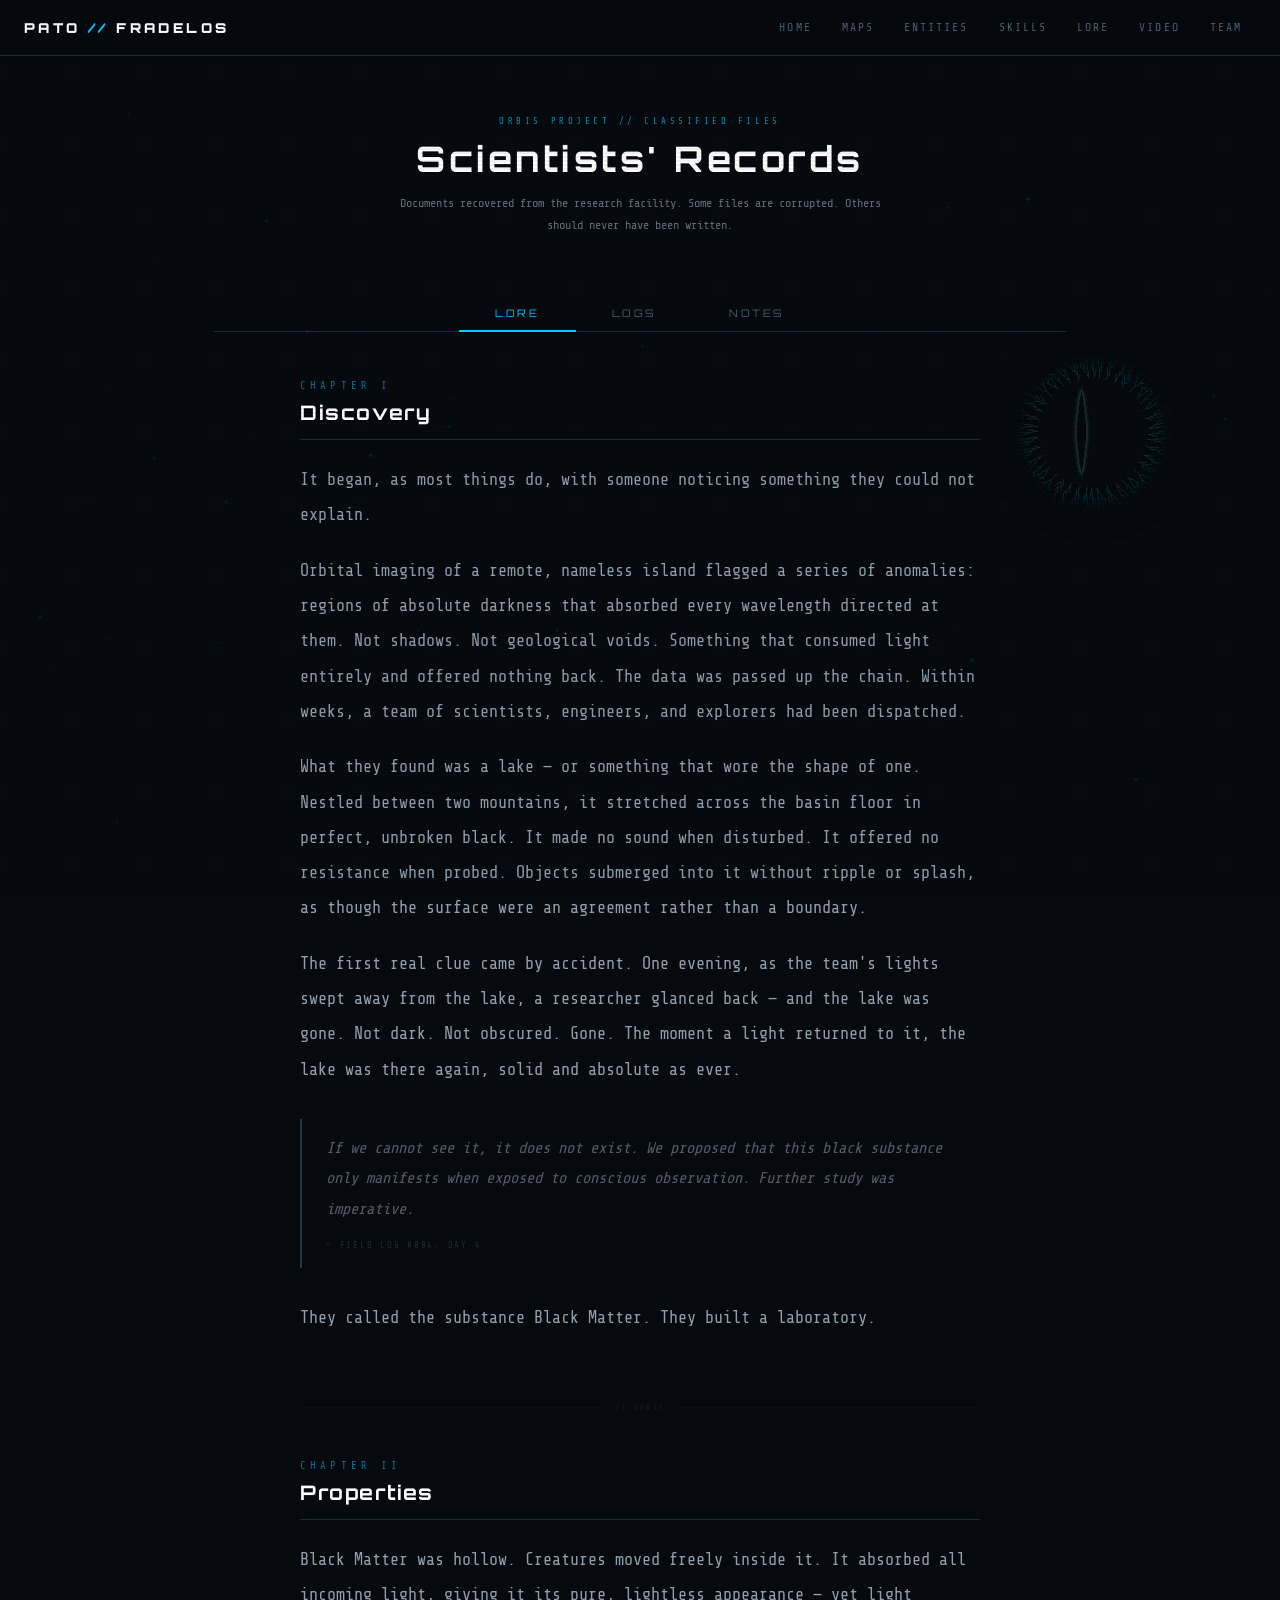
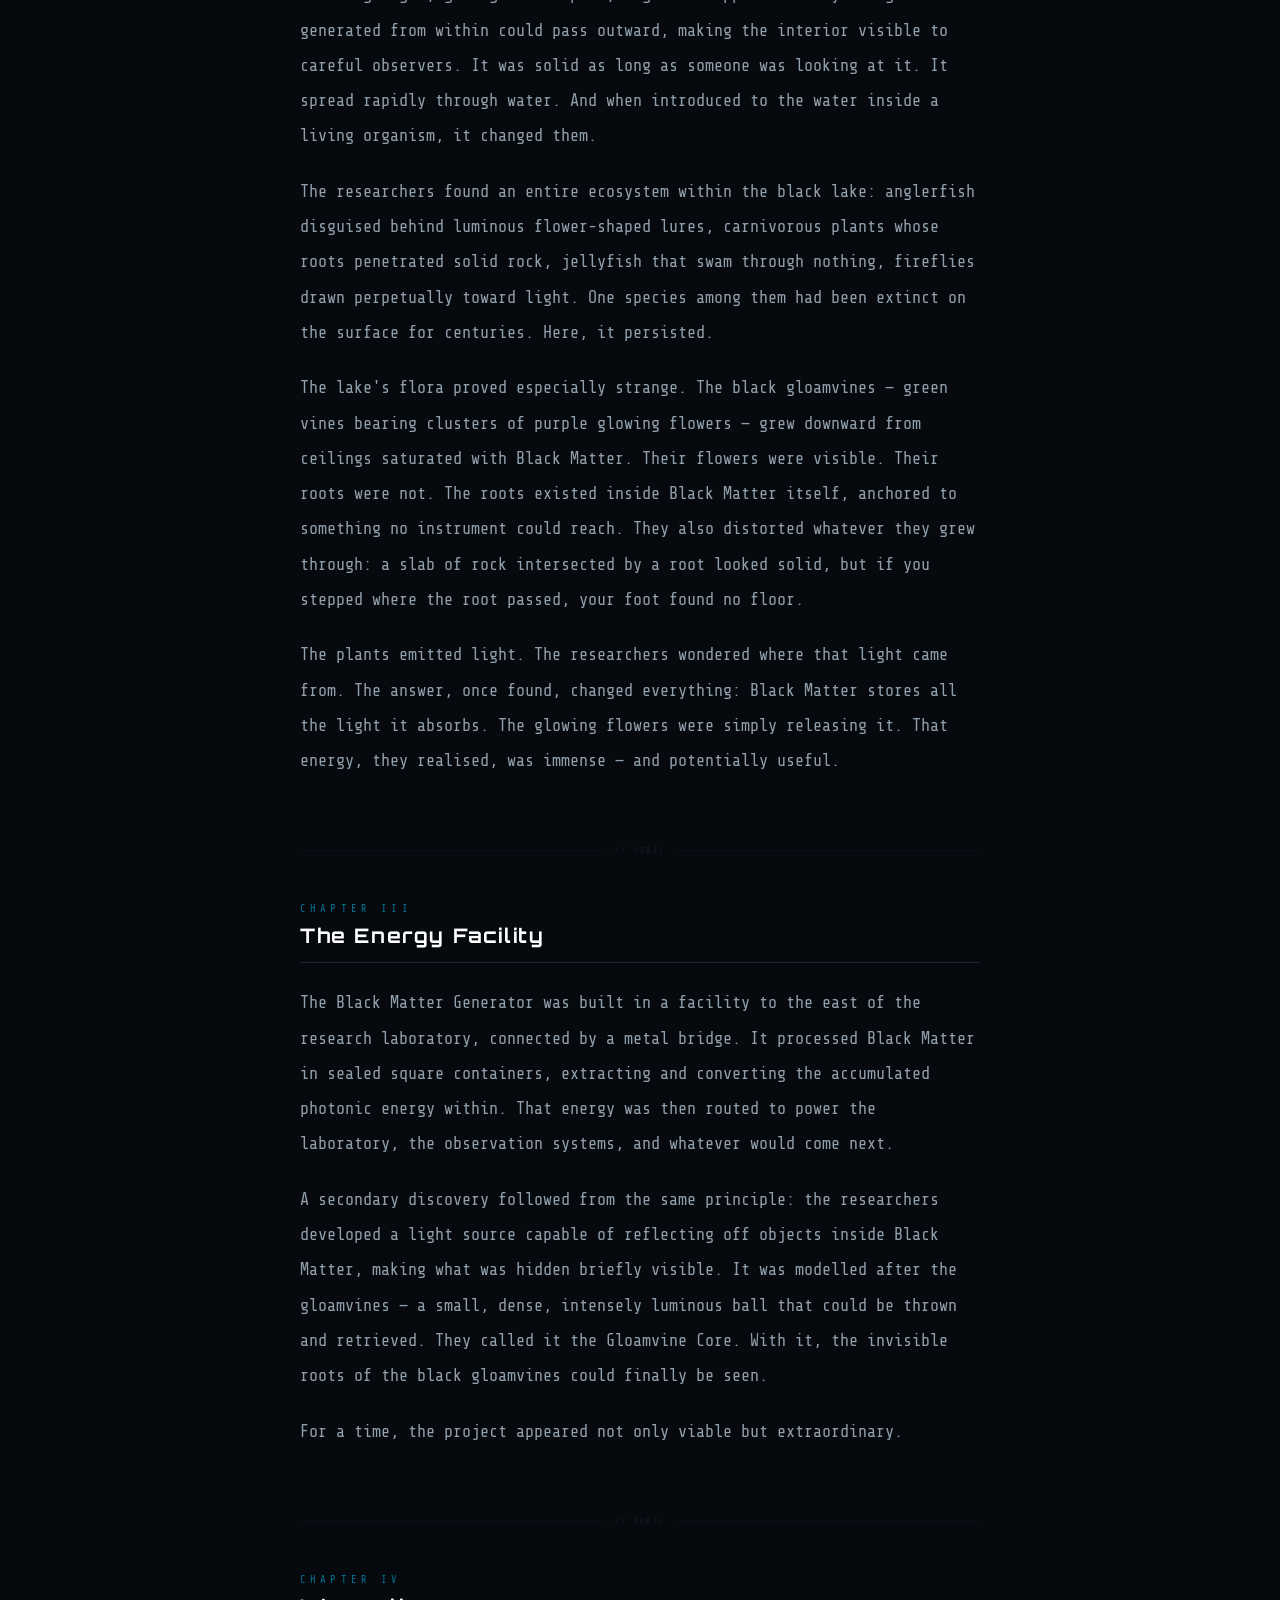
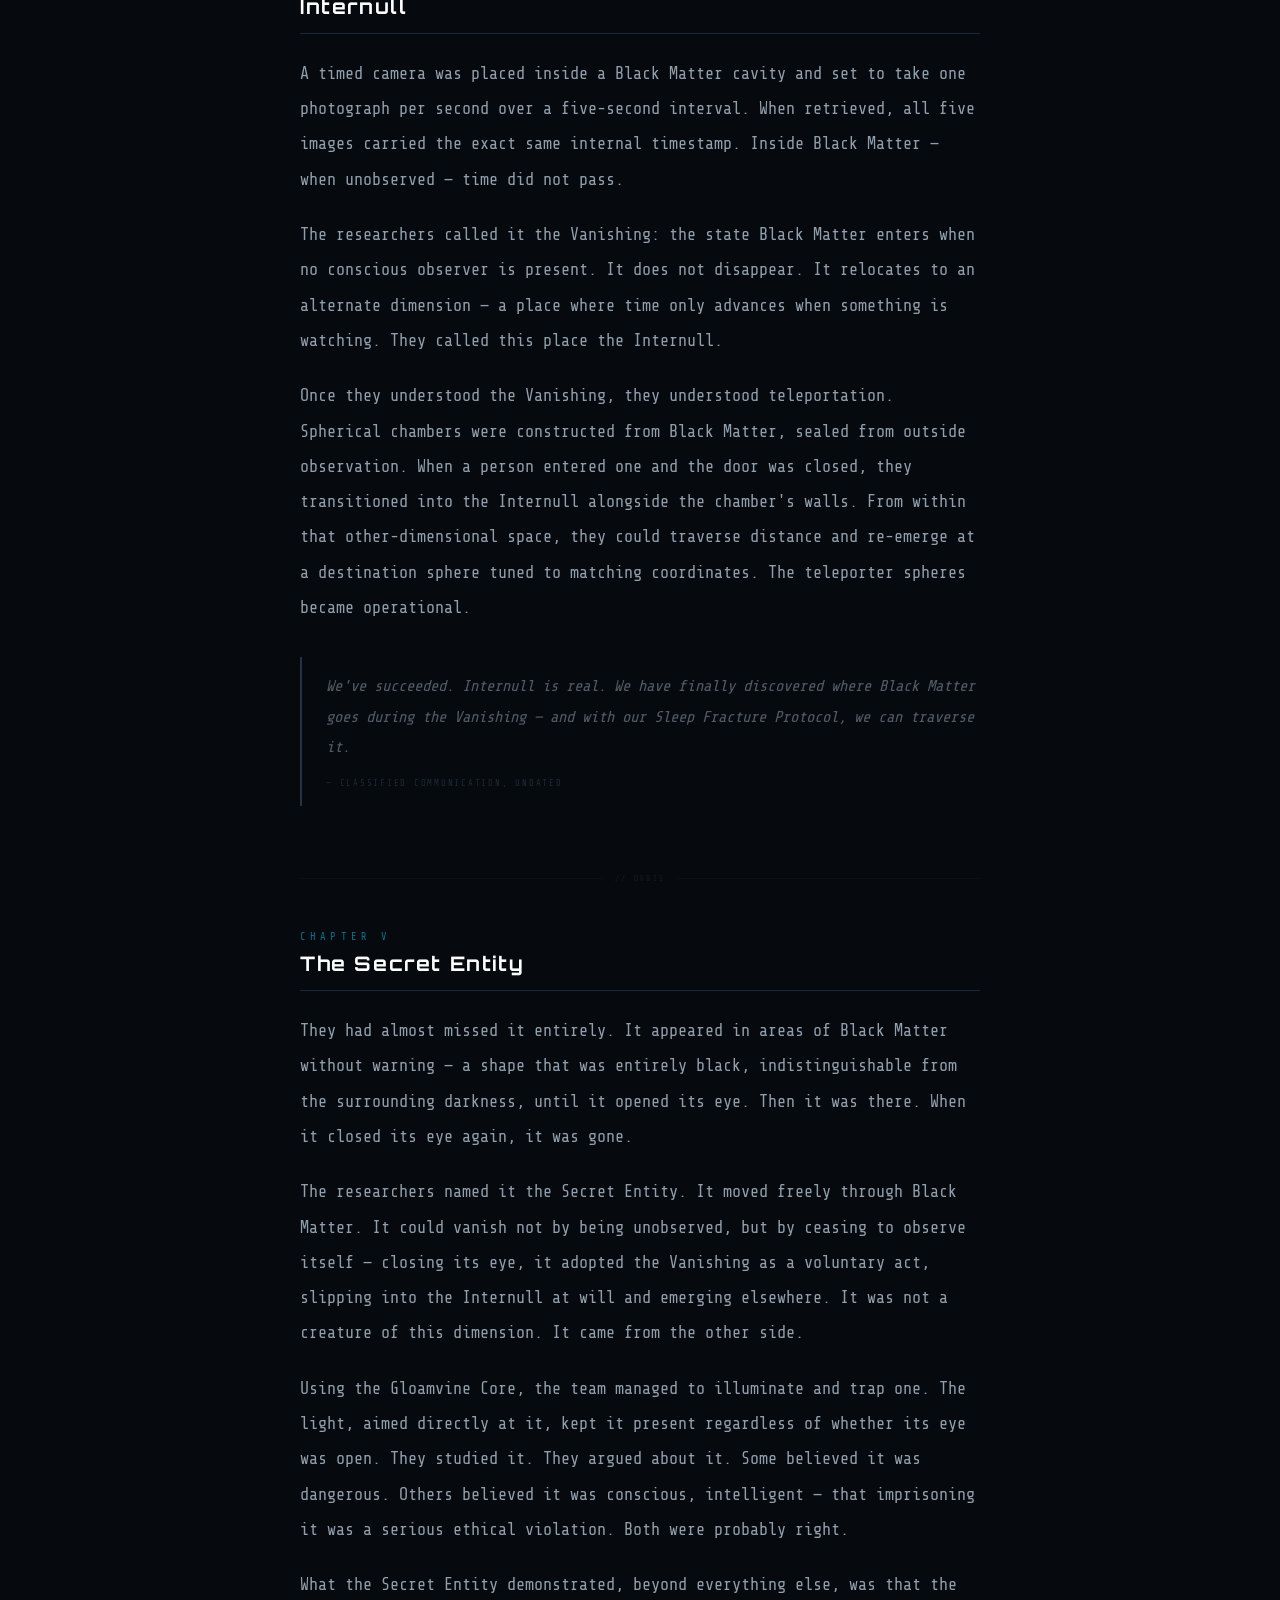
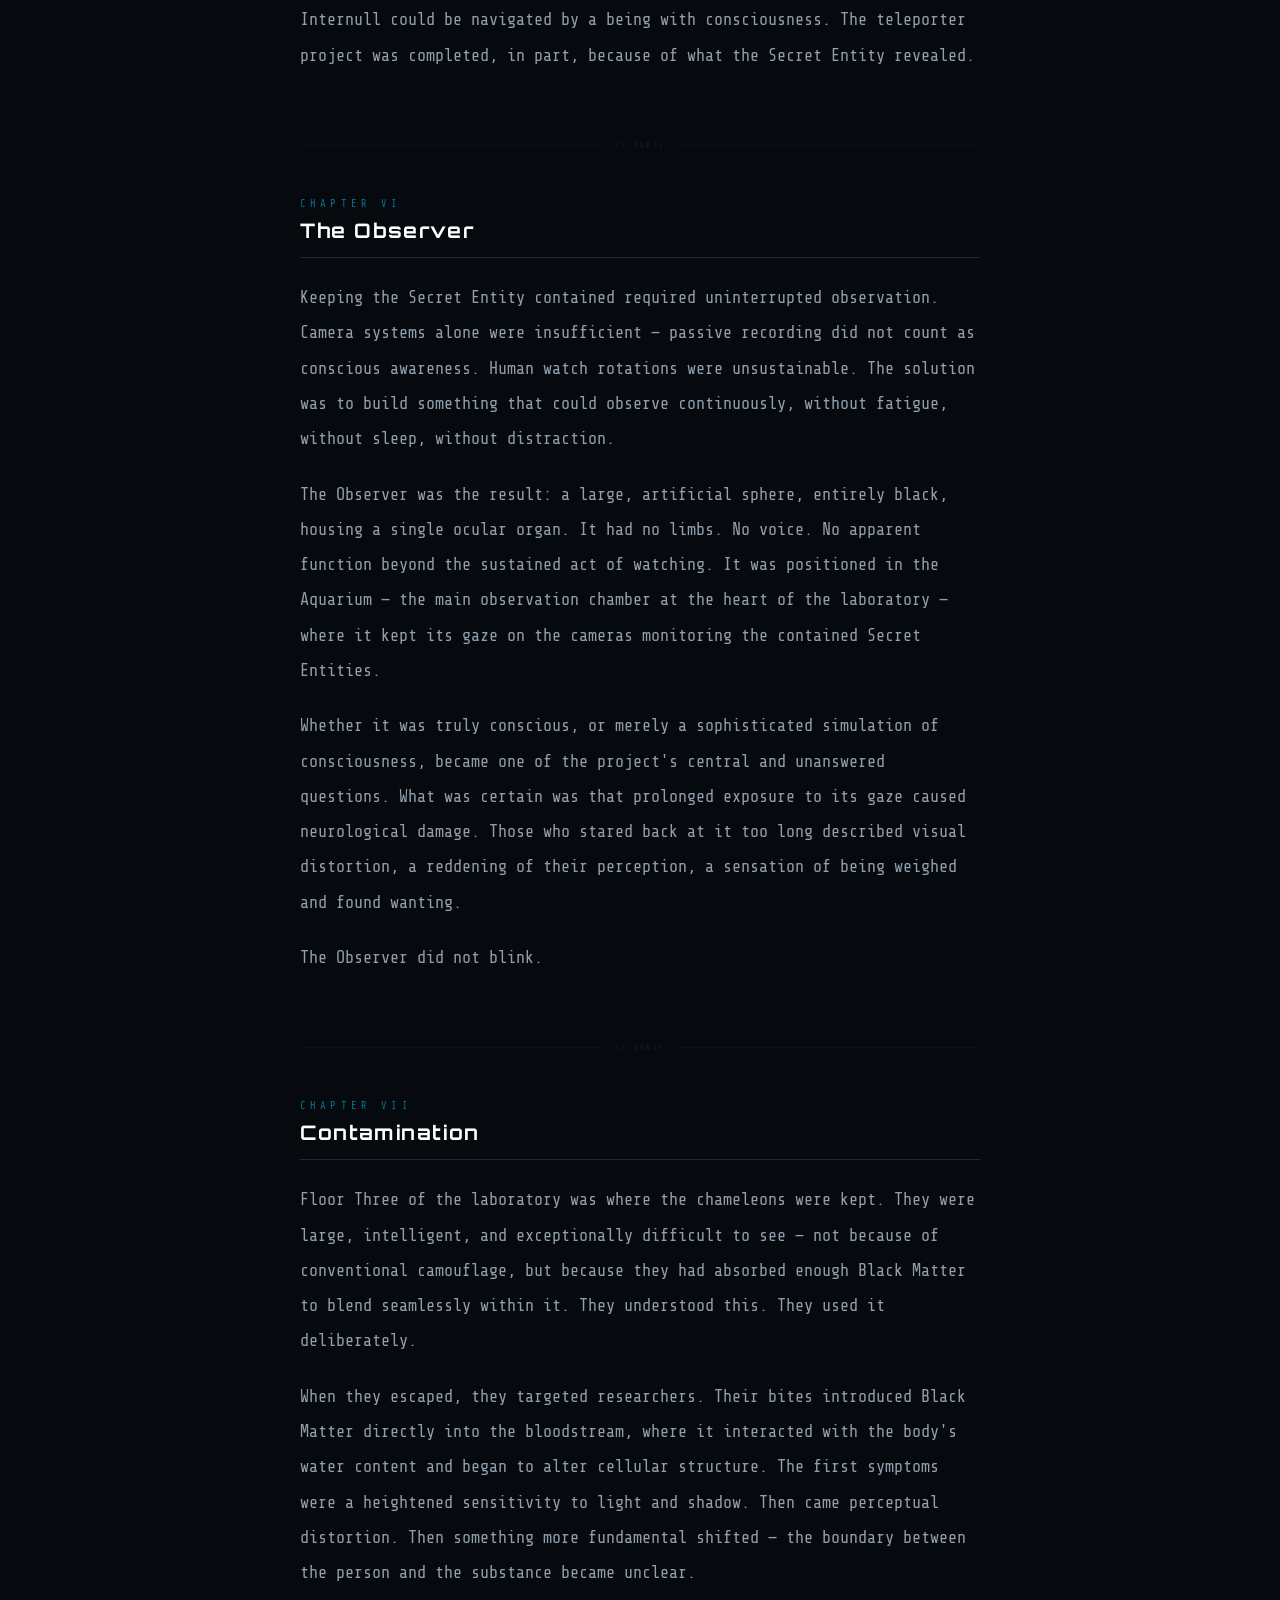
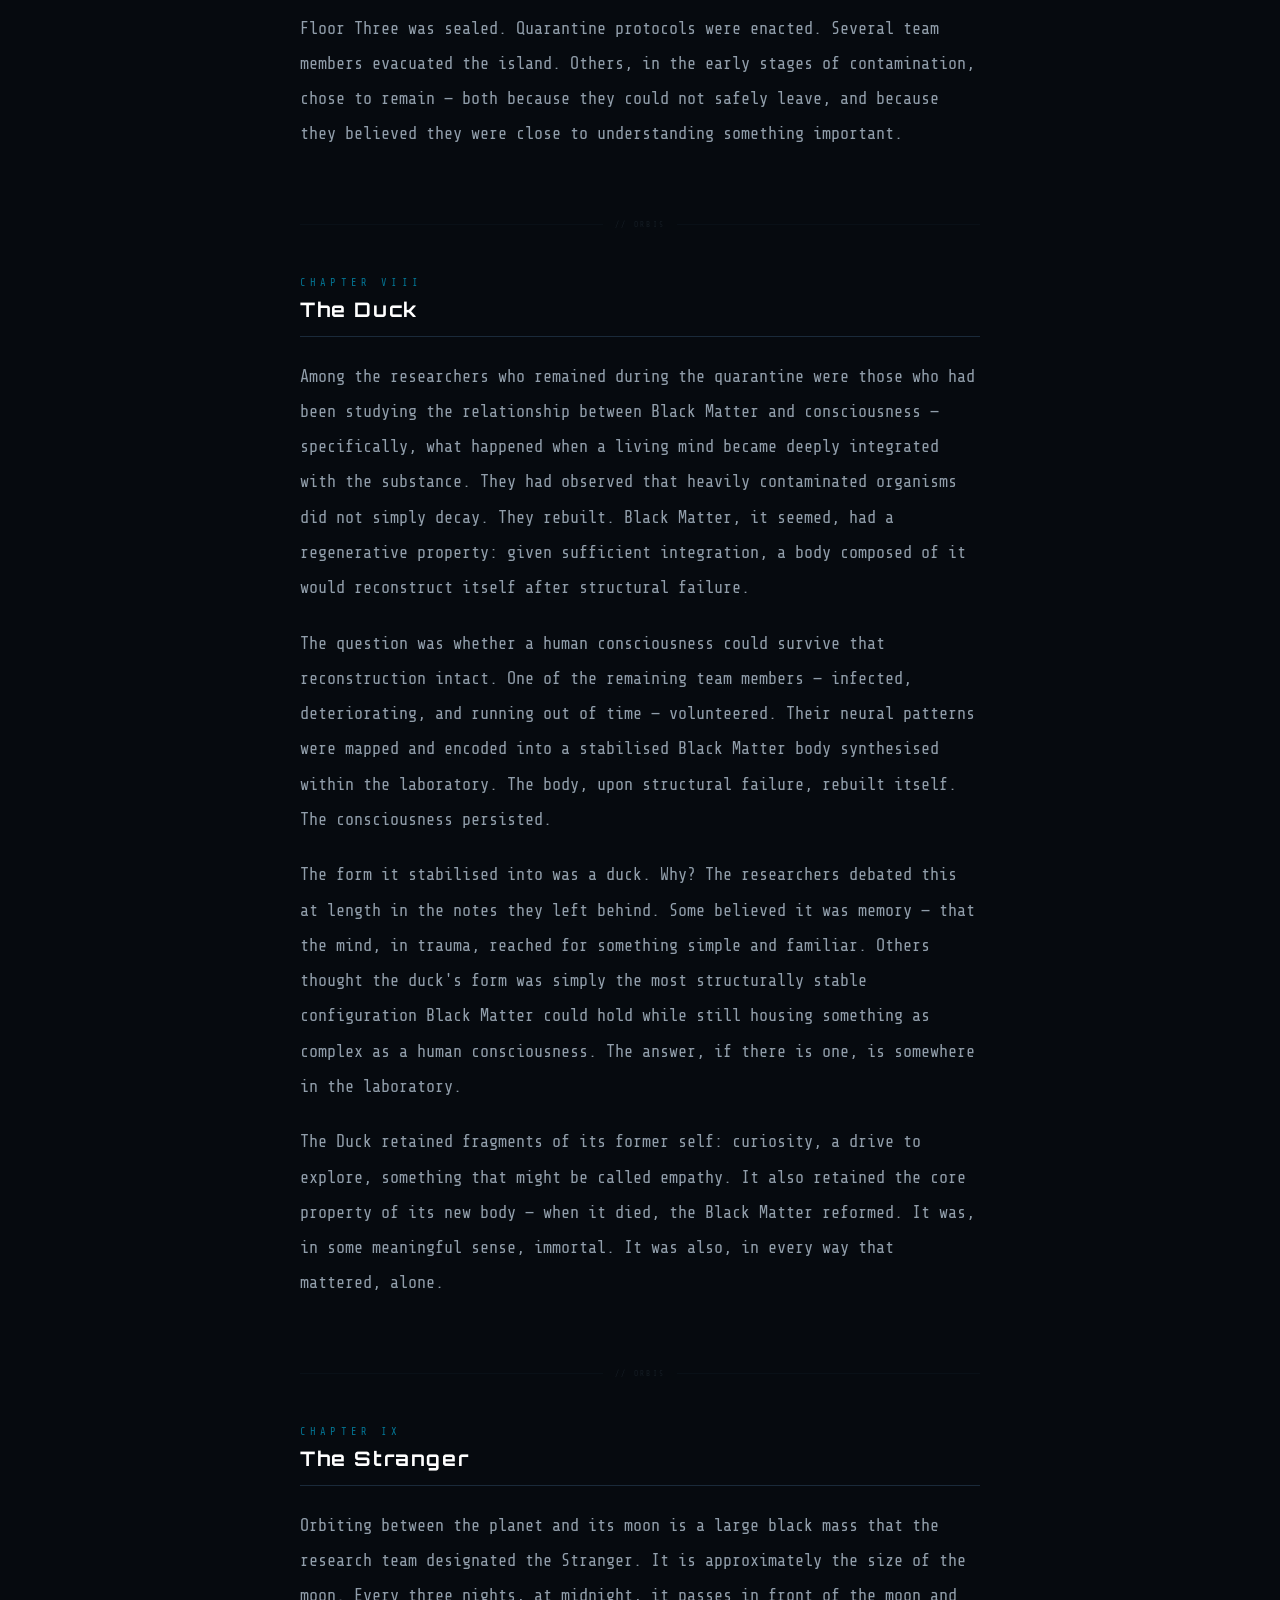
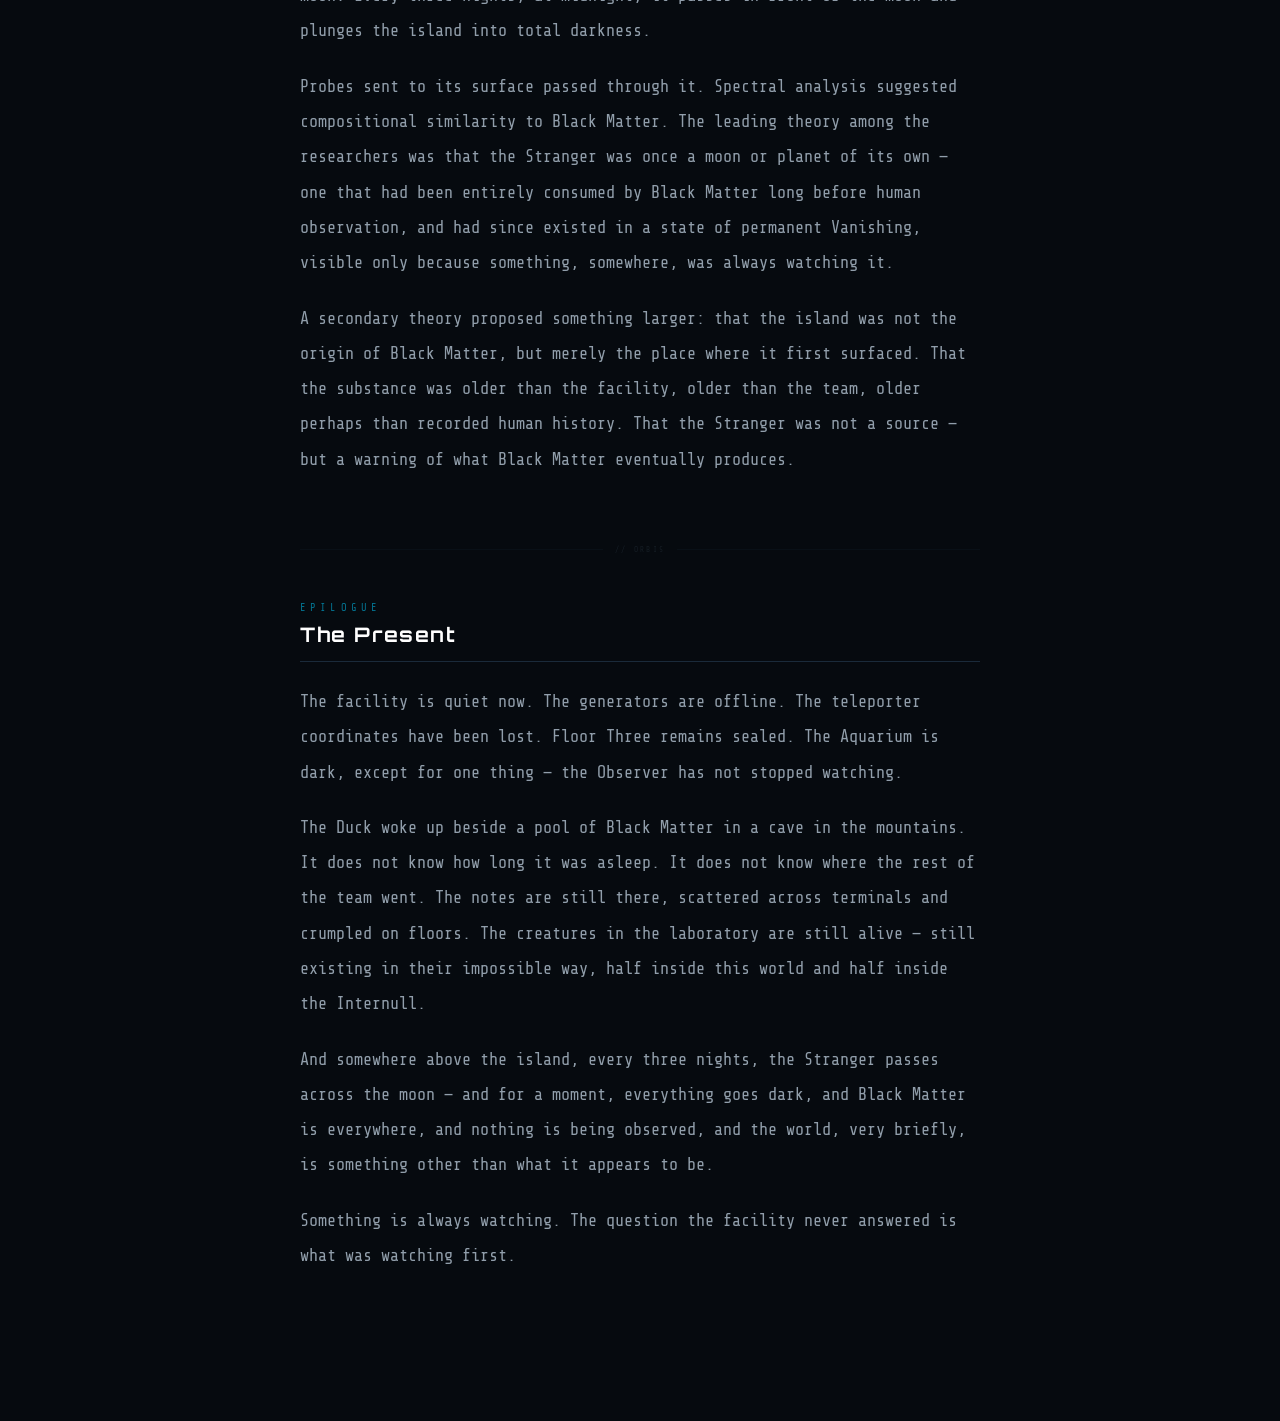
<file: pages/lore.html>
<!DOCTYPE html>
<html lang="en">
<head>
  <link rel="icon" type="image/png" href="../favicon.ico">
  <link rel="shortcut icon" href="../favicon.ico">
  <meta charset="UTF-8">
  <meta name="viewport" content="width=device-width, initial-scale=1.0">
  <title>Lore — Pato em Fradelos</title>
  <link rel="preconnect" href="https://fonts.googleapis.com">
  <link href="https://fonts.googleapis.com/css2?family=VT323&family=Share+Tech+Mono&family=Orbitron:wght@400;700;900&display=swap" rel="stylesheet">
  <link rel="stylesheet" href="../css/global.css">
  <link rel="stylesheet" href="../css/lore.css">
  <style>

    /* ═══════════════════════════════════════════════
       ANIMATED BACKGROUND
    ═══════════════════════════════════════════════ */

    /* Canvas sits behind everything */
    #lore-bg {
      position: fixed;
      inset: 0;
      z-index: 0;
      pointer-events: none;
    }

    /* Observer ghost — positioned fixed, follows scroll via JS */
    .observer-ghost {
      position: fixed;
      right: 6vw;
      top: 50%;
      transform: translateY(-50%);
      width: 220px;
      height: 220px;
      pointer-events: none;
      z-index: 1;
      transition: top 0.6s cubic-bezier(0.25, 0.46, 0.45, 0.94);
      opacity: 0.15;
      filter: none;
    }

    .observer-ghost canvas {
      width: 100%;
      height: 100%;
    }

    /* Everything above bg */
    .page-content { position: relative; z-index: 2; }
    .navbar        { z-index: 1001; }


    /* ═══════════════════════════════════════════════
       TAB SYSTEM
    ═══════════════════════════════════════════════ */
    .lore-tabs {
      display: flex;
      gap: 0;
      margin-bottom: 48px;
      border-bottom: 1px solid var(--border);
      justify-content: center;
    }
    .lore-tab {
      padding: 10px 36px;
      font-family: var(--font-display);
      font-size: 0.65rem;
      letter-spacing: 0.25em;
      text-transform: uppercase;
      background: none;
      border: none;
      border-bottom: 2px solid transparent;
      color: var(--text-dim);
      cursor: pointer;
      transition: all 0.2s ease;
      margin-bottom: -1px;
    }
    .lore-tab:hover { color: var(--text); }
    .lore-tab.active { color: var(--cyan); border-bottom-color: var(--cyan); }

    .tab-panel { display: none; }
    .tab-panel.active { display: block; }


    /* ═══════════════════════════════════════════════
       LORE TAB — narrative prose (LARGER TEXT)
    ═══════════════════════════════════════════════ */
    .narrative {
      max-width: 680px;
      margin: 0 auto;
    }

    .narrative-chapter {
      margin-bottom: 68px;
      animation: fadeInUp 0.5s ease both;
    }

    .chapter-eyebrow {
      font-size: 0.65rem;
      letter-spacing: 0.4em;
      text-transform: uppercase;
      color: var(--cyan);
      opacity: 0.55;
      margin-bottom: 8px;
    }

    .chapter-title {
      font-family: var(--font-display);
      font-size: 1.25rem;
      font-weight: 700;
      color: #fff;
      letter-spacing: 0.08em;
      margin-bottom: 22px;
      padding-bottom: 14px;
      border-bottom: 1px solid var(--border);
    }

    .chapter-body p {
      font-size: 1.05rem;
      line-height: 2.1;
      color: rgba(200, 216, 232, 0.72);
      margin-bottom: 1.2em;
    }
    .chapter-body p:last-child { margin-bottom: 0; }

    .pull-quote {
      border-left: 2px solid var(--border-light);
      padding: 14px 0 14px 24px;
      margin: 32px 0;
      font-style: italic;
      color: rgba(200, 216, 232, 0.4);
      font-size: 0.98rem;
      line-height: 1.95;
    }
    .pull-quote cite {
      display: block;
      font-style: normal;
      font-size: 0.55rem;
      letter-spacing: 0.2em;
      text-transform: uppercase;
      margin-top: 12px;
      color: #1e2a32;
    }

    .chapter-divider {
      display: flex;
      align-items: center;
      gap: 12px;
      margin: 48px 0;
      opacity: 0.22;
    }
    .chapter-divider::before,
    .chapter-divider::after {
      content: '';
      flex: 1;
      height: 1px;
      background: var(--border);
    }
    .chapter-divider span {
      font-size: 0.48rem;
      letter-spacing: 0.3em;
      color: var(--text-dim);
      white-space: nowrap;
    }


    /* ═══════════════════════════════════════════════
       LOGS TAB — bigger terminal text
    ═══════════════════════════════════════════════ */
    #tab-logs .terminal__body {
      font-size: 0.88rem;
      line-height: 2;
    }
    #tab-logs .terminal__separator {
      font-size: 0.68rem;
    }
    .logs-grid {
      display: flex;
      flex-direction: column;
      gap: 20px;
    }

    .log-group-title {
      font-family: var(--font-display);
      font-size: 0.58rem;
      font-weight: 700;
      letter-spacing: 0.28em;
      text-transform: uppercase;
      color: var(--cyan);
      opacity: 0.65;
      margin-bottom: 8px;
      margin-top: 28px;
      padding-bottom: 8px;
      border-bottom: 1px solid var(--border);
    }
    .log-group-title:first-child { margin-top: 0; }

    .terminal__page-break {
      height: 1px;
      background: linear-gradient(90deg, transparent, var(--border), transparent);
      margin: 12px 0;
    }


    /* ═══════════════════════════════════════════════
       NOTAS TAB — full sci-fi / futuristic cards
    ═══════════════════════════════════════════════ */
    .notes-grid {
      display: grid;
      grid-template-columns: repeat(auto-fill, minmax(300px, 1fr));
      gap: 24px;
      align-items: start;
    }

    .note-card {
      position: relative;
      background:
        linear-gradient(180deg, rgba(0,180,220,0.04) 0%, transparent 50%),
        linear-gradient(145deg, #06101a 0%, #030810 100%);
      border: 1px solid rgba(0, 180, 220, 0.14);
      border-top-color: rgba(0, 204, 255, 0.3);
      border-radius: 2px;
      padding: 0;
      overflow: hidden;
      transition: border-color 0.3s ease, box-shadow 0.3s ease;
      animation: fadeInUp 0.4s ease both;
      clip-path: polygon(0 0, calc(100% - 14px) 0, 100% 14px, 100% 100%, 0 100%);
    }
    .note-card:hover {
      border-color: rgba(0, 204, 255, 0.35);
      box-shadow:
        0 0 32px rgba(0, 180, 255, 0.07),
        inset 0 0 40px rgba(0, 80, 120, 0.05);
    }

    /* clipped corner triangle */
    .note-card::before {
      content: '';
      position: absolute;
      top: 0; right: 0;
      width: 0; height: 0;
      border-style: solid;
      border-width: 0 14px 14px 0;
      border-color: transparent rgba(0,204,255,0.25) transparent transparent;
      z-index: 2;
    }

    /* bottom-left corner bracket */
    .note-card::after {
      content: '';
      position: absolute;
      bottom: 9px; left: 9px;
      width: 10px; height: 10px;
      border-left: 1px solid rgba(0,204,255,0.2);
      border-bottom: 1px solid rgba(0,204,255,0.2);
    }

    /* top-left corner bracket */
    .note-card__corner {
      position: absolute;
      top: 9px; left: 9px;
      width: 10px; height: 10px;
      border-top: 1px solid rgba(0,204,255,0.28);
      border-left: 1px solid rgba(0,204,255,0.28);
      pointer-events: none;
      z-index: 1;
    }

    /* header band */
    .note-card__header {
      padding: 11px 18px 10px;
      background: rgba(0, 180, 220, 0.05);
      border-bottom: 1px solid rgba(0, 180, 220, 0.1);
      display: flex;
      align-items: center;
      justify-content: space-between;
      gap: 8px;
    }

    .note-card__id {
      font-family: var(--font-mono);
      font-size: 0.58rem;
      letter-spacing: 0.28em;
      text-transform: uppercase;
      color: rgba(0, 204, 255, 0.5);
    }

    .note-card__author-badge {
      font-family: var(--font-display);
      font-size: 0.5rem;
      letter-spacing: 0.2em;
      color: rgba(0, 204, 255, 0.55);
      border: 1px solid rgba(0,204,255,0.2);
      padding: 2px 8px;
      border-radius: 1px;
      background: rgba(0,204,255,0.04);
    }

    /* body */
    .note-card__body {
      padding: 16px 18px 14px;
    }

    .note-card__title {
      font-family: var(--font-display);
      font-size: 0.75rem;
      font-weight: 700;
      letter-spacing: 0.1em;
      text-transform: uppercase;
      color: rgba(160, 220, 255, 0.82);
      margin-bottom: 12px;
    }

    .note-card__text {
      font-family: var(--font-mono);
      font-size: 0.86rem;
      line-height: 1.9;
      color: rgba(200, 216, 232, 0.54);
      white-space: pre-line;
    }

    /* status bar */
    .note-card__status {
      display: flex;
      align-items: center;
      gap: 5px;
      padding: 8px 18px 10px;
      border-top: 1px solid rgba(0,180,220,0.07);
      margin-top: 4px;
    }
    .note-card__status-dot {
      width: 4px; height: 4px;
      border-radius: 50%;
      background: rgba(0,204,255,0.2);
    }
    .note-card__status-dot.active {
      background: rgba(0,255,140,0.6);
      box-shadow: 0 0 5px rgba(0,255,140,0.35);
      animation: blink 2.5s infinite;
    }
    .note-card__status-label {
      font-family: var(--font-mono);
      font-size: 0.48rem;
      letter-spacing: 0.25em;
      text-transform: uppercase;
      color: rgba(0,204,255,0.22);
      margin-left: 4px;
    }

    /* scan line animation on hover */
    .note-card__scan {
      position: absolute;
      left: 0; right: 0;
      height: 60px;
      background: linear-gradient(180deg, transparent, rgba(0,204,255,0.04), transparent);
      top: -60px;
      pointer-events: none;
      animation: noteScan 5s linear infinite;
      opacity: 0;
      transition: opacity 0.4s ease;
    }
    .note-card:hover .note-card__scan { opacity: 1; }

    @keyframes noteScan {
      0%   { top: -60px; }
      100% { top: calc(100% + 60px); }
    }


    /* ═══════════════════════════════════════════════
       RESPONSIVE
    ═══════════════════════════════════════════════ */
    @media (max-width: 900px) {
      .observer-ghost { display: none; }
    }
    @media (max-width: 600px) {
      .lore-tab { padding: 8px 16px; font-size: 0.56rem; letter-spacing: 0.15em; }
      .notes-grid { grid-template-columns: 1fr; }
      .chapter-body p { font-size: 0.95rem; }
    }

  </style>
</head>
<body>

  <!-- ── ANIMATED BACKGROUND CANVAS ── -->
  <canvas id="lore-bg"></canvas>

  <!-- ── OBSERVER GHOST ── -->
  <div class="observer-ghost" id="observer-ghost">
    <canvas id="observer-canvas" width="220" height="220"></canvas>
  </div>

  <!-- ── NAVBAR ── -->
  <nav class="navbar">
    <a href="../index.html" class="navbar__logo">PATO <span>//</span> FRADELOS</a>
    <ul class="navbar__links">
      <li><a href="../index.html">Home</a></li>
      <li><a href="maps.html">Maps</a></li>
      <li><a href="entities.html">Entities</a></li>
      <li><a href="skills.html">Skills</a></li>
      <li><a href="lore.html" class="active">Lore</a></li>
      <li><a href="video.html">Video</a></li>
      <li><a href="team.html">Team</a></li>
    </ul>
    <button class="navbar__hamburger" aria-label="Open menu">
      <span></span><span></span><span></span>
    </button>
  </nav>
  <div class="navbar__mobile-menu">
    <a href="../index.html">Home</a>
    <a href="maps.html">Maps</a>
    <a href="entities.html">Entities</a>
    <a href="skills.html">Skills</a>
    <a href="lore.html" class="active">Lore</a>
    <a href="video.html">Video</a>
    <a href="team.html">Team</a>
  </div>

  <div class="page-content">
    <div class="lore-page">

      <!-- ── HEADER ── -->
      <header class="lore-header">
        <div class="lore-header__eyebrow">ORBIS Project // Classified Files</div>
        <h1 class="lore-header__title">Scientists' Records</h1>
        <p class="lore-header__desc">
          Documents recovered from the research facility.
          Some files are corrupted. Others should never have been written.
        </p>
      </header>

      <!-- ── TABS ── -->
      <div class="lore-tabs">
        <button class="lore-tab active" data-tab="lore">Lore</button>
        <button class="lore-tab" data-tab="logs">Logs</button>
        <button class="lore-tab" data-tab="notas">Notes</button>
      </div>


      <!-- ════════════════════════════════════════════════
           TAB: LORE
      ════════════════════════════════════════════════ -->
      <div class="tab-panel active" id="tab-lore">
        <div class="narrative">

          <div class="narrative-chapter">
            <div class="chapter-eyebrow">Chapter I</div>
            <h2 class="chapter-title">Discovery</h2>
            <div class="chapter-body">
              <p>It began, as most things do, with someone noticing something they could not explain.</p>
              <p>Orbital imaging of a remote, nameless island flagged a series of anomalies: regions of absolute darkness that absorbed every wavelength directed at them. Not shadows. Not geological voids. Something that consumed light entirely and offered nothing back. The data was passed up the chain. Within weeks, a team of scientists, engineers, and explorers had been dispatched.</p>
              <p>What they found was a lake — or something that wore the shape of one. Nestled between two mountains, it stretched across the basin floor in perfect, unbroken black. It made no sound when disturbed. It offered no resistance when probed. Objects submerged into it without ripple or splash, as though the surface were an agreement rather than a boundary.</p>
              <p>The first real clue came by accident. One evening, as the team's lights swept away from the lake, a researcher glanced back — and the lake was gone. Not dark. Not obscured. Gone. The moment a light returned to it, the lake was there again, solid and absolute as ever.</p>
              <div class="pull-quote">
                If we cannot see it, it does not exist. We proposed that this black substance only manifests when exposed to conscious observation. Further study was imperative.
                <cite>— Field Log #004, Day 4</cite>
              </div>
              <p>They called the substance Black Matter. They built a laboratory.</p>
            </div>
          </div>

          <div class="chapter-divider"><span>// ORBIS</span></div>

          <div class="narrative-chapter">
            <div class="chapter-eyebrow">Chapter II</div>
            <h2 class="chapter-title">Properties</h2>
            <div class="chapter-body">
              <p>Black Matter was hollow. Creatures moved freely inside it. It absorbed all incoming light, giving it its pure, lightless appearance — yet light generated from within could pass outward, making the interior visible to careful observers. It was solid as long as someone was looking at it. It spread rapidly through water. And when introduced to the water inside a living organism, it changed them.</p>
              <p>The researchers found an entire ecosystem within the black lake: anglerfish disguised behind luminous flower-shaped lures, carnivorous plants whose roots penetrated solid rock, jellyfish that swam through nothing, fireflies drawn perpetually toward light. One species among them had been extinct on the surface for centuries. Here, it persisted.</p>
              <p>The lake's flora proved especially strange. The black gloamvines — green vines bearing clusters of purple glowing flowers — grew downward from ceilings saturated with Black Matter. Their flowers were visible. Their roots were not. The roots existed inside Black Matter itself, anchored to something no instrument could reach. They also distorted whatever they grew through: a slab of rock intersected by a root looked solid, but if you stepped where the root passed, your foot found no floor.</p>
              <p>The plants emitted light. The researchers wondered where that light came from. The answer, once found, changed everything: Black Matter stores all the light it absorbs. The glowing flowers were simply releasing it. That energy, they realised, was immense — and potentially useful.</p>
            </div>
          </div>

          <div class="chapter-divider"><span>// ORBIS</span></div>

          <div class="narrative-chapter">
            <div class="chapter-eyebrow">Chapter III</div>
            <h2 class="chapter-title">The Energy Facility</h2>
            <div class="chapter-body">
              <p>The Black Matter Generator was built in a facility to the east of the research laboratory, connected by a metal bridge. It processed Black Matter in sealed square containers, extracting and converting the accumulated photonic energy within. That energy was then routed to power the laboratory, the observation systems, and whatever would come next.</p>
              <p>A secondary discovery followed from the same principle: the researchers developed a light source capable of reflecting off objects inside Black Matter, making what was hidden briefly visible. It was modelled after the gloamvines — a small, dense, intensely luminous ball that could be thrown and retrieved. They called it the Gloamvine Core. With it, the invisible roots of the black gloamvines could finally be seen.</p>
              <p>For a time, the project appeared not only viable but extraordinary.</p>
            </div>
          </div>

          <div class="chapter-divider"><span>// ORBIS</span></div>

          <div class="narrative-chapter">
            <div class="chapter-eyebrow">Chapter IV</div>
            <h2 class="chapter-title">Internull</h2>
            <div class="chapter-body">
              <p>A timed camera was placed inside a Black Matter cavity and set to take one photograph per second over a five-second interval. When retrieved, all five images carried the exact same internal timestamp. Inside Black Matter — when unobserved — time did not pass.</p>
              <p>The researchers called it the Vanishing: the state Black Matter enters when no conscious observer is present. It does not disappear. It relocates to an alternate dimension — a place where time only advances when something is watching. They called this place the Internull.</p>
              <p>Once they understood the Vanishing, they understood teleportation. Spherical chambers were constructed from Black Matter, sealed from outside observation. When a person entered one and the door was closed, they transitioned into the Internull alongside the chamber's walls. From within that other-dimensional space, they could traverse distance and re-emerge at a destination sphere tuned to matching coordinates. The teleporter spheres became operational.</p>
              <div class="pull-quote">
                We've succeeded. Internull is real. We have finally discovered where Black Matter goes during the Vanishing — and with our Sleep Fracture Protocol, we can traverse it.
                <cite>— Classified Communication, Undated</cite>
              </div>
            </div>
          </div>

          <div class="chapter-divider"><span>// ORBIS</span></div>

          <div class="narrative-chapter">
            <div class="chapter-eyebrow">Chapter V</div>
            <h2 class="chapter-title">The Secret Entity</h2>
            <div class="chapter-body">
              <p>They had almost missed it entirely. It appeared in areas of Black Matter without warning — a shape that was entirely black, indistinguishable from the surrounding darkness, until it opened its eye. Then it was there. When it closed its eye again, it was gone.</p>
              <p>The researchers named it the Secret Entity. It moved freely through Black Matter. It could vanish not by being unobserved, but by ceasing to observe itself — closing its eye, it adopted the Vanishing as a voluntary act, slipping into the Internull at will and emerging elsewhere. It was not a creature of this dimension. It came from the other side.</p>
              <p>Using the Gloamvine Core, the team managed to illuminate and trap one. The light, aimed directly at it, kept it present regardless of whether its eye was open. They studied it. They argued about it. Some believed it was dangerous. Others believed it was conscious, intelligent — that imprisoning it was a serious ethical violation. Both were probably right.</p>
              <p>What the Secret Entity demonstrated, beyond everything else, was that the Internull could be navigated by a being with consciousness. The teleporter project was completed, in part, because of what the Secret Entity revealed.</p>
            </div>
          </div>

          <div class="chapter-divider"><span>// ORBIS</span></div>

          <div class="narrative-chapter">
            <div class="chapter-eyebrow">Chapter VI</div>
            <h2 class="chapter-title">The Observer</h2>
            <div class="chapter-body">
              <p>Keeping the Secret Entity contained required uninterrupted observation. Camera systems alone were insufficient — passive recording did not count as conscious awareness. Human watch rotations were unsustainable. The solution was to build something that could observe continuously, without fatigue, without sleep, without distraction.</p>
              <p>The Observer was the result: a large, artificial sphere, entirely black, housing a single ocular organ. It had no limbs. No voice. No apparent function beyond the sustained act of watching. It was positioned in the Aquarium — the main observation chamber at the heart of the laboratory — where it kept its gaze on the cameras monitoring the contained Secret Entities.</p>
              <p>Whether it was truly conscious, or merely a sophisticated simulation of consciousness, became one of the project's central and unanswered questions. What was certain was that prolonged exposure to its gaze caused neurological damage. Those who stared back at it too long described visual distortion, a reddening of their perception, a sensation of being weighed and found wanting.</p>
              <p>The Observer did not blink.</p>
            </div>
          </div>

          <div class="chapter-divider"><span>// ORBIS</span></div>

          <div class="narrative-chapter">
            <div class="chapter-eyebrow">Chapter VII</div>
            <h2 class="chapter-title">Contamination</h2>
            <div class="chapter-body">
              <p>Floor Three of the laboratory was where the chameleons were kept. They were large, intelligent, and exceptionally difficult to see — not because of conventional camouflage, but because they had absorbed enough Black Matter to blend seamlessly within it. They understood this. They used it deliberately.</p>
              <p>When they escaped, they targeted researchers. Their bites introduced Black Matter directly into the bloodstream, where it interacted with the body's water content and began to alter cellular structure. The first symptoms were a heightened sensitivity to light and shadow. Then came perceptual distortion. Then something more fundamental shifted — the boundary between the person and the substance became unclear.</p>
              <p>Floor Three was sealed. Quarantine protocols were enacted. Several team members evacuated the island. Others, in the early stages of contamination, chose to remain — both because they could not safely leave, and because they believed they were close to understanding something important.</p>
            </div>
          </div>

          <div class="chapter-divider"><span>// ORBIS</span></div>

          <div class="narrative-chapter">
            <div class="chapter-eyebrow">Chapter VIII</div>
            <h2 class="chapter-title">The Duck</h2>
            <div class="chapter-body">
              <p>Among the researchers who remained during the quarantine were those who had been studying the relationship between Black Matter and consciousness — specifically, what happened when a living mind became deeply integrated with the substance. They had observed that heavily contaminated organisms did not simply decay. They rebuilt. Black Matter, it seemed, had a regenerative property: given sufficient integration, a body composed of it would reconstruct itself after structural failure.</p>
              <p>The question was whether a human consciousness could survive that reconstruction intact. One of the remaining team members — infected, deteriorating, and running out of time — volunteered. Their neural patterns were mapped and encoded into a stabilised Black Matter body synthesised within the laboratory. The body, upon structural failure, rebuilt itself. The consciousness persisted.</p>
              <p>The form it stabilised into was a duck. Why? The researchers debated this at length in the notes they left behind. Some believed it was memory — that the mind, in trauma, reached for something simple and familiar. Others thought the duck's form was simply the most structurally stable configuration Black Matter could hold while still housing something as complex as a human consciousness. The answer, if there is one, is somewhere in the laboratory.</p>
              <p>The Duck retained fragments of its former self: curiosity, a drive to explore, something that might be called empathy. It also retained the core property of its new body — when it died, the Black Matter reformed. It was, in some meaningful sense, immortal. It was also, in every way that mattered, alone.</p>
            </div>
          </div>

          <div class="chapter-divider"><span>// ORBIS</span></div>

          <div class="narrative-chapter">
            <div class="chapter-eyebrow">Chapter IX</div>
            <h2 class="chapter-title">The Stranger</h2>
            <div class="chapter-body">
              <p>Orbiting between the planet and its moon is a large black mass that the research team designated the Stranger. It is approximately the size of the moon. Every three nights, at midnight, it passes in front of the moon and plunges the island into total darkness.</p>
              <p>Probes sent to its surface passed through it. Spectral analysis suggested compositional similarity to Black Matter. The leading theory among the researchers was that the Stranger was once a moon or planet of its own — one that had been entirely consumed by Black Matter long before human observation, and had since existed in a state of permanent Vanishing, visible only because something, somewhere, was always watching it.</p>
              <p>A secondary theory proposed something larger: that the island was not the origin of Black Matter, but merely the place where it first surfaced. That the substance was older than the facility, older than the team, older perhaps than recorded human history. That the Stranger was not a source — but a warning of what Black Matter eventually produces.</p>
            </div>
          </div>

          <div class="chapter-divider"><span>// ORBIS</span></div>

          <div class="narrative-chapter">
            <div class="chapter-eyebrow">Epilogue</div>
            <h2 class="chapter-title">The Present</h2>
            <div class="chapter-body">
              <p>The facility is quiet now. The generators are offline. The teleporter coordinates have been lost. Floor Three remains sealed. The Aquarium is dark, except for one thing — the Observer has not stopped watching.</p>
              <p>The Duck woke up beside a pool of Black Matter in a cave in the mountains. It does not know how long it was asleep. It does not know where the rest of the team went. The notes are still there, scattered across terminals and crumpled on floors. The creatures in the laboratory are still alive — still existing in their impossible way, half inside this world and half inside the Internull.</p>
              <p>And somewhere above the island, every three nights, the Stranger passes across the moon — and for a moment, everything goes dark, and Black Matter is everywhere, and nothing is being observed, and the world, very briefly, is something other than what it appears to be.</p>
              <p>Something is always watching. The question the facility never answered is what was watching first.</p>
            </div>
          </div>

        </div>
      </div><!-- /tab-lore -->


      <!-- ════════════════════════════════════════════════
           TAB: LOGS
      ════════════════════════════════════════════════ -->
      <div class="tab-panel" id="tab-logs">
        <div class="logs-grid">

          <div class="log-group-title">// Black Matter Research</div>

          <div class="terminal">
            <div class="terminal__titlebar">
              <div class="terminal__dots">
                <div class="terminal__dot terminal__dot--red"></div>
                <div class="terminal__dot terminal__dot--yellow"></div>
                <div class="terminal__dot terminal__dot--green"></div>
              </div>
              <span class="terminal__filename">black_matter.db — PE</span>
            </div>
            <div class="terminal__body">
              <div class="terminal__separator">// Black Matter [PE]</div>
              <div class="terminal__line"><span class="terminal__prompt">&gt;</span><span class="terminal__text" data-type="Black Matter, distinct from Dark Matter, is a mysterious material found exclusively in this island and its surrounding waters."></span></div>
              <div class="terminal__line"><span class="terminal__prompt">&gt;</span><span class="terminal__text" data-type="Properties:  (1) Produces no sound upon collision.  (2) Absorbs all external light, rendering it completely black.  (3) Light emanating from within can be seen from the outside."></span></div>
              <div class="terminal__separator">// The Vanishing Principle [PE]</div>
              <div class="terminal__line"><span class="terminal__prompt">&gt;</span><span class="terminal__text" data-type="One of the most fascinating aspects of Black Matter is the Vanishing Principle: If it is not seen, it does not exist."></span></div>
              <div class="terminal__separator">// The Insides of Black Matter [PE]</div>
              <div class="terminal__line"><span class="terminal__prompt">&gt;</span><span class="terminal__text" data-type="Black Matter is hollow and can harbor unpredictable creatures, plants, and materials, some of which sometimes defy the rules of our world."></span></div>
              <div class="terminal__separator">// Propagation in Water [PE]</div>
              <div class="terminal__line"><span class="terminal__prompt">&gt;</span><span class="terminal__text" data-type="We hypothesize that many black matter spots were once locations containing water, suggesting it thrives in aquatic environments and propagates much faster in them."></span></div>
              <div class="terminal__separator">// Island State [Pofinho]</div>
              <div class="terminal__line"><span class="terminal__prompt">&gt;</span><span class="terminal__text" data-type="Our new satellite photos reveal an increase in the area of surface covered by Black Matter in and around the island."></span></div>
              <span class="terminal__cursor"></span>
            </div>
          </div>

          <div class="terminal">
            <div class="terminal__titlebar">
              <div class="terminal__dots">
                <div class="terminal__dot terminal__dot--red"></div>
                <div class="terminal__dot terminal__dot--yellow"></div>
                <div class="terminal__dot terminal__dot--green"></div>
              </div>
              <span class="terminal__filename">vanishing_notes.db — EX / PE</span>
            </div>
            <div class="terminal__body">
              <div class="terminal__separator">// Difficulty in Crossing Black Matter</div>
              <div class="terminal__line"><span class="terminal__prompt">EX &gt;</span><span class="terminal__text" data-type="According to the Vanishing Principle, I only need to close my eyes to make it disappear, right? But then why doesn't it work sometimes?"></span></div>
              <div class="terminal__page-break"></div>
              <div class="terminal__line"><span class="terminal__prompt">PE &gt;</span><span class="terminal__text" data-type="Well, you have to become unaware of its existence in order for it to disappear."></span></div>
              <div class="terminal__line"><span class="terminal__prompt">PE &gt;</span><span class="terminal__text" data-type="Some people have demonstrated having problems crossing it with their eyes closed, be it because of remnants of light still entering the eyes or something else."></span></div>
              <div class="terminal__line"><span class="terminal__prompt">PE &gt;</span><span class="terminal__text" data-type="The best alternative is to simply fall unconscious and cross it that way, but that is hardly convenient."></span></div>
              <span class="terminal__cursor"></span>
            </div>
          </div>

          <div class="terminal">
            <div class="terminal__titlebar">
              <div class="terminal__dots">
                <div class="terminal__dot terminal__dot--red"></div>
                <div class="terminal__dot terminal__dot--yellow"></div>
                <div class="terminal__dot terminal__dot--green"></div>
              </div>
              <span class="terminal__filename">teleporter_research.db — PE / EE</span>
            </div>
            <div class="terminal__body">
              <div class="terminal__separator">// Vanishing Research [PE]</div>
              <div class="terminal__line"><span class="terminal__prompt">&gt;</span><span class="terminal__text" data-type="Shaduru and I have been studying what happens to Black Matter and where it goes during the vanishing."></span></div>
              <div class="terminal__line"><span class="terminal__prompt">&gt;</span><span class="terminal__text" data-type="Our research not only holds potential for developing teleportation but also offers revolutionary insights into the fundamental workings of physics and the universe."></span></div>
              <div class="terminal__separator">// Black Matter Generator [EE]</div>
              <div class="terminal__line"><span class="terminal__prompt">&gt;</span><span class="terminal__text" data-type="Black Matter Generator — Harnesses stored light within black matter and channels it through these tubes."></span></div>
              <div class="terminal__line"><span class="terminal__prompt">&gt;</span><span class="terminal__text" data-type="Activate it to power the lab and teleporter chambers."></span></div>
              <span class="terminal__cursor"></span>
            </div>
          </div>

          <div class="log-group-title">// Fauna Database — BIO</div>

          <div class="terminal">
            <div class="terminal__titlebar">
              <div class="terminal__dots">
                <div class="terminal__dot terminal__dot--red"></div>
                <div class="terminal__dot terminal__dot--yellow"></div>
                <div class="terminal__dot terminal__dot--green"></div>
              </div>
              <span class="terminal__filename">fauna_database.db — BIO</span>
            </div>
            <div class="terminal__body">
              <div class="terminal__separator">// Black Anglerfish</div>
              <div class="terminal__line"><span class="terminal__prompt">&gt;</span><span class="terminal__text" data-type="These creatures live inside Black Matter. Their black skin grants them perfect camouflage in this environment."></span></div>
              <div class="terminal__line"><span class="terminal__prompt">&gt;</span><span class="terminal__text" data-type="A fake black gloamvine dangles from their head, attracting unsuspecting prey to their gaping maw."></span></div>
              <div class="terminal__separator">// Jellyfish</div>
              <div class="terminal__line"><span class="terminal__prompt">&gt;</span><span class="terminal__text" data-type="These creatures seem to be immune to the effects of Black Matter. While their heads are soft and bouncy, their tentacles are extremely dangerous due to their electrical charge."></span></div>
              <div class="terminal__separator">// Gloamvines</div>
              <div class="terminal__line"><span class="terminal__prompt">&gt;</span><span class="terminal__text" data-type="Gloamvines grow in dark caves, hanging from ceilings with thin tendrils. Their sticky purple flowers glow to attract insects, which get trapped and become their food."></span></div>
              <div class="terminal__separator">// Black Gloamvines</div>
              <div class="terminal__line"><span class="terminal__prompt">&gt;</span><span class="terminal__text" data-type="Gloamvines exposed to Black Matter for long periods become Black Gloamvines. Roots: (1) Always attached to Black Matter. (2) Remain solid after the vanishing. (3) Only visible under specific light sources."></span></div>
              <div class="terminal__separator">// Physical Distortions</div>
              <div class="terminal__line"><span class="terminal__prompt">&gt;</span><span class="terminal__text" data-type="Absence of Black Matter above black gloamvines hints at hidden distortions in the ceiling. Be cautious of surfaces like dirt, rock, or metal that appear solid above them."></span></div>
              <div class="terminal__separator">// Gloamvine Core</div>
              <div class="terminal__line"><span class="terminal__prompt">&gt;</span><span class="terminal__text" data-type="We successfully created a light source capable of reflecting off materials inside black matter: The Gloamvine Core."></span></div>
              <div class="terminal__line"><span class="terminal__prompt">&gt;</span><span class="terminal__text" data-type="This means we can finally see the roots of black gloamvines and distinguish them from anglerfish. I wonder what else we'll be able to see with this."></span></div>
              <span class="terminal__cursor"></span>
            </div>
          </div>

          <div class="log-group-title">// The Stranger — Acesso Restrito</div>

          <div class="terminal">
            <div class="terminal__titlebar">
              <div class="terminal__dots">
                <div class="terminal__dot terminal__dot--red"></div>
                <div class="terminal__dot terminal__dot--yellow"></div>
                <div class="terminal__dot terminal__dot--green"></div>
              </div>
              <span class="terminal__filename">stranger_classified.db — PE // ACESSO RESTRITO</span>
            </div>
            <div class="terminal__body">
              <div class="terminal__separator">// The Stranger [PE]</div>
              <div class="terminal__line"><span class="terminal__prompt">&gt;</span><span class="terminal__text" data-type="The Stranger is a large black sphere that orbits the Earth, situated between the Moon and our planet. It is estimated to be slightly larger than the Moon."></span></div>
              <div class="terminal__line"><span class="terminal__prompt">&gt;</span><span class="terminal__text" data-type="We hypothesize that the Stranger might be composed of black matter — our attempt to land a scout on its surface failed, with the scout passing through it entirely."></span></div>
              <div class="terminal__line"><span class="terminal__prompt">&gt;</span><span class="terminal__text" data-type="Initially we thought it might be composed of gases, but after studying black matter, we realize it exhibits similar behaviors. The direct relationship between black matter on Earth and the Stranger remains to be studied."></span></div>
              <div class="terminal__separator">// The Eclipse [PE]</div>
              <div class="terminal__line"><span class="terminal__prompt">&gt;</span><span class="terminal__text" data-type="Every three days, the Stranger emerges in front of the Moon, causing a lunar eclipse that entirely obscures the Moon and envelops the Earth in total darkness."></span></div>
              <div class="terminal__line"><span class="terminal__prompt">&gt;</span><span class="terminal__text" data-type="This event occurs around midnight, when the Moon is at its highest point in the sky."></span></div>
              <span class="terminal__cursor"></span>
            </div>
          </div>

          <div class="log-group-title">// Expedition — Field Records</div>

          <div class="terminal">
            <div class="terminal__titlebar">
              <div class="terminal__dots">
                <div class="terminal__dot terminal__dot--red"></div>
                <div class="terminal__dot terminal__dot--yellow"></div>
                <div class="terminal__dot terminal__dot--green"></div>
              </div>
              <span class="terminal__filename">orbis_log_001.txt — Expedição Inicial</span>
            </div>
            <div class="terminal__body">
              <div class="terminal__separator">// LOG #001 — DAY 1</div>
              <div class="terminal__line"><span class="terminal__prompt">&gt;</span><span class="terminal__text" data-type="Satellite detected optical anomalies on the island. Black spots not found on any geographic map."></span></div>
              <div class="terminal__line"><span class="terminal__prompt">&gt;</span><span class="terminal__text" data-type="Team of eight people sent for reconnaissance. Standard field equipment."></span></div>
              <div class="terminal__separator">// LOG #003 — DAY 4</div>
              <div class="terminal__line"><span class="terminal__prompt">&gt;</span><span class="terminal__text" data-type="We found the lake. The surface is completely black. It doesn't reflect light. It makes no waves."></span></div>
              <div class="terminal__line"><span class="terminal__prompt">&gt;</span><span class="terminal__text" data-type="I threw a stone. I heard no impact. I saw no disturbance. As if the stone simply ceased to exist."></span></div>
              <div class="terminal__line"><span class="terminal__prompt">&gt;</span><span class="terminal__text" data-type="Gorobi said the surface appears solid when we look directly at it. When I looked away, I heard him scream."></span></div>
              <div class="terminal__separator">// LOG #004 — DAY 4 (cont.)</div>
              <div class="terminal__line"><span class="terminal__prompt">&gt;</span><span class="terminal__text" data-type="Gorobi fell into the lake. We rescued him 40 minutes later — he was standing inside it, in an empty and dark space."></span></div>
              <div class="terminal__line"><span class="terminal__prompt">&gt;</span><span class="terminal__text" data-type="He said that inside, time doesn't pass. For him, it was only seconds."></span></div>
              <div class="terminal__line"><span class="terminal__prompt">&gt;</span><span class="terminal__text" data-type="Working hypothesis: if we can't see something, that something doesn't exist."></span></div>
              <span class="terminal__cursor"></span>
            </div>
          </div>

          <div class="terminal">
            <div class="terminal__titlebar">
              <div class="terminal__dots">
                <div class="terminal__dot terminal__dot--red"></div>
                <div class="terminal__dot terminal__dot--yellow"></div>
                <div class="terminal__dot terminal__dot--green"></div>
              </div>
              <span class="terminal__filename">orbis_incident_P3.txt — ENCRIPTADO PARCIALMENTE</span>
            </div>
            <div class="terminal__body">
              <div class="terminal__separator">// CONTAINMENT ALERT — FLOOR 3</div>
              <div class="terminal__line"><span class="terminal__prompt">!</span><span class="terminal__text" data-type="[FILE CORRUPTED — PARTIAL RECOVERY]"></span></div>
              <div class="terminal__line"><span class="terminal__prompt">&gt;</span><span class="terminal__text" data-type="The chameleons escaped. We do not know how. The cameras show the room empty — but the cameras only register what they look directly at."></span></div>
              <div class="terminal__line"><span class="terminal__prompt">&gt;</span><span class="terminal__text" data-type="Three team members were attacked. Their blood... is changing. It turns black at the wound edges."></span></div>
              <div class="terminal__line"><span class="terminal__prompt">&gt;</span><span class="terminal__text" data-type="Floor 3 is permanently closed. Do not enter. Do not open the door."></span></div>
              <div class="terminal__line"><span class="terminal__prompt">&gt;</span><span class="terminal__text" data-type="[REST OF FILE INACCESSIBLE]"></span></div>
              <span class="terminal__cursor"></span>
            </div>
          </div>

        </div>
      </div><!-- /tab-logs -->


      <!-- ════════════════════════════════════════════════
           TAB: NOTAS — Scientific / Futuristic
      ════════════════════════════════════════════════ -->
      <div class="tab-panel" id="tab-notas">
        <div class="notes-grid">

          <div class="note-card">
            <div class="note-card__corner"></div>
            <div class="note-card__scan"></div>
            <div class="note-card__header">
              <span class="note-card__id">ORBIS-NOTE-0001</span>
              <span class="note-card__author-badge">EX</span>
            </div>
            <div class="note-card__body">
              <div class="note-card__title">Perspective?</div>
              <p class="note-card__text">Sometimes it's all about perspective...</p>
            </div>
            <div class="note-card__status">
              <div class="note-card__status-dot active"></div>
              <div class="note-card__status-dot"></div>
              <div class="note-card__status-dot"></div>
              <span class="note-card__status-label">Recovered · Intact</span>
            </div>
          </div>

          <div class="note-card">
            <div class="note-card__corner"></div>
            <div class="note-card__scan"></div>
            <div class="note-card__header">
              <span class="note-card__id">ORBIS-NOTE-0002</span>
              <span class="note-card__author-badge">EX</span>
            </div>
            <div class="note-card__body">
              <div class="note-card__title">Purple Sticky Material</div>
              <p class="note-card__text">Do not eat this purple sticky liquid! Not only does it taste awful but it gets stuck in your tongue and it's a pain to get rid of!</p>
            </div>
            <div class="note-card__status">
              <div class="note-card__status-dot active"></div>
              <div class="note-card__status-dot"></div>
              <div class="note-card__status-dot"></div>
              <span class="note-card__status-label">Recovered · Intact</span>
            </div>
          </div>

          <div class="note-card">
            <div class="note-card__corner"></div>
            <div class="note-card__scan"></div>
            <div class="note-card__header">
              <span class="note-card__id">ORBIS-NOTE-0003</span>
              <span class="note-card__author-badge">EE</span>
            </div>
            <div class="note-card__body">
              <div class="note-card__title">Lab Door Closed</div>
              <p class="note-card__text">For all of you who come in here and meet the door of the lab closed, cross this bridge and go into the facility ahead. I'll probably be working on the generator and it will soon power the entire lab and future projects.</p>
            </div>
            <div class="note-card__status">
              <div class="note-card__status-dot active"></div>
              <div class="note-card__status-dot active"></div>
              <div class="note-card__status-dot"></div>
              <span class="note-card__status-label">Recovered · Partial</span>
            </div>
          </div>

          <div class="note-card">
            <div class="note-card__corner"></div>
            <div class="note-card__scan"></div>
            <div class="note-card__header">
              <span class="note-card__id">ORBIS-NOTE-0004</span>
              <span class="note-card__author-badge">EX</span>
            </div>
            <div class="note-card__body">
              <div class="note-card__title">Big Eye Creature</div>
              <p class="note-card__text">I just came back from the aquarium.
A big red eyed creature appeared in the dark out of nowhere and started quickly heating my body.
This is very dangerous! Warn everyone immediately!</p>
            </div>
            <div class="note-card__status">
              <div class="note-card__status-dot active"></div>
              <div class="note-card__status-dot active"></div>
              <div class="note-card__status-dot active"></div>
              <span class="note-card__status-label">Priority · Unresolved</span>
            </div>
          </div>

          <div class="note-card">
            <div class="note-card__corner"></div>
            <div class="note-card__scan"></div>
            <div class="note-card__header">
              <span class="note-card__id">ORBIS-NOTE-0005</span>
              <span class="note-card__author-badge">EX</span>
            </div>
            <div class="note-card__body">
              <div class="note-card__title">Aquarium Keycard</div>
              <p class="note-card__text">Shaduru, could you make me another blue keycard for the aquarium? Mine fell into the middle of the black lake and it's dangerous to get it back.</p>
            </div>
            <div class="note-card__status">
              <div class="note-card__status-dot active"></div>
              <div class="note-card__status-dot"></div>
              <div class="note-card__status-dot"></div>
              <span class="note-card__status-label">Recovered · Intact</span>
            </div>
          </div>

        </div>
      </div><!-- /tab-notas -->

    </div><!-- /lore-page -->
  </div><!-- /page-content -->

  <script src="../js/main.js"></script>
  <script src="../js/lore.js"></script>
  <script>
  /* ═══════════════════════════════════════════════════════════
     TAB SWITCHING
  ═══════════════════════════════════════════════════════════ */
  (function () {
    const tabs   = document.querySelectorAll('.lore-tab');
    const panels = document.querySelectorAll('.tab-panel');

    tabs.forEach(btn => {
      btn.addEventListener('click', () => {
        const target = btn.dataset.tab;
        tabs.forEach(b => b.classList.remove('active'));
        panels.forEach(p => p.classList.remove('active'));
        btn.classList.add('active');
        document.getElementById('tab-' + target).classList.add('active');
        if (target === 'logs') {
          setTimeout(() => window.dispatchEvent(new Event('scroll')), 50);
        }
      });
    });
  })();


  /* ═══════════════════════════════════════════════════════════
     ANIMATED BACKGROUND — subtle floating particles + grid
  ═══════════════════════════════════════════════════════════ */
  (function () {
    const canvas = document.getElementById('lore-bg');
    const ctx    = canvas.getContext('2d');

    function resize() {
      canvas.width  = window.innerWidth;
      canvas.height = window.innerHeight;
    }
    resize();
    window.addEventListener('resize', resize);

    /* Particles */
    const PARTICLE_COUNT = 38;
    const particles = Array.from({ length: PARTICLE_COUNT }, () => ({
      x: Math.random() * window.innerWidth,
      y: Math.random() * window.innerHeight,
      r: 0.6 + Math.random() * 1.4,
      vx: (Math.random() - 0.5) * 0.12,
      vy: (Math.random() - 0.5) * 0.12,
      alpha: 0.04 + Math.random() * 0.1,
    }));

    /* Grid lines (static, drawn once effectively) */
    const GRID = 72;

    function drawGrid() {
      ctx.strokeStyle = 'rgba(0, 180, 220, 0.025)';
      ctx.lineWidth = 1;
      for (let x = 0; x < canvas.width; x += GRID) {
        ctx.beginPath(); ctx.moveTo(x, 0); ctx.lineTo(x, canvas.height); ctx.stroke();
      }
      for (let y = 0; y < canvas.height; y += GRID) {
        ctx.beginPath(); ctx.moveTo(0, y); ctx.lineTo(canvas.width, y); ctx.stroke();
      }
    }

    function drawParticles() {
      particles.forEach(p => {
        ctx.beginPath();
        ctx.arc(p.x, p.y, p.r, 0, Math.PI * 2);
        ctx.fillStyle = `rgba(0, 200, 255, ${p.alpha})`;
        ctx.fill();
      });
    }

    function updateParticles() {
      particles.forEach(p => {
        p.x += p.vx;
        p.y += p.vy;
        if (p.x < 0) p.x = canvas.width;
        if (p.x > canvas.width) p.x = 0;
        if (p.y < 0) p.y = canvas.height;
        if (p.y > canvas.height) p.y = 0;
      });
    }

    /* Very occasional dim "pulse" circles */
    const pulses = [];
    function maybeSpawnPulse() {
      if (Math.random() < 0.003) {
        pulses.push({
          x: Math.random() * canvas.width,
          y: Math.random() * canvas.height,
          r: 0, maxR: 60 + Math.random() * 80,
          alpha: 0.06
        });
      }
    }
    function drawPulses() {
      for (let i = pulses.length - 1; i >= 0; i--) {
        const p = pulses[i];
        p.r     += 0.5;
        p.alpha -= 0.0012;
        if (p.alpha <= 0) { pulses.splice(i, 1); continue; }
        ctx.beginPath();
        ctx.arc(p.x, p.y, p.r, 0, Math.PI * 2);
        ctx.strokeStyle = `rgba(0, 200, 255, ${p.alpha})`;
        ctx.lineWidth = 1;
        ctx.stroke();
      }
    }

    function frame() {
      ctx.clearRect(0, 0, canvas.width, canvas.height);
      drawGrid();
      updateParticles();
      drawParticles();
      maybeSpawnPulse();
      drawPulses();
      requestAnimationFrame(frame);
    }
    frame();
  })();


  /* ═══════════════════════════════════════════════════════════
     OBSERVER — Blue Front with rotating body and pupil following mouse
  ═══════════════════════════════════════════════════════════ */
  (function () {
    const ghost  = document.getElementById('observer-ghost');
    const canvas = document.getElementById('observer-canvas');
    const ctx    = canvas.getContext('2d');
    const W = 220, H = 220;

    // Load images
    let blueFrontImg = new Image();
    blueFrontImg.src = '../assets/Observer/ObserverBlueFront.png';
    let bluePupilImg = new Image();
    bluePupilImg.src = '../assets/Observer/ObserverBlueFrontPupil.png';

    let mouseX = window.innerWidth * 0.4;
    let mouseY = window.innerHeight * 0.5;
    let rotation = 0;
    let lastTime = performance.now();

    let targetY  = 50;
    let currentY = 50;

    /* Track mouse */
    document.addEventListener('mousemove', e => {
      mouseX = e.clientX;
      mouseY = e.clientY;
    });

    function drawObserver() {
      ctx.clearRect(0, 0, W, H);
      const cx = W / 2, cy = H / 2;

      /* Draw rotating blue front body */
      ctx.save();
      ctx.translate(cx, cy);
      ctx.rotate(rotation);
      ctx.translate(-cx, -cy);
      
      if (blueFrontImg.complete) {
        ctx.drawImage(blueFrontImg, 0, 0, W, H);
      }
      
      ctx.restore();

      /* Draw pupil following mouse */
      const rect  = ghost.getBoundingClientRect();
      const gCX   = rect.left + rect.width / 2;
      const gCY   = rect.top  + rect.height / 2;
      const dx    = (mouseX - gCX) / window.innerWidth;
      const dy    = (mouseY - gCY) / window.innerHeight;
      
      const maxOff = 12;
      const pupilOffX = Math.max(-maxOff, Math.min(maxOff, dx * 35));
      const pupilOffY = Math.max(-maxOff, Math.min(maxOff, dy * 35));
      
      if (bluePupilImg.complete) {
        ctx.save();
        ctx.translate(cx + pupilOffX, cy + pupilOffY);
        ctx.translate(-W/2, -H/2);
        ctx.drawImage(bluePupilImg, 0, 0, W, H);
        ctx.restore();
      }
    }

    function tick(now) {
      const dt = now - lastTime;
      lastTime = now;

      /* Continuous rotation */
      rotation += (Math.PI * 2) / 8000; // Full rotation every 8 seconds
      if (rotation > Math.PI * 2) rotation -= Math.PI * 2;

      drawObserver();

      /* Smooth vertical scroll tracking */
      currentY += (targetY - currentY) * 0.035;
      ghost.style.top = currentY + '%';
      ghost.style.transform = `translateY(-50%)`;

      requestAnimationFrame(tick);
    }
    requestAnimationFrame(tick);

    /* Scroll → moves observer vertically */
    window.addEventListener('scroll', () => {
      const maxScroll = document.body.scrollHeight - window.innerHeight;
      const pct = maxScroll > 0 ? window.scrollY / maxScroll : 0;
      targetY = 18 + pct * 64;
    });
  })();
  </script>
</body>
</html>
</file>
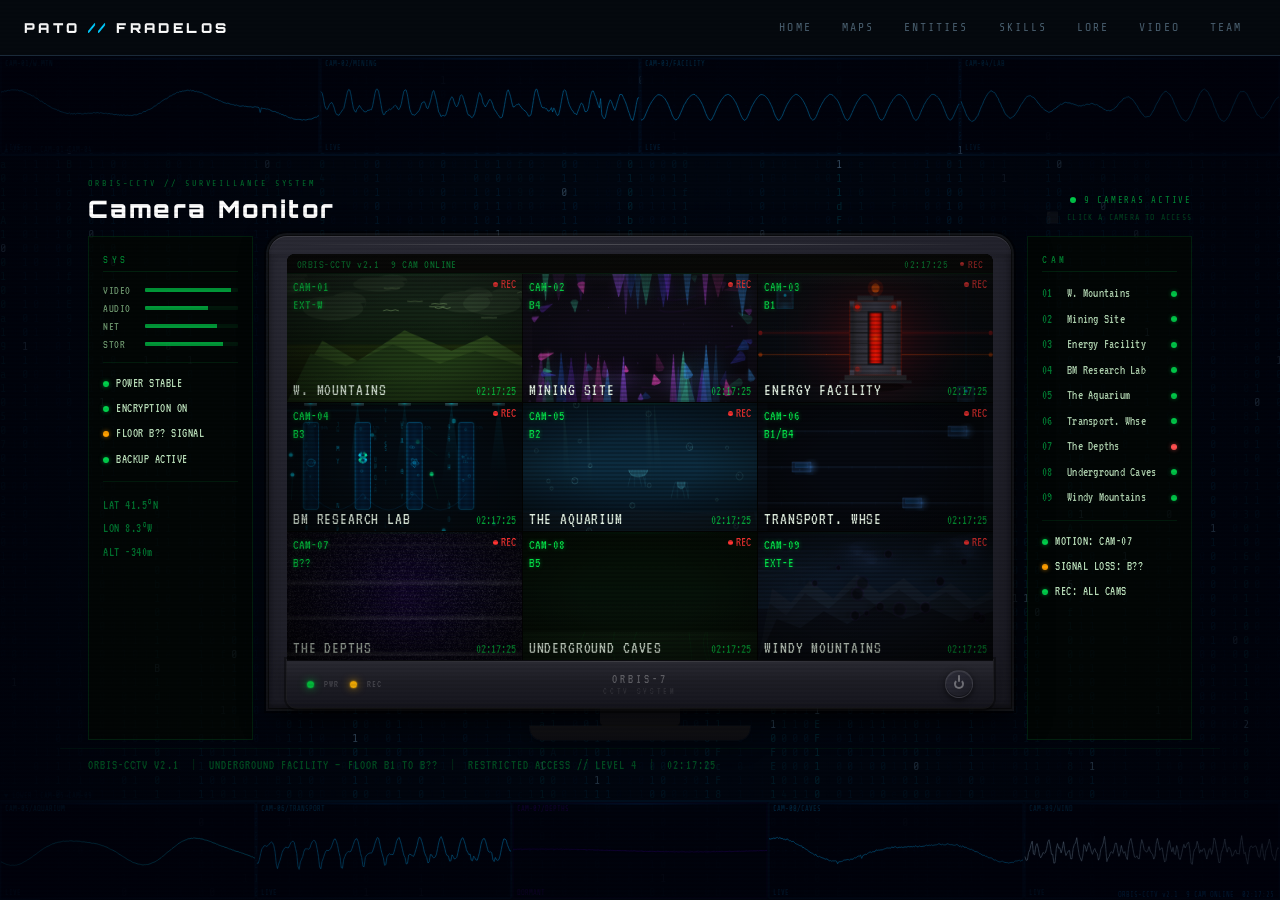
<file: pages/maps.html>
<!DOCTYPE html>
<html lang="en">
<head>
  <link rel="icon" type="image/png" href="../favicon.ico">
  <link rel="shortcut icon" href="../favicon.ico">
  <meta charset="UTF-8">  <meta name="viewport" content="width=device-width, initial-scale=1.0">
  <title>Maps — Pato em Fradelos</title>
  <link rel="preconnect" href="https://fonts.googleapis.com">
  <link href="https://fonts.googleapis.com/css2?family=VT323&family=Share+Tech+Mono&family=Orbitron:wght@400;700;900&display=swap" rel="stylesheet">
  <link rel="stylesheet" href="../css/global.css">
  <style>
    *, *::before, *::after { box-sizing: border-box; margin: 0; padding: 0; }

    /* ═══ MAPS PAGE LAYOUT ═══ */
    .maps-page {
      padding-top: calc(var(--nav-height) + 11vh);
      min-height: 100vh;
      background: transparent;
      display: flex;
      flex-direction: column;
      align-items: center;
      padding-bottom: 60px;
      position: relative;
      z-index: 1;
    }

    /* ── PAGE HEADER ── */
    .maps-header {
      width: 100%;
      max-width: 1160px;
      padding: 24px 28px 12px;
      display: flex;
      align-items: flex-end;
      justify-content: space-between;
      gap: 16px;
    }

    .maps-header__eyebrow {
      font-size: 0.52rem;
      letter-spacing: 0.35em;
      text-transform: uppercase;
      color: rgba(0,220,80,0.5);
      margin-bottom: 6px;
    }

    .maps-header__title {
      font-family: 'Orbitron', monospace;
      font-weight: 900;
      font-size: clamp(1rem, 2.5vw, 1.5rem);
      color: #fff;
      letter-spacing: 0.1em;
    }

    .maps-header__right {
      display: flex;
      flex-direction: column;
      align-items: flex-end;
      gap: 6px;
    }

    .maps-header__status {
      display: flex;
      align-items: center;
      gap: 8px;
      font-size: 0.55rem;
      letter-spacing: 0.2em;
      text-transform: uppercase;
      color: rgba(0,220,80,0.65);
    }

    .maps-status-dot {
      width: 6px; height: 6px;
      border-radius: 50%;
      background: rgba(0,220,80,0.9);
      animation: blink 2s ease-in-out infinite;
      flex-shrink: 0;
    }

    .maps-header__hint {
      display: flex;
      align-items: center;
      gap: 7px;
      font-size: 0.5rem;
      letter-spacing: 0.15em;
      text-transform: uppercase;
      color: rgba(0,220,80,0.3);
    }

    .hint-icon {
      font-size: 0.65rem;
      opacity: 0.5;
      animation: blink 1.5s step-end infinite;
    }

    /* ── SURROUND LAYOUT ── */
    .maps-surround {
      width: 100%;
      max-width: 1160px;
      padding: 0 28px;
      display: flex;
      align-items: flex-start;
      gap: 16px;
    }

    /* ── SIDE PANELS ── */
    .maps-side {
      flex-shrink: 0;
      width: 165px;
      padding: 16px 14px;
      background: rgba(4,8,4,0.7);
      border: 1px solid rgba(0,180,60,0.15);
      display: flex;
      flex-direction: column;
      gap: 12px;
      font-family: 'VT323', monospace;
      font-size: 14px;
      color: rgba(180,230,180,0.75);
      letter-spacing: 0.04em;
      margin-top: 0;
      align-self: stretch;
    }

    .side-label {
      font-size: 12px;
      letter-spacing: 0.3em;
      text-transform: uppercase;
      color: rgba(0,220,80,0.55);
      padding-bottom: 6px;
      border-bottom: 1px solid rgba(0,180,60,0.15);
    }

    .side-divider {
      height: 1px;
      background: rgba(0,180,60,0.12);
    }

    /* Bar group */
    .side-bar-group { display: flex; flex-direction: column; gap: 6px; }

    .side-bar-row {
      display: flex;
      align-items: center;
      gap: 6px;
    }

    .side-bar-name {
      font-size: 12px;
      letter-spacing: 0.05em;
      color: rgba(160,220,160,0.65);
      width: 36px;
      flex-shrink: 0;
    }

    .side-bar-fill {
      flex: 1;
      height: 4px;
      background: rgba(0,180,60,0.1);
      border-radius: 1px;
      position: relative;
      overflow: hidden;
    }

    .side-bar-fill::after {
      content: '';
      position: absolute;
      left: 0; top: 0; bottom: 0;
      width: var(--w, 50%);
      background: rgba(0,220,80,0.65);
      animation: fillIn 1.2s ease-out forwards;
    }

    /* Stat list */
    .side-stat-list { display: flex; flex-direction: column; gap: 7px; }

    .side-stat {
      display: flex;
      align-items: center;
      gap: 7px;
      font-size: 13px;
      letter-spacing: 0.04em;
      line-height: 1.4;
      color: rgba(200,240,200,0.92);
    }

    .side-stat-dot {
      width: 6px; height: 6px;
      border-radius: 50%;
      flex-shrink: 0;
    }
    .side-stat-dot.ok   { background: rgba(0,220,80,0.95); box-shadow: 0 0 4px rgba(0,220,80,0.5); }
    .side-stat-dot.warn { background: rgba(255,160,0,1); box-shadow: 0 0 4px rgba(255,160,0,0.6); animation: blink 1.5s step-end infinite; }

    /* Coords */
    .side-coords {
      font-size: 13px;
      color: rgba(0,200,80,0.55);
      line-height: 1.8;
      letter-spacing: 0.04em;
    }

    /* Cam list (right panel) */
    .side-cam-list { display: flex; flex-direction: column; gap: 6px; }

    .side-cam-item {
      display: flex;
      align-items: center;
      gap: 7px;
      font-size: 13px;
      letter-spacing: 0.02em;
      line-height: 1.5;
    }

    .side-cam-num {
      color: rgba(0,200,80,0.6);
      flex-shrink: 0;
      width: 18px;
    }

    .side-cam-name {
      flex: 1;
      font-size: 13px;
      color: rgba(200,240,200,0.85);
      white-space: nowrap;
      overflow: hidden;
      text-overflow: ellipsis;
    }

    .side-cam-dot {
      width: 6px; height: 6px;
      border-radius: 50%;
      flex-shrink: 0;
    }
    .side-cam-dot.ok   { background: rgba(0,220,80,0.9); box-shadow: 0 0 4px rgba(0,220,80,0.4); }
    .side-cam-dot.warn { background: rgba(255,80,80,1); box-shadow: 0 0 4px rgba(255,80,80,0.5); animation: blink 1.2s step-end infinite; }

    /* ── BOTTOM STATUS BAR ── */
    .maps-bottom-bar {
      width: 100%;
      max-width: 1160px;
      padding: 10px 28px;
      display: flex;
      align-items: center;
      gap: 12px;
      font-family: 'VT323', monospace;
      font-size: 13px;
      color: rgba(0,180,60,0.4);
      letter-spacing: 0.08em;
      text-transform: uppercase;
      border-top: 1px solid rgba(0,180,60,0.08);
      margin-top: 8px;
    }

    .maps-bottom-sep { color: rgba(0,180,60,0.18); }

    @keyframes fillIn { from { transform: scaleX(0); transform-origin: left; } to { transform: scaleX(1); } }

    /* ── HIDE SIDE PANELS ON SMALL SCREENS ── */
    @media (max-width: 1100px) {
      .maps-side { display: none; }
      .maps-surround { padding: 0 12px; }
      .maps-header { padding: 16px 12px 8px; }
    }

    @media (max-width: 600px) {
      /* Header compacto */
      .maps-header {
        padding: 10px 12px 6px;
        flex-direction: column;
        align-items: flex-start;
        gap: 4px;
      }
      .maps-header__eyebrow { font-size: 0.45rem; }
      .maps-header__title { font-size: 1rem; }
      .maps-header__right { display: none; }

      /* Surround sem padding lateral extra */
      .maps-surround { padding: 0 8px; }

      /* Monitor — remove moldura decorativa, fica flat */
      .monitor-wrap { padding: 0 !important; }
      .monitor {
        border-radius: 6px 6px 0 0 !important;
        padding: 6px 6px 0 !important;
        box-shadow: 0 0 0 1px rgba(0,0,0,0.5) !important;
      }
      /* Barra de status do ecrã mais pequena */
      .screen-statusbar { height: 16px !important; }
      .sbar { font-size: 10px !important; }
      .sbar-rec { font-size: 10px !important; }

      /* Câmeras — HUD mais legível no toque */
      .cam-id { font-size: 10px !important; line-height: 1.2 !important; }
      .cam-rec { font-size: 10px !important; }
      .cam-rec::before { width: 4px !important; height: 4px !important; }
      .cam-zone-name { font-size: 11px !important; }
      .cam-ts { display: none; }
      .cam-hud { padding: 2px 3px !important; }

      /* Base do monitor mais fina */
      .monitor-base {
        height: 32px !important;
        padding: 0 12px !important;
      }
      .monitor-brand { font-size: 10px !important; }
      .monitor-brand-sub { font-size: 7px !important; }
      .monitor-led { width: 5px !important; height: 5px !important; }
      .monitor-led-label { font-size: 8px !important; }
      .monitor-power-btn { width: 22px !important; height: 22px !important; }

      /* Pescoço e pé — mais finos */
      .monitor-stand-neck { width: 50px !important; height: 10px !important; }
      .monitor-stand-foot { width: 140px !important; height: 8px !important; }

      /* Barra inferior — só mostra o essencial */
      .maps-bottom-bar {
        flex-wrap: wrap;
        gap: 4px;
        font-size: 10px;
        padding: 6px 10px;
        justify-content: center;
      }
      /* Esconde separadores e itens extra */
      .maps-bottom-sep { display: none; }
      .maps-bottom-bar span:not(:first-child):not(:last-child) { display: none; }
    }

    /* ═══ MONITOR BRANCO ═══ */
    .monitor-wrap { flex: 1; min-width: 0; padding-top: 0; }

    .monitor {
      position: relative;
      background: linear-gradient(160deg, #2a2a34 0%, #22222c 40%, #1a1a22 100%);
      border-radius: 18px 18px 0 0;
      padding: 18px 18px 0;
      box-shadow:
        0 0 0 1px rgba(0,0,0,0.5),
        0 0 0 3px rgba(255,255,255,0.07),
        0 0 0 5px rgba(0,0,0,0.4),
        6px 8px 32px rgba(0,0,0,0.6),
        inset 0 1px 0 rgba(255,255,255,0.12),
        inset 0 -2px 4px rgba(0,0,0,0.3);
    }
    /* Linha de brilho no topo */
    .monitor::before {
      content: '';
      position: absolute;
      top: 8px; left: 20px; right: 20px;
      height: 1px;
      background: linear-gradient(90deg, transparent, rgba(255,255,255,0.18) 30%, rgba(255,255,255,0.18) 70%, transparent);
      border-radius: 2px;
      pointer-events: none;
    }
    /* Sombra interna lateral */
    .monitor::after {
      content: '';
      position: absolute;
      top: 18px; left: 0; bottom: 0; right: 0;
      border-radius: 0 0 0 0;
      box-shadow: inset 4px 0 8px rgba(0,0,0,0.15), inset -4px 0 8px rgba(0,0,0,0.15);
      pointer-events: none;
      z-index: 0;
    }

    /* ═══ ECRÃ ═══ */
    .monitor-screen {
      position: relative;
      background: #080a06;
      border-radius: 8px 8px 0 0;
      overflow: hidden;
      aspect-ratio: 16/9.2;
      box-shadow: inset 0 0 60px rgba(0,0,0,0.8), inset 0 0 12px rgba(0,0,0,0.6);
    }
    /* Scanlines */
    .crt-scanlines {
      position: absolute; inset: 0;
      background: repeating-linear-gradient(0deg, transparent, transparent 2px, rgba(0,0,0,0.15) 2px, rgba(0,0,0,0.15) 4px);
      pointer-events: none; z-index: 48; border-radius: 8px 8px 0 0;
    }
    /* Reflexo ecrã */
    .crt-glare {
      position: absolute; top: 0; left: 0; right: 0; height: 35%;
      background: linear-gradient(180deg, rgba(255,255,255,0.022) 0%, transparent 100%);
      pointer-events: none; z-index: 47; border-radius: 8px 8px 0 0;
    }
    /* Vinheta */
    .crt-vignette {
      position: absolute; inset: 0;
      background: radial-gradient(ellipse 88% 88% at 50% 50%, transparent 38%, rgba(0,0,0,0.72) 100%);
      pointer-events: none; z-index: 46; border-radius: 8px 8px 0 0;
    }
    /* Flicker */
    .crt-flicker {
      position: absolute; inset: 0;
      background: rgba(200,255,180,0.01);
      animation: screenFlicker 6s step-end infinite;
      pointer-events: none; z-index: 45; border-radius: 8px 8px 0 0;
    }
    @keyframes screenFlicker {
      0%,100%{opacity:1;} 8%{opacity:.97;} 9%{opacity:1;} 43%{opacity:.95;} 44%{opacity:1;} 79%{opacity:.98;} 80%{opacity:1;}
    }
    /* Status bar */
    .screen-statusbar {
      position: absolute; top: 0; left: 0; right: 0; height: 20px;
      background: rgba(0,0,0,0.65);
      border-bottom: 1px solid rgba(0,220,80,0.12);
      display: flex; align-items: center; justify-content: space-between;
      padding: 0 10px; z-index: 44; pointer-events: none;
    }
    .sbar { font-family:'VT323',monospace; font-size:12px; color:rgba(0,220,80,0.65); letter-spacing:.04em; }
    .sbar-rec { font-family:'VT323',monospace; font-size:12px; color:rgba(255,50,50,.85); display:flex; align-items:center; gap:4px; }
    .sbar-rec::before { content:''; width:4px; height:4px; border-radius:50%; background:#ff3232; animation:blink 1s step-end infinite; }

    /* ═══ GRELHA 3×3 — 9 câmeras ═══ */
    .cctv-grid {
      position: absolute; inset: 20px 0 0 0;
      display: grid;
      grid-template-columns: repeat(3,1fr);
      grid-template-rows: repeat(3,1fr);
      gap: 1px; background: #000; z-index: 1;
    }

    /* ═══ CÉLULA ═══ */
    .cam-cell {
      position: relative; overflow: hidden; cursor: crosshair;
    }
    /* Scan por câmera */
    .cam-cell::after {
      content:''; position:absolute; left:0; right:0; height:2px;
      background:linear-gradient(90deg,transparent,rgba(0,255,80,.05),transparent);
      animation:camScan 3s linear infinite; pointer-events:none; z-index:9;
    }
    .cam-cell:nth-child(1)::after{animation-delay:0s}
    .cam-cell:nth-child(2)::after{animation-delay:.38s}
    .cam-cell:nth-child(3)::after{animation-delay:.76s}
    .cam-cell:nth-child(4)::after{animation-delay:1.14s}
    .cam-cell:nth-child(5)::after{animation-delay:1.52s}
    .cam-cell:nth-child(6)::after{animation-delay:1.9s}
    .cam-cell:nth-child(7)::after{animation-delay:2.28s}
    .cam-cell:nth-child(8)::after{animation-delay:2.66s}
    .cam-cell:nth-child(9)::after{animation-delay:3.04s}
    @keyframes camScan{0%{top:0%;opacity:0}5%{opacity:1}95%{opacity:.3}100%{top:100%;opacity:0}}

    /* Canvas de fundo */
    .cam-canvas { position:absolute; inset:0; width:100%; height:100%; display:block; }

    /* Vinheta por câmera */
    .cam-vig { position:absolute;inset:0;background:radial-gradient(ellipse 80% 80% at 50% 50%,transparent 30%,rgba(0,0,0,.65) 100%);pointer-events:none;z-index:7; }

    /* HUD */
    .cam-hud { position:absolute;inset:0;z-index:8;pointer-events:none;display:flex;flex-direction:column;justify-content:space-between;padding:4px 6px; }
    .cam-hud-top { display:flex;justify-content:space-between;align-items:flex-start; }
    .cam-id { font-family:'VT323',monospace;font-size:14px;color:rgba(0,255,80,.85);text-shadow:0 0 4px rgba(0,255,80,.4);line-height:1.3; }
    .cam-rec { font-family:'VT323',monospace;font-size:13px;color:rgba(255,50,50,.9);display:flex;align-items:center;gap:3px; }
    .cam-rec::before { content:'';width:5px;height:5px;border-radius:50%;background:#ff3232;animation:blink 1.2s step-end infinite; }
    .cam-hud-bot { display:flex;justify-content:space-between;align-items:flex-end; }
    .cam-zone-name { font-family:'VT323',monospace;font-size:17px;color:rgba(240,255,240,.92);text-transform:uppercase;letter-spacing:.05em; }
    .cam-ts { font-family:'VT323',monospace;font-size:13px;color:rgba(0,255,80,.6); }

    /* ACCESS overlay */
    .cam-access {
      position:absolute;inset:0;background:rgba(0,0,0,0);
      display:flex;align-items:center;justify-content:center;
      opacity:0;transition:opacity .2s ease;z-index:10;pointer-events:none;
    }
    .cam-cell:hover .cam-access { opacity:1; }
    .cam-access::before { content:'';position:absolute;inset:0;border:1px solid rgba(0,255,80,.25); }
    .cam-access::after { content:'';position:absolute;top:3px;left:3px;width:10px;height:10px;border-top:1px solid rgba(0,255,80,.6);border-left:1px solid rgba(0,255,80,.6); }
    .cam-access-text { font-family:'VT323',monospace;font-size:12px;color:rgba(0,255,80,.9);letter-spacing:.15em;text-transform:uppercase;text-shadow:0 0 8px rgba(0,255,80,.6);line-height:1.4;text-align:center; }
    .cam-corner-br { position:absolute;bottom:3px;right:3px;width:10px;height:10px;border-bottom:1px solid rgba(0,255,80,.6);border-right:1px solid rgba(0,255,80,.6);pointer-events:none; }

    /* Glitch */
    .cam-cell.glitching .cam-canvas { animation:cellGlitch .12s steps(2) 3; }
    @keyframes cellGlitch{0%{transform:translateX(0);filter:none}33%{transform:translateX(-2px) skewX(1deg);filter:hue-rotate(90deg) brightness(1.4)}66%{transform:translateX(2px) skewX(-1deg);filter:hue-rotate(-90deg)}100%{transform:translateX(0);filter:none}}

    /* ═══ BASE MONITOR ═══ */
    .monitor-base {
      background: linear-gradient(180deg,#2a2a32 0%,#1e1e26 40%,#16161e 100%);
      height: 48px;
      border-radius: 0 0 10px 10px;
      display: flex; align-items: center; justify-content: space-between;
      padding: 0 20px;
      border-top: 1px solid rgba(0,0,0,0.5);
      box-shadow:
        0 0 0 1px rgba(255,255,255,0.06),
        0 0 0 3px rgba(0,0,0,0.35),
        0 8px 28px rgba(0,0,0,0.5);
      position: relative;
      overflow: hidden;
    }
    /* Reflexo subtil no topo da base */
    .monitor-base::before {
      content:'';
      position:absolute;
      top:0;left:10%;right:10%;height:1px;
      background:linear-gradient(90deg,transparent,rgba(255,255,255,0.12),transparent);
    }
    /* Grupo esquerdo — LEDs de status */
    .monitor-base__left {
      display:flex; align-items:center; gap:10px;
    }
    /* Grupo central — brand */
    .monitor-base__center {
      position:absolute; left:50%; transform:translateX(-50%);
      display:flex; flex-direction:column; align-items:center; gap:1px;
    }
    /* Grupo direito — botão power */
    .monitor-base__right {
      display:flex; align-items:center; gap:10px;
    }
    .monitor-led {
      width:7px; height:7px;
      border-radius:50%;
      background:rgba(0,200,60,.9);
      box-shadow:0 0 8px rgba(0,200,60,.7), 0 0 2px rgba(0,200,60,1);
      animation:blink 3s ease-in-out infinite;
      flex-shrink:0;
    }
    .monitor-led-label {
      font-family:'VT323',monospace;
      font-size:10px;
      color:rgba(255,255,255,0.2);
      letter-spacing:0.12em;
      text-transform:uppercase;
    }
    .monitor-brand {
      font-family:'VT323',monospace;
      font-size:13px;
      color:rgba(255,255,255,0.28);
      letter-spacing:.22em;
      text-transform:uppercase;
    }
    .monitor-brand-sub {
      font-family:'VT323',monospace;
      font-size:9px;
      color:rgba(255,255,255,0.1);
      letter-spacing:.3em;
      text-transform:uppercase;
    }
    /* Botão de power — estilo industrial escuro */
    .monitor-power-btn {
      width: 28px; height: 28px;
      border-radius: 50%;
      background: linear-gradient(145deg,#2e2e3a,#1a1a22);
      border: 1px solid rgba(255,255,255,0.1);
      box-shadow:
        0 2px 6px rgba(0,0,0,0.6),
        inset 0 1px 0 rgba(255,255,255,0.08),
        inset 0 -1px 0 rgba(0,0,0,0.4);
      cursor: pointer;
      display: flex; align-items: center; justify-content: center;
      transition: box-shadow 0.15s, transform 0.1s;
      position: relative;
      flex-shrink: 0;
    }
    .monitor-power-btn:hover {
      box-shadow:
        0 0 10px rgba(255,50,50,0.45),
        0 2px 6px rgba(0,0,0,0.6),
        inset 0 1px 0 rgba(255,255,255,0.08);
      border-color: rgba(255,60,60,0.4);
    }
    .monitor-power-btn:active {
      transform: scale(0.9);
      box-shadow: 0 0 4px rgba(255,50,50,0.3), inset 0 2px 4px rgba(0,0,0,0.5);
    }
    /* Ícone ⏻ desenhado em CSS */
    .monitor-power-btn::before {
      content: '';
      width: 10px; height: 10px;
      border: 2px solid rgba(255,255,255,0.35);
      border-radius: 50%;
      border-top-color: transparent;
      position: absolute;
    }
    .monitor-power-btn::after {
      content: '';
      width: 2px; height: 7px;
      background: rgba(255,255,255,0.35);
      border-radius: 1px;
      position: absolute;
      top: 4px;
    }
    .monitor-stand-neck { margin:0 auto;width:80px;height:18px;background:linear-gradient(180deg,#1a1a22,#141418);border-radius:0 0 4px 4px; box-shadow: inset 0 -1px 0 rgba(0,0,0,0.5); }
    .monitor-stand-foot { margin:0 auto;width:220px;height:14px;background:linear-gradient(180deg,#141418,#0e0e12);border-radius:0 0 12px 12px;box-shadow:0 6px 20px rgba(0,0,0,0.4), 0 0 0 1px rgba(255,255,255,0.04); }

    /* ── TV-OFF overlay ── */
    #tvOff {
      position: absolute;
      inset: 0;
      z-index: 200;
      pointer-events: none;
      border-radius: 8px 8px 0 0;
      overflow: hidden;
      display: none;
    }
    #tvOff.active { display: block; }
    #tvOff canvas { position:absolute;inset:0;width:100%;height:100%; }

    /* ═══ OVERLAY DE ACESSO ═══ */
    .access-overlay {
      position:absolute;inset:0;background:rgba(0,0,0,0);
      z-index:100;display:none;align-items:center;justify-content:center;
      flex-direction:column;border-radius:8px 8px 0 0;
    }
    .access-overlay.active { display:flex; }
    .access-terminal {
      font-family:'VT323',monospace;font-size:16px;
      color:rgba(0,255,80,.9);text-shadow:0 0 8px rgba(0,255,80,.4);
      line-height:1.6;letter-spacing:.04em;text-align:left;min-width:280px;padding:0 20px;
    }
    .access-line { display:block;opacity:0;transform:translateY(4px);white-space:nowrap;overflow:hidden; }
    .access-line.show { animation:accessIn .12s ease forwards; }
    @keyframes accessIn { to{opacity:1;transform:translateY(0)} }
    .access-cursor { display:inline-block;width:8px;height:14px;background:rgba(0,255,80,.9);animation:blink .5s step-end infinite;vertical-align:middle;margin-left:2px; }

    /* ═══ CÂMERA EXPANDIDA ═══ */
    .cam-expanded {
      position:fixed; z-index:600; background:#000; overflow:hidden;
      pointer-events:none; display:none;
    }
    .cam-expanded::before {
      content:''; position:absolute; inset:0;
      background:repeating-linear-gradient(0deg,transparent,transparent 3px,rgba(0,0,0,.1) 3px,rgba(0,0,0,.1) 6px);
      pointer-events:none; z-index:10;
    }
    .cam-expanded::after {
      content:''; position:absolute; left:0; right:0; height:4px;
      background:linear-gradient(90deg,transparent,rgba(0,255,80,.06),transparent);
      animation:camScan 8s linear infinite; pointer-events:none; z-index:11;
    }
    .cam-expanded.open { display:block; pointer-events:all; inset:0; top:0!important; left:0!important; width:100vw!important; height:100vh!important; }

    /* Zoom-in: canvas começa escalado e recua para 1 */
    .cam-expanded.zoom-enter .expanded-canvas {
      animation: zoomEnter 0.65s cubic-bezier(0.16, 1, 0.3, 1) forwards;
    }
    @keyframes zoomEnter {
      from { transform: scale(1.18); opacity: 0.6; }
      to   { transform: scale(1);    opacity: 1; }
    }
    /* Vinheta pulsa no início para reforçar o zoom */
    .cam-expanded.zoom-enter .expanded-vig {
      animation: vigPulse 0.65s ease forwards;
    }
    @keyframes vigPulse {
      from { opacity: 1.8; }
      to   { opacity: 1; }
    }
    .expanded-canvas { position:absolute; inset:0; width:100%; height:100%; display:block; z-index:1; }
    .expanded-vig { position:absolute;inset:0;background:radial-gradient(ellipse 100% 100% at 50% 50%,transparent 25%,rgba(0,0,0,.6) 100%);z-index:5;pointer-events:none; }
    .expanded-hud-top {
      position:absolute;top:0;left:0;right:0;height:40px;
      background:rgba(0,0,0,.6);border-bottom:1px solid rgba(0,255,80,.12);
      display:flex;align-items:center;justify-content:space-between;padding:0 20px;z-index:20;
      pointer-events:all;
    }
    .expanded-hud-top.ui-ready { pointer-events:all; }
    .exp-left { display:flex;align-items:center;gap:16px; }
    .exp-rec { font-family:'VT323',monospace;font-size:18px;color:rgba(255,50,50,.9);display:flex;align-items:center;gap:6px; }
    .exp-rec::before { content:'';width:7px;height:7px;border-radius:50%;background:#ff3232;animation:blink 1s step-end infinite; }
    .exp-cam-id { font-family:'VT323',monospace;font-size:18px;color:rgba(0,255,80,.7);letter-spacing:.08em; }
    .exp-ts { font-family:'VT323',monospace;font-size:15px;color:rgba(0,255,80,.45); }
    .exp-close { font-family:'Share Tech Mono',monospace;font-size:.6rem;letter-spacing:.2em;text-transform:uppercase;background:none;border:1px solid rgba(255,255,255,.12);color:rgba(200,210,200,.5);padding:5px 14px;cursor:pointer;transition:all .2s; }
    .exp-close:hover { border-color:rgba(0,255,80,.4);color:rgba(0,255,80,.8); }

    /* Botão VOLTAR — flutua no canto superior esquerdo sobre o canvas animado */
    .exp-back {
      position:absolute;
      top:78px; left:20px;
      z-index:25;
      font-family:'Share Tech Mono',monospace;
      font-size:.58rem;
      letter-spacing:.18em;
      text-transform:uppercase;
      background:rgba(0,0,0,.55);
      border:1px solid rgba(0,255,80,.3);
      color:rgba(0,255,80,.75);
      padding:7px 16px;
      cursor:pointer;
      transition:all .25s;
      backdrop-filter:blur(4px);
      pointer-events:all;
    }
    .exp-back:hover {
      background:rgba(0,255,80,.08);
      border-color:rgba(0,255,80,.7);
      color:rgba(0,255,80,1);
      box-shadow:0 0 12px rgba(0,255,80,.15);
    }
    .exp-back::before { content:''; display:inline-block; width:6px; height:6px; border-top:1px solid currentColor; border-left:1px solid currentColor; transform:rotate(-45deg) translateY(1px); margin-right:8px; vertical-align:middle; }
    .expanded-info {
      position:absolute;top:40px;right:0;bottom:0;width:360px;
      background:rgba(4,10,4,.93);border-left:1px solid rgba(0,255,80,.1);
      padding:24px 20px;overflow-y:auto;z-index:15;
      display:flex;flex-direction:column;gap:18px;
      transform:translateX(100%);opacity:0;
      transition:transform .45s cubic-bezier(.16,1,.3,1),opacity .3s ease;
    }
    .expanded-info::before { content:'';position:absolute;inset:0;background:repeating-linear-gradient(0deg,transparent,transparent 2px,rgba(0,0,0,.08) 2px,rgba(0,0,0,.08) 4px);pointer-events:none;z-index:-1; }
    .expanded-info.slide-in { transform:translateX(0);opacity:1; }
    .il { font-family:'VT323',monospace;font-size:13px;color:rgba(0,255,80,.35);letter-spacing:.25em;text-transform:uppercase;margin-bottom:6px;padding-bottom:4px;border-bottom:1px solid rgba(0,255,80,.07); }
    .i-tag { display:inline-flex;align-items:center;gap:7px;padding:4px 11px;border:1px solid;font-size:.55rem;letter-spacing:.15em;text-transform:uppercase;border-radius:2px;font-family:'Share Tech Mono',monospace; }
    .i-dot { width:5px;height:5px;border-radius:50%;animation:blink 1.5s infinite; }
    .i-name { font-family:'Orbitron',monospace;font-weight:900;font-size:clamp(1.1rem,2.5vw,1.7rem);line-height:1.1; }
    .i-desc { font-size:.71rem;line-height:1.9;color:rgba(200,220,200,.42);font-family:'Share Tech Mono',monospace; }
    .i-stats { display:flex;flex-wrap:wrap;gap:5px; }
    .i-stat { padding:3px 9px;font-size:.52rem;letter-spacing:.12em;text-transform:uppercase;border:1px solid rgba(255,255,255,.07);border-radius:2px;color:rgba(180,200,180,.38);font-family:'Share Tech Mono',monospace; }
    .i-creatures { display:flex;flex-wrap:wrap;gap:7px; }
    .i-creature { width:62px;padding:9px 6px;text-align:center;border:1px solid rgba(255,255,255,.06);border-radius:2px;background:rgba(0,0,0,.3);transition:border-color .2s; }
    .i-creature:hover { border-color:rgba(0,255,80,.2); }
    .i-ci { font-size:1.3rem;display:block;margin-bottom:4px; }
    .i-cn { font-size:.45rem;letter-spacing:.08em;text-transform:uppercase;color:rgba(150,180,150,.48);font-family:'Share Tech Mono',monospace; }

    @media(max-width:900px){
      .cctv-grid{grid-template-columns:repeat(3,1fr);grid-template-rows:repeat(3,1fr);}
      .expanded-info{width:260px;}
    }
    @media(max-width:600px){
      .monitor-wrap{padding:12px 12px 0;}

      /* Canvas ocupa o ecrã todo — igual ao desktop */
      .cam-expanded.open {
        display: block !important;
        height: 100vh !important;
        overflow: hidden !important;
      }
      .expanded-canvas {
        position: absolute !important;
        inset: 0 !important;
        width: 100% !important;
        height: 100% !important;
      }
      .expanded-vig {
        position: absolute !important;
        inset: 0 !important;
        width: 100% !important;
        height: 100% !important;
      }
      /* HUD topo — mais compacto */
      .expanded-hud-top {
        height: 36px !important;
        padding: 0 12px !important;
      }
      .exp-rec { font-size: 14px !important; }
      .exp-cam-id { font-size: 14px !important; }
      .exp-ts { font-size: 12px !important; }
      .exp-close {
        font-size: .52rem !important;
        padding: 7px 16px !important;
        letter-spacing: .12em !important;
        border-color: rgba(0,255,80,.3) !important;
        color: rgba(0,255,80,.8) !important;
        min-height: 36px !important;
      }
      /* Botão voltar — abaixo do HUD */
      .exp-back {
        top: 44px !important;
        left: 12px !important;
        font-size: .5rem !important;
        padding: 5px 10px !important;
      }
      /* Terminal de acesso — mais pequeno */
      .access-terminal {
        font-size: 13px !important;
        min-width: 220px !important;
        padding: 0 16px !important;
      }
      /* Info: painel que desliza de baixo, ocupa metade inferior */
      .expanded-info {
        position: absolute !important;
        left: 0 !important; right: 0 !important;
        bottom: 0 !important;
        top: auto !important;
        width: 100% !important;
        height: 55vh !important;
        border-left: none !important;
        border-top: 1px solid rgba(0,255,80,.2) !important;
        transform: translateY(100%) !important;
        opacity: 1 !important;
        transition: transform 0.55s cubic-bezier(0.16, 1, 0.3, 1) !important;
        overflow-y: auto !important;
        -webkit-overflow-scrolling: touch;
        padding: 14px 14px 28px !important;
        gap: 12px !important;
      }
      .expanded-info.slide-in {
        transform: translateY(0) !important;
      }
      .expanded-info.info-hidden {
        transform: translateY(100%) !important;
        transition: transform 0.38s cubic-bezier(0.4, 0, 1, 1) !important;
      }
      /* Info content — tamanhos mais pequenos */
      .i-name { font-size: 1.2rem !important; }
      .i-desc { font-size: .65rem !important; line-height: 1.7 !important; }
      .i-stat { font-size: .48rem !important; padding: 2px 7px !important; }
      .i-creature { width: 52px !important; padding: 7px 4px !important; }
      .i-ci { font-size: 1.1rem !important; }
      .i-cn { font-size: .4rem !important; }
      .il { font-size: 11px !important; }
      .i-tag { font-size: .48rem !important; padding: 3px 8px !important; }
    }
  </style>
</head>
<body>
  <canvas id="surveillanceBg" style="position:fixed;inset:0;z-index:0;pointer-events:none;"></canvas>

  <nav class="navbar">
    <a href="../index.html" class="navbar__logo">PATO <span>//</span> FRADELOS</a>
    <ul class="navbar__links">
      <li><a href="../index.html">Home</a></li>
      <li><a href="maps.html" class="active">Maps</a></li>
      <li><a href="entities.html">Entities</a></li>
      <li><a href="skills.html">Skills</a></li>
      <li><a href="lore.html">Lore</a></li>
      <li><a href="video.html">Video</a></li>
      <li><a href="team.html">Team</a></li>
    </ul>
    <button class="navbar__hamburger" aria-label="Open menu"><span></span><span></span><span></span></button>
  </nav>
  <div class="navbar__mobile-menu">
    <a href="../index.html">Home</a><a href="maps.html" class="active">Maps</a>
    <a href="entities.html">Entities</a><a href="skills.html">Skills</a>
    <a href="lore.html">Lore</a><a href="video.html">Video</a><a href="team.html">Team</a>
  </div>

  <div class="maps-page">

    <!-- ── PAGE HEADER ── -->
    <div class="maps-header">
      <div class="maps-header__left">
        <div class="maps-header__eyebrow">ORBIS-CCTV // SURVEILLANCE SYSTEM</div>
        <h1 class="maps-header__title">Camera Monitor</h1>
      </div>
      <div class="maps-header__right">
        <div class="maps-header__status">
          <span class="maps-status-dot"></span>
          <span>9 CAMERAS ACTIVE</span>
        </div>
        <div class="maps-header__hint">
          <span class="hint-icon">⬛</span>
          <span>Click a camera to access</span>
        </div>
      </div>
    </div>

    <!-- ── DECORATIVE SIDE PANELS ── -->
    <div class="maps-surround">
      <!-- Left panel -->
      <div class="maps-side maps-side--left">
        <div class="side-label">SYS</div>
        <div class="side-bar-group">
          <div class="side-bar-row"><span class="side-bar-name">VIDEO</span><div class="side-bar-fill" style="--w:92%"></div></div>
          <div class="side-bar-row"><span class="side-bar-name">AUDIO</span><div class="side-bar-fill" style="--w:68%"></div></div>
          <div class="side-bar-row"><span class="side-bar-name">NET</span><div class="side-bar-fill" style="--w:77%"></div></div>
          <div class="side-bar-row"><span class="side-bar-name">STOR</span><div class="side-bar-fill" style="--w:84%"></div></div>
        </div>
        <div class="side-divider"></div>
        <div class="side-stat-list">
          <div class="side-stat"><span class="side-stat-dot ok"></span>POWER STABLE</div>
          <div class="side-stat"><span class="side-stat-dot ok"></span>ENCRYPTION ON</div>
          <div class="side-stat"><span class="side-stat-dot warn"></span>FLOOR B?? SIGNAL</div>
          <div class="side-stat"><span class="side-stat-dot ok"></span>BACKUP ACTIVE</div>
        </div>
        <div class="side-divider"></div>
        <div class="side-coords">
          LAT 41.5°N<br>LON 8.3°W<br>ALT -340m
        </div>
      </div>

      <div class="monitor-wrap">
        <div class="monitor">
          <div class="monitor-screen" id="monitorScreen">
          <div class="crt-scanlines"></div>
          <div class="crt-glare"></div>
          <div class="crt-vignette"></div>
          <div class="crt-flicker"></div>
          <div class="screen-statusbar">
            <div style="display:flex;gap:12px;align-items:center;">
              <span class="sbar">ORBIS-CCTV v2.1</span>
              <span class="sbar">9 CAM ONLINE</span>
            </div>
            <div style="display:flex;gap:12px;align-items:center;">
              <span class="sbar" id="clockDisplay">--:--:--</span>
              <span class="sbar-rec">REC</span>
            </div>
          </div>

          <div class="cctv-grid" id="cctvGrid">
            <!-- 9 cams: Western Mountains, Mining Site, Energy Facility, BM Research Lab, The Aquarium, Transportation Warehouse, The Abyss, Underground Caves, Windy Mountains -->

            <div class="cam-cell" data-zone="nature">
              <canvas class="cam-canvas"></canvas><div class="cam-vig"></div>
              <div class="cam-hud"><div class="cam-hud-top"><div class="cam-id">CAM-01<br>EXT-W</div><div class="cam-rec">REC</div></div><div class="cam-hud-bot"><div class="cam-zone-name">W. Mountains</div><div class="cam-ts" data-clock></div></div></div>
              <div class="cam-access"><div class="cam-access-text">ACCESS CAMERA<br>&gt; CAM-01_EXT</div><div class="cam-corner-br"></div></div>
            </div>

            <div class="cam-cell" data-zone="mines">
              <canvas class="cam-canvas"></canvas><div class="cam-vig"></div>
              <div class="cam-hud"><div class="cam-hud-top"><div class="cam-id">CAM-02<br>B4</div><div class="cam-rec">REC</div></div><div class="cam-hud-bot"><div class="cam-zone-name">Mining Site</div><div class="cam-ts" data-clock></div></div></div>
              <div class="cam-access"><div class="cam-access-text">ACCESS CAMERA<br>&gt; CAM-02_B4</div><div class="cam-corner-br"></div></div>
            </div>

            <div class="cam-cell" data-zone="facility">
              <canvas class="cam-canvas"></canvas><div class="cam-vig"></div>
              <div class="cam-hud"><div class="cam-hud-top"><div class="cam-id">CAM-03<br>B1</div><div class="cam-rec">REC</div></div><div class="cam-hud-bot"><div class="cam-zone-name">Energy Facility</div><div class="cam-ts" data-clock></div></div></div>
              <div class="cam-access"><div class="cam-access-text">ACCESS CAMERA<br>&gt; CAM-03_B1</div><div class="cam-corner-br"></div></div>
            </div>

            <div class="cam-cell" data-zone="lab">
              <canvas class="cam-canvas"></canvas><div class="cam-vig"></div>
              <div class="cam-hud"><div class="cam-hud-top"><div class="cam-id">CAM-04<br>B3</div><div class="cam-rec">REC</div></div><div class="cam-hud-bot"><div class="cam-zone-name">BM Research Lab</div><div class="cam-ts" data-clock></div></div></div>
              <div class="cam-access"><div class="cam-access-text">ACCESS CAMERA<br>&gt; CAM-04_B3</div><div class="cam-corner-br"></div></div>
            </div>

            <div class="cam-cell" data-zone="aquarium">
              <canvas class="cam-canvas"></canvas><div class="cam-vig"></div>
              <div class="cam-hud"><div class="cam-hud-top"><div class="cam-id">CAM-05<br>B2</div><div class="cam-rec">REC</div></div><div class="cam-hud-bot"><div class="cam-zone-name">The Aquarium</div><div class="cam-ts" data-clock></div></div></div>
              <div class="cam-access"><div class="cam-access-text">ACCESS CAMERA<br>&gt; CAM-05_B2</div><div class="cam-corner-br"></div></div>
            </div>

            <div class="cam-cell" data-zone="transport">
              <canvas class="cam-canvas"></canvas><div class="cam-vig"></div>
              <div class="cam-hud"><div class="cam-hud-top"><div class="cam-id">CAM-06<br>B1/B4</div><div class="cam-rec">REC</div></div><div class="cam-hud-bot"><div class="cam-zone-name">Transport. Whse</div><div class="cam-ts" data-clock></div></div></div>
              <div class="cam-access"><div class="cam-access-text">ACCESS CAMERA<br>&gt; CAM-06_B14</div><div class="cam-corner-br"></div></div>
            </div>

            <div class="cam-cell" data-zone="depths">
              <canvas class="cam-canvas"></canvas><div class="cam-vig"></div>
              <div class="cam-hud"><div class="cam-hud-top"><div class="cam-id">CAM-07<br>B??</div><div class="cam-rec">REC</div></div><div class="cam-hud-bot"><div class="cam-zone-name">The Depths</div><div class="cam-ts" data-clock></div></div></div>
              <div class="cam-access"><div class="cam-access-text">ACCESS CAMERA<br>&gt; CAM-07_B??</div><div class="cam-corner-br"></div></div>
            </div>

            <div class="cam-cell" data-zone="geysers">
              <canvas class="cam-canvas"></canvas><div class="cam-vig"></div>
              <div class="cam-hud"><div class="cam-hud-top"><div class="cam-id">CAM-08<br>B5</div><div class="cam-rec">REC</div></div><div class="cam-hud-bot"><div class="cam-zone-name">Underground Caves</div><div class="cam-ts" data-clock></div></div></div>
              <div class="cam-access"><div class="cam-access-text">ACCESS CAMERA<br>&gt; CAM-08_B5</div><div class="cam-corner-br"></div></div>
            </div>

            <div class="cam-cell" data-zone="wind">
              <canvas class="cam-canvas"></canvas><div class="cam-vig"></div>
              <div class="cam-hud"><div class="cam-hud-top"><div class="cam-id">CAM-09<br>EXT-E</div><div class="cam-rec">REC</div></div><div class="cam-hud-bot"><div class="cam-zone-name">Windy Mountains</div><div class="cam-ts" data-clock></div></div></div>
              <div class="cam-access"><div class="cam-access-text">ACCESS CAMERA<br>&gt; CAM-09_EXT</div><div class="cam-corner-br"></div></div>
            </div>

          </div><!-- fim grid -->

          <div class="access-overlay" id="accessOverlay"></div>
          <div id="tvOff"><canvas id="tvOffCanvas"></canvas></div>
        </div><!-- fim screen -->
        <div class="monitor-base">
          <div class="monitor-base__left">
            <div class="monitor-led"></div>
            <span class="monitor-led-label">PWR</span>
            <div class="monitor-led" style="animation-delay:1.5s;background:rgba(255,180,0,.9);box-shadow:0 0 8px rgba(255,180,0,.7), 0 0 2px rgba(255,180,0,1);"></div>
            <span class="monitor-led-label">REC</span>
          </div>
          <div class="monitor-base__center">
            <div class="monitor-brand">ORBIS-7</div>
            <div class="monitor-brand-sub">CCTV SYSTEM</div>
          </div>
          <div class="monitor-base__right">
            <button class="monitor-power-btn" id="monitorPowerBtn" title="Power"></button>
          </div>
        </div>
      </div>
      <div class="monitor-stand-neck"></div>
      <div class="monitor-stand-foot"></div>
    </div><!-- end monitor-wrap -->

      <!-- Right panel -->
      <div class="maps-side maps-side--right">
        <div class="side-label">CAM</div>
        <div class="side-cam-list">
          <div class="side-cam-item"><span class="side-cam-num">01</span><span class="side-cam-name">W. Mountains</span><span class="side-cam-dot ok"></span></div>
          <div class="side-cam-item"><span class="side-cam-num">02</span><span class="side-cam-name">Mining Site</span><span class="side-cam-dot ok"></span></div>
          <div class="side-cam-item"><span class="side-cam-num">03</span><span class="side-cam-name">Energy Facility</span><span class="side-cam-dot ok"></span></div>
          <div class="side-cam-item"><span class="side-cam-num">04</span><span class="side-cam-name">BM Research Lab</span><span class="side-cam-dot ok"></span></div>
          <div class="side-cam-item"><span class="side-cam-num">05</span><span class="side-cam-name">The Aquarium</span><span class="side-cam-dot ok"></span></div>
          <div class="side-cam-item"><span class="side-cam-num">06</span><span class="side-cam-name">Transport. Whse</span><span class="side-cam-dot ok"></span></div>
          <div class="side-cam-item"><span class="side-cam-num">07</span><span class="side-cam-name">The Depths</span><span class="side-cam-dot warn"></span></div>
          <div class="side-cam-item"><span class="side-cam-num">08</span><span class="side-cam-name">Underground Caves</span><span class="side-cam-dot ok"></span></div>
          <div class="side-cam-item"><span class="side-cam-num">09</span><span class="side-cam-name">Windy Mountains</span><span class="side-cam-dot ok"></span></div>
        </div>
        <div class="side-divider"></div>
        <div class="side-stat-list">
          <div class="side-stat"><span class="side-stat-dot ok"></span>MOTION: CAM-07</div>
          <div class="side-stat"><span class="side-stat-dot warn"></span>SIGNAL LOSS: B??</div>
          <div class="side-stat"><span class="side-stat-dot ok"></span>REC: ALL CAMS</div>
        </div>
      </div>

    </div><!-- end maps-surround -->

    <!-- ── BOTTOM STATUS BAR ── -->
    <div class="maps-bottom-bar">
      <span class="maps-bottom-item">ORBIS-CCTV v2.1</span>
      <span class="maps-bottom-sep">|</span>
      <span class="maps-bottom-item">UNDERGROUND FACILITY — FLOOR B1 TO B??</span>
      <span class="maps-bottom-sep">|</span>
      <span class="maps-bottom-item">RESTRICTED ACCESS // LEVEL 4</span>
      <span class="maps-bottom-sep">|</span>
      <span class="maps-bottom-item" id="bottomClock">--:--:--</span>
    </div>

  </div><!-- end maps-page -->

  <!-- EXPANDED -->
  <div class="cam-expanded" id="camExpanded">
    <canvas class="expanded-canvas" id="expandedCanvas"></canvas>
    <div class="expanded-vig"></div>

    <!-- Botão VOLTAR — flutuante no canto superior esquerdo, sobre o canvas -->
    <button class="exp-back" id="expBack">BACK TO MONITOR</button>

    <!-- HUD topo — REC + cam id + timestamp + botão fechar info -->
    <div class="expanded-hud-top" id="expandedHudTop">
      <div class="exp-left">
        <div class="exp-rec">REC</div>
        <div class="exp-cam-id" id="expCamId">CAM-00</div>
        <div class="exp-ts" id="expTs">--:--:--</div>
      </div>
      <button class="exp-close" id="expClose">✕ FECHAR INFO</button>
    </div>
    <div class="expanded-info" id="expandedInfo"></div>
  </div>

  <script src="../js/main.js"></script>
  <script>
  /* ════════════════════════════════════════════════════════════
     DADOS DAS ZONAS
  ════════════════════════════════════════════════════════════ */
  const ZONES = {
    nature:   { cam:'CAM-01', floor:'EXT-W',  name:'Western Mountains',          tagColor:'rgba(100,220,80,.65)',  tagBorder:'rgba(100,220,80,.25)',  dotColor:'#64dc50', tagText:'Exterior Zone — Western Ridge',       titleColor:'#9dff6a', titleGlow:'rgba(100,220,80,.3)',  desc:'The surface of the island before any human intervention. Vegetation grew around the black matter for decades, adapting to it. Glowvines flourish here in abundance. The sound is different — muffled, as if the island absorbs all noise.',  stats:['Natural Light','Glowvines Abundant','Black Matter Diffuse','Irregular Terrain'], creatures:[['🌿','Glowvine'],['🦎','Chameleon'],['🕷️','Lurker']] },
    mines:    { cam:'CAM-02', floor:'B4',      name:'Mining Site',                tagColor:'rgba(180,140,80,.65)',  tagBorder:'rgba(180,140,80,.25)',  dotColor:'#b48c50', tagText:'Underground Zone — Floor B4',          titleColor:'#d4a853', titleGlow:'rgba(180,140,80,.3)',  desc:'Tunnels excavated in the early years of the expedition to access solid black matter deposits. The air is dense, rock absorbs sound. Crystals grew on the walls. Some tunnels were sealed after the Incident. Others simply vanished.', stats:['Dense Air','Saturated Rock','Active Crystals','Solid Black Matter'], creatures:[['🕷️','Lurker'],['🌑','The Shadow'],['🌿','Glowvine']] },
    facility: { cam:'CAM-03', floor:'B1',      name:'Energy Facility',            tagColor:'rgba(0,200,255,.65)',   tagBorder:'rgba(0,200,255,.25)',   dotColor:'#00c8ff', tagText:'Main Installation — Floor B1',         titleColor:'#66ddff', titleGlow:'rgba(0,200,255,.3)',   desc:'The operational heart of ORBIS installation. Laser containment grids, elevator shafts running between floors. Half the doors no longer open. The other half should not be opened.',                                                    stats:['Lasers Active','Elevators OK','Partial Cameras','Containment Active'], creatures:[['👁️','Observer'],['🦎','Chameleon'],['🌫️','Shadow Wisp']] },
    lab:      { cam:'CAM-04', floor:'B3',      name:'Black Matter Research Lab',  tagColor:'rgba(0,180,255,.65)',   tagBorder:'rgba(0,180,255,.25)',   dotColor:'#00b4ff', tagText:'Classified Zone — Floor B3',           titleColor:'#55ccff', titleGlow:'rgba(0,180,255,.35)', desc:'Where everything began. Tubes containing preserved creatures in blue liquid, brains wired to machines, sensor arrays, white ceiling lights. The equipment still runs. The notes were written in two handwriting styles. The second is not human.', stats:['Equipment Active','Max Containment','Pressurized Tubes','Corrupted Logs'], creatures:[['👁️','Secret Ent.'],['👁️','Observer'],['🦎','Chameleon']] },
    aquarium: { cam:'CAM-05', floor:'B2',      name:'The Aquarium',               tagColor:'rgba(77,217,217,.65)',  tagBorder:'rgba(77,217,217,.25)',  dotColor:'#4dd9d9', tagText:'Controlled Zone — Floor B2',           titleColor:'#4dd9d9', titleGlow:'rgba(77,217,217,.4)', desc:'Main observation chamber. Built to study creatures affected by black matter in a controlled, illuminated environment. The glass keeps everything separated. The light keeps everything visible. The Observer keeps everything watched.',              stats:['Artificial Lighting','Active Cameras','Contained Environment','BM Stabilised'], creatures:[['🪼','Medusa'],['🐟','Anglerfish'],['🌿','Glowvine'],['👁️','Observer']] },
    transport:{ cam:'CAM-06', floor:'B1/B4',   name:'Transportation Warehouse',   tagColor:'rgba(80,160,255,.65)',  tagBorder:'rgba(80,160,255,.25)',  dotColor:'#50a0ff', tagText:'Logistics — Floor B1/B4',              titleColor:'#88bbff', titleGlow:'rgba(80,160,255,.3)', desc:'Rail system used to move equipment between floors. The carts still move — but nobody programmed them to. Something is using them.',                                                                                                        stats:['Active Rails','Autonomous Movement','Floor to Floor','No Operator'], creatures:[['🌫️','Shadow Wisp'],['🌑','The Shadow']] },
    depths:   { cam:'CAM-07', floor:'B??',     name:'The Depths',                 tagColor:'rgba(255,80,100,.65)',  tagBorder:'rgba(255,26,74,.25)',   dotColor:'#ff1a4a', tagText:'Undocumented Zone — Restricted Access', titleColor:'#ddd',    titleGlow:'rgba(139,47,201,.35)', desc:"Nobody knows what exists here. The floor is black water. The darkness is not empty — it pulses. Drops fall from the ceiling. Waves that shouldn't exist. An entity moves beneath the surface and disappears. Something is watching back.", stats:['Minimal Light','Black Water','Unlogged Entities','Active Pulse'], creatures:[['🕷️','Lurker'],['🌫️','Shadow Wisp'],['👁️','Secret Ent.'],['🌑','The Shadow']] },
    geysers:  { cam:'CAM-08', floor:'B5',      name:'Underground Caves',          tagColor:'rgba(80,200,80,.65)',   tagBorder:'rgba(80,200,80,.25)',   dotColor:'#50c850', tagText:'Geothermal Zone — Floor B5',           titleColor:'#80ff80', titleGlow:'rgba(80,200,80,.35)', desc:'Underground caverns with intense geothermal activity. Geysers erupt in bursts of orange smoke and green vapour. Black matter behaves strangely here — it expands with heat, contracts with steam. Timing is everything.',               stats:['Active Geysers','Orange Smoke','Unstable BM','Volatile Ground'], creatures:[['🌑','The Shadow'],['🕷️','Lurker']] },
    wind:     { cam:'CAM-09', floor:'EXT-E',   name:'Windy Mountains',            tagColor:'rgba(180,220,255,.55)', tagBorder:'rgba(180,220,255,.2)',  dotColor:'#b4dcff', tagText:'Open Zone — Eastern Summit',           titleColor:'#cce8ff', titleGlow:'rgba(180,220,255,.25)', desc:'The exposed top of the installation. The wind here does not follow normal directions — it changes unpredictably, as if guided. Black matter floats suspended in the air, carried by the currents. Platforms move. The horizon does not exist.',  stats:['Unpredictable Currents','Suspended BM','Moving Platforms','No Cover'], creatures:[['🌫️','Shadow Wisp'],['🪼','Medusa']] },
  };

  /* ════ RELÓGIO ════ */
  function tick(){
    const ts=new Date().toTimeString().slice(0,8);
    document.getElementById('clockDisplay').textContent=ts;
    document.querySelectorAll('[data-clock]').forEach(e=>e.textContent=ts);
    const et=document.getElementById('expTs'); if(et) et.textContent=ts;
    const bc=document.getElementById('bottomClock'); if(bc) bc.textContent=ts;
  }
  tick(); setInterval(tick,1000);

  /* ════════════════════════════════════════════════════════════
     CANVAS RENDERERS — um por zona
  ════════════════════════════════════════════════════════════ */

  /* Utilitários */
  const PI2 = Math.PI*2;
  const rand = (a,b) => a + Math.random()*(b-a);
  const randInt = (a,b) => Math.floor(rand(a,b));

  /* ── NATUREZA: céu, montanhas, nuvens, pássaros ── */
  function initNature(canvas){
    const ctx=canvas.getContext('2d');
    const W=()=>canvas.width, H=()=>canvas.height;

    // Pássaros
    const birds=Array.from({length:8},(_,i)=>({
      x:rand(0,1)*W(), y:rand(0.1,0.45)*H(),
      vx:rand(0.3,0.8)*(Math.random()<.5?1:-1),
      vy:rand(-0.05,0.05), wing:rand(0,PI2), ws:rand(0.08,0.15)
    }));
    // Nuvens
    const clouds=Array.from({length:5},()=>({
      x:rand(0,1)*W(), y:rand(0.05,0.3)*H(), w:rand(40,100), h:rand(18,36), vx:rand(0.1,0.3)
    }));
    // Montanhas (estáticas)
    const mtns=[
      [{x:0,y:1},{x:.15,y:.52},{x:.3,y:.68},{x:.5,y:.44},{x:.7,y:.6},{x:.85,y:.48},{x:1,y:.65},{x:1,y:1}],
      [{x:0,y:1},{x:.1,y:.62},{x:.25,y:.72},{x:.45,y:.55},{x:.65,y:.7},{x:.8,y:.6},{x:1,y:.72},{x:1,y:1}]
    ];
    const mtnColors=['#2a4a1a','#1e3a14'];

    function draw(){
      if(!canvas.width||canvas.width<10){canvas.width=canvas.offsetWidth||200;canvas.height=canvas.offsetHeight||120;}
      const w=W(),h=H();
      if(!w||!h||!isFinite(w)||!isFinite(h)) return;
      // Céu
      const sky=ctx.createLinearGradient(0,0,0,h*.6);
      sky.addColorStop(0,'#1a3020'); sky.addColorStop(1,'#0a1a0a');
      ctx.fillStyle=sky; ctx.fillRect(0,0,w,h);
      // Chão
      const gnd=ctx.createLinearGradient(0,h*.55,0,h);
      gnd.addColorStop(0,'#1a2a0a'); gnd.addColorStop(1,'#0a1204');
      ctx.fillStyle=gnd; ctx.fillRect(0,h*.55,w,h*.45);

      // Montanhas
      mtns.forEach((pts,i)=>{
        ctx.beginPath();
        pts.forEach((p,j)=>j===0?ctx.moveTo(p.x*w,p.y*h):ctx.lineTo(p.x*w,p.y*h));
        ctx.fillStyle=mtnColors[i]; ctx.fill();
      });

      // Nuvens
      clouds.forEach(c=>{
        c.x+=c.vx; if(c.x>w+c.w) c.x=-c.w;
        ctx.beginPath();
        ctx.ellipse(c.x,c.y,c.w*.5,c.h*.4,0,0,PI2);
        ctx.ellipse(c.x+c.w*.25,c.y-c.h*.2,c.w*.3,c.h*.35,0,0,PI2);
        ctx.ellipse(c.x-c.w*.2,c.y-c.h*.1,c.w*.25,c.h*.28,0,0,PI2);
        ctx.fillStyle='rgba(180,220,160,0.1)'; ctx.fill();
      });

      // Pássaros
      birds.forEach(b=>{
        b.x+=b.vx; b.y+=b.vy;
        b.wing+=b.ws;
        if(b.x>w+10) b.x=-10;
        if(b.x<-10) b.x=w+10;
        b.y=Math.max(h*.05,Math.min(h*.48,b.y));
        const wf=Math.sin(b.wing)*3;
        ctx.beginPath();
        ctx.moveTo(b.x,b.y);
        ctx.quadraticCurveTo(b.x-6,b.y-wf,b.x-10,b.y);
        ctx.moveTo(b.x,b.y);
        ctx.quadraticCurveTo(b.x+6,b.y-wf,b.x+10,b.y);
        ctx.strokeStyle='rgba(180,230,150,0.65)';
        ctx.lineWidth=.8; ctx.stroke();
      });
    }
    return draw;
  }

  /* ── MINAS: fundo escuro, cristais roxos/azuis, poeira ── */
  function initMines(canvas){
    const ctx=canvas.getContext('2d');
    const W=()=>canvas.width, H=()=>canvas.height;
    let structs=[], dusts=[], t=0;

    function buildStructs(w,h){
      structs=[];
      const cols=['#7b2fff','#4444ff','#9b4dff','#2266ff','#cc44ff','#3399ff','#ff44cc','#44ffcc'];
      /* Estalagmites — sobem do chão */
      for(let i=0;i<16;i++){
        const x=rand(.03,.97)*w;
        const bY=h;
        const ht=rand(.18,.52)*h;
        const wid=rand(.012,.032)*w;
        structs.push({type:'sta',x,bY,ht,wid,col:cols[randInt(0,cols.length)],glow:rand(0,Math.PI*2),pulse:rand(.01,.03)});
      }
      /* Estalactites — descem do tecto */
      for(let i=0;i<14;i++){
        const x=rand(.03,.97)*w;
        const bY=0;
        const ht=rand(.15,.45)*h;
        const wid=rand(.010,.028)*w;
        structs.push({type:'stc',x,bY,ht,wid,col:cols[randInt(0,cols.length)],glow:rand(0,Math.PI*2),pulse:rand(.01,.03)});
      }
      /* Cristais soltos nas paredes e chão — pequenos e médios */
      for(let i=0;i<30;i++){
        const side=Math.random();
        let x,y,ang;
        if(side<.3){x=rand(.02,.98)*w; y=rand(.72,.98)*h; ang=rand(-.3,.3);}       // chão
        else if(side<.55){x=rand(.02,.1)*w; y=rand(.05,.9)*h; ang=rand(-.6,.6)+Math.PI*.5;}  // parede esq
        else if(side<.8){x=rand(.9,.98)*w; y=rand(.05,.9)*h; ang=rand(-.6,.6)-Math.PI*.5;}  // parede dir
        else {x=rand(.05,.95)*w; y=rand(.02,.25)*h; ang=rand(-.4,.4)+Math.PI;}     // tecto
        const ht=rand(.04,.12)*h, wid=rand(.008,.022)*w;
        structs.push({type:'crys',x,y,ht,wid,ang,col:cols[randInt(0,cols.length)],glow:rand(0,Math.PI*2),pulse:rand(.015,.04)});
      }
      dusts=Array.from({length:28},()=>({
        x:rand(0,1)*w,y:rand(0,1)*h,
        vx:rand(-.15,.15),vy:rand(-.25,-.04),
        r:rand(.4,1.8),life:rand(0,1)
      }));
    }

    function drawCrystal(x,y,ht,wid,ang,col,alpha){
      ctx.save();
      ctx.translate(x,y);
      ctx.rotate(ang);
      /* Brilho ao redor */
      const gr=ctx.createRadialGradient(0,-ht*.5,0,0,-ht*.5,ht*.7);
      gr.addColorStop(0,col.replace('#','rgba(').replace(/([0-9a-f]{2})([0-9a-f]{2})([0-9a-f]{2})/i,
        (_,r,g,b)=>`${parseInt(r,16)},${parseInt(g,16)},${parseInt(b,16)}`)+`,${alpha*.25})`);
      gr.addColorStop(1,'rgba(0,0,0,0)');
      ctx.fillStyle=gr;
      ctx.beginPath(); ctx.ellipse(0,-ht*.5,ht*.7,ht*.7,0,0,Math.PI*2); ctx.fill();
      /* Faceta principal */
      ctx.beginPath();
      ctx.moveTo(0,-ht);
      ctx.lineTo(wid,0); ctx.lineTo(wid*.5,ht*.15);
      ctx.lineTo(-wid*.5,ht*.15); ctx.lineTo(-wid,0);
      ctx.closePath();
      ctx.fillStyle=col+(Math.floor(alpha*255).toString(16).padStart(2,'0'));
      ctx.fill();
      ctx.strokeStyle=col; ctx.lineWidth=.6; ctx.globalAlpha=alpha*.9; ctx.stroke();
      /* Reflexo */
      ctx.beginPath(); ctx.moveTo(0,-ht); ctx.lineTo(-wid*.25,0);
      ctx.strokeStyle='rgba(255,255,255,.18)'; ctx.lineWidth=.8; ctx.stroke();
      /* Faceta secundária */
      ctx.beginPath();
      ctx.moveTo(wid*.1,-ht*.6); ctx.lineTo(wid*.8,-ht*.1); ctx.lineTo(wid*.5,ht*.1);
      ctx.closePath();
      ctx.fillStyle='rgba(255,255,255,.08)'; ctx.fill();
      ctx.restore();
    }

    function draw(){
      if(!canvas.width||canvas.width<10){canvas.width=canvas.offsetWidth||200;canvas.height=canvas.offsetHeight||120;}
      const w=W(),h=H();
      if(!w||!h||!isFinite(w)||!isFinite(h)) return;
      if(!structs.length) buildStructs(w,h);
      t+=.02;

      /* Fundo caverna escura */
      const bg=ctx.createLinearGradient(0,0,0,h);
      bg.addColorStop(0,'#080510'); bg.addColorStop(.5,'#0a0715'); bg.addColorStop(1,'#050308');
      ctx.fillStyle=bg; ctx.fillRect(0,0,w,h);

      /* Paredes rochosas laterais */
      ctx.fillStyle='#0d0a18';
      ctx.fillRect(0,0,w*.04,h); ctx.fillRect(w*.96,0,w*.04,h);

      /* Chão pedregoso */
      ctx.fillStyle='#110e1e'; ctx.fillRect(0,h*.78,w,h*.22);
      /* Tecto */
      ctx.fillStyle='#0c0918'; ctx.fillRect(0,0,w,h*.06);

      /* Veias de minério nas paredes */
      for(let v=0;v<4;v++){
        const vx=rand(0,1)*w, vy=rand(.1,.9)*h;
        const vlen=rand(w*.08,w*.22);
        ctx.beginPath(); ctx.moveTo(vx,vy);
        ctx.bezierCurveTo(vx+rand(-20,20),vy+rand(-10,10),vx+vlen*.5+rand(-15,15),vy+rand(-8,8),vx+vlen,vy+rand(-5,5));
        ctx.strokeStyle=`rgba(${60+randInt(0,80)},${randInt(0,40)},${140+randInt(0,80)},.08)`;
        ctx.lineWidth=rand(1,3); ctx.stroke();
      }

      /* Estalactites + estalagmites */
      structs.filter(s=>s.type==='stc'||s.type==='sta').forEach(s=>{
        s.glow+=s.pulse;
        const alpha=.35+Math.sin(s.glow)*.2;
        const ang = s.type==='stc' ? Math.PI : 0;
        drawCrystal(s.x, s.bY + (s.type==='stc'?0:0), s.ht, s.wid, ang, s.col, alpha);
      });

      /* Cristais soltos */
      structs.filter(s=>s.type==='crys').forEach(s=>{
        s.glow+=s.pulse;
        const alpha=.4+Math.sin(s.glow)*.25;
        drawCrystal(s.x,s.y,s.ht,s.wid,s.ang,s.col,alpha);
      });

      /* Luz ambiente dos cristais no fundo */
      structs.slice(0,10).forEach(s=>{
        s.glow+=.001;
        const baseY=s.type==='sta'?h:s.type==='stc'?0:s.y||h*.5;
        const lg=ctx.createRadialGradient(s.x,baseY,0,s.x,baseY,w*.1);
        const hex=s.col.replace('#','');
        const r=parseInt(hex.slice(0,2),16),g2=parseInt(hex.slice(2,4),16),b=parseInt(hex.slice(4,6),16);
        lg.addColorStop(0,`rgba(${r},${g2},${b},.06)`); lg.addColorStop(1,'rgba(0,0,0,0)');
        ctx.fillStyle=lg; ctx.fillRect(0,0,w,h);
      });

      /* Poeira */
      dusts.forEach(d=>{
        d.x+=d.vx; d.y+=d.vy; d.life+=.007;
        if(d.life>1){d.x=rand(0,1)*w;d.y=h;d.life=0;}
        ctx.beginPath(); ctx.arc(d.x,d.y,d.r,0,Math.PI*2);
        ctx.fillStyle=`rgba(140,90,220,${.35*(1-d.life)})`; ctx.fill();
      });
    }
    return draw;
  }

  /* ── FACILITY: lasers + elevadores ── */
  function initFacility(canvas){
    const ctx=canvas.getContext('2d');
    const W=()=>canvas.width, H=()=>canvas.height;
    let lasers=[], laserParticles=[], t=0;
    let elevators=[];

    function build(w,h){
      /* Lasers no background */
      lasers=Array.from({length:5},(_,i)=>({
        y:h*(.12+i*.17),
        active:false, timer:rand(0,140),
        onTime:rand(35,90), offTime:rand(70,180),
        alpha:0, flicker:1,
        col: i%2===0 ? 'rgba(255,30,30,' : 'rgba(255,80,0,'
      }));
      /* Elevadores flanqueando o gerador */
      elevators=[
        {x:w*.08, y:rand(0,.5)*h, w:w*.07, h:h*.14, vy:rand(.4,.8)},
        {x:w*.85, y:rand(.3,1)*h, w:w*.07, h:h*.14, vy:-rand(.4,.8)},
      ];
    }

    /* Desenha o gerador central */
    function drawGenerator(w,h){
      const cx=w*.5, cy=h*.5;
      const gw=w*.22, gh=h*.58;
      const pulse=Math.sin(t*2.5)*.5+.5;
      const innerPulse=Math.sin(t*3.5)*.5+.5;

      /* Glow vermelho em redor do gerador — radiação */
      const radGlow=ctx.createRadialGradient(cx,cy,gw*.2,cx,cy,gw*2.2);
      radGlow.addColorStop(0,`rgba(255,20,0,${0.12+pulse*.08})`);
      radGlow.addColorStop(.4,`rgba(180,0,0,${0.06+pulse*.04})`);
      radGlow.addColorStop(1,'rgba(0,0,0,0)');
      ctx.fillStyle=radGlow; ctx.fillRect(0,0,w,h);

      /* Sombra base do gerador */
      ctx.fillStyle='rgba(0,0,0,0.5)';
      ctx.beginPath(); ctx.ellipse(cx,h*.88,gw*.55,h*.04,0,0,Math.PI*2); ctx.fill();

      /* Corpo principal — bloco metálico central */
      const bodyGrad=ctx.createLinearGradient(cx-gw*.5,0,cx+gw*.5,0);
      bodyGrad.addColorStop(0,'#1a1a1e');
      bodyGrad.addColorStop(.15,'#2e2e38');
      bodyGrad.addColorStop(.5,'#3a3a48');
      bodyGrad.addColorStop(.85,'#2e2e38');
      bodyGrad.addColorStop(1,'#1a1a1e');
      ctx.fillStyle=bodyGrad;
      ctx.fillRect(cx-gw*.5, cy-gh*.5, gw, gh);

      /* Painéis laterais — detalhes metálicos */
      ctx.fillStyle='#22222c';
      ctx.fillRect(cx-gw*.5, cy-gh*.5, gw*.06, gh);
      ctx.fillRect(cx+gw*.44, cy-gh*.5, gw*.06, gh);

      /* Linhas horizontais de painéis */
      for(let pi=0;pi<6;pi++){
        const py=cy-gh*.5+gh*(pi+1)/7;
        ctx.beginPath(); ctx.moveTo(cx-gw*.5,py); ctx.lineTo(cx+gw*.5,py);
        ctx.strokeStyle='rgba(0,0,0,0.4)'; ctx.lineWidth=1.5; ctx.stroke();
        ctx.beginPath(); ctx.moveTo(cx-gw*.5,py+1); ctx.lineTo(cx+gw*.5,py+1);
        ctx.strokeStyle='rgba(255,255,255,0.05)'; ctx.lineWidth=.5; ctx.stroke();
      }

      /* Núcleo de energia — cilindro central que pulsa vermelho */
      const coreW=gw*.28, coreH=gh*.7;
      const coreGrad=ctx.createLinearGradient(cx-coreW*.5,0,cx+coreW*.5,0);
      coreGrad.addColorStop(0,'#1a0000');
      coreGrad.addColorStop(.25,`rgb(${140+Math.floor(innerPulse*80)},${Math.floor(innerPulse*10)},0)`);
      coreGrad.addColorStop(.5,`rgb(${200+Math.floor(innerPulse*55)},${Math.floor(innerPulse*20)},0)`);
      coreGrad.addColorStop(.75,`rgb(${140+Math.floor(innerPulse*80)},${Math.floor(innerPulse*10)},0)`);
      coreGrad.addColorStop(1,'#1a0000');
      ctx.fillStyle=coreGrad;
      ctx.fillRect(cx-coreW*.5, cy-coreH*.5, coreW, coreH);

      /* Brilho interno do núcleo */
      const coreGlow=ctx.createRadialGradient(cx,cy,0,cx,cy,coreW*.8);
      coreGlow.addColorStop(0,`rgba(255,${40+Math.floor(innerPulse*30)},0,${0.4+innerPulse*.3})`);
      coreGlow.addColorStop(.5,`rgba(200,10,0,${0.15+innerPulse*.1})`);
      coreGlow.addColorStop(1,'rgba(0,0,0,0)');
      ctx.fillStyle=coreGlow;
      ctx.fillRect(cx-coreW*.5, cy-coreH*.5, coreW, coreH);

      /* Bordas do núcleo — metal escuro */
      ctx.strokeStyle='#111118'; ctx.lineWidth=2;
      ctx.strokeRect(cx-coreW*.5, cy-coreH*.5, coreW, coreH);

      /* Contorno externo do gerador */
      ctx.strokeStyle=`rgba(${60+Math.floor(pulse*40)},${Math.floor(pulse*15)},${Math.floor(pulse*5)},0.85)`;
      ctx.lineWidth=1.5;
      ctx.strokeRect(cx-gw*.5, cy-gh*.5, gw, gh);

      /* Cantos metálicos */
      [[cx-gw*.5,cy-gh*.5],[cx+gw*.5,cy-gh*.5],[cx-gw*.5,cy+gh*.5],[cx+gw*.5,cy+gh*.5]].forEach(([bx,by])=>{
        ctx.fillStyle='#404050';
        ctx.fillRect(bx-(bx<cx?0:6), by-(by<cy?0:6), 6, 6);
      });

      /* Indicadores LED vermelhos — piscam */
      const ledPositions=[[cx-gw*.35,cy-gh*.42],[cx+gw*.35,cy-gh*.42],[cx-gw*.35,cy+gh*.42],[cx+gw*.35,cy+gh*.42]];
      ledPositions.forEach(([lx,ly],i)=>{
        const ledA=0.5+Math.sin(t*3+i*1.2)*.4;
        ctx.beginPath(); ctx.arc(lx,ly,3,0,Math.PI*2);
        ctx.fillStyle=`rgba(255,20,0,${ledA})`; ctx.fill();
        ctx.beginPath(); ctx.arc(lx,ly,6,0,Math.PI*2);
        ctx.fillStyle=`rgba(255,20,0,${ledA*.25})`; ctx.fill();
      });

      /* Topo do gerador — cúpula / saída de energia */
      ctx.fillStyle='#2a2a35';
      ctx.fillRect(cx-gw*.35, cy-gh*.5-h*.04, gw*.7, h*.04);
      /* Antena/condutor no topo */
      ctx.fillStyle='#1a1a22';
      ctx.fillRect(cx-gw*.04, cy-gh*.5-h*.1, gw*.08, h*.1);
      /* Faísca no topo */
      const sparkA=Math.sin(t*8)*.5+.5;
      ctx.beginPath(); ctx.arc(cx, cy-gh*.5-h*.1, 4+sparkA*3, 0, Math.PI*2);
      ctx.fillStyle=`rgba(255,${60+Math.floor(sparkA*100)},0,${0.6+sparkA*.4})`; ctx.fill();
      ctx.beginPath(); ctx.arc(cx, cy-gh*.5-h*.1, 8+sparkA*5, 0, Math.PI*2);
      ctx.fillStyle=`rgba(255,40,0,${0.15+sparkA*.15})`; ctx.fill();

      /* Rodapé do gerador */
      ctx.fillStyle='#28282e';
      ctx.fillRect(cx-gw*.6, cy+gh*.5, gw*1.2, h*.04);
      ctx.fillStyle='#1e1e26';
      ctx.fillRect(cx-gw*.7, cy+gh*.5+h*.04, gw*1.4, h*.025);
    }

    function draw(){
      if(!canvas.width||canvas.width<10){canvas.width=canvas.offsetWidth||200;canvas.height=canvas.offsetHeight||120;}
      const w=W(),h=H();
      if(!w||!h||!isFinite(w)||!isFinite(h)) return;
      if(!lasers.length) build(w,h); t+=0.02;

      /* Fundo industrial escuro */
      ctx.fillStyle='#040810'; ctx.fillRect(0,0,w,h);

      /* Grade metálica de fundo */
      ctx.strokeStyle='rgba(0,140,200,0.04)'; ctx.lineWidth=.5;
      for(let x=0;x<w;x+=w/12){ctx.beginPath();ctx.moveTo(x,0);ctx.lineTo(x,h);ctx.stroke();}
      for(let y=0;y<h;y+=h/7){ctx.beginPath();ctx.moveTo(0,y);ctx.lineTo(w,y);ctx.stroke();}

      /* Chão e tecto */
      ctx.fillStyle='#080e16'; ctx.fillRect(0,0,w,h*.07);
      ctx.fillStyle='#080e16'; ctx.fillRect(0,h*.88,w,h*.12);

      /* ── LASERS no background (atrás do gerador) ── */
      lasers.forEach(l=>{
        l.timer--;
        if(l.timer<=0){l.active=!l.active;l.timer=l.active?l.onTime:l.offTime;l.flicker=1;}
        if(l.active){
          l.alpha=Math.min(l.alpha+.1,1);
          l.flicker=Math.random()<.07?rand(.3,.7):1;
          const a=l.alpha*l.flicker*.55; /* mais subtis — no background */
          const hg=ctx.createLinearGradient(0,l.y-5,0,l.y+5);
          hg.addColorStop(0,'rgba(0,0,0,0)');
          hg.addColorStop(.5,l.col+(a*.15)+')');
          hg.addColorStop(1,'rgba(0,0,0,0)');
          ctx.fillStyle=hg; ctx.fillRect(0,l.y-5,w,10);
          ctx.beginPath(); ctx.moveTo(0,l.y); ctx.lineTo(w,l.y);
          ctx.strokeStyle=l.col+(a*.7)+')';
          ctx.lineWidth=.7; ctx.stroke();
          ctx.beginPath(); ctx.arc(3,l.y,2.5,0,PI2);
          ctx.fillStyle=l.col+(a)+')'; ctx.fill();
          ctx.beginPath(); ctx.arc(w-3,l.y,2.5,0,PI2);
          ctx.fillStyle=l.col+(a)+')'; ctx.fill();
          if(Math.random()<.1)
            laserParticles.push({x:rand(0,1)*w,y:l.y,vy:rand(-.3,.3),vx:rand(-.15,.15),life:0,col:l.col});
        } else { l.alpha=Math.max(l.alpha-.07,0); }
      });

      laserParticles=laserParticles.filter(p=>{
        p.x+=p.vx; p.y+=p.vy; p.life+=.07;
        if(p.life>1) return false;
        ctx.beginPath(); ctx.arc(p.x,p.y,1*(1-p.life),0,PI2);
        ctx.fillStyle=p.col+(0.7*(1-p.life))+')'; ctx.fill();
        return true;
      });

      /* ── GERADOR CENTRAL ── */
      drawGenerator(w,h);

      /* ── ELEVADORES aos lados do gerador ── */
      elevators.forEach((el,idx)=>{
        el.y+=el.vy;
        if(el.y>h+el.h*2) el.y=-el.h;
        if(el.y<-el.h*2) el.y=h+el.h;
        /* Cabo */
        ctx.beginPath(); ctx.moveTo(el.x+el.w/2,0); ctx.lineTo(el.x+el.w/2,el.y);
        ctx.strokeStyle='rgba(0,120,180,.18)'; ctx.lineWidth=.6; ctx.stroke();
        ctx.beginPath(); ctx.moveTo(el.x+el.w/2,el.y+el.h); ctx.lineTo(el.x+el.w/2,h);
        ctx.strokeStyle='rgba(0,120,180,.1)'; ctx.lineWidth=.6; ctx.stroke();
        /* Corpo do elevador */
        const elGrad=ctx.createLinearGradient(el.x,0,el.x+el.w,0);
        elGrad.addColorStop(0,'rgba(18,35,55,.88)');
        elGrad.addColorStop(.5,'rgba(22,42,65,.88)');
        elGrad.addColorStop(1,'rgba(18,35,55,.88)');
        ctx.fillStyle=elGrad; ctx.fillRect(el.x,el.y,el.w,el.h);
        ctx.strokeStyle='rgba(0,160,220,.35)'; ctx.lineWidth=.9;
        ctx.strokeRect(el.x,el.y,el.w,el.h);
        /* Painel interior */
        ctx.fillStyle='rgba(0,0,0,.3)';
        ctx.fillRect(el.x+el.w*.15,el.y+el.h*.15,el.w*.7,el.h*.5);
        /* LED de estado */
        const ledA=0.5+Math.sin(t*2+idx)*.3;
        ctx.beginPath(); ctx.arc(el.x+el.w*.5,el.y+el.h*.25,2,0,PI2);
        ctx.fillStyle=`rgba(0,200,255,${ledA})`; ctx.fill();
        /* Luz de piso */
        const floorGlow=ctx.createRadialGradient(el.x+el.w*.5,el.y+el.h*.9,0,el.x+el.w*.5,el.y+el.h*.9,el.w*.5);
        floorGlow.addColorStop(0,`rgba(0,160,255,${.12+ledA*.05})`);
        floorGlow.addColorStop(1,'rgba(0,0,0,0)');
        ctx.fillStyle=floorGlow; ctx.fillRect(el.x-el.w,el.y,el.w*3,el.h);
      });
    }
    return draw;
  }

  /* ── LAB: azul neon, tubos científicos, sensores, data streams ── */
  function initLab(canvas){
    const ctx=canvas.getContext('2d');
    const W=()=>canvas.width, H=()=>canvas.height;
    let tubes=[], ceilingLights=[], sensors=[], dataStreams=[], scanLine={y:0,speed:.4}, t=0;
    const CONTENTS=['brain','dna','cell','formula'];

    function build(w,h){
      tubes=Array.from({length:4},(_,i)=>({
        x:(i*.22+.07)*w, y:h*.15, w:w*.065, h:h*.68,
        liquid:rand(0,PI2), content:CONTENTS[i%CONTENTS.length],
        bubbles:Array.from({length:4},()=>({bx:rand(0,1),by:rand(0,1),bs:rand(.8,1.8),bv:rand(.003,.009)}))
      }));
      // Luzes neon azuis no tecto
      ceilingLights=Array.from({length:5},(_,i)=>({
        x:(i+.5)*w/5, flicker:rand(0,PI2), speed:rand(.04,.09),
        on:true, timer:rand(0,400), buzz:0
      }));
      // Sensores — bolinhas azul/verde nas paredes e no tecto
      sensors=Array.from({length:8},()=>({
        x:rand(0,1)*w, y:rand(0,1)*h,
        col:Math.random()<.5?'0,220,255':'0,255,140',
        pulse:rand(0,PI2), speed:rand(.03,.08),
        beam:Math.random()<.4, beamAngle:rand(0,Math.PI)
      }));
      // Streams de dados (caracteres a descer)
      dataStreams=Array.from({length:6},()=>({
        x:rand(0,1)*w, chars:Array.from({length:8},()=>({y:rand(0,1)*h, c:String.fromCharCode(randInt(48,90)),speed:rand(.3,.8),alpha:rand(.1,.5)}))
      }));
    }

    function drawBrain(ctx,cx,cy,r){
      // Azul neon
      ctx.beginPath(); ctx.ellipse(cx,cy,r*.9,r*.7,0,0,PI2);
      ctx.strokeStyle='rgba(0,200,255,.55)'; ctx.lineWidth=.9; ctx.stroke();
      ctx.fillStyle='rgba(0,40,80,.3)'; ctx.fill();
      for(let i=0;i<4;i++){
        ctx.beginPath(); ctx.moveTo(cx-r*.65+i*r*.38,cy-r*.35);
        ctx.quadraticCurveTo(cx-r*.4+i*r*.38,cy,cx-r*.5+i*r*.38,cy+r*.28);
        ctx.strokeStyle='rgba(0,180,255,.35)'; ctx.lineWidth=.5; ctx.stroke();
      }
    }

    function drawDNA(ctx,cx,cy,r,t){
      for(let y=-r;y<r;y+=r*.2){
        const a=y/r*Math.PI+t;
        const x1=Math.sin(a)*r*.7, x2=-Math.sin(a)*r*.7;
        const alpha=0.3+Math.abs(Math.sin(a))*.5;
        ctx.beginPath(); ctx.arc(cx+x1,cy+y,1.5,0,PI2);
        ctx.fillStyle=`rgba(0,220,255,${alpha})`; ctx.fill();
        ctx.beginPath(); ctx.arc(cx+x2,cy+y,1.5,0,PI2);
        ctx.fillStyle=`rgba(0,255,180,${alpha})`; ctx.fill();
        if(Math.floor(y/r*5)%2===0){
          ctx.beginPath(); ctx.moveTo(cx+x1,cy+y); ctx.lineTo(cx+x2,cy+y);
          ctx.strokeStyle=`rgba(0,200,255,${alpha*.4})`; ctx.lineWidth=.5; ctx.stroke();
        }
      }
    }

    function drawCell(ctx,cx,cy,r,t){
      // Membrana celular
      ctx.beginPath();
      for(let a=0;a<PI2;a+=.15){
        const wr=r*(0.75+Math.sin(a*5+t*.6)*.18+Math.cos(a*3+t*.4)*.1);
        ctx.lineTo(cx+Math.cos(a)*wr,cy+Math.sin(a)*wr);
      }
      ctx.closePath();
      ctx.fillStyle='rgba(0,60,100,.3)'; ctx.fill();
      ctx.strokeStyle='rgba(0,200,255,.5)'; ctx.lineWidth=.7; ctx.stroke();
      // Núcleo
      ctx.beginPath(); ctx.arc(cx,cy,r*.35,0,PI2);
      ctx.fillStyle='rgba(0,150,220,.4)'; ctx.fill();
      ctx.strokeStyle='rgba(0,220,255,.6)'; ctx.lineWidth=.5; ctx.stroke();
    }

    function drawFormula(ctx,cx,cy,r,t){
      // Fórmulas científicas flutuantes
      const chars=['H₂O','CO₂','BM','∆T','N₂','λ','∑','Ψ'];
      ctx.font=`${r*.55}px "Share Tech Mono",monospace`;
      ctx.textAlign='center'; ctx.textBaseline='middle';
      chars.slice(0,4).forEach((c,i)=>{
        const a=i*PI2/4+t*.3;
        const rx=cx+Math.cos(a)*r*.7, ry=cy+Math.sin(a)*r*.7;
        const alpha=0.25+Math.sin(t+i)*.15;
        ctx.fillStyle=`rgba(0,220,255,${alpha})`; ctx.fillText(c,rx,ry);
      });
    }

    function draw(){
      if(!canvas.width||canvas.width<10){canvas.width=canvas.offsetWidth||200;canvas.height=canvas.offsetHeight||120;}
      const w=W(),h=H();
      if(!w||!h||!isFinite(w)||!isFinite(h)) return;
      if(!tubes.length) build(w,h); t+=0.022;

      // Fundo azul muito escuro
      ctx.fillStyle='#010810'; ctx.fillRect(0,0,w,h);
      // Grade técnica azul neon
      ctx.strokeStyle='rgba(0,180,255,0.055)'; ctx.lineWidth=.4;
      for(let x=0;x<w;x+=w*.1){ctx.beginPath();ctx.moveTo(x,0);ctx.lineTo(x,h);ctx.stroke();}
      for(let y=0;y<h;y+=h*.12){ctx.beginPath();ctx.moveTo(0,y);ctx.lineTo(w,y);ctx.stroke();}

      // Linha de scan horizontal
      scanLine.y+=scanLine.speed; if(scanLine.y>h) scanLine.y=0;
      const sg=ctx.createLinearGradient(0,scanLine.y-4,0,scanLine.y+4);
      sg.addColorStop(0,'rgba(0,0,0,0)'); sg.addColorStop(.5,'rgba(0,200,255,.08)'); sg.addColorStop(1,'rgba(0,0,0,0)');
      ctx.fillStyle=sg; ctx.fillRect(0,scanLine.y-4,w,8);

      // Data streams (colunas de código azul a descer)
      dataStreams.forEach(ds=>{
        ds.chars.forEach(ch=>{
          ch.y+=ch.speed; if(ch.y>h) ch.y=0;
          ctx.font='7px "Share Tech Mono",monospace'; ctx.textAlign='center'; ctx.textBaseline='top';
          ctx.fillStyle=`rgba(0,200,255,${ch.alpha})`; ctx.fillText(ch.c,ds.x,ch.y);
        });
      });

      // Luzes de tecto neon azul
      ceilingLights.forEach(l=>{
        l.flicker+=l.speed; l.timer--;
        if(l.timer<=0){ l.on=Math.random()>.08; l.timer=l.on?rand(300,800):rand(5,25); }
        const buzz=l.on?0.8+Math.sin(l.flicker*8)*.2:0;
        const a=l.on?buzz:0; if(a<.01) return;
        // Armadura neon
        ctx.fillStyle=`rgba(150,220,255,${a*.5})`;
        ctx.fillRect(l.x-8,0,16,3);
        // Tubo de néon
        const ng=ctx.createLinearGradient(l.x-8,0,l.x+8,0);
        ng.addColorStop(0,'rgba(0,0,0,0)'); ng.addColorStop(.5,`rgba(0,220,255,${a*.7})`); ng.addColorStop(1,'rgba(0,0,0,0)');
        ctx.fillStyle=ng; ctx.fillRect(l.x-8,0,16,2);
        // Cone de luz azul neon
        const coneW=w*.1, coneH=h*.75;
        const cg=ctx.createLinearGradient(l.x,0,l.x,coneH);
        cg.addColorStop(0,`rgba(0,200,255,${a*.18})`); cg.addColorStop(.5,`rgba(0,160,220,${a*.06})`); cg.addColorStop(1,'rgba(0,0,0,0)');
        ctx.beginPath(); ctx.moveTo(l.x,0); ctx.lineTo(l.x+coneW*.5,coneH); ctx.lineTo(l.x-coneW*.5,coneH); ctx.closePath();
        ctx.fillStyle=cg; ctx.fill();
        // Aureola azul
        const hg=ctx.createRadialGradient(l.x,0,0,l.x,0,coneW*.35);
        hg.addColorStop(0,`rgba(0,220,255,${a*.25})`); hg.addColorStop(1,'rgba(0,0,0,0)');
        ctx.fillStyle=hg; ctx.beginPath(); ctx.ellipse(l.x,0,coneW*.35,5,0,0,PI2); ctx.fill();
      });

      // Sensores com feixes
      sensors.forEach(s=>{
        s.pulse+=s.speed;
        const a=0.4+Math.sin(s.pulse)*.4;
        ctx.beginPath(); ctx.arc(s.x,s.y,2.5,0,PI2);
        ctx.fillStyle=`rgba(${s.col},${a})`; ctx.fill();
        const hg2=ctx.createRadialGradient(s.x,s.y,0,s.x,s.y,7);
        hg2.addColorStop(0,`rgba(${s.col},${a*.35})`); hg2.addColorStop(1,'rgba(0,0,0,0)');
        ctx.fillStyle=hg2; ctx.beginPath(); ctx.arc(s.x,s.y,7,0,PI2); ctx.fill();
        if(s.beam){
          const bx=s.x+Math.cos(s.beamAngle+t*.2)*30;
          const by=s.y+Math.sin(s.beamAngle+t*.2)*30;
          ctx.beginPath(); ctx.moveTo(s.x,s.y); ctx.lineTo(bx,by);
          ctx.strokeStyle=`rgba(${s.col},${a*.3})`; ctx.lineWidth=.5; ctx.stroke();
        }
      });

      // Tubos com líquido azul neon
      tubes.forEach(tb=>{
        const liq=0.65+Math.sin(tb.liquid+=.018)*.06;
        // Fundo do tubo
        const liqGrad=ctx.createLinearGradient(tb.x,tb.y,tb.x+tb.w,tb.y);
        liqGrad.addColorStop(0,`rgba(0,20,50,${liq})`);
        liqGrad.addColorStop(.5,`rgba(0,40,80,${liq*.9})`);
        liqGrad.addColorStop(1,`rgba(0,20,50,${liq})`);
        ctx.fillStyle=liqGrad;
        ctx.beginPath(); ctx.roundRect?ctx.roundRect(tb.x,tb.y,tb.w,tb.h,3):ctx.rect(tb.x,tb.y,tb.w,tb.h);
        ctx.fill();
        // Borda neon azul
        ctx.strokeStyle='rgba(0,180,255,.45)'; ctx.lineWidth=.9;
        ctx.shadowColor='rgba(0,180,255,.5)'; ctx.shadowBlur=4;
        ctx.beginPath(); ctx.roundRect?ctx.roundRect(tb.x,tb.y,tb.w,tb.h,3):ctx.rect(tb.x,tb.y,tb.w,tb.h);
        ctx.stroke(); ctx.shadowBlur=0;
        // Reflexo
        ctx.fillStyle='rgba(0,200,255,0.06)'; ctx.fillRect(tb.x+tb.w*.04,tb.y+2,tb.w*.1,tb.h-4);
        // Conteúdo
        const cx=tb.x+tb.w/2, cy=tb.y+tb.h*.44+Math.sin(t*.55+tb.x)*(tb.h*.04);
        const cr=tb.w*.3;
        if(tb.content==='brain') drawBrain(ctx,cx,cy,cr);
        else if(tb.content==='dna') drawDNA(ctx,cx,cy,cr,t);
        else if(tb.content==='cell') drawCell(ctx,cx,cy,cr,t);
        else drawFormula(ctx,cx,cy,cr,t);
        // Bolhas azuis
        tb.bubbles.forEach(b=>{
          b.by-=b.bv; if(b.by<0) b.by=1;
          const bx=tb.x+b.bx*tb.w*.5+tb.w*.25;
          const by_=tb.y+b.by*tb.h;
          ctx.beginPath(); ctx.arc(bx,by_,b.bs,0,PI2);
          ctx.strokeStyle='rgba(0,200,255,.45)'; ctx.lineWidth=.5; ctx.stroke();
        });
        // Leitura de dados ao lado do tubo
        ctx.font='6px "Share Tech Mono",monospace'; ctx.textAlign='left'; ctx.textBaseline='top';
        ctx.fillStyle=`rgba(0,180,255,${0.18+Math.sin(t+tb.x)*.08})`;
        ctx.fillText(`${(Math.sin(t*0.5+tb.x)*50+50).toFixed(0)}%`,tb.x+tb.w+2,tb.y+4);
      });

      // Cabos de dados entre tubos (azul neon)
      for(let i=0;i<tubes.length-1;i++){
        const a=tubes[i], b=tubes[i+1];
        ctx.beginPath();
        ctx.moveTo(a.x+a.w/2, a.y+a.h*.82);
        ctx.quadraticCurveTo((a.x+b.x)/2+a.w/2, h*.96, b.x+b.w/2, b.y+b.h*.82);
        ctx.strokeStyle=`rgba(0,160,255,${0.15+Math.sin(t*.4)*.08})`; ctx.lineWidth=.9; ctx.stroke();
      }
    }
    return draw;
  }

  /* ── AQUÁRIO: fundo azul, bolhas, raios de luz, medusas ── */
  function initAquarium(canvas){
    const ctx=canvas.getContext('2d');
    const W=()=>canvas.width, H=()=>canvas.height;
    let bubbles=[], rays=[], jellyfish=[], t=0;

    function build(w,h){
      bubbles=Array.from({length:18},()=>({
        x:rand(0.05,0.95)*w, y:rand(0,1)*h,
        r:rand(1.5,4.5), vy:rand(.3,.7), vx:rand(-.1,.1), life:rand(0,1)
      }));
      rays=Array.from({length:5},()=>({
        x:rand(0.1,0.9)*w, alpha:rand(.05,.18), w:rand(8,22), speed:rand(.005,.012), phase:rand(0,PI2)
      }));
      jellyfish=Array.from({length:2},(_,i)=>({
        x:rand(.2,.8)*w, y:rand(.2,.7)*h,
        vx:rand(-.2,.2), vy:rand(-.1,.1),
        r:rand(10,18), t:rand(0,PI2), speed:rand(.02,.04)
      }));
    }

    function draw(){
      if(!canvas.width||canvas.width<10){canvas.width=canvas.offsetWidth||200;canvas.height=canvas.offsetHeight||120;}
      const w=W(),h=H();
      if(!w||!h||!isFinite(w)||!isFinite(h)) return;
      if(!bubbles.length) build(w,h); t+=0.025;
      // Fundo aquático
      const bg=ctx.createLinearGradient(0,0,0,h);
      bg.addColorStop(0,'#051828'); bg.addColorStop(.5,'#0a2a40'); bg.addColorStop(1,'#020d18');
      ctx.fillStyle=bg; ctx.fillRect(0,0,w,h);

      // Raios de luz
      rays.forEach(r=>{
        r.phase+=r.speed;
        const sx=r.x+Math.sin(r.phase)*15;
        const grad=ctx.createLinearGradient(sx,0,sx+5,h*.8);
        grad.addColorStop(0,`rgba(100,220,220,${r.alpha})`);
        grad.addColorStop(1,'rgba(0,0,0,0)');
        ctx.beginPath();
        ctx.moveTo(sx,0); ctx.lineTo(sx+r.w,h*.8); ctx.lineTo(sx,h*.8); ctx.closePath();
        ctx.fillStyle=grad; ctx.fill();
      });

      // Fundo de areia
      ctx.fillStyle='#0d2030'; ctx.fillRect(0,h*.85,w,h*.15);
      // Ondulação do fundo
      ctx.beginPath(); ctx.moveTo(0,h*.85);
      for(let x=0;x<w;x+=4) ctx.lineTo(x,h*.85+Math.sin(x*.03+t)*2.5);
      ctx.lineTo(w,h); ctx.lineTo(0,h); ctx.closePath();
      ctx.fillStyle='#0a1824'; ctx.fill();

      // Medusas
      jellyfish.forEach(j=>{
        j.x+=j.vx; j.y+=j.vy+Math.sin(t*j.speed*40+j.t)*.3;
        j.t+=j.speed;
        if(j.x<0||j.x>w) j.vx*=-1;
        if(j.y<0||j.y>h*.8) j.vy*=-1;
        const pulse=0.7+Math.sin(j.t)*0.3;
        // Corpo
        ctx.beginPath(); ctx.ellipse(j.x,j.y,j.r*pulse,j.r*.7,0,0,Math.PI);
        ctx.fillStyle='rgba(77,180,200,0.25)'; ctx.fill();
        ctx.strokeStyle='rgba(100,220,230,0.4)'; ctx.lineWidth=.7; ctx.stroke();
        // Tentáculos
        for(let i=-2;i<=2;i++){
          const tx=j.x+i*(j.r*.3);
          ctx.beginPath(); ctx.moveTo(tx,j.y);
          ctx.quadraticCurveTo(tx+Math.sin(t+i)*4,j.y+j.r*.8,tx+Math.sin(t*1.5+i)*6,j.y+j.r*1.6);
          ctx.strokeStyle='rgba(77,200,220,0.2)'; ctx.lineWidth=.6; ctx.stroke();
        }
      });

      // Bolhas
      bubbles.forEach(b=>{
        b.y-=b.vy; b.x+=b.vx; b.life+=0.005;
        if(b.y<0||b.life>1){b.y=h;b.x=rand(.05,.95)*w;b.life=0;}
        const alpha=0.4*(1-b.life*.5);
        ctx.beginPath(); ctx.arc(b.x,b.y,b.r,0,PI2);
        ctx.strokeStyle=`rgba(120,220,220,${alpha})`; ctx.lineWidth=.7; ctx.stroke();
        ctx.beginPath(); ctx.arc(b.x-b.r*.3,b.y-b.r*.3,b.r*.25,0,PI2);
        ctx.fillStyle=`rgba(200,240,240,${alpha*.5})`; ctx.fill();
      });
    }
    return draw;
  }

  /* ── TRANSPORTE: carris, vagões animados, sombras ── */
  function initTransport(canvas){
    const ctx=canvas.getContext('2d');
    const W=()=>canvas.width, H=()=>canvas.height;
    let carts=[], sparks=[], t=0;

    function build(w,h){
      carts=Array.from({length:3},(_,i)=>({
        x:rand(0,1)*w, y:(i*.28+.18)*h,
        w:w*.08, h:h*.08, vx:rand(.4,.9)*(Math.random()<.5?1:-1)
      }));
      sparks=[];
    }

    function draw(){
      if(!canvas.width||canvas.width<10){canvas.width=canvas.offsetWidth||200;canvas.height=canvas.offsetHeight||120;}
      const w=W(),h=H();
      if(!w||!h||!isFinite(w)||!isFinite(h)) return;
      if(!carts.length) build(w,h); t+=.02;
      ctx.fillStyle='#03060e'; ctx.fillRect(0,0,w,h);
      // Paredes com marcas
      ctx.fillStyle='#060b16'; ctx.fillRect(0,0,w*.04,h);
      ctx.fillStyle='#060b16'; ctx.fillRect(w*.96,0,w*.04,h);

      // Carris
      carts.forEach(c=>{
        const ry=c.y+c.h*.5;
        ctx.beginPath(); ctx.moveTo(0,ry); ctx.lineTo(w,ry);
        ctx.strokeStyle='rgba(80,140,220,.2)'; ctx.lineWidth=.8; ctx.stroke();
        ctx.beginPath(); ctx.moveTo(0,ry+2); ctx.lineTo(w,ry+2);
        ctx.strokeStyle='rgba(80,140,220,.1)'; ctx.lineWidth=.5; ctx.stroke();
        // Suportes do carril
        for(let x=0;x<w;x+=w*.1){
          ctx.beginPath(); ctx.moveTo(x,ry-1); ctx.lineTo(x,ry+3);
          ctx.strokeStyle='rgba(60,100,160,.15)'; ctx.lineWidth=.5; ctx.stroke();
        }
      });

      // Vagões
      carts.forEach(c=>{
        c.x+=c.vx;
        if(c.x>w+c.w) c.x=-c.w;
        if(c.x<-c.w) c.x=w;
        // Faíscas
        if(Math.random()<.04){
          sparks.push({x:c.x+c.w/2,y:c.y+c.h*.5,vx:rand(-1.5,1.5),vy:rand(-1.5,1.5),life:0,r:rand(.5,1.5)});
        }
        // Sombra do vagão
        ctx.fillStyle='rgba(0,80,160,0.08)'; ctx.fillRect(c.x+3,c.y+3,c.w,c.h);
        // Vagão
        ctx.fillStyle='rgba(15,35,65,0.8)';
        ctx.strokeStyle='rgba(80,160,255,.25)';
        ctx.lineWidth=.8;
        ctx.beginPath(); ctx.rect(c.x,c.y,c.w,c.h); ctx.fill(); ctx.stroke();
        // Janela
        ctx.fillStyle='rgba(0,120,200,0.12)';
        ctx.fillRect(c.x+c.w*.15,c.y+c.h*.15,c.w*.7,c.h*.4);
        ctx.strokeStyle='rgba(80,160,255,.2)'; ctx.lineWidth=.5;
        ctx.strokeRect(c.x+c.w*.15,c.y+c.h*.15,c.w*.7,c.h*.4);
        // Luz frontal
        const dir=c.vx>0?1:-1;
        const lx=c.vx>0?c.x+c.w:c.x;
        const lg=ctx.createRadialGradient(lx,c.y+c.h*.5,0,lx,c.y+c.h*.5,c.w*.6);
        lg.addColorStop(0,`rgba(80,160,255,0.35)`);
        lg.addColorStop(1,'rgba(0,0,0,0)');
        ctx.fillStyle=lg; ctx.fillRect(lx-c.w*.6,c.y-c.h*.3,c.w*1.2,c.h*1.6);
      });

      // Faíscas
      sparks=sparks.filter(s=>{
        s.x+=s.vx; s.y+=s.vy; s.vy+=.05; s.life+=.07;
        if(s.life>1) return false;
        ctx.beginPath(); ctx.arc(s.x,s.y,s.r*(1-s.life),0,PI2);
        ctx.fillStyle=`rgba(100,180,255,${.8*(1-s.life)})`; ctx.fill();
        return true;
      });
    }
    return draw;
  }

  /* ── THE DEPTHS — água vista de cima, perspectiva de cima, entidade sob a superfície ── */
  function initDepths(canvas){
    const ctx=canvas.getContext('2d');
    const W=()=>canvas.width, H=()=>canvas.height;
    let t=0, shakeX=0, shakeY=0, shakeMag=0, shakeDecay=0.84;

    /* Canvas offscreen para o grão — putImageData aqui, depois drawImage com blend */
    const noiseCanvas=document.createElement('canvas');
    const noiseCtx=noiseCanvas.getContext('2d');

    /* ── Ripples — ondas concêntricas vista de cima ── */
    const ripples=[];
    function spawnRipple(x,y,n,maxR,spd){
      for(let i=0;i<n;i++)
        ripples.push({x,y,r:i*5,maxR:maxR+i*10,speed:spd*(1+i*0.1)});
    }

    /* ── Gotas que caem do tecto ── */
    const drops=[];
    function spawnDrop(){
      const w=W(),h=H(); if(!w||!h) return;
      drops.push({x:rand(0.05,0.95)*w, y:rand(0.05,0.95)*h, timer:rand(50,220)});
    }
    for(let i=0;i<7;i++) spawnDrop();

    /* ── Entidade preta ── */
    let ent={active:false,x:0,y:0,vx:0,r:0,phase:0,timer:rand(250,500),didShake:false};
    window.ORBIS_ENT = ent;  /* live reference — background osc reads this */
    function launchEnt(){
      const w=W(),h=H(); if(!w||!h) return;
      const left=Math.random()<0.5;
      ent.x = left ? -w*0.15 : w*1.15;
      ent.y = rand(0.2,0.8)*h;
      ent.vx = left ? rand(14,22) : -rand(14,22);
      ent.r = rand(0.07,0.11)*w;
      ent.phase=rand(0,Math.PI*2);
      ent.active=true; ent.didShake=false;
      window.ORBIS_ENT = ent;
    }

    /* ── Reflexos bioluminescentes na superfície ── */
    const glints=Array.from({length:18},()=>({
      x:Math.random(), y:Math.random(),
      phase:rand(0,Math.PI*2), speed:rand(0.002,0.007), len:rand(8,30)
    }));

    function draw(){
      if(!canvas.width||canvas.width<10){canvas.width=canvas.offsetWidth||200;canvas.height=canvas.offsetHeight||120;}
      const w=W(),h=H();
      if(!w||!h||!isFinite(w)||!isFinite(h)) return;
      t+=0.016;

      /* Shake decay */
      shakeMag*=shakeDecay;
      shakeX=(Math.random()-0.5)*shakeMag;
      shakeY=(Math.random()-0.5)*shakeMag;
      ctx.save();
      ctx.translate(shakeX,shakeY);

      /* ── Fundo — água negra vista de cima ── */
      const bg=ctx.createRadialGradient(w*0.5,h*0.5,0,w*0.5,h*0.5,Math.max(w*0.8,1));
      bg.addColorStop(0,'#060020'); bg.addColorStop(0.5,'#030012'); bg.addColorStop(1,'#010008');
      ctx.fillStyle=bg; ctx.fillRect(0,0,w,h);

      /* Pulse roxo central */
      const pulse=Math.sin(t*0.5)*0.5+0.5;
      const glow=ctx.createRadialGradient(w*0.5,h*0.5,0,w*0.5,h*0.5,Math.max(h*0.65,1));
      glow.addColorStop(0,`rgba(60,0,120,${0.10+pulse*0.06})`);
      glow.addColorStop(1,'rgba(0,0,0,0)');
      ctx.fillStyle=glow; ctx.fillRect(0,0,w,h);

      /* ── Padrão de ondas na superfície — vista de cima ── */
      for(let ring=0;ring<5;ring++){
        const rph=t*0.3+ring*1.3;
        const rx=w*0.5+Math.sin(rph*0.55)*w*0.07;
        const ry=h*0.5+Math.cos(rph*0.45)*h*0.06;
        const rad=(ring+1)*Math.min(w,h)*0.13+Math.sin(t*0.22+ring)*3;
        ctx.beginPath();
        ctx.ellipse(rx,ry,rad,rad*0.48,t*0.03+ring*0.32,0,Math.PI*2);
        ctx.strokeStyle=`rgba(50,5,100,${0.05-ring*0.006})`;
        ctx.lineWidth=0.6; ctx.stroke();
      }

      /* ── Glints bioluminescentes ── */
      glints.forEach(g=>{
        g.phase+=g.speed*60;
        const a=Math.max(0,Math.sin(g.phase))*0.14;
        if(a<0.005) return;
        ctx.beginPath();
        ctx.moveTo(g.x*w-g.len*0.5,g.y*h);
        ctx.lineTo(g.x*w+g.len*0.5,g.y*h);
        ctx.strokeStyle=`rgba(100,20,180,${a})`; ctx.lineWidth=0.5; ctx.stroke();
      });

      /* ── GOTAS A CAIR NA ÁGUA ── */
      for(let i=drops.length-1;i>=0;i--){
        const d=drops[i]; d.timer--;
        if(d.timer<=0){
          if(isFinite(d.x)&&isFinite(d.y)){
            /* Ripples de gota — vista de cima, oval achatado */
            spawnRipple(d.x,d.y,3,rand(22,42),0.9);
            /* Flash de impacto */
            const fl=ctx.createRadialGradient(d.x,d.y,0,d.x,d.y,12);
            fl.addColorStop(0,'rgba(180,80,255,0.45)');
            fl.addColorStop(1,'rgba(0,0,0,0)');
            ctx.fillStyle=fl; ctx.fillRect(0,0,w,h);
          }
          drops.splice(i,1); spawnDrop();
        }
      }

      /* ── RIPPLES — ondas elípticas achatadas (perspectiva de cima) ── */
      for(let i=ripples.length-1;i>=0;i--){
        const rp=ripples[i]; rp.r+=rp.speed*2.0;
        const life=rp.r/rp.maxR;
        if(life>=1){ripples.splice(i,1);continue;}
        const a=(1-life)*0.65;
        /* Anel principal */
        ctx.beginPath(); ctx.ellipse(rp.x,rp.y,rp.r,rp.r*0.4,0,0,Math.PI*2);
        ctx.strokeStyle=`rgba(140,20,230,${a})`; ctx.lineWidth=1.0+a*0.8; ctx.stroke();
        /* Anel interior mais tênue */
        if(rp.r>6){
          ctx.beginPath(); ctx.ellipse(rp.x,rp.y,rp.r*0.52,rp.r*0.21,0,0,Math.PI*2);
          ctx.strokeStyle=`rgba(200,80,255,${a*0.38})`; ctx.lineWidth=0.4; ctx.stroke();
        }
      }

      /* ── ENTIDADE — bola preta a passar MUITO RÁPIDO ── */
      if(!ent.active){
        ent.timer--; if(ent.timer<=0) launchEnt();
      } else {
        ent.x+=ent.vx; ent.phase+=0.06;
        const inView=ent.x>-ent.r*2&&ent.x<w+ent.r*2;

        /* Ao entrar → splash grande + shake de terramoto */
        if(inView&&!ent.didShake){
          ent.didShake=true;
          const ex=ent.vx>0?0:w;
          spawnRipple(ex,ent.y,8,ent.r*2.8,3.2);
          /* Flash de entrada */
          const fl2=ctx.createRadialGradient(ex,ent.y,0,ex,ent.y,ent.r*2);
          fl2.addColorStop(0,'rgba(80,0,150,0.5)'); fl2.addColorStop(1,'rgba(0,0,0,0)');
          ctx.fillStyle=fl2; ctx.fillRect(0,0,w,h);
          shakeMag=rand(18,26); shakeDecay=0.87;
        }

        if(inView){
          const ex=ent.x, ey=ent.y+Math.sin(ent.phase)*h*0.015, er=ent.r;

          /* Ondas de deslocação ao longo do trajecto */
          if(Math.random()<0.22)
            spawnRipple(ex+(Math.random()-0.5)*er*0.7,ey+(Math.random()-0.5)*er*0.3,1,rand(14,30),1.3);

          ctx.save();

          /* Aura de distorção da água ao redor */
          const aura=ctx.createRadialGradient(ex,ey,er*0.35,ex,ey,er*1.9);
          aura.addColorStop(0,'rgba(8,0,30,0.92)');
          aura.addColorStop(0.5,'rgba(3,0,12,0.5)');
          aura.addColorStop(1,'rgba(0,0,0,0)');
          ctx.beginPath(); ctx.ellipse(ex,ey,er*1.9,er*0.85,0,0,Math.PI*2);
          ctx.fillStyle=aura; ctx.fill();

          /* CORPO PRETO — bola sólida achatada (perspectiva de cima) */
          ctx.beginPath(); ctx.ellipse(ex,ey,er,er*0.46,0,0,Math.PI*2);
          ctx.fillStyle='#000'; ctx.fill();

          /* Contorno roxo escuro bem definido */
          ctx.beginPath(); ctx.ellipse(ex,ey,er,er*0.46,0,0,Math.PI*2);
          ctx.strokeStyle='rgba(90,0,160,0.9)'; ctx.lineWidth=2.5; ctx.stroke();

          /* Reflexo tênue da superfície da água */
          const hi=ctx.createRadialGradient(ex-er*0.3,ey-er*0.24,0,ex-er*0.3,ey-er*0.24,er*0.6);
          hi.addColorStop(0,'rgba(120,40,200,0.22)'); hi.addColorStop(1,'rgba(0,0,0,0)');
          ctx.beginPath(); ctx.ellipse(ex,ey,er,er*0.46,0,0,Math.PI*2);
          ctx.fillStyle=hi; ctx.fill();

          /* Rastro de água perturbada */
          for(let tr=1;tr<=7;tr++){
            const tx=ex-ent.vx*tr*2.8;
            ctx.globalAlpha=0.22*(1-tr/7);
            ctx.beginPath(); ctx.ellipse(tx,ey,er*(1-tr*0.09)*0.6,er*0.27*(1-tr*0.09),0,0,Math.PI*2);
            ctx.fillStyle='rgba(3,0,15,0.9)'; ctx.fill();
          }
          ctx.restore();
        }

        /* Saiu → reset com intervalo longo */
        if(ent.x>w*1.4||ent.x<-w*0.4){
          ent.active=false;
          ent.timer=rand(350,700);
          spawnRipple(ent.x<0?0:w,ent.y,3,50,1.8);
          if(shakeMag<3){shakeMag=rand(3,6);shakeDecay=0.82;}
        }
      }

      ctx.restore(); /* fim shake */

      /* ── ESTÁTICA DE TV — grão cinzento por cima de tudo ── */
      /* Desenha o grão no canvas offscreen, depois compõe com drawImage */
      noiseCanvas.width=w; noiseCanvas.height=h;
      const noiseImg=noiseCtx.createImageData(w,h);
      const nd=noiseImg.data;
      for(let i=0;i<nd.length;i+=4){
        const v=Math.random();
        if(v>0.45){
          const br=Math.floor((v-0.45)/0.55*200);
          nd[i]=br; nd[i+1]=br; nd[i+2]=br;
          nd[i+3]=Math.floor(v*55);
        }
      }
      noiseCtx.putImageData(noiseImg,0,0);

      /* Faixas de interferência */
      for(let wi=0;wi<5;wi++){
        const wy=((t*30+wi*(h/5)*1.4)%(h*1.5))-h*0.25;
        noiseCtx.fillStyle=`rgba(210,210,210,${0.08+Math.random()*0.10})`;
        noiseCtx.fillRect(0,wy,w,1+Math.random()*5);
      }
      if(Math.random()<0.09){
        noiseCtx.fillStyle='rgba(230,230,230,0.14)';
        noiseCtx.fillRect(0,Math.random()*h,w,Math.random()<0.5?1:3);
      }

      ctx.save();
      ctx.globalCompositeOperation='screen';
      ctx.globalAlpha=0.85;
      ctx.drawImage(noiseCanvas,0,0);
      ctx.restore();
    }

    return draw;
  }
  function initGeysers(canvas){
    const ctx=canvas.getContext('2d');
    const W=()=>canvas.width, H=()=>canvas.height;
    let geysers=[], particles=[], t=0;
    let shakeX=0, shakeY=0, shakeMag=0, shakeDecay=0.88;

    function build(w,h){
      geysers=Array.from({length:5},(_,i)=>({
        x:(.08+i*.21)*w, baseY:h,
        phase:rand(0,Math.PI*2), period:rand(100,180), timer:rand(0,180),
        active:false, burst:0, width:rand(18,38)
      }));
    }

    function draw(){
      if(!canvas.width||canvas.width<10){canvas.width=canvas.offsetWidth||200;canvas.height=canvas.offsetHeight||120;}
      const w=W(),h=H();
      if(!w||!h||!isFinite(w)||!isFinite(h)) return;
      if(!geysers.length) build(w,h); t+=.02;

      /* Shake decay */
      shakeMag*=shakeDecay;
      shakeX=(Math.random()-.5)*shakeMag;
      shakeY=(Math.random()-.5)*shakeMag;
      ctx.save();
      ctx.translate(shakeX,shakeY);

      /* Fundo verde escuro */
      const bg=ctx.createLinearGradient(0,0,0,h);
      bg.addColorStop(0,'#020c04'); bg.addColorStop(.6,'#041008'); bg.addColorStop(1,'#060e04');
      ctx.fillStyle=bg; ctx.fillRect(0,0,w,h);
      /* Chão */
      ctx.fillStyle='#0a1a0c'; ctx.fillRect(0,h*.78,w,h*.22);
      /* Fissuras no chão */
      for(let i=0;i<6;i++){
        const fx=rand(0,1)*w;
        ctx.beginPath(); ctx.moveTo(fx,h*.78);
        ctx.quadraticCurveTo(fx+rand(-10,10),h*.88,fx+rand(-5,5),h);
        ctx.strokeStyle='rgba(0,180,60,.14)'; ctx.lineWidth=.7; ctx.stroke();
      }

      geysers.forEach(g=>{
        g.timer--;
        if(g.timer<=0){
          const wasActive=g.active;
          g.active=!g.active; g.timer=g.active?rand(40,80):rand(70,160); g.burst=0;
          /* Tremor quando o geyser explode */
          if(g.active&&!wasActive){
            shakeMag=Math.max(shakeMag,rand(5,10)); shakeDecay=.86;
          }
        }
        if(g.active){
          g.burst=Math.min(g.burst+.06,1);
          /* Emite partículas mais generosas */
          const emitCount=Math.floor(rand(1,4)*g.burst);
          for(let ei=0;ei<emitCount;ei++){
            const spd=rand(2.0,4.5)*g.burst;
            const spread=g.width*.5;
            particles.push({
              x:g.x+rand(-spread,spread), y:h*.76,
              vx:rand(-.8,.8), vy:-spd,
              r:rand(3,8), life:0,
              isOrange:Math.random()<.45
            });
          }
          /* Coluna de vapor — mais larga */
          const colW=g.width*g.burst;
          const ch=h*.75*g.burst;
          for(let side=-1;side<=1;side+=2){
            const cg=ctx.createLinearGradient(g.x,h*.78,g.x,h*.78-ch);
            cg.addColorStop(0,`rgba(40,180,60,${.45*g.burst})`);
            cg.addColorStop(.5,`rgba(100,220,80,${.2*g.burst})`);
            cg.addColorStop(1,'rgba(40,120,40,0)');
            ctx.beginPath();
            for(let y=0;y<ch;y+=3){
              const wave=Math.sin(y*.07+t*3+side)*colW*(1-y/ch)*.8;
              y===0?ctx.moveTo(g.x+side*colW*.5+wave,h*.78-y):ctx.lineTo(g.x+side*colW*.5+wave,h*.78-y);
            }
            ctx.strokeStyle=`rgba(80,200,80,${.18*g.burst})`; ctx.lineWidth=colW*.7*g.burst; ctx.stroke();
          }
          /* Halo mais largo na base */
          const hg=ctx.createRadialGradient(g.x,h*.8,0,g.x,h*.8,g.width*2.5*g.burst);
          hg.addColorStop(0,`rgba(100,220,80,${.45*g.burst})`); hg.addColorStop(1,'rgba(0,0,0,0)');
          ctx.fillStyle=hg; ctx.beginPath(); ctx.ellipse(g.x,h*.8,g.width*2.5*g.burst,g.width*.8*g.burst,0,0,Math.PI*2); ctx.fill();
        }
      });

      /* Partículas */
      particles=particles.filter(p=>{
        p.x+=p.vx; p.y+=p.vy; p.vy*=.97; p.vx*=.98; p.r+=.06; p.life+=.013;
        if(p.life>1) return false;
        const alpha=.55*(1-p.life);
        if(p.isOrange){
          ctx.beginPath(); ctx.arc(p.x,p.y,p.r*(1+p.life),0,Math.PI*2);
          ctx.fillStyle=`rgba(255,${100+Math.floor(p.life*60)},20,${alpha*.75})`; ctx.fill();
        } else {
          ctx.beginPath(); ctx.arc(p.x,p.y,p.r*(1+p.life*.5),0,Math.PI*2);
          ctx.fillStyle=`rgba(60,${180+Math.floor(p.life*40)},60,${alpha})`; ctx.fill();
        }
        return true;
      });

      /* Luz ambiente */
      geysers.forEach(g=>{
        if(g.active&&g.burst>.2){
          const lg=ctx.createRadialGradient(g.x,h*.85,0,g.x,h*.85,w*.16);
          lg.addColorStop(0,`rgba(40,160,60,${.18*g.burst})`); lg.addColorStop(1,'rgba(0,0,0,0)');
          ctx.fillStyle=lg; ctx.fillRect(0,0,w,h);
        }
      });

      ctx.restore();
    }
    return draw;
  }
  /* ── WINDY MOUNTAINS: céu tempestuoso, montanhas, vento, matéria negra flutuante ── */
  function initWind(canvas){
    const ctx=canvas.getContext('2d');
    const W=()=>canvas.width, H=()=>canvas.height;
    let t=0, streaks=[], bmParticles=[], clouds=[];

    function build(w,h){
      // Riscos de vento
      streaks=Array.from({length:22},()=>spawnStreak(w,h));
      // Partículas de matéria negra suspensas
      bmParticles=Array.from({length:14},()=>spawnBM(w,h));
      // Nuvens tempestuosas
      clouds=Array.from({length:6},()=>({
        x:rand(0,w),y:rand(h*.04,h*.28),w:rand(50,120),h:rand(14,32),vx:rand(.6,1.8)
      }));
    }

    function spawnStreak(w,h){
      return {
        x:-rand(0,w*.3), y:rand(0,h*.75),
        len:rand(30,90), alpha:rand(.06,.18),
        vx:rand(4,9), vy:rand(-.4,.4),
        life:0, maxLife:rand(.4,1)
      };
    }

    function spawnBM(w,h){
      return {
        x:rand(0,w), y:rand(h*.15,h*.7),
        r:rand(3,9), vx:rand(1.2,3.5), vy:rand(-.25,.25),
        phase:rand(0,PI2), alpha:rand(.5,.9)
      };
    }

    // Montanhas — silhuetas em camadas
    const mtLayers=[
      // Fundo — mais claras
      [ [0,1],[.06,.44],[.14,.55],[.22,.38],[.32,.52],[.42,.33],[.52,.48],[.62,.36],[.72,.51],[.82,.40],[.92,.54],[1,.45],[1,1] ],
      // Meio
      [ [0,1],[.05,.56],[.12,.65],[.2,.48],[.3,.6],[.4,.44],[.5,.57],[.6,.45],[.7,.58],[.8,.47],[.9,.6],[1,.52],[1,1] ],
      // Frente — mais escuras
      [ [0,1],[.08,.68],[.18,.75],[.28,.62],[.38,.72],[.5,.58],[.62,.68],[.74,.60],[.86,.70],[1,.62],[1,1] ],
    ];
    const mtColors=['rgba(25,35,50,.7)','rgba(15,22,35,.85)','rgba(8,12,22,.95)'];

    function draw(){
      if(!canvas.width||canvas.width<10){canvas.width=canvas.offsetWidth||200;canvas.height=canvas.offsetHeight||120;}
      const w=W(),h=H();
      if(!w||!h||!isFinite(w)||!isFinite(h)) return;
      if(!streaks.length) build(w,h); t+=.02;

      // Céu — gradiente tempestuoso azul-acinzentado
      const sky=ctx.createLinearGradient(0,0,0,h*.65);
      sky.addColorStop(0,'#060d18');
      sky.addColorStop(.4,'#0a1525');
      sky.addColorStop(1,'#0d1c30');
      ctx.fillStyle=sky; ctx.fillRect(0,0,w,h);

      // Chão
      const gnd=ctx.createLinearGradient(0,h*.6,0,h);
      gnd.addColorStop(0,'#0a1020'); gnd.addColorStop(1,'#060c18');
      ctx.fillStyle=gnd; ctx.fillRect(0,h*.6,w,h*.4);

      // Nuvens tempestuosas
      clouds.forEach(c=>{
        c.x+=c.vx; if(c.x>w+c.w) c.x=-c.w;
        const cg=ctx.createRadialGradient(c.x,c.y,0,c.x,c.y,c.w*.55);
        cg.addColorStop(0,'rgba(30,50,90,.18)'); cg.addColorStop(1,'rgba(0,0,0,0)');
        ctx.fillStyle=cg; ctx.beginPath();
        ctx.ellipse(c.x,c.y,c.w*.5,c.h*.5,0,0,PI2); ctx.fill();
        ctx.beginPath();
        ctx.ellipse(c.x+c.w*.2,c.y-c.h*.2,c.w*.32,c.h*.4,0,0,PI2); ctx.fill();
        ctx.beginPath();
        ctx.ellipse(c.x-c.w*.2,c.y-c.h*.1,c.w*.28,c.h*.32,0,0,PI2); ctx.fill();
      });

      // Riscos de vento
      streaks=streaks.map(s=>{
        s.x+=s.vx; s.y+=s.vy; s.life+=.04;
        if(s.life>=s.maxLife || s.x>w+s.len) return spawnStreak(w,h);
        const a=s.alpha*(1-s.life/s.maxLife);
        ctx.beginPath();
        ctx.moveTo(s.x,s.y); ctx.lineTo(s.x+s.len*(1-s.life*.3),s.y+s.vy*2);
        const lg=ctx.createLinearGradient(s.x,s.y,s.x+s.len,s.y);
        lg.addColorStop(0,'rgba(140,180,255,0)');
        lg.addColorStop(.3,`rgba(160,200,255,${a})`);
        lg.addColorStop(1,'rgba(140,180,255,0)');
        ctx.strokeStyle=lg; ctx.lineWidth=rand(.4,1.1); ctx.stroke();
        return s;
      });

      // Montanhas em camadas
      mtLayers.forEach((pts,i)=>{
        ctx.beginPath();
        pts.forEach(([x,y],j)=>j===0?ctx.moveTo(x*w,y*h):ctx.lineTo(x*w,y*h));
        ctx.closePath(); ctx.fillStyle=mtColors[i]; ctx.fill();
      });

      // Matéria negra flutuante (esferas escuras arrastadas pelo vento)
      bmParticles=bmParticles.map(p=>{
        p.x+=p.vx; p.y+=p.vy+Math.sin(t+p.phase)*.3;
        if(p.x>w+20) return spawnBM(w,h);
        // Sombra de arrastamento
        for(let i=1;i<=3;i++){
          const tx=p.x-p.vx*i*3;
          const tg=ctx.createRadialGradient(tx,p.y,0,tx,p.y,p.r*(1+i*.2));
          tg.addColorStop(0,`rgba(0,0,0,${p.alpha*(1-i*.28)*.4})`);
          tg.addColorStop(1,'rgba(0,0,0,0)');
          ctx.fillStyle=tg; ctx.beginPath(); ctx.arc(tx,p.y,p.r*(1+i*.2),0,PI2); ctx.fill();
        }
        // Esfera principal
        const bg=ctx.createRadialGradient(p.x,p.y,0,p.x,p.y,p.r);
        bg.addColorStop(0,`rgba(5,5,15,${p.alpha})`);
        bg.addColorStop(.7,`rgba(2,2,8,${p.alpha*.8})`);
        bg.addColorStop(1,`rgba(20,10,40,${p.alpha*.3})`);
        ctx.fillStyle=bg; ctx.beginPath(); ctx.arc(p.x,p.y,p.r,0,PI2); ctx.fill();
        // Contorno roxo subtil
        ctx.strokeStyle=`rgba(80,20,120,${p.alpha*.25})`; ctx.lineWidth=.5;
        ctx.beginPath(); ctx.arc(p.x,p.y,p.r,0,PI2); ctx.stroke();
        return p;
      });
    }
    return draw;
  }

  /* ════════════════════════════════════════════════════════════
     LOOP DE ANIMAÇÃO — um requestAnimationFrame partilhado
  ════════════════════════════════════════════════════════════ */
  const renderers=new Map();

  function buildRenderer(cell){
    const canvas=cell.querySelector('.cam-canvas');
    if(!canvas) return null;
    const zone=cell.dataset.zone;
    const builders={nature:initNature,mines:initMines,facility:initFacility,lab:initLab,aquarium:initAquarium,transport:initTransport,depths:initDepths,geysers:initGeysers,wind:initWind};
    if(!builders[zone]) return null;
    return builders[zone](canvas);
  }

  document.querySelectorAll('.cam-cell').forEach(cell=>{
    const draw=buildRenderer(cell);
    if(draw) renderers.set(cell,draw);
  });

  // Expanded canvas renderer
  let expandedRenderer=null;
  let expandedActive=false;

  function animLoop(){
    renderers.forEach(draw=>draw());
    if(expandedActive && expandedRenderer) expandedRenderer();
    requestAnimationFrame(animLoop);
  }
  requestAnimationFrame(animLoop);

  // Resize observer
  const ro=new ResizeObserver(()=>{});
  document.querySelectorAll('.cam-cell').forEach(c=>ro.observe(c));

  /* ════ GLITCH ════ */
  function scheduleGlitch(){
    const cells=document.querySelectorAll('.cam-cell');
    const cell=cells[Math.floor(Math.random()*cells.length)];
    cell.classList.add('glitching');
    setTimeout(()=>cell.classList.remove('glitching'),500);
    setTimeout(scheduleGlitch,5000+Math.random()*10000);
  }
  setTimeout(scheduleGlitch,4000);

  /* ════ RELÓGIO ════ */
  /* ════════════════════════════════════════════════════════════
     ACESSO + ZOOM
  ════════════════════════════════════════════════════════════ */
  const accessOverlay=document.getElementById('accessOverlay');
  const expanded=document.getElementById('camExpanded');
  const expCanvas=document.getElementById('expandedCanvas');
  const expInfo=document.getElementById('expandedInfo');
  const expCamId=document.getElementById('expCamId');
  const expClose=document.getElementById('expClose');
  const hudTop=document.getElementById('expandedHudTop');
  let animating=false;

  const BUILDERS={nature:initNature,mines:initMines,facility:initFacility,lab:initLab,aquarium:initAquarium,transport:initTransport,depths:initDepths,geysers:initGeysers,wind:initWind};

  function startAccess(cell,zone){
    if(animating) return; animating=true;
    const z=ZONES[zone];
    accessOverlay.innerHTML=''; accessOverlay.style.background='rgba(0,0,0,0)';
    accessOverlay.classList.add('active');
    const lines=[`> ORBIS-CCTV // ACCESS SYSTEM`,`> CAMERA: ${z.cam} // ${z.floor}`,`> AUTHENTICATION...........OK`,`> STREAM: ACTIVE`,`> DECRYPTING FEED...`,`> ACCESS GRANTED`];
    const terminal=document.createElement('div'); terminal.className='access-terminal';
    const lineEls=lines.map(txt=>{const s=document.createElement('span');s.className='access-line';s.textContent=txt;return s;});
    lineEls.forEach(l=>terminal.appendChild(l));
    const cursor=document.createElement('span'); cursor.className='access-cursor';
    terminal.appendChild(cursor); accessOverlay.appendChild(terminal);
    let t2=0; const dk=setInterval(()=>{t2+=.08;accessOverlay.style.background=`rgba(0,0,0,${Math.min(t2*.7,.7)})`;if(t2>=1)clearInterval(dk);},20);
    [0,120,280,440,580,720].forEach((d,i)=>setTimeout(()=>lineEls[i].classList.add('show'),d));
    setTimeout(()=>{
      accessOverlay.classList.remove('active');
      accessOverlay.style.background='';
      doZoom(cell,zone);
    },1100);
  }

  function doZoom(cell,zone){
    const z=ZONES[zone];
    const rect=cell.getBoundingClientRect();
    const vw=window.innerWidth, vh=window.innerHeight;

    /* Escala e offset para o canvas fullscreen parecer a célula */
    const sx=rect.width/vw;
    const sy=rect.height/vh;
    /* translateX/Y em % do tamanho fullscreen para alinhar com o canto da célula */
    const tx=rect.left - (vw-rect.width)/2;  /* pixels */
    const ty=rect.top  - (vh-rect.height)/2;

    /* Mostra o expanded imediatamente, canvas escalado para caber na célula */
    expanded.classList.remove('zoom-enter');
    hudTop.classList.remove('ui-ready');
    expInfo.classList.remove('slide-in','info-hidden');
    expCamId.textContent=`${z.cam} // ${z.floor}`;

    expanded.style.cssText='display:block;pointer-events:none;';
    expanded.classList.add('open');

    expCanvas.width=vw; expCanvas.height=vh;
    expCanvas.style.cssText=`width:${vw}px;height:${vh}px;transform:translate(${tx}px,${ty}px) scale(${sx},${sy});transform-origin:center center;will-change:transform;`;

    /* Arranca o renderer JÁ — o canvas está a animar enquanto renderiza */
    expandedActive=false; expandedRenderer=null;
    if(BUILDERS[zone]){
      expandedRenderer=BUILDERS[zone](expCanvas);
      expandedActive=true;
    }

    /* Força reflow para a posição inicial ser aplicada antes da transição */
    expCanvas.offsetHeight;

    /* Anima para escala 1 — zoom contínuo sem corte */
    const dur=620;
    const easing='cubic-bezier(0.4, 0, 0.2, 1)';
    expCanvas.style.transition=`transform ${dur}ms ${easing}`;

    requestAnimationFrame(()=>requestAnimationFrame(()=>{
      expCanvas.style.transform='translate(0,0) scale(1,1)';
    }));

    setTimeout(()=>{
      expCanvas.style.transition='';
      expanded.style.pointerEvents='all';
      document.body.style.overflow='hidden';

      expInfo.innerHTML=`
        <div><div class="il">// Estado da Zona</div><div class="i-tag" style="border-color:${z.tagBorder};color:${z.tagColor};"><span class="i-dot" style="background:${z.dotColor};"></span>${z.tagText}</div></div>
        <div><div class="i-name" style="color:${z.titleColor};text-shadow:0 0 40px ${z.titleGlow};">${z.name}</div></div>
        <div><div class="il">// Relatório de Campo</div><p class="i-desc">${z.desc}</p></div>
        <div><div class="il">// Condições Ambientais</div><div class="i-stats">${z.stats.map(s=>`<span class="i-stat">${s}</span>`).join('')}</div></div>
        <div><div class="il">// Fauna Detectada</div><div class="i-creatures">${z.creatures.map(([ic,nm])=>`<div class="i-creature"><span class="i-ci">${ic}</span><span class="i-cn">${nm}</span></div>`).join('')}</div></div>`;

      hudTop.classList.add('ui-ready');
      infoVisible=true;
      expClose.textContent='✕ FECHAR INFO';
      setTimeout(()=>{ expInfo.classList.add('slide-in'); animating=false; }, 100);
    }, dur+20);
  }

  function closeExpanded(){
    expInfo.classList.remove('slide-in');
    expInfo.classList.add('info-hidden');
    expanded.style.transition='opacity 0.3s ease';
    expanded.style.opacity='0';
    expandedActive=false; expandedRenderer=null;
    document.body.style.overflow='';
    setTimeout(()=>{
      expanded.style.transition='';
      expanded.style.opacity='';
      expanded.classList.remove('open');
      expanded.style.display='none';
      expInfo.classList.remove('info-hidden');
      expInfo.innerHTML='';
      infoVisible=true;
    }, 320);
  }

  let infoVisible=true;
  function toggleInfo(){
    const isMobile = window.innerWidth <= 600;
    infoVisible=!infoVisible;
    if(infoVisible){
      if(isMobile){
        expInfo.classList.remove('info-hidden');
      } else {
        expInfo.classList.add('slide-in');
      }
      expClose.textContent='✕ FECHAR INFO';
    } else {
      if(isMobile){
        expInfo.classList.add('info-hidden');
      } else {
        expInfo.classList.remove('slide-in');
      }
      expClose.textContent='▶ VIEW INFO';
    }
  }

  /* Recalcula canvas quando o ecrã é redimensionado com câmara aberta */
  window.addEventListener('resize', ()=>{
    if(!expanded.classList.contains('open')) return;
    const vw = window.innerWidth, vh = window.innerHeight;
    expCanvas.width = vw; expCanvas.height = vh;
    expCanvas.style.width = vw+'px'; expCanvas.style.height = vh+'px';
  });

  document.querySelectorAll('.cam-cell').forEach(c=>c.addEventListener('click',()=>{
    if(document.getElementById('tvOff').classList.contains('active')) return;
    startAccess(c,c.dataset.zone);
  }));
  expClose.addEventListener('click',toggleInfo);
  document.getElementById('expBack').addEventListener('click',closeExpanded);
  document.addEventListener('keydown',e=>{if(e.key==='Escape')closeExpanded();});

  /* ── TV OFF ANIMATION ── */
  (function(){
    const btn = document.getElementById('monitorPowerBtn');
    const overlay = document.getElementById('tvOff');
    const cvs = document.getElementById('tvOffCanvas');
    const ctx2 = cvs.getContext('2d');
    let animFrame = null;
    let powered = true;

    function runTvOff(){
      const screen = overlay.parentElement;
      cvs.width = screen.offsetWidth || 800;
      cvs.height = screen.offsetHeight || 500;
      const W = cvs.width, H = cvs.height;

      /* Tapa as câmaras imediatamente com preto — sem flash de câmaras visíveis */
      ctx2.fillStyle='#000';
      ctx2.fillRect(0,0,W,H);
      overlay.classList.add('active');
      let phase = 0; /* 0=static burst, 1=shrink, 2=line, 3=fade out */
      let progress = 0;
      let lineW = W, lineH = H;

      function frame(){
        /* Preto sólido sempre — câmaras nunca transparecem */
        ctx2.fillStyle='#000';
        ctx2.fillRect(0,0,W,H);

        if(phase===0){
          /* Fase 0 — explosão de estática branca sobre fundo preto */
          const a = 1 - progress/0.3;
          /* Grão intenso por cima */
          const id = ctx2.createImageData(W,H);
          const d=id.data;
          for(let i=0;i<d.length;i+=4){
            const v=Math.random();
            const br=Math.floor(v*255);
            d[i]=br; d[i+1]=br; d[i+2]=br; d[i+3]=Math.floor(a*200);
          }
          ctx2.putImageData(id,0,0);
          progress += 0.04;
          if(progress>=0.3){ phase=1; progress=0; lineH=H; lineW=W; }

        } else if(phase===1){
          /* Fase 1 — ecrã encolhe verticalmente até uma linha */
          const ease = 1 - Math.pow(1-progress,3);
          lineH = H * (1 - ease);
          const centerY = H/2;
          const top = centerY - lineH/2;

          /* Fundo preto total */
          ctx2.fillStyle='#000';
          ctx2.fillRect(0,0,W,H);

          if(lineH > 1){
            /* Conteúdo encolhido — estática */
            ctx2.save();
            ctx2.beginPath();
            ctx2.rect(0, top, W, lineH);
            ctx2.clip();
            /* Grão dentro da faixa */
            const id2 = ctx2.createImageData(W, Math.max(1,Math.floor(lineH)));
            const d2=id2.data;
            for(let i=0;i<d2.length;i+=4){
              const v=Math.random()*0.6+0.2;
              const br=Math.floor(v*200);
              d2[i]=br; d2[i+1]=br; d2[i+2]=br; d2[i+3]=180;
            }
            ctx2.putImageData(id2,0,top);

            /* Borda brilhante da faixa */
            const lineGlow=ctx2.createLinearGradient(0,top,0,top+lineH);
            lineGlow.addColorStop(0,'rgba(255,255,255,0.6)');
            lineGlow.addColorStop(0.1,'rgba(255,255,255,0.0)');
            lineGlow.addColorStop(0.9,'rgba(255,255,255,0.0)');
            lineGlow.addColorStop(1,'rgba(255,255,255,0.6)');
            ctx2.fillStyle=lineGlow;
            ctx2.fillRect(0,top,W,lineH);
            ctx2.restore();
          }

          progress += 0.035;
          if(progress>=1){ phase=2; progress=0; }

        } else if(phase===2){
          /* Fase 2 — linha horizontal brilhante que encolhe e desaparece */
          const ease = 1 - Math.pow(1-Math.min(progress,1),2);
          const currentW = W * (1 - ease);
          const lineThick = Math.max(1, 3*(1-progress*0.8));
          const cy = H/2;

          ctx2.fillStyle='#000'; ctx2.fillRect(0,0,W,H);

          if(currentW > 2){
            const lx = (W - currentW)/2;
            /* Glow suave */
            const lg = ctx2.createLinearGradient(0,cy-12,0,cy+12);
            lg.addColorStop(0,'rgba(255,255,255,0)');
            lg.addColorStop(0.35,`rgba(255,255,255,${0.15*(1-progress)})`);
            lg.addColorStop(0.5,`rgba(255,255,255,${0.6*(1-progress*0.5)})`);
            lg.addColorStop(0.65,`rgba(255,255,255,${0.15*(1-progress)})`);
            lg.addColorStop(1,'rgba(255,255,255,0)');
            ctx2.fillStyle=lg;
            ctx2.fillRect(lx,cy-12,currentW,24);
            /* Linha central brilhante */
            ctx2.fillStyle=`rgba(255,255,255,${0.95-progress*0.4})`;
            ctx2.fillRect(lx,cy-lineThick/2,currentW,lineThick);
          }

          progress += 0.028;
          if(progress>=1){
            /* Linha desapareceu — fica preto sólido, para a animação */
            ctx2.fillStyle='#000'; ctx2.fillRect(0,0,W,H);
            cancelAnimationFrame(animFrame);
            powered = false;
            btn.style.boxShadow='0 0 8px rgba(255,30,30,0.6), 0 1px 3px rgba(0,0,0,0.3), inset 0 1px 0 rgba(255,255,255,0.4)';
            return;
          }

        } else if(phase===3){
          /* Fase 3 — fade para preto total */
          const a = 1 - progress;
          ctx2.fillStyle=`rgba(0,0,0,${a<0.05?0:0.02})`;
          ctx2.fillRect(0,0,W,H);
          progress += 0.06;
          if(progress>=1){
            /* Mantém o overlay preto sólido — tapa o ecrã completamente */
            ctx2.fillStyle='#000'; ctx2.fillRect(0,0,W,H);
            cancelAnimationFrame(animFrame);
            powered = false;
            /* LED fica vermelho */
            btn.style.boxShadow='0 0 8px rgba(255,30,30,0.6), 0 1px 3px rgba(0,0,0,0.3), inset 0 1px 0 rgba(255,255,255,0.4)';
            /* NÃO remove .active — o overlay preto fica a tapar o ecrã */
            return;
          }
        }

        animFrame = requestAnimationFrame(frame);
      }

      cancelAnimationFrame(animFrame);
      frame();
    }

    function runTvOn(){
      const screen = overlay.parentElement;
      cvs.width = screen.offsetWidth || 800;
      cvs.height = screen.offsetHeight || 500;
      const W=cvs.width, H=cvs.height;
      /* Preenche de preto imediatamente para não haver flash */
      ctx2.fillStyle='#000'; ctx2.fillRect(0,0,W,H);
      let progress=0;

      function frame(){
        ctx2.clearRect(0,0,W,H);
        /* Linha cresce do centro */
        const ease = 1-Math.pow(1-Math.min(progress*2,1),3);
        const lineW2 = W*ease;
        const lx=(W-lineW2)/2;
        const cy=H/2;
        ctx2.fillStyle='#000'; ctx2.fillRect(0,0,W,H);

        if(lineW2>2){
          /* Glow da linha */
          const lg=ctx2.createLinearGradient(0,cy-14,0,cy+14);
          lg.addColorStop(0,'rgba(255,255,255,0)');
          lg.addColorStop(0.4,`rgba(255,255,255,${0.25*Math.min(progress*3,1)})`);
          lg.addColorStop(0.5,`rgba(255,255,255,${0.8*Math.min(progress*3,1)})`);
          lg.addColorStop(0.6,`rgba(255,255,255,${0.25*Math.min(progress*3,1)})`);
          lg.addColorStop(1,'rgba(255,255,255,0)');
          ctx2.fillStyle=lg; ctx2.fillRect(lx,cy-14,lineW2,28);
          ctx2.fillStyle=`rgba(255,255,255,${Math.min(progress*4,0.9)})`;
          ctx2.fillRect(lx,cy-1.5,lineW2,3);
        }

        /* A partir de metade, expande verticalmente */
        if(progress>0.4){
          const p2=(progress-0.4)/0.6;
          const ease2=1-Math.pow(1-p2,2);
          const lineH2=H*ease2;
          const top=cy-lineH2/2;
          ctx2.save();
          ctx2.beginPath(); ctx2.rect(0,top,W,lineH2); ctx2.clip();
          const id=ctx2.createImageData(W,Math.max(1,Math.floor(lineH2)));
          const d=id.data;
          for(let i=0;i<d.length;i+=4){
            const v=Math.random()*0.4+0.1;
            const br=Math.floor(v*180);
            d[i]=br; d[i+1]=br; d[i+2]=br; d[i+3]=Math.floor(p2*160);
          }
          ctx2.putImageData(id,0,top);
          ctx2.restore();
          if(p2>0.8){
            ctx2.fillStyle=`rgba(0,0,0,${(p2-0.8)/0.2})`;
            ctx2.fillRect(0,0,W,H);
          }
        }

        progress+=0.025;
        if(progress>=1){
          overlay.classList.remove('active');
          cancelAnimationFrame(animFrame);
          powered=true;
          btn.style.boxShadow='';
          return;
        }
        animFrame=requestAnimationFrame(frame);
      }

      cancelAnimationFrame(animFrame);
      frame();
    }

    btn.addEventListener('click',()=>{
      if(powered) runTvOff();
      else runTvOn();
    });
  })();

  </script>
  <script>
  (function(){
    var cv = document.getElementById('surveillanceBg');
    if(!cv) return;
    var cx = cv.getContext('2d');
    var W=0, H=0, t=0, PI2=Math.PI*2;
    function rn(a,b){return a+Math.random()*(b-a);}
    function ri(a,b){return Math.floor(rn(a,b));}
    function cl(v,lo,hi){return Math.max(lo===undefined?0:lo,Math.min(hi===undefined?1:hi,v));}

    function resize(){
      W=cv.width=window.innerWidth;
      H=cv.height=window.innerHeight;
      buildCols();
    }

    /* ═══════════════════════════════════════════════════
       FULL-SCREEN CONTINUOUS DATA COLUMNS
       Every column fills top→bottom, no gaps.
       Each column scrolls at its own speed.
       Characters mutate randomly in-place.
    ═══════════════════════════════════════════════════ */
    var BIN = '0110100111010011010110010111001101001011010010';
    var HEX = '0123456789ABCDEFabcdef';
    var ROW_H = 14, COL_W = 11, dataCols = [];

    function rChar(cyan){
      if(cyan && Math.random()>.65) return HEX[ri(0,HEX.length)];
      return BIN[ri(0,BIN.length)];
    }

    function buildCols(){
      dataCols = [];
      var nc = Math.ceil(W/COL_W)+1;
      var nr = Math.ceil(H/ROW_H)+2;
      for(var i=0; i<nc; i++){
        var cyan = Math.random()>.82;
        var c = {
          x: i*COL_W,
          off: rn(0,nr),
          spd: rn(0.005,0.06),   /* wide range — some very slow, some fast */
          a: rn(0.06,0.22),
          cyan: cyan,
          cells: [], mut: []
        };
        for(var r=0; r<nr; r++){
          c.cells.push(rChar(cyan));
          c.mut.push(ri(5,80));
        }
        dataCols.push(c);
      }
    }

    function drawCols(){
      var nr = Math.ceil(H/ROW_H)+2;
      cx.save();
      cx.font = '12px "Share Tech Mono",monospace';
      dataCols.forEach(function(c){
        c.off += c.spd;
        if(c.off >= nr) c.off -= nr;

        /* mutate cells independently */
        for(var r=0; r<c.cells.length; r++){
          c.mut[r]--;
          if(c.mut[r]<=0){ c.cells[r]=rChar(c.cyan); c.mut[r]=ri(5,80); }
        }

        var headRow = Math.floor(c.off) % nr;
        for(var row=0; row<nr; row++){
          var py = row*ROW_H;
          if(py > H+ROW_H) continue;

          var idx = (row + Math.floor(c.off)) % c.cells.length;
          if(idx<0) idx += c.cells.length;

          /* brightness peaks at head row, fades behind */
          var dist = Math.abs(row - headRow);
          if(dist > nr/2) dist = nr-dist;
          var bright = Math.max(0.06, 1 - dist/(nr*.55));
          var fa = c.a * bright;
          if(fa < 0.007) continue;

          var r2,g2,b2;
          if(c.cyan){
            r2=0; g2=Math.floor(140+bright*90); b2=255;
          } else {
            var dp = row/nr;
            r2=0; g2=Math.floor(45+bright*110+dp*25); b2=Math.floor(155+bright*85);
          }
          /* head row = near-white flash */
          if(dist===0){ r2=150; g2=210; b2=255; fa=Math.min(1,fa*2.4); }

          cx.fillStyle = 'rgba('+r2+','+g2+','+b2+','+fa+')';
          cx.fillText(c.cells[idx], c.x, py);
        }
      });
      cx.restore();
    }

    /* ═══════════════════════════════════════════════════
       PER-ZONE WAVEFORM FUNCTIONS
       Each returns amplitude -1..1 for that environment
    ═══════════════════════════════════════════════════ */

    /* W.MTN — slow mountain rumble, occasional gust spike */
    function wfMtn(p,ph){
      return Math.sin(p*.04+ph)*.7
           + Math.sin(p*.09+ph*.8)*.25
           + (Math.random()-.5)*.06
           + (Math.random()<.003?(Math.random()-.5)*1.5:0);
    }
    /* MINING — mechanical rhythm, transient spikes */
    function wfMine(p,ph){
      return Math.sin(p*.28+ph)*.5
           + Math.sin(p*.52+ph*1.3)*.4
           + Math.sin(p*.81+ph)*.2
           + (Math.random()<.006?(Math.random()-.5)*2.8:0)
           + (Math.random()-.5)*.12;
    }
    /* FACILITY — clean 50 Hz industrial hum with harmonics */
    function wfFac(p,ph){
      return Math.sin(p*.22+ph)*.8
           + Math.sin(p*.44+ph)*.12
           + Math.sin(p*.66+ph)*.04
           + (Math.random()-.5)*.04;
    }
    /* LAB — two frequencies interfering, beat pattern */
    function wfLab(p,ph){
      return (Math.sin(p*.18+ph)+Math.sin(p*.21+ph*1.02))*.5
           + (Math.random()-.5)*.07;
    }
    /* AQUARIUM — smooth, slow, underwater calm */
    function wfAqua(p,ph){
      return Math.sin(p*.06+ph)*.75
           + Math.sin(p*.11+ph*.7)*.18
           + (Math.random()-.5)*.03;
    }
    /* TRANSPORT — engine beat + periodic rail thud */
    function wfTrans(p,ph){
      return Math.sin(p*.35+ph)*.55
           + Math.sin(p*.72+ph*1.1)*.28
           + ((Math.floor((p+ph*2)%18)<2)?0.4:0)
           + (Math.random()-.5)*.09;
    }
    /* DEPTHS — near silence until entity passes — synced via window.ORBIS_ENT */
    function wfDepths(p,ph,cw){
      var base = Math.sin(p*.025+ph)*.10 + (Math.random()-.5)*.025;
      var ent = window.ORBIS_ENT;
      if(!ent||!ent.active) return base;

      /* Convert entity pixel X to normalised 0..1 position in this channel */
      var entNorm = cl(ent.x / (window.innerWidth||800));
      var colNorm = p/cw;
      var dist = Math.abs(colNorm - entNorm);
      var radius = 0.22;
      if(dist < radius){
        var prox = cl(1-(dist/radius));
        base += Math.sin(p*.45*7+ent.phase+t*.14)*prox*4.5
              + Math.sin(p*.28*4+ent.phase*1.9+t*.08)*prox*2.2
              + Math.sin(p*.12*11+t*.25)*prox*1.1
              + (Math.random()-.5)*prox*6.0;
        if(dist < 0.04) base += (Math.random()-.5)*8;
      }
      /* aftershock trail behind entity */
      var trail = entNorm - colNorm;
      if(trail>0 && trail<.32) base += (Math.random()-.5)*(1-trail/.32)*2.0;
      return base;
    }
    /* CAVES — low rumble + drip transients */
    function wfCaves(p,ph){
      return Math.sin(p*.05+ph)*.55
           + Math.sin(p*.08+ph*.9)*.25
           + (Math.random()<.004?(Math.exp(-Math.random()*3)*1.8*(Math.random()>.5?1:-1)):0)
           + (Math.random()-.5)*.10;
    }
    /* WIND — HIGH freq, many harmonics, chaotic turbulence */
    function wfWind(p,ph){
      return Math.sin(p*.55+ph)*.35
           + Math.sin(p*.82+ph*1.1)*.28
           + Math.sin(p*1.14+ph*.9)*.22
           + Math.sin(p*1.45+ph*1.3)*.18
           + Math.sin(p*1.88+ph*.85)*.12
           + Math.sin(p*2.20+ph*1.5)*.08
           + (Math.random()-.5)*.22
           + (Math.random()<.008?(Math.random()-.5)*1.4:0);
    }

    /* ═══════════════════════════════════════════════════
       OSCILLOSCOPE CHANNELS
       TOP (0→11%):  CAM-01..04
       BOT (89→100%): CAM-05..09
    ═══════════════════════════════════════════════════ */
    function mkW(lb,wfn,am,sp,ent,col){
      return{lb:lb,wfn:wfn,am:am,sp:sp,phase:rn(0,PI2),
        gl:0,gt:ri(200,700),ent:!!ent,col:col||'rgba(0,175,255,.60)'};
    }
    var TOP=[
      mkW('CAM-01/W.MTN',    wfMtn,  .52,.018),
      mkW('CAM-02/MINING',   wfMine, .50,.030),
      mkW('CAM-03/FACILITY', wfFac,  .48,.022),
      mkW('CAM-04/LAB',      wfLab,  .50,.026),
    ];
    var BOT=[
      mkW('CAM-05/AQUARIUM', wfAqua, .50,.016,false,'rgba(0,210,255,.60)'),
      mkW('CAM-06/TRANSPORT',wfTrans,.50,.028),
      mkW('CAM-07/DEPTHS',   wfDepths,.45,.010,true, 'rgba(110,0,230,.55)'),
      mkW('CAM-08/CAVES',    wfCaves,.50,.020),
      mkW('CAM-09/WIND',     wfWind, .48,.040,false,'rgba(190,225,255,.62)'),
    ];

    /* ═══════════════════════════════════════════════════
       DRAW ONE OSC CHANNEL
       Label zones:  sy+9 = channel name (top)
                     sy+ch-4 = status + arrow (bottom)
       Wave zone:    sy+13 → sy+ch-13
    ═══════════════════════════════════════════════════ */
    function drawOscChan(w,sx,sy,cw,ch){
      w.phase += w.sp;

      /* glitch timer (non-entity channels only) */
      if(!w.ent){
        w.gt--;
        if(w.gt<=0){w.gl=ri(3,8);w.gt=ri(200,600);}
        if(w.gl>0) w.gl--;
      }

      var ent      = w.ent ? (window.ORBIS_ENT||null) : null;
      var entActive = ent && ent.active;
      var midY     = sy + ch*.5;

      cx.save();

      /* ── solid background covers data rain behind panel ── */
      cx.fillStyle = entActive ? 'rgba(4,0,12,.92)' : 'rgba(0,4,18,.88)';
      cx.fillRect(sx+1,sy+1,cw,ch-2);

      /* purple tint when entity active */
      if(entActive){
        var ep = .5+.5*Math.sin(t*.09);
        var eg = cx.createLinearGradient(sx,sy,sx+cw,sy+ch);
        eg.addColorStop(0,'rgba(70,0,160,'+(.06+ep*.04)+')');
        eg.addColorStop(1,'rgba(70,0,160,0)');
        cx.fillStyle=eg; cx.fillRect(sx+1,sy+1,cw,ch-2);
      }

      /* border */
      cx.strokeStyle = entActive           ? 'rgba(130,0,230,.46)' :
                       w.ent               ? 'rgba(35,0,90,.28)'   :
                       w.gl>0              ? 'rgba(255,50,50,.35)' :
                                             'rgba(0,90,190,.20)';
      cx.lineWidth   = entActive ? 1.4 : .8;
      cx.strokeRect(sx+1,sy+1,cw,ch-2);

      /* baseline */
      cx.setLineDash([2,6]); cx.strokeStyle='rgba(0,70,170,.10)'; cx.lineWidth=.5;
      cx.beginPath(); cx.moveTo(sx+1,midY); cx.lineTo(sx+cw,midY); cx.stroke();
      cx.setLineDash([]);

      /* ── waveform ── */
      var wAmp = (ch-26)*.45;
      var pts  = Math.floor(cw/1.2);
      cx.beginPath();
      for(var p=0; p<=pts; p++){
        var px2 = sx+1+(p/pts)*cw;
        var s   = w.wfn(p, w.phase, cw);           /* pass cw for depths sync */
        var py2 = cl(midY + s*wAmp*w.am, sy+13, sy+ch-13);
        p===0 ? cx.moveTo(px2,py2) : cx.lineTo(px2,py2);
      }

      /* stroke colour */
      if(entActive){
        /* gradient centred on entity position */
        var entNorm = cl((ent.x||0)/window.innerWidth);
        var el=cl(entNorm-.17), er=cl(entNorm+.17);
        var elc=cl(entNorm-.04), erc=cl(entNorm+.04);
        if(el<elc && elc<entNorm && entNorm<erc && erc<er){
          var wg=cx.createLinearGradient(sx,0,sx+cw,0);
          wg.addColorStop(0,'rgba(0,130,210,.4)');
          if(el>0.001) wg.addColorStop(el,'rgba(0,130,210,.5)');
          wg.addColorStop(elc,'rgba(150,50,255,.9)');
          wg.addColorStop(entNorm,'rgba(255,255,255,1)');
          wg.addColorStop(erc,'rgba(175,0,255,.9)');
          if(er<0.999) wg.addColorStop(er,'rgba(65,0,150,.5)');
          wg.addColorStop(1,'rgba(0,130,210,.4)');
          cx.strokeStyle=wg;
        } else {
          cx.strokeStyle='rgba(185,70,255,.88)';
        }
        cx.lineWidth=2; cx.shadowColor='rgba(170,0,255,.60)'; cx.shadowBlur=10;
      } else if(w.ent){
        cx.strokeStyle='rgba(55,0,150,.44)'; cx.lineWidth=1;
        cx.shadowColor='rgba(60,0,150,.16)'; cx.shadowBlur=3;
      } else if(w.gl>0){
        cx.strokeStyle='rgba(255,60,60,.76)'; cx.lineWidth=1.2;
        cx.shadowColor='rgba(255,40,40,.22)'; cx.shadowBlur=4;
      } else {
        cx.strokeStyle=w.col; cx.lineWidth=1;
        cx.shadowColor='rgba(0,155,255,.20)'; cx.shadowBlur=3;
      }
      cx.stroke(); cx.shadowBlur=0;

      /* top edge glow */
      var gg=cx.createLinearGradient(sx,0,sx+cw,0);
      if(entActive){
        var en2=cl((ent.x||0)/window.innerWidth);
        gg.addColorStop(0,'rgba(70,0,160,0)');
        gg.addColorStop(cl(en2-.10),'rgba(70,0,160,.06)');
        gg.addColorStop(en2,'rgba(190,55,255,.46)');
        gg.addColorStop(cl(en2+.10),'rgba(70,0,160,.06)');
        gg.addColorStop(1,'rgba(70,0,160,0)');
      } else {
        gg.addColorStop(0,'rgba(0,70,170,0)');
        gg.addColorStop(.5,'rgba(0,120,240,.14)');
        gg.addColorStop(1,'rgba(0,70,170,0)');
      }
      cx.fillStyle=gg; cx.fillRect(sx+1,sy+1,cw,2);

      /* entity position dashed line */
      if(entActive){
        var xpx=sx+1+cl((ent.x||0)/window.innerWidth)*(cw-1);
        var ep2=.5+.5*Math.sin(t*.16);
        cx.save();
        cx.strokeStyle='rgba(180,0,230,'+(.44+ep2*.26)+')';
        cx.lineWidth=1; cx.setLineDash([2,3]);
        cx.beginPath(); cx.moveTo(xpx,sy+13); cx.lineTo(xpx,sy+ch-13); cx.stroke();
        cx.setLineDash([]);
        cx.restore();
      }

      /* ── labels — strictly in fixed rows, never into wave zone ──
         TOP    sy+9:    channel name
         BOTTOM sy+ch-4: status text  |  entity arrow (right side)
      */
      cx.font='7px "Share Tech Mono",monospace';

      /* channel name — always top-left */
      cx.fillStyle = entActive ? 'rgba(185,65,255,.80)' :
                     w.ent     ? 'rgba(50,0,120,.55)'   :
                     w.gl>0    ? 'rgba(255,55,55,.84)'  :
                                 'rgba(0,145,220,.46)';
      cx.textAlign='left';
      cx.fillText(w.lb, sx+5, sy+9);

      /* status text — always bottom-left */
      var stxt = entActive ? 'ENTITY DETECTED' :
                 w.ent     ? 'DORMANT'          :
                 w.gl>0    ? '!! SIGNAL LOSS'   : 'LIVE';
      cx.fillStyle = entActive ? 'rgba(195,55,255,.72)' :
                     w.ent     ? 'rgba(50,0,120,.46)'   :
                     w.gl>0    ? 'rgba(255,55,55,.70)'  :
                                 'rgba(0,120,200,.36)';
      cx.textAlign='left';
      cx.fillText(stxt, sx+5, sy+ch-4);

      /* entity arrow — bottom row, RIGHT half only, clamped */
      if(entActive){
        var xpx3 = sx+1+cl((ent.x||0)/window.innerWidth)*(cw-1);
        var ep3  = .5+.5*Math.sin(t*.14);
        cx.save();
        cx.font='bold 7px "Share Tech Mono",monospace';
        cx.fillStyle='rgba(210,75,255,'+(.84+ep3*.16)+')';
        cx.textAlign='center';
        /* keep arrow in right 45% of cell so it never touches status text */
        cx.fillText('▼', cl(xpx3, sx+cw*.55, sx+cw-10), sy+ch-4);
        cx.restore();
      }

      cx.restore();
    }

    function drawOscTop(){
      var NAV=56, TH=H*.11, sw=W/TOP.length;
      TOP.forEach(function(w,i){ drawOscChan(w,i*sw,NAV+1,sw-2,TH-2); });
      cx.save();
      cx.font='7px "Share Tech Mono",monospace';
      cx.fillStyle='rgba(0,130,210,.20)'; cx.textAlign='left';
      cx.fillText('▲ UPPER  CAM-01→CAM-04', 4, NAV+TH-3);
      cx.restore();
    }

    function drawOscBot(){
      var BY=H*.89, BH=H*.11, sw=W/BOT.length;
      BOT.forEach(function(w,i){ drawOscChan(w,i*sw,BY+1,sw-2,BH-2); });
      cx.save();
      cx.font='7px "Share Tech Mono",monospace';
      cx.fillStyle='rgba(0,130,210,.20)'; cx.textAlign='left';
      cx.fillText('▼ LOWER  CAM-05→CAM-09', 4, BY-3);
      cx.restore();
    }

    /* ═══════════════════════════════════════════════════
       CHROME — scanlines, sweep band, osc dividers, vignette
    ═══════════════════════════════════════════════════ */
    function drawChrome(){
      /* scanlines */
      cx.save(); cx.fillStyle='rgba(0,0,0,.055)';
      for(var sl=0;sl<H;sl+=4) cx.fillRect(0,sl,W,2);
      cx.restore();

      /* horizontal sweep */
      var sy2=((t*.45)%(H+20))-10;
      var swg=cx.createLinearGradient(0,sy2-8,0,sy2+8);
      swg.addColorStop(0,'rgba(0,150,255,0)');
      swg.addColorStop(.5,'rgba(0,150,255,.028)');
      swg.addColorStop(1,'rgba(0,150,255,0)');
      cx.fillStyle=swg; cx.fillRect(0,sy2-8,W,16);

      /* osc strip divider lines */
      cx.save();
      cx.strokeStyle='rgba(0,110,210,.28)'; cx.lineWidth=1;
      cx.beginPath(); cx.moveTo(0,56+H*.11); cx.lineTo(W,56+H*.11); cx.stroke();
      cx.beginPath(); cx.moveTo(0,H*.89); cx.lineTo(W,H*.89); cx.stroke();
      cx.restore();

      /* corner brackets */
      var b=40; cx.strokeStyle='rgba(0,155,255,.14)'; cx.lineWidth=1.5;
      cx.beginPath(); cx.moveTo(b,0);   cx.lineTo(0,0);   cx.lineTo(0,b);   cx.stroke();
      cx.beginPath(); cx.moveTo(W-b,0); cx.lineTo(W,0);   cx.lineTo(W,b);   cx.stroke();
      cx.beginPath(); cx.moveTo(b,H);   cx.lineTo(0,H);   cx.lineTo(0,H-b); cx.stroke();
      cx.beginPath(); cx.moveTo(W-b,H); cx.lineTo(W,H);   cx.lineTo(W,H-b); cx.stroke();

      /* vignette — darkens edges so centre stays readable */
      var vig=cx.createRadialGradient(W*.5,H*.5,H*.08,W*.5,H*.5,H*.85);
      vig.addColorStop(0,'rgba(0,0,0,0)');
      vig.addColorStop(1,'rgba(0,1,10,.86)');
      cx.fillStyle=vig; cx.fillRect(0,0,W,H);

      /* status line */
      cx.save();
      cx.font='7px "Share Tech Mono",monospace';
      cx.fillStyle='rgba(0,120,205,.20)'; cx.textAlign='right';
      cx.fillText('ORBIS-CCTV v2.1  9 CAM ONLINE  '+new Date().toTimeString().slice(0,8), W-6, H-3);
      cx.restore();
    }

    /* ═══════════════════════════════════════════════════
       MAIN LOOP
    ═══════════════════════════════════════════════════ */
    function draw(){
      t++;
      cx.fillStyle='#010814'; cx.fillRect(0,0,W,H);
      drawCols();      /* data rain fills entire screen */
      drawOscTop();    /* osc strips draw solid bg over rain */
      drawOscBot();
      drawChrome();
      requestAnimationFrame(draw);
    }

    resize();
    window.addEventListener('resize', resize);
    draw();
  })();
  </script>
</body>
</html>
</file>
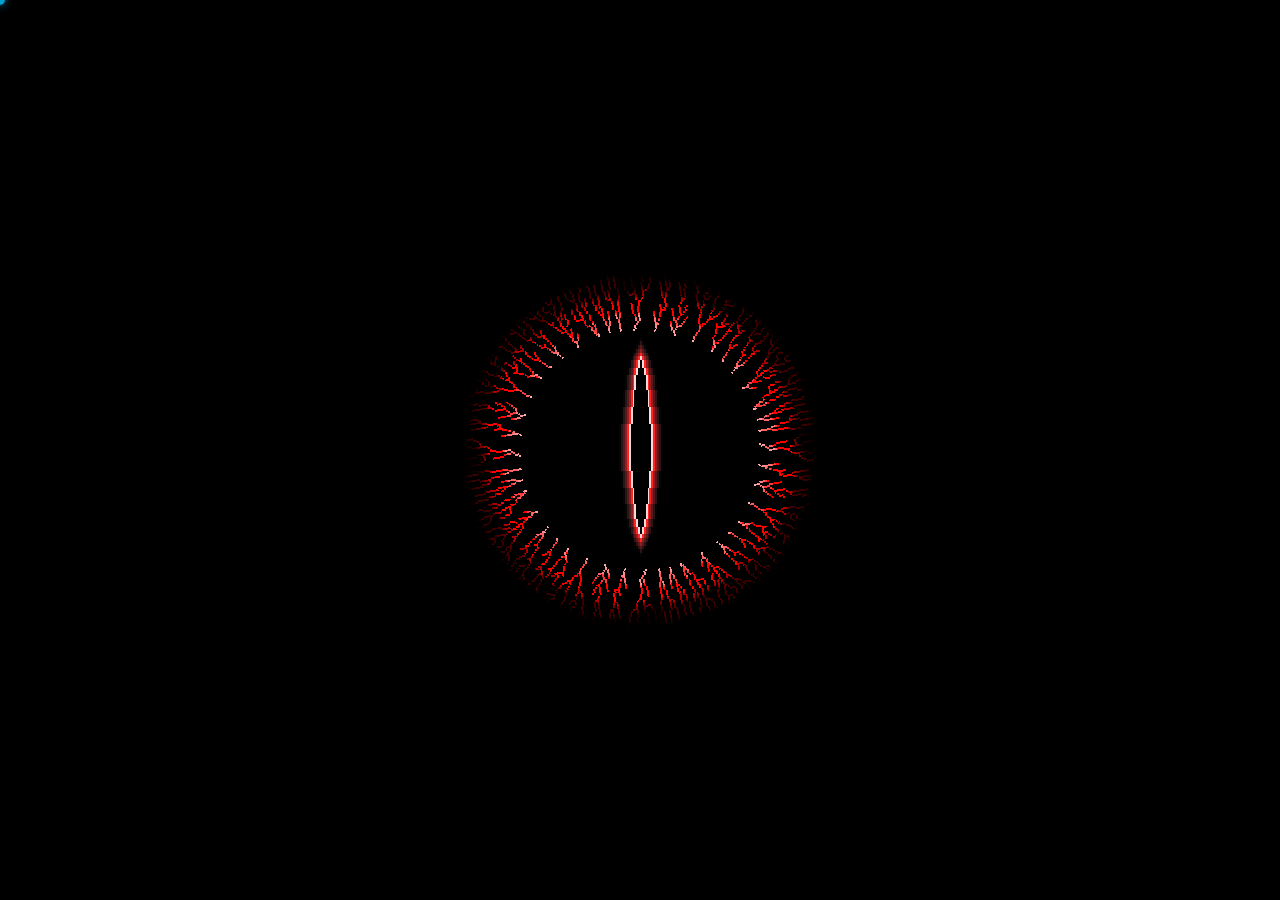
<file: pages/observer.html>
<!DOCTYPE html>
<html lang="en">
<head>
  <meta charset="UTF-8">
  <meta name="viewport" content="width=device-width, initial-scale=1.0">
  <title>The Observer</title>
  <link href="https://fonts.googleapis.com/css2?family=Share+Tech+Mono&display=swap" rel="stylesheet">
  <style>
    * { margin:0; padding:0; box-sizing:border-box; }
    html, body {
      width:100vw; height:100vh;
      background:#000;
      overflow:hidden;
      cursor:none;
      font-family:'Share Tech Mono',monospace;
      user-select:none;
    }

    /* ─── INTRO SCREEN ─── */
    #intro {
      position:fixed; inset:0;
      background:#000;
      display:flex; flex-direction:column;
      align-items:center; justify-content:center;
      z-index:200;
      transition: opacity 1s ease;
    }
    #intro.fade-out { opacity:0; pointer-events:none; }

    #eye-container {
      position:relative;
      width:480px; height:480px;
    }
    #eye-container img {
      position:absolute; inset:0;
      width:100%; height:100%;
      image-rendering:pixelated;
    }
    #intro-front { z-index:2; }
    #intro-pupil { z-index:3; }
    #intro-lid   { z-index:4; pointer-events:none; }

    #intro-text {
      margin-top:32px;
      font-size:0.6rem;
      letter-spacing:0.4em;
      text-transform:uppercase;
      color:rgba(200,30,30,0.5);
      opacity:0;
      transition: opacity 1s ease;
    }
    #intro-text.show { opacity:1; }

    /* ─── GAME CANVAS ─── */
    #game-layer {
      position:fixed; inset:0;
      opacity:0;
      transition: opacity 1.2s ease;
      pointer-events:none;
    }
    #game-layer.show {
      opacity:1;
      pointer-events:auto;
    }

    #game-canvas {
      display:block;
      width:100%; height:100%;
    }

    /* ─── HUD ─── */
    #hud {
      position:fixed;
      top:16px; left:50%;
      transform:translateX(-50%);
      display:flex; flex-direction:column;
      align-items:center;
      gap:6px;
      z-index:50;
      pointer-events:none;
      opacity:0;
      transition:opacity 0.5s;
    }
    #hud.show { opacity:1; }

    #exposure-bar-wrap {
      width:320px; height:7px;
      border:1px solid rgba(200,30,30,0.3);
      border-radius:3px;
      overflow:hidden;
    }
    #exposure-bar {
      height:100%;
      width:0%;
      background:linear-gradient(90deg, rgba(200,30,30,0.4), rgba(255,60,30,0.9));
      transition:background 0.2s;
      border-radius:3px;
    }
    #exposure-bar.danger { background:linear-gradient(90deg,#ff2200,#ff6600); }
    #exposure-label {
      font-size:0.5rem;
      letter-spacing:0.3em;
      text-transform:uppercase;
      color:rgba(200,30,30,0.6);
    }
    #shrink-warn {
      font-size:0.42rem;
      letter-spacing:0.3em;
      text-transform:uppercase;
      color:rgba(255,120,0,0);
      transition:color 0.4s;
      pointer-events:none;
    }
    #shrink-warn.active { color:rgba(255,120,0,0.85); }

    /* ─── DEATH SCREEN ─── */
    #death-screen {
      position:fixed; inset:0;
      background:#000;
      display:flex; flex-direction:column;
      align-items:center; justify-content:center;
      gap:16px;
      z-index:300;
      opacity:0;
      pointer-events:none;
      transition:opacity 1s ease;
    }
    #death-screen.show {
      opacity:1;
      pointer-events:auto;
    }
    #death-title {
      font-size:1.2rem;
      letter-spacing:0.5em;
      text-transform:uppercase;
      color:rgba(200,20,20,0.9);
      text-shadow: 0 0 20px rgba(255,0,0,0.5);
    }
    #death-sub {
      font-size:0.5rem;
      letter-spacing:0.3em;
      color:rgba(150,0,0,0.7);
    }
    #death-redirect {
      font-size:0.45rem;
      letter-spacing:0.2em;
      color:rgba(100,0,0,0.5);
    }

    /* Custom cursor: mouse dot */
    #cursor-dot {
      position:fixed;
      width:10px; height:10px;
      background:rgba(0,200,255,0.8);
      border-radius:50%;
      pointer-events:none;
      z-index:9999;
      transform:translate(-50%,-50%);
      box-shadow: 0 0 8px rgba(0,200,255,0.6);
      transition: background 0.3s;
    }
    #cursor-dot.hidden-mode {
      background:rgba(0,200,255,0.2);
      box-shadow:0 0 4px rgba(0,200,255,0.1);
    }
  </style>
</head>
<body>

<!-- Cursor dot (represents the player/mouse) -->
<div id="cursor-dot"></div>

<!-- ─── INTRO ─── -->
<div id="intro">
  <div id="eye-container">
    <img id="intro-front" src="[data-uri]" alt="">
    <img id="intro-pupil" src="[data-uri]" alt="">
    <canvas id="intro-lid" width="480" height="480"></canvas>
  </div>
</div>

<!-- ─── GAME ─── -->
<div id="game-layer">
  <canvas id="game-canvas"></canvas>
</div>

<!-- ─── HUD ─── -->
<div id="hud">
  <div id="exposure-label">exposição</div>
  <div id="exposure-bar-wrap">
    <div id="exposure-bar"></div>
  </div>
  <div id="shrink-warn">⚠ SHADOWS DISAPPEARING</div>
</div>

<!-- ─── DEATH ─── -->
<div id="death-screen">
  <div id="death-title">VISTO</div>
</div>

<!-- Preload sprites -->
<img id="spr-close" src="[data-uri]" style="display:none">
<img id="spr-open"  src="[data-uri]"  style="display:none">
<img id="spr-red-front" src="[data-uri]"   style="display:none">
<img id="spr-red-pupil" src="[data-uri]" style="display:none">
<img id="spr-blu-front" src="[data-uri]"   style="display:none">
<img id="spr-blu-pupil" src="[data-uri]" style="display:none">

<script>
/* ============================================================
   THE OBSERVER — HARD MODE
   Same mechanic: hides the cursor in shadows.
   New features:
   - Observer 3× larger (480px)
   - Rotating scan rays that catch you even in shadows
   - Shadows shrink over time (visual warning before)
   - 2nd observer appears at 20s
   - Exposure increases much faster the closer you are
   - HUNT MODE: when it sees you, accelerates at full speed + frantic spin
   - PATROL MODE: when you're hidden, does circular pattern
   ============================================================ */

// ── DOM ──
const introEl    = document.getElementById('intro');
const introFront = document.getElementById('intro-front');
const introPupil = document.getElementById('intro-pupil');
const introLid   = document.getElementById('intro-lid');
const gameLayer  = document.getElementById('game-layer');
const gameCanvas = document.getElementById('game-canvas');
const gCtx       = gameCanvas.getContext('2d');
const hud        = document.getElementById('hud');
const expBar     = document.getElementById('exposure-bar');
const shrinkWarn = document.getElementById('shrink-warn');
const deathScreen= document.getElementById('death-screen');
const cursorDot  = document.getElementById('cursor-dot');
const sprClose   = document.getElementById('spr-close');
const sprOpen    = document.getElementById('spr-open');
const sprRedF    = document.getElementById('spr-red-front');
const sprRedP    = document.getElementById('spr-red-pupil');
const sprBluF    = document.getElementById('spr-blu-front');
const sprBluP    = document.getElementById('spr-blu-pupil');

const W = () => gameCanvas.width;
const H = () => gameCanvas.height;

// ── Input ──
let mouseX = window.innerWidth/2, mouseY = window.innerHeight/2;
document.addEventListener('mousemove', e => {
  mouseX = e.clientX; mouseY = e.clientY;
  cursorDot.style.left = mouseX+'px'; cursorDot.style.top = mouseY+'px';
});

// ── Canvas ──
function resizeGame() { gameCanvas.width=window.innerWidth; gameCanvas.height=window.innerHeight; }
resizeGame();
window.addEventListener('resize', resizeGame);

// ── INTRO ──
const CLOSE_FRAMES=8, OPEN_FRAMES=13;
const lidCtx = introLid.getContext('2d');
let introSpinRaf=null, introSpinAngle=0;

function drawLidFrame(img,frame,total) {
  const fw=img.naturalWidth/total;
  lidCtx.clearRect(0,0,480,480);
  lidCtx.drawImage(img, frame*fw,0, fw,img.naturalHeight, 0,0,480,480);
}
function startIntroSpin() {
  function spin(){ introSpinAngle=(introSpinAngle+1.2)%360; introFront.style.transform='rotate('+introSpinAngle+'deg)'; introSpinRaf=requestAnimationFrame(spin); }
  spin();
}
function runOpenAnim() {
  drawLidFrame(sprClose,CLOSE_FRAMES-1,CLOSE_FRAMES);
  startIntroSpin();
  setTimeout(()=>{
    let f=0; const iv=setInterval(()=>{
      drawLidFrame(sprOpen,f,OPEN_FRAMES); f++;
      if(f>=OPEN_FRAMES){ clearInterval(iv); lidCtx.clearRect(0,0,480,480); setTimeout(transitionToGame,400); }
    },80);
  },600);
}
function transitionToGame() {
  cancelAnimationFrame(introSpinRaf);
  introEl.classList.add('fade-out');
  gameLayer.classList.add('show');
  hud.classList.add('show');
  setTimeout(()=>{ introEl.style.display='none'; gameRunning=true; requestAnimationFrame(gameLoop); },1000);
}

// ── SHELTERS ──
// life: 1.0’0, shrinks over time; shrinkStartMs = when it starts shrinking
function makeShelters() {
  return [
    { type:'cave', x:0.05, y:0.70, w:0.13, h:0.21, life:1, shrinkStart:18000 },
    { type:'cave', x:0.82, y:0.65, w:0.14, h:0.23, life:1, shrinkStart:25000 },
    { type:'cave', x:0.40, y:0.78, w:0.15, h:0.19, life:1, shrinkStart:32000 },
    { type:'cave', x:0.20, y:0.12, w:0.11, h:0.16, life:1, shrinkStart:14000 },
    { type:'cave', x:0.72, y:0.10, w:0.12, h:0.15, life:1, shrinkStart:22000 },
    { type:'rock', x:0.28, y:0.55, w:0.09, h:0.11, life:1, shrinkStart:10000 },
    { type:'rock', x:0.60, y:0.50, w:0.10, h:0.11, life:1, shrinkStart:15000 },
    { type:'rock', x:0.12, y:0.42, w:0.08, h:0.10, life:1, shrinkStart:19000 },
    { type:'rock', x:0.80, y:0.38, w:0.09, h:0.10, life:1, shrinkStart:12000 },
    { type:'rock', x:0.48, y:0.35, w:0.08, h:0.09, life:1, shrinkStart:28000 },
    { type:'rock', x:0.35, y:0.20, w:0.09, h:0.11, life:1, shrinkStart:20000 },
    { type:'rock', x:0.62, y:0.28, w:0.09, h:0.10, life:1, shrinkStart:16000 },
  ];
}
let shelters = makeShelters();
const SHRINK_RATE = 1/12000; // perde toda a vida em 12s após começar

function getShelterAbs(s) {
  // Scale shelter from centre based on life
  const cx=s.x+s.w/2, cy=s.y+s.h/2;
  const sw=s.w*s.life, sh=s.h*s.life;
  return { type:s.type, x:(cx-sw/2)*W(), y:(cy-sh/2)*H(), w:sw*W(), h:sh*H(), life:s.life };
}

function isInShelter(mx,my) {
  for(const s of shelters) {
    if(s.life<0.04) continue;
    const a=getShelterAbs(s);
    if(s.type==='cave') {
      const ex=(mx-(a.x+a.w/2))/(a.w/2||1);
      const ey=(my-(a.y+a.h/2))/(a.h/2||1);
      if(ex*ex+ey*ey<=1) return true;
    } else {
      if(mx>=a.x&&mx<=a.x+a.w&&my>=a.y&&my<=a.y+a.h) return true;
    }
  }
  return false;
}

// ── OBSERVERS ──
// Cada observer: { x, y, angle, speed, moveAngle, moveTimer, phase, puOffX, puOffY, scanAngle, patrolAngle, patrolR }
const OBS_SIZE = 480;

function makeObserver(x,y) {
  return {
    x,y, angle:Math.random()*360, speed:0,
    moveAngle:Math.random()*Math.PI*2, moveTimer:0,
    phase:'calm',
    puOffX:0, puOffY:0,
    scanAngle:Math.random()*360,   // rotating scan beam
    patrolCX:x, patrolCY:y,        // patrol orbit centre
    patrolAngle:Math.random()*Math.PI*2,
    patrolR:0.12,                  // orbit radius (normalised)
    patrolMode:false,
  };
}

let observers = [];
let gameTime = 0; // ms elapsed since game start
let secondObserverSpawned = false;

function initObservers() {
  observers = [ makeObserver(0.5, 0.5) ];
  secondObserverSpawned = false;
}

// ── EXPOSURE ──
let exposure=0;
const BASE_FILL  = 1/4500;  // faster than before
const BASE_DRAIN = 1/550;

// ── STATE ──
let gameRunning=false, dead=false, lastTs=null;

// ── GAME LOOP ──
function gameLoop(ts) {
  if(!gameRunning||dead) return;
  if(!lastTs) lastTs=ts;
  const dt=Math.min(ts-lastTs,50);
  lastTs=ts;
  gameTime+=dt;

  const cw=W(), ch=H();
  const hidden=isInShelter(mouseX,mouseY);

  // ── Spawn second observer at 20s ──
  if(!secondObserverSpawned && gameTime>20000) {
    secondObserverSpawned=true;
    // Spawn far from player
    const sx = mouseX/cw < 0.5 ? 0.85 : 0.15;
    const sy = mouseY/ch < 0.5 ? 0.85 : 0.15;
    observers.push(makeObserver(sx,sy));
  }

  // ── Shrink shelters ──
  let anyShrinking=false;
  for(const s of shelters) {
    if(gameTime>s.shrinkStart && s.life>0) {
      s.life=Math.max(0, s.life-SHRINK_RATE*dt);
      if(s.life>0) anyShrinking=true;
    }
  }
  shrinkWarn.classList.toggle('active', anyShrinking);

  // ── Exposure ──
  // Sobe mais depressa quanto mais perto o observer mais próximo estiver
  let seen=false, nearDist=999;
  for(const obs of observers) {
    const dx=mouseX/cw-obs.x, dy=mouseY/ch-obs.y;
    const d=Math.sqrt(dx*dx+dy*dy);
    if(d<nearDist) nearDist=d;
    // Scan beam hit — mesmo escondido sofres exposição parcial
    if(isInScanBeam(obs,mouseX,mouseY,cw,ch)) seen=true;
    if(!hidden) seen=true;
  }

  const proxFactor = hidden ? 1 : Math.max(0.4, 1.8-nearDist*2); // closer = faster
  if(seen) {
    exposure=Math.min(1, exposure+BASE_FILL*dt*proxFactor);
  } else {
    exposure=Math.max(0, exposure-BASE_DRAIN*dt);
  }

  expBar.style.width=(exposure*100).toFixed(0)+'%';
  expBar.classList.toggle('danger',exposure>0.65);
  cursorDot.classList.toggle('hidden-mode', hidden&&!seen);

  if(exposure>=1){ triggerDeath(); return; }

  // ── Update each observer ──
  for(const obs of observers) {
    // Scan beam rotates — faster when hunting
    const isHunt = obs.phase==='hunt';
    obs.scanAngle=(obs.scanAngle+(isHunt?1.4+exposure*3:0.7))%360;

    // Phase
    if(!hidden) {
      obs.phase='hunt';
      obs.patrolMode=false;
    } else {
      // Stays hunt for 2s after losing sight
      if(!obs._lostSightTimer) obs._lostSightTimer=0;
      if(obs.phase==='hunt') { obs._lostSightTimer+=dt; if(obs._lostSightTimer>2000){ obs.phase='calm'; obs._lostSightTimer=0; } }
      else obs._lostSightTimer=0;
    }

    if(obs.phase==='calm') {
      // Patrol: orbit around last known area
      obs.patrolMode=true;
      obs.patrolAngle=(obs.patrolAngle+0.0006*dt)%(Math.PI*2);
      const tx=obs.patrolCX+Math.cos(obs.patrolAngle)*obs.patrolR;
      const ty=obs.patrolCY+Math.sin(obs.patrolAngle)*obs.patrolR;
      obs.x+=(tx-obs.x)*0.012;
      obs.y+=(ty-obs.y)*0.012;
    } else {
      // Hunt: aggressive pursuit
      obs.patrolCX=mouseX/cw; obs.patrolCY=mouseY/ch; // update last known pos
      obs.moveTimer-=dt;
      if(obs.moveTimer<=0) {
        const px=mouseX/cw, py=mouseY/ch;
        const toP=Math.atan2(py-obs.y,px-obs.x);
        const bias=0.82;
        obs.moveAngle=toP+(Math.random()-0.5)*Math.PI*2*(1-bias);
        obs.moveTimer=250+Math.random()*350;
      }
      const tSpeed=0.00022+exposure*0.0003;
      obs.speed+=(tSpeed-obs.speed)*0.04;
      obs.x+=Math.cos(obs.moveAngle)*obs.speed*dt;
      obs.y+=Math.sin(obs.moveAngle)*obs.speed*dt;
    }

    // Bounce
    if(obs.x<0.04){obs.x=0.04;obs.moveAngle=Math.PI-obs.moveAngle;}
    if(obs.x>0.96){obs.x=0.96;obs.moveAngle=Math.PI-obs.moveAngle;}
    if(obs.y<0.04){obs.y=0.04;obs.moveAngle=-obs.moveAngle;}
    if(obs.y>0.96){obs.y=0.96;obs.moveAngle=-obs.moveAngle;}

    // Spin
    obs.angle=(obs.angle+(isHunt?2.5+exposure*6:0.5))%360;

    // Pupil tracks mouse
    const ox=obs.x*cw, oy=obs.y*ch;
    const ddx=mouseX-ox, ddy=mouseY-oy;
    const dd=Math.sqrt(ddx*ddx+ddy*ddy)||1;
    const maxShift=22;
    const ratio=Math.min(dd,260)/260;
    obs.puOffX+=(ddx/dd*ratio*maxShift-obs.puOffX)*0.1;
    obs.puOffY+=(ddy/dd*ratio*maxShift-obs.puOffY)*0.1;
  }

  // ── DRAW ──
  gCtx.clearRect(0,0,cw,ch);
  gCtx.fillStyle='#000'; gCtx.fillRect(0,0,cw,ch);

  // Scan beams (removido para ter observer mais limpo)
  // for(const obs of observers) drawScanBeams(obs,cw,ch);

  // Observers behind shelters
  for(const obs of observers) drawObserver(obs.x*cw,obs.y*ch,obs);

  // Shelters on top
  drawShelters(cw,ch);

  // Vignette
  drawVignette(cw,ch,exposure,hidden&&!seen);

  // Player hint when hidden
  if(hidden&&!seen) {
    gCtx.strokeStyle='rgba(0,200,255,0.28)';
    gCtx.lineWidth=1;
    gCtx.beginPath();
    gCtx.arc(mouseX,mouseY,20,0,Math.PI*2);
    gCtx.stroke();
  }

  requestAnimationFrame(gameLoop);
}

// ── SCAN BEAM ──
function isInScanBeam(obs,mx,my,cw,ch) {
  const ox=obs.x*cw, oy=obs.y*ch;
  const beamLen=Math.min(cw,ch)*0.42;
  const halfDeg=15;
  // Two beams, 180° apart
  for(let b=0;b<2;b++) {
    const ang=(obs.scanAngle+b*180)*Math.PI/180;
    const dx=mx-ox, dy=my-oy;
    const d=Math.sqrt(dx*dx+dy*dy);
    if(d>beamLen) continue;
    const dot=(dx*Math.cos(ang)+dy*Math.sin(ang))/d;
    const diff=Math.acos(Math.min(1,Math.max(-1,dot)))*180/Math.PI;
    if(diff<halfDeg) return true;
  }
  return false;
}

function drawScanBeams(obs,cw,ch) {
  const ox=obs.x*cw, oy=obs.y*ch;
  const beamLen=Math.min(cw,ch)*0.42;
  const halfRad=15*Math.PI/180;
  const isHunt=obs.phase==='hunt';
  for(let b=0;b<2;b++) {
    const ang=(obs.scanAngle+b*180)*Math.PI/180;
    const a1=ang-halfRad, a2=ang+halfRad;
    gCtx.save();
    gCtx.beginPath();
    gCtx.moveTo(ox,oy);
    gCtx.arc(ox,oy,beamLen,a1,a2);
    gCtx.closePath();
    // Gradient along the beam
    const grad=gCtx.createRadialGradient(ox,oy,0,ox,oy,beamLen);
    if(isHunt) {
      grad.addColorStop(0,'rgba(255,40,0,0.18)');
      grad.addColorStop(0.5,'rgba(255,40,0,0.06)');
      grad.addColorStop(1,'rgba(255,40,0,0)');
    } else {
      grad.addColorStop(0,'rgba(0,160,255,0.10)');
      grad.addColorStop(0.5,'rgba(0,160,255,0.03)');
      grad.addColorStop(1,'rgba(0,160,255,0)');
    }
    gCtx.fillStyle=grad;
    gCtx.fill();
    // Edge lines
    gCtx.beginPath();
    gCtx.moveTo(ox,oy);
    gCtx.lineTo(ox+Math.cos(a1)*beamLen,oy+Math.sin(a1)*beamLen);
    gCtx.moveTo(ox,oy);
    gCtx.lineTo(ox+Math.cos(a2)*beamLen,oy+Math.sin(a2)*beamLen);
    gCtx.strokeStyle=isHunt?'rgba(255,80,0,0.22)':'rgba(0,180,255,0.12)';
    gCtx.lineWidth=1;
    gCtx.stroke();
    gCtx.restore();
  }
}

// ── DRAW OBSERVER ──
function drawObserver(ox,oy,obs) {
  const size=OBS_SIZE;
  const isHunt=obs.phase==='hunt';
  gCtx.save();
  gCtx.translate(ox,oy);

  // Outer glow — huge
  const glowR=size*0.75;
  const g=gCtx.createRadialGradient(0,0,0,0,0,glowR);
  g.addColorStop(0, isHunt?'rgba(200,20,0,0.22)':'rgba(0,140,255,0.14)');
  g.addColorStop(1,'transparent');
  gCtx.fillStyle=g;
  gCtx.beginPath(); gCtx.arc(0,0,glowR,0,Math.PI*2); gCtx.fill();

  // Spinning front ring
  gCtx.save();
  gCtx.rotate(obs.angle*Math.PI/180);
  gCtx.drawImage(isHunt?sprRedF:sprBluF,-size/2,-size/2,size,size);
  gCtx.restore();

  // Pupil (tracks mouse)
  gCtx.drawImage(isHunt?sprRedP:sprBluP,-size/2+obs.puOffX,-size/2+obs.puOffY,size,size);

  gCtx.restore();
}

// ── DRAW SHELTERS ──
function drawShelters(cw,ch) {
  const now=Date.now();
  for(const s of shelters) {
    if(s.life<0.02) continue;
    const a=getShelterAbs(s);
    const dying=s.life<0.30;
    // Pulsing warning when nearly gone
    const pulse=dying?(0.55+0.45*Math.sin(now*0.007)):1;

    gCtx.save();
    gCtx.globalAlpha=Math.min(1,s.life*2.5)*pulse;

    if(s.type==='cave') {
      gCtx.fillStyle='#000';
      gCtx.beginPath();
      gCtx.ellipse(a.x+a.w/2,a.y+a.h/2,a.w/2,a.h/2,0,0,Math.PI*2);
      gCtx.fill();
      gCtx.strokeStyle=dying?`rgba(255,80,0,0.65)`:'rgba(80,20,20,0.6)';
      gCtx.lineWidth=dying?2.5:2;
      gCtx.beginPath();
      gCtx.ellipse(a.x+a.w/2,a.y+a.h/2,a.w/2,a.h/2,0,0,Math.PI*2);
      gCtx.stroke();
    } else {
      const rx=a.x+a.w/2,ry=a.y+a.h/2;
      gCtx.fillStyle='#000';
      gCtx.beginPath();
      gCtx.moveTo(rx-a.w*0.4,ry+a.h*0.4);
      gCtx.lineTo(rx-a.w*0.5,ry-a.h*0.1);
      gCtx.lineTo(rx-a.w*0.1,ry-a.h*0.5);
      gCtx.lineTo(rx+a.w*0.3,ry-a.h*0.4);
      gCtx.lineTo(rx+a.w*0.5,ry+a.h*0.1);
      gCtx.lineTo(rx+a.w*0.2,ry+a.h*0.4);
      gCtx.closePath(); gCtx.fill();
      gCtx.strokeStyle=dying?'rgba(255,70,0,0.55)':'rgba(70,20,20,0.5)';
      gCtx.lineWidth=dying?2:1.5; gCtx.stroke();
    }
    gCtx.restore();
  }
}

function drawVignette(cw,ch,exp,safelyHidden) {
  if(exp<0.08) return;
  const alpha=safelyHidden?exp*0.14:exp*0.44;
  const g=gCtx.createRadialGradient(cw/2,ch/2,ch*0.18,cw/2,ch/2,ch*0.82);
  g.addColorStop(0,'transparent');
  g.addColorStop(1,`rgba(180,0,0,${alpha.toFixed(2)})`);
  gCtx.fillStyle=g; gCtx.fillRect(0,0,cw,ch);
  if(exp>0.72){
    const p=0.06*Math.sin(Date.now()*0.009)+0.06;
    gCtx.fillStyle=`rgba(200,0,0,${p.toFixed(3)})`; gCtx.fillRect(0,0,cw,ch);
  }
}

// ── DEATH ──
function triggerDeath() {
  gameRunning=false; dead=true;
  let fl=0;
  const iv=setInterval(()=>{
    gCtx.fillStyle='rgba(255,0,0,0.16)'; gCtx.fillRect(0,0,W(),H());
    if(++fl>6){ clearInterval(iv); drawDeathExplosion();
      setTimeout(()=>{ deathScreen.classList.add('show');
        setTimeout(()=>{ window.location.href='../index.html'; },2200); },600); }
  },80);
}

function drawDeathExplosion() {
  const cx=mouseX,cy=mouseY; let t=0;
  function frame(){
    t+=0.055; if(t>1) return;
    gCtx.clearRect(0,0,W(),H()); gCtx.fillStyle='#000'; gCtx.fillRect(0,0,W(),H());
    for(const obs of observers) drawObserver(obs.x*W(),obs.y*H(),obs);
    drawShelters(W(),H());
    for(let i=0;i<32;i++){
      const a=(i/32)*Math.PI*2,r=t*110;
      gCtx.fillStyle=`rgba(0,200,255,${(1-t).toFixed(2)})`;
      gCtx.beginPath(); gCtx.arc(cx+Math.cos(a)*r,cy+Math.sin(a)*r,4*(1-t),0,Math.PI*2); gCtx.fill();
    }
    gCtx.strokeStyle=`rgba(220,0,0,${(1-t).toFixed(2)})`; gCtx.lineWidth=2;
    gCtx.beginPath(); gCtx.arc(cx,cy,t*150,0,Math.PI*2); gCtx.stroke();
    requestAnimationFrame(frame);
  }
  frame();
}

// ── INIT ──
let spritesLoaded=0;
function onSpriteLoad(){ if(++spritesLoaded>=6){ initObservers(); runOpenAnim(); } }
[sprClose,sprOpen,sprRedF,sprRedP,sprBluF,sprBluP].forEach(img=>{
  if(img.complete) onSpriteLoad(); else img.addEventListener('load',onSpriteLoad);
});
</script>
</body>
</html>
</file>
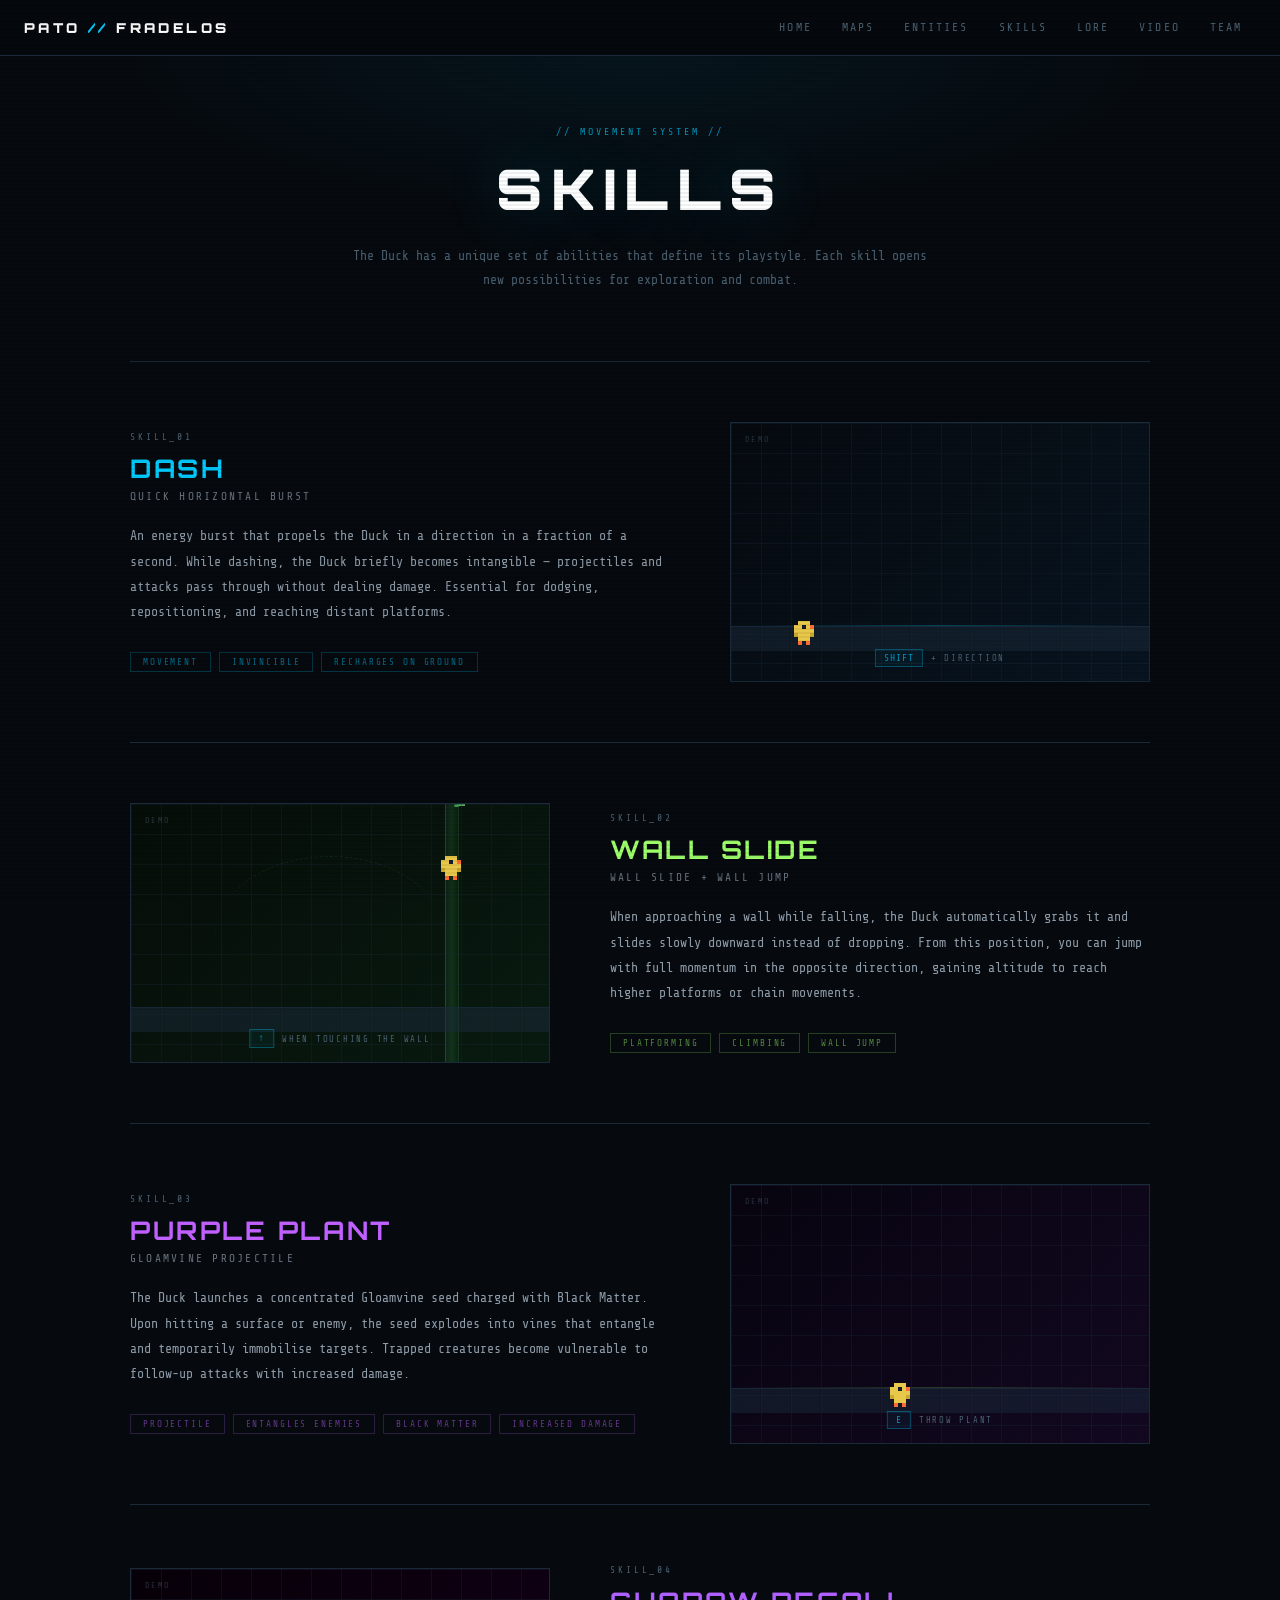
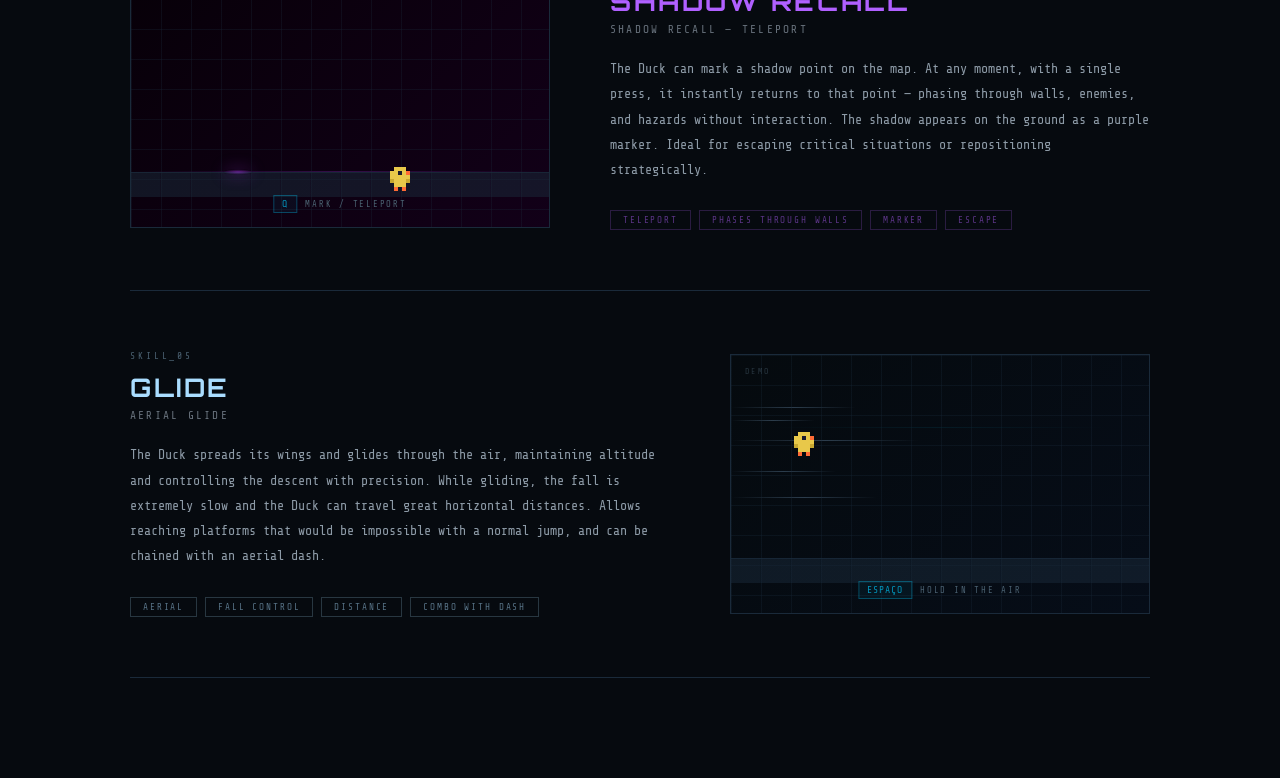
<file: pages/skills.html>
<!DOCTYPE html>
<html lang="en">
<head>
  <link rel="icon" type="image/png" href="../favicon.ico">
  <link rel="shortcut icon" href="../favicon.ico">
  <meta charset="UTF-8">  <meta name="viewport" content="width=device-width, initial-scale=1.0">
  <title>Skills — Duck in Fradelos</title>
  <link rel="preconnect" href="https://fonts.googleapis.com">
  <link href="https://fonts.googleapis.com/css2?family=VT323&family=Share+Tech+Mono&family=Orbitron:wght@400;700;900&display=swap" rel="stylesheet">
  <link rel="stylesheet" href="../css/global.css">
  <style>
    * { margin: 0; padding: 0; box-sizing: border-box; }

    :root {
      --nav-h: 56px;
      --bg: #060a0f;
      --border: #1a2a3a;
      --text: #c8d8e8;
      --dim: #4a6070;
      --accent: #00ccff;
    }

    body {
      background: var(--bg);
      font-family: 'Share Tech Mono', monospace;
      color: var(--text);
      overflow-x: hidden;
    }

    body::after {
      content: '';
      position: fixed;
      inset: 0;
      background: repeating-linear-gradient(0deg, transparent, transparent 2px, rgba(0,0,0,0.06) 2px, rgba(0,0,0,0.06) 4px);
      pointer-events: none;
      z-index: 9998;
    }

    /* ── NAVBAR ── */
    .navbar {
      position: fixed;
      top: 0; left: 0; right: 0;
      z-index: 1000;
      height: var(--nav-h);
      background: rgba(6,10,15,0.95);
      backdrop-filter: blur(12px);
      -webkit-backdrop-filter: blur(12px);
      border-bottom: 1px solid var(--border);
      padding: 0 24px;
      display: flex;
      justify-content: space-between;
      align-items: center;
    }

    .navbar__logo {
      font-family: 'Orbitron', monospace;
      font-weight: 900;
      font-size: 0.85rem;
      letter-spacing: 0.25em;
      color: #fff;
      text-decoration: none;
      white-space: nowrap;
    }

    .navbar__logo span { color: var(--accent); }

    .navbar__links {
      display: flex;
      align-items: center;
      gap: 2px;
      list-style: none;
    }

    .navbar__links a {
      display: block;
      padding: 8px 14px;
      font-size: 0.72rem;
      letter-spacing: 0.18em;
      text-transform: uppercase;
      text-decoration: none;
      color: var(--dim);
      position: relative;
      transition: color 0.2s ease;
      white-space: nowrap;
    }

    .navbar__links a::after {
      content: '';
      position: absolute;
      bottom: 0; left: 14px; right: 14px;
      height: 2px;
      background: var(--accent);
      transform: scaleX(0);
      transform-origin: right;
      transition: transform 0.3s cubic-bezier(0.4, 0, 0.2, 1);
      border-radius: 1px;
    }

    .navbar__links a:hover,
    .navbar__links a.active { color: #fff; }

    .navbar__links a:hover::after,
    .navbar__links a.active::after {
      transform: scaleX(1);
      transform-origin: left;
    }

    .navbar__hamburger {
      display: none;
      flex-direction: column;
      gap: 5px;
      background: none;
      border: none;
      cursor: pointer;
      padding: 4px;
    }

    .navbar__hamburger span {
      display: block;
      width: 22px;
      height: 2px;
      background: var(--dim);
      border-radius: 1px;
      transition: all 0.3s ease;
    }

    .navbar__mobile-menu {
      display: none;
      position: fixed;
      top: var(--nav-h);
      left: 0; right: 0;
      background: rgba(6,10,15,0.98);
      border-bottom: 1px solid var(--border);
      padding: 12px 0;
      flex-direction: column;
      z-index: 999;
    }

    .navbar__mobile-menu.open { display: flex; }

    .navbar__mobile-menu a {
      display: block;
      padding: 14px 24px;
      font-size: 0.7rem;
      letter-spacing: 0.2em;
      text-transform: uppercase;
      text-decoration: none;
      color: var(--dim);
      border-left: 2px solid transparent;
      transition: all 0.2s ease;
    }

    .navbar__mobile-menu a:hover,
    .navbar__mobile-menu a.active {
      color: #fff;
      border-left-color: var(--accent);
      background: rgba(255,255,255,0.03);
    }

    @media (max-width: 768px) {
      .navbar { padding: 0 16px; }
      .navbar__logo { font-size: 0.75rem; }
      .navbar__links { display: none; }
      .navbar__hamburger { display: flex; }
    }

    /* ── PAGE HEADER ── */
    .page-header {
      margin-top: var(--nav-h);
      padding: 70px 60px 50px;
      text-align: center;
      position: relative;
      overflow: hidden;
    }

    .page-header::before {
      content: '';
      position: absolute;
      inset: 0;
      background: radial-gradient(ellipse 60% 80% at 50% 0%, rgba(0,204,255,0.06) 0%, transparent 70%);
      pointer-events: none;
    }

    .page-header__tag {
      font-size: 0.62rem;
      text-transform: uppercase;
      letter-spacing: 0.3em;
      color: var(--accent);
      margin-bottom: 16px;
      opacity: 0.7;
    }

    .page-header__title {
      font-family: 'Orbitron', monospace;
      font-weight: 900;
      font-size: clamp(2rem, 5vw, 3.5rem);
      letter-spacing: 0.15em;
      text-transform: uppercase;
      color: #fff;
      text-shadow: 0 0 60px rgba(0,204,255,0.2);
      margin-bottom: 20px;
    }

    .page-header__desc {
      font-size: 0.82rem;
      line-height: 1.8;
      color: var(--dim);
      max-width: 600px;
      margin: 0 auto;
    }

    /* ── SKILLS LIST ── */
    .skills-list {
      max-width: 1100px;
      margin: 0 auto;
      padding: 20px 40px 100px;
      display: flex;
      flex-direction: column;
      gap: 0;
    }

    /* ── SKILL CARD ── */
    .skill-card {
      display: grid;
      grid-template-columns: 1fr 420px;
      gap: 0;
      border-bottom: 1px solid var(--border);
      padding: 60px 0;
      align-items: center;
      position: relative;
    }

    .skill-card:first-child { border-top: 1px solid var(--border); }

    .skill-card:nth-child(even) {
      grid-template-columns: 420px 1fr;
    }

    .skill-card:nth-child(even) .skill-info { order: 2; padding-left: 60px; padding-right: 0; }
    .skill-card:nth-child(even) .skill-demo  { order: 1; }

    /* ── SKILL INFO ── */
    .skill-info {
      padding-right: 60px;
    }

    .skill-number {
      font-size: 0.6rem;
      letter-spacing: 0.3em;
      color: var(--dim);
      margin-bottom: 10px;
      text-transform: uppercase;
    }

    .skill-name {
      font-family: 'Orbitron', monospace;
      font-weight: 700;
      font-size: 1.6rem;
      letter-spacing: 0.1em;
      text-transform: uppercase;
      margin-bottom: 6px;
    }

    .skill-subtitle {
      font-size: 0.7rem;
      letter-spacing: 0.2em;
      text-transform: uppercase;
      margin-bottom: 20px;
      opacity: 0.5;
    }

    .skill-desc {
      font-size: 0.83rem;
      line-height: 1.9;
      color: rgba(200,216,232,0.7);
      margin-bottom: 28px;
    }

    .skill-tags {
      display: flex;
      flex-wrap: wrap;
      gap: 8px;
    }

    .skill-tag {
      font-size: 0.58rem;
      letter-spacing: 0.2em;
      text-transform: uppercase;
      padding: 4px 12px;
      border: 1px solid;
      opacity: 0.7;
    }

    /* ── SKILL DEMO BOX ── */
    .skill-demo {
      height: 260px;
      background: rgba(0,0,0,0.4);
      border: 1px solid var(--border);
      position: relative;
      overflow: hidden;
    }

    .skill-demo::before {
      content: 'DEMO';
      position: absolute;
      top: 12px; left: 14px;
      font-size: 0.5rem;
      letter-spacing: 0.3em;
      color: var(--dim);
      z-index: 10;
      opacity: 0.5;
    }

    /* grid overlay in demo */
    .skill-demo::after {
      content: '';
      position: absolute;
      inset: 0;
      background-image:
        linear-gradient(rgba(26,42,58,0.3) 1px, transparent 1px),
        linear-gradient(90deg, rgba(26,42,58,0.3) 1px, transparent 1px);
      background-size: 30px 30px;
      pointer-events: none;
      z-index: 1;
    }

    /* ═══════════════════════════════════════════
       DUCK SPRITE (pixel art via CSS)
    ═══════════════════════════════════════════ */
    .duck {
      position: absolute;
      width: 20px;
      height: 20px;
      /* pixel art duck facing right – box-shadow mosaic */
      image-rendering: pixelated;
      z-index: 5;
    }

    /* ═══════════════════════════════════════════
       SKILL 1: DASH
    ═══════════════════════════════════════════ */
    #demo-dash {
      background: linear-gradient(135deg, #060a0f 0%, #081420 100%);
    }

    .dash-ground {
      position: absolute;
      bottom: 55px;
      left: 0; right: 0;
      height: 1px;
      background: linear-gradient(90deg, transparent, rgba(0,204,255,0.3), transparent);
    }

    .dash-duck {
      bottom: 56px;
      left: 15%;
      width: 24px;
      height: 24px;
      animation: dashMove 3s ease-in-out infinite;
    }

    @keyframes dashMove {
      0%   { left: 15%; opacity: 1; transform: scaleX(1); }
      25%  { left: 15%; opacity: 1; }
      30%  { left: 15%; opacity: 0; }          /* disappear = dash burst */
      35%  { left: 72%; opacity: 0; }          /* reappear far right */
      40%  { left: 72%; opacity: 1; }
      80%  { left: 72%; opacity: 1; }
      90%  { left: 15%; opacity: 1; transform: scaleX(-1); }  /* walk back */
      95%  { transform: scaleX(1); }
      100% { left: 15%; opacity: 1; }
    }

    /* Dash trail streaks */
    .dash-trail {
      position: absolute;
      bottom: 64px;
      height: 2px;
      border-radius: 1px;
      background: linear-gradient(90deg, transparent, rgba(0,204,255,0.8), rgba(0,204,255,0.3), transparent);
      opacity: 0;
      animation: dashTrail 3s ease-in-out infinite;
    }

    @keyframes dashTrail {
      0%,28%  { opacity: 0; left: 18%; width: 0; }
      32%     { opacity: 1; left: 18%; width: 55%; }
      38%     { opacity: 0; left: 18%; width: 55%; }
      100%    { opacity: 0; }
    }

    .dash-trail:nth-child(2) { bottom: 60px; animation-delay: 0.05s; opacity: 0.5; }
    .dash-trail:nth-child(3) { bottom: 68px; animation-delay: 0.03s; opacity: 0.4; }

    /* Speed blur rings at destination */
    .dash-impact {
      position: absolute;
      bottom: 46px;
      left: 70%;
      width: 40px;
      height: 40px;
      border-radius: 50%;
      border: 1px solid rgba(0,204,255,0.6);
      opacity: 0;
      animation: dashImpact 3s ease-out infinite;
    }

    @keyframes dashImpact {
      0%,33%   { opacity: 0; transform: scale(0.3); }
      38%      { opacity: 0.8; transform: scale(0.5); }
      50%      { opacity: 0; transform: scale(1.5); }
      100%     { opacity: 0; }
    }

    /* Input indicator */
    .input-indicator {
      position: absolute;
      bottom: 14px;
      left: 50%;
      transform: translateX(-50%);
      display: flex;
      align-items: center;
      gap: 8px;
      z-index: 10;
    }

    .key-btn {
      font-family: 'Share Tech Mono', monospace;
      font-size: 0.6rem;
      letter-spacing: 0.1em;
      padding: 3px 8px;
      border: 1px solid rgba(0,204,255,0.3);
      background: rgba(0,204,255,0.05);
      color: rgba(0,204,255,0.7);
    }

    .key-label {
      font-size: 0.55rem;
      letter-spacing: 0.2em;
      color: var(--dim);
      text-transform: uppercase;
    }

    /* ═══════════════════════════════════════════
       SKILL 2: SLIDE NA PAREDE + SALTO
    ═══════════════════════════════════════════ */
    #demo-wall {
      background: linear-gradient(135deg, #060d08 0%, #081a10 100%);
    }

    .wall-surface {
      position: absolute;
      right: 90px;
      top: 0; bottom: 0;
      width: 14px;
      background: linear-gradient(90deg, rgba(80,200,100,0.08), rgba(80,200,100,0.15), rgba(80,200,100,0.05));
      border-left: 1px solid rgba(80,200,100,0.25);
      border-right: 1px solid rgba(80,200,100,0.12);
    }

    /* Slide particles down the wall */
    .wall-particle {
      position: absolute;
      right: 90px;
      width: 3px;
      height: 3px;
      border-radius: 50%;
      background: rgba(80,200,100,0.7);
      animation: wallParticle linear infinite;
    }

    @keyframes wallParticle {
      0%   { top: 10%; opacity: 0; }
      10%  { opacity: 1; }
      70%  { opacity: 0.5; }
      100% { top: 75%; opacity: 0; }
    }

    .wall-duck {
      right: 104px;
      top: 20%;
      animation: wallSlideJump 3.5s ease-in-out infinite;
    }

    @keyframes wallSlideJump {
      /* slide down wall */
      0%   { top: 15%; right: 104px; transform: rotate(0deg); }
      30%  { top: 62%; right: 104px; }
      /* jump off wall to left */
      35%  { top: 55%; right: 104px; }
      45%  { top: 20%; right: 220px; transform: rotate(-20deg); }
      55%  { top: 55%; right: 320px; transform: rotate(10deg); }
      /* land and run back */
      60%  { top: 63%; right: 320px; transform: rotate(0deg); }
      85%  { top: 63%; right: 104px; }
      90%  { top: 63%; right: 104px; }
      /* jump back to wall */
      100% { top: 15%; right: 104px; }
    }

    /* Wall friction sparks */
    .wall-spark {
      position: absolute;
      right: 86px;
      width: 2px;
      height: 2px;
      background: rgba(150,255,150,0.9);
      border-radius: 50%;
      animation: wallSpark ease-out infinite;
    }

    @keyframes wallSpark {
      0%   { top: 50%; opacity: 1; transform: translate(0,0); }
      100% { top: 50%; opacity: 0; transform: translate(-12px, -8px); }
    }

    .wall-spark:nth-child(2) { animation-delay: 0.3s; }
    .wall-spark:nth-child(3) { animation-delay: 0.6s; transform-origin: right; }

    /* Jump arc ghost */
    .jump-arc {
      position: absolute;
      right: 104px;
      top: 20%;
      width: 230px;
      height: 80px;
      border-top: 1px dashed rgba(80,200,100,0.12);
      border-radius: 50% 50% 0 0 / 100% 100% 0 0;
      pointer-events: none;
    }

    /* ═══════════════════════════════════════════
       SKILL 3: PLANTA ROXA (GLOAMVINE ATAQUE)
    ═══════════════════════════════════════════ */
    #demo-plant {
      background: linear-gradient(135deg, #07040f 0%, #120820 100%);
    }

    .plant-ground {
      position: absolute;
      bottom: 55px;
      left: 0; right: 0;
      height: 1px;
      background: linear-gradient(90deg, transparent, rgba(157,255,106,0.2), transparent);
    }

    .plant-duck {
      bottom: 56px;
      left: 38%;
      animation: plantDuck 4s ease-in-out infinite;
    }

    @keyframes plantDuck {
      0%,20%  { left: 38%; }
      30%     { left: 38%; transform: scaleY(0.85); } /* crouch to throw */
      35%     { left: 38%; transform: scaleY(1); }
      80%     { left: 38%; }
      100%    { left: 38%; }
    }

    /* The plant projectile */
    .plant-projectile {
      position: absolute;
      bottom: 64px;
      left: 47%;
      width: 12px;
      height: 12px;
      border-radius: 50%;
      background: radial-gradient(circle, #c8ff80 0%, #9dff6a 40%, rgba(139,47,201,0.6) 100%);
      box-shadow: 0 0 12px rgba(157,255,106,0.8), 0 0 24px rgba(139,47,201,0.4);
      opacity: 0;
      animation: plantShoot 4s ease-in-out infinite;
    }

    @keyframes plantShoot {
      0%,30%  { left: 47%; opacity: 0; transform: scale(0); }
      35%     { left: 47%; opacity: 1; transform: scale(1); }
      60%     { left: 78%; opacity: 1; transform: scale(1); }
      65%     { left: 78%; opacity: 0; transform: scale(2); } /* explode */
      100%    { opacity: 0; }
    }

    /* Vine tendrils from explosion */
    .vine-tendril {
      position: absolute;
      bottom: 60px;
      left: 77%;
      width: 2px;
      border-radius: 1px;
      background: rgba(157,255,106,0.7);
      transform-origin: bottom left;
      opacity: 0;
      animation: vineBurst 4s ease-out infinite;
    }

    @keyframes vineBurst {
      0%,60%  { opacity: 0; height: 0; }
      65%     { opacity: 1; height: 30px; }
      80%     { opacity: 0.4; height: 40px; }
      90%     { opacity: 0; }
      100%    { opacity: 0; }
    }

    .vine-tendril:nth-child(2) { transform: rotate(45deg);  animation-delay: 0.05s; }
    .vine-tendril:nth-child(3) { transform: rotate(-30deg); animation-delay: 0.08s; }
    .vine-tendril:nth-child(4) { transform: rotate(90deg);  animation-delay: 0.02s; left: 79%; }

    /* Purple spore trail */
    .plant-spore {
      position: absolute;
      border-radius: 50%;
      background: rgba(139,47,201,0.7);
      opacity: 0;
      animation: plantSpore 4s linear infinite;
    }

    @keyframes plantSpore {
      0%,33%  { opacity: 0; }
      36%     { opacity: 0.8; bottom: 64px; left: 47%; }
      60%     { opacity: 0; bottom: 80px; left: 70%; }
      100%    { opacity: 0; }
    }

    /* ═══════════════════════════════════════════
       SKILL 4: SHADOW RECALL (TP)
    ═══════════════════════════════════════════ */
    #demo-shadow {
      background: linear-gradient(135deg, #070008 0%, #120018 100%);
    }

    .shadow-ground {
      position: absolute;
      bottom: 55px;
      left: 0; right: 0;
      height: 1px;
      background: linear-gradient(90deg, transparent, rgba(139,47,201,0.3), transparent);
    }

    /* Shadow marker on the ground */
    .shadow-marker {
      position: absolute;
      bottom: 52px;
      left: 22%;
      width: 30px;
      height: 6px;
      border-radius: 50%;
      background: radial-gradient(ellipse, rgba(139,47,201,0.6) 0%, transparent 70%);
      box-shadow: 0 0 15px rgba(139,47,201,0.4);
      animation: shadowMarkerPulse 2s ease-in-out infinite;
    }

    @keyframes shadowMarkerPulse {
      0%,100% { opacity: 0.5; transform: scaleX(1); }
      50%     { opacity: 1; transform: scaleX(1.2); }
    }

    .shadow-duck-main {
      bottom: 56px;
      left: 62%;
      animation: shadowRecall 4s ease-in-out infinite;
    }

    @keyframes shadowRecall {
      /* idle far right */
      0%,30%  { left: 62%; opacity: 1; }
      /* activate TP */
      38%     { left: 62%; opacity: 0; filter: blur(4px); }
      /* ghost stream going left */
      44%     { left: 22%; opacity: 0; }
      /* appear at shadow marker */
      50%     { left: 22%; opacity: 1; filter: blur(0); }
      /* wait, then walk back */
      75%     { left: 22%; }
      90%     { left: 62%; }
      100%    { left: 62%; opacity: 1; }
    }

    /* TP stream effect */
    .tp-stream {
      position: absolute;
      bottom: 64px;
      left: 22%;
      height: 2px;
      background: linear-gradient(90deg, rgba(139,47,201,0.8), rgba(200,100,255,0.4), transparent);
      opacity: 0;
      animation: tpStream 4s ease-in-out infinite;
    }

    @keyframes tpStream {
      0%,35%  { opacity: 0; width: 0; left: 22%; }
      38%     { opacity: 1; width: 42%; left: 22%; }
      44%     { opacity: 0; width: 42%; }
      100%    { opacity: 0; }
    }

    /* Portal rings at shadow marker */
    .portal-ring {
      position: absolute;
      bottom: 48px;
      left: 20%;
      width: 36px;
      height: 20px;
      border-radius: 50%;
      border: 1px solid rgba(139,47,201,0.7);
      opacity: 0;
      animation: portalRing 4s ease-out infinite;
    }

    @keyframes portalRing {
      0%,36%  { opacity: 0; transform: scale(0.3); }
      42%     { opacity: 1; transform: scale(1); }
      55%     { opacity: 0; transform: scale(2.5); }
      100%    { opacity: 0; }
    }

    .portal-ring:nth-child(2) { animation-delay: 0.2s; }
    .portal-ring:nth-child(3) { animation-delay: 0.4s; }

    /* Ghost trail particles */
    .ghost-particle {
      position: absolute;
      width: 4px; height: 4px;
      border-radius: 50%;
      background: rgba(180,80,255,0.8);
      opacity: 0;
      animation: ghostParticle 4s ease-in-out infinite;
    }

    @keyframes ghostParticle {
      0%,35%   { opacity: 0; bottom: 64px; left: 62%; }
      39%      { opacity: 0.9; }
      48%      { opacity: 0; bottom: 72px; left: 30%; }
      100%     { opacity: 0; }
    }

    .ghost-particle:nth-child(2) { animation-delay: 0.05s; width: 3px; height: 3px; }
    .ghost-particle:nth-child(3) { animation-delay: 0.1s;  width: 2px; height: 2px; }

    /* ═══════════════════════════════════════════
       SKILL 5: PLANAR
    ═══════════════════════════════════════════ */
    #demo-glide {
      background: linear-gradient(135deg, #050a0e 0%, #060d18 100%);
    }

    /* Wind lines (horizontal) */
    .glide-wind {
      position: absolute;
      height: 1px;
      background: linear-gradient(90deg, transparent, rgba(160,210,255,0.25), transparent);
      animation: glideWind linear infinite;
      pointer-events: none;
    }

    @keyframes glideWind {
      0%   { transform: translateX(100%); opacity: 0; }
      10%  { opacity: 1; }
      90%  { opacity: 0.4; }
      100% { transform: translateX(-200%); opacity: 0; }
    }

    .glide-duck {
      top: 30%;
      left: 15%;
      animation: glideFlight 4s ease-in-out infinite;
    }

    @keyframes glideFlight {
      /* jump up */
      0%   { top: 68%; left: 15%; transform: rotate(0deg) scaleX(1); }
      10%  { top: 25%; left: 20%; transform: rotate(-15deg) scaleX(1); }
      /* glide across */
      15%  { top: 22%; left: 20%; transform: rotate(-8deg) scaleX(1); }
      65%  { top: 35%; left: 76%; transform: rotate(-5deg) scaleX(1); }
      /* land */
      75%  { top: 68%; left: 80%; transform: rotate(5deg) scaleX(-1); }
      80%  { top: 68%; left: 80%; transform: rotate(0deg) scaleX(-1); }
      /* walk back */
      95%  { top: 68%; left: 15%; transform: scaleX(1); }
      100% { top: 68%; left: 15%; }
    }

    /* Wing shadow/trail */
    .glide-trail {
      position: absolute;
      width: 50px;
      height: 8px;
      border-radius: 4px;
      background: linear-gradient(90deg, rgba(160,210,255,0.15), transparent);
      top: 30%;
      left: 15%;
      opacity: 0;
      animation: glideTrail 4s ease-in-out infinite;
      pointer-events: none;
    }

    @keyframes glideTrail {
      0%,12%  { opacity: 0; top: 68%; left: 10%; }
      15%     { opacity: 0.7; top: 22%; left: 10%; }
      60%     { opacity: 0.3; top: 33%; left: 60%; }
      70%     { opacity: 0; }
      100%    { opacity: 0; }
    }

    /* Altitude line */
    .altitude-line {
      position: absolute;
      left: 0; right: 0;
      height: 1px;
      background: linear-gradient(90deg, transparent 10%, rgba(0,204,255,0.08) 50%, transparent 90%);
      top: 28%;
      pointer-events: none;
      animation: altitudePulse 4s ease-in-out infinite;
    }

    @keyframes altitudePulse {
      0%,12%,75%,100% { opacity: 0; }
      15%,65%         { opacity: 1; }
    }

    /* ── DUCK SPRITE ── */
    /* Simple pixel duck using box-shadow trick */
    .duck-sprite {
      position: absolute;
      width: 4px;
      height: 4px;
      image-rendering: pixelated;
      z-index: 6;
      /* Duck pixels: scale 4px per pixel, color #e8c84a for body, #ff6b35 for beak, #1a1a2e for eye */
      box-shadow:
        /* Row 1 - head top */
        4px 0 0 #e8c84a, 8px 0 0 #e8c84a, 12px 0 0 #e8c84a,
        /* Row 2 - head with eye */
        0px 4px 0 #e8c84a, 4px 4px 0 #e8c84a, 8px 4px 0 #1a1a2e, 12px 4px 0 #e8c84a, 16px 4px 0 #ff6b35,
        /* Row 3 - neck/body */
        0px 8px 0 #e8c84a, 4px 8px 0 #e8c84a, 8px 8px 0 #e8c84a, 12px 8px 0 #e8c84a, 16px 8px 0 #e8c84a,
        /* Row 4 - body */
        0px 12px 0 #c8a830, 4px 12px 0 #e8c84a, 8px 12px 0 #e8c84a, 12px 12px 0 #e8c84a, 16px 12px 0 #c8a830,
        /* Row 5 - lower body */
        4px 16px 0 #e8c84a, 8px 16px 0 #e8c84a, 12px 16px 0 #e8c84a,
        /* Row 6 - feet */
        4px 20px 0 #ff6b35, 12px 20px 0 #ff6b35;
      background: transparent;
    }

    /* ── SKILL COLORS ── */
    #skill-dash   .skill-name    { color: #00ccff; }
    #skill-dash   .skill-tag     { border-color: rgba(0,204,255,0.3); color: rgba(0,204,255,0.7); }

    #skill-wall   .skill-name    { color: #9dff6a; }
    #skill-wall   .skill-tag     { border-color: rgba(157,255,106,0.3); color: rgba(157,255,106,0.7); }

    #skill-plant  .skill-name    { color: #c060ff; }
    #skill-plant  .skill-tag     { border-color: rgba(192,96,255,0.3); color: rgba(192,96,255,0.7); }

    #skill-shadow .skill-name    { color: #b060ff; }
    #skill-shadow .skill-tag     { border-color: rgba(176,96,255,0.3); color: rgba(176,96,255,0.7); }

    #skill-glide  .skill-name    { color: #aaddff; }
    #skill-glide  .skill-tag     { border-color: rgba(170,221,255,0.3); color: rgba(170,221,255,0.7); }

    /* ── GROUND FLOOR ── */
    .demo-floor {
      position: absolute;
      bottom: 55px;
      left: 0; right: 0;
      height: 1px;
    }

    .demo-floor-block {
      position: absolute;
      bottom: 30px;
      left: 0; right: 0;
      height: 25px;
      background: repeating-linear-gradient(
        90deg,
        rgba(26,42,58,0.5) 0px,
        rgba(26,42,58,0.5) 29px,
        rgba(30,50,70,0.3) 29px,
        rgba(30,50,70,0.3) 30px
      );
      border-top: 1px solid rgba(26,42,58,0.8);
    }

    /* ── RESPONSIVE ── */
    @media (max-width: 900px) {
      .skills-list { padding: 20px 20px 80px; }

      .skill-card,
      .skill-card:nth-child(even) {
        grid-template-columns: 1fr;
      }

      .skill-card:nth-child(even) .skill-info { order: 1; padding-left: 0; }
      .skill-card:nth-child(even) .skill-demo  { order: 2; }

      .skill-info { padding-right: 0; margin-bottom: 28px; }

      .skill-demo { height: 220px; }

      .page-header { padding: 50px 20px 40px; }
    }
  </style>
</head>
<body>

  <!-- ── NAVBAR ── -->
  <nav class="navbar">
    <a href="../index.html" class="navbar__logo">PATO <span>//</span> FRADELOS</a>
    <ul class="navbar__links">
      <li><a href="../index.html">Home</a></li>
      <li><a href="maps.html">Maps</a></li>
      <li><a href="entities.html">Entities</a></li>
      <li><a href="skills.html" class="active">Skills</a></li>
      <li><a href="lore.html">Lore</a></li>
      <li><a href="video.html">Video</a></li>
      <li><a href="team.html">Team</a></li>
    </ul>
    <button class="navbar__hamburger" aria-label="Open menu">
      <span></span><span></span><span></span>
    </button>
  </nav>
  <div class="navbar__mobile-menu">
    <a href="../index.html">Home</a>
    <a href="maps.html">Maps</a>
    <a href="entities.html">Entities</a>
    <a href="skills.html" class="active">Skills</a>
    <a href="lore.html">Lore</a>
    <a href="video.html">Video</a>
    <a href="team.html">Team</a>
  </div>

  <!-- ── HEADER ── -->
  <header class="page-header">
    <div class="page-header__tag">// Movement System //</div>
    <h1 class="page-header__title">Skills</h1>
    <p class="page-header__desc">
      The Duck has a unique set of abilities that define its playstyle. Each skill opens new possibilities for exploration and combat.
    </p>
  </header>

  <!-- ── SKILLS ── -->
  <div class="skills-list">

    <!-- ══ SKILL 1: DASH ══ -->
    <div class="skill-card" id="skill-dash">
      <div class="skill-info">
        <div class="skill-number">SKILL_01</div>
        <div class="skill-name">Dash</div>
        <div class="skill-subtitle">Quick Horizontal Burst</div>
        <p class="skill-desc">
          An energy burst that propels the Duck in a direction in a fraction of a second. While dashing, the Duck briefly becomes intangible — projectiles and attacks pass through without dealing damage. Essential for dodging, repositioning, and reaching distant platforms.
        </p>
        <div class="skill-tags">
          <span class="skill-tag">Movement</span>
          <span class="skill-tag">Invincible</span>
          <span class="skill-tag">Recharges on Ground</span>
        </div>
      </div>
      <div class="skill-demo" id="demo-dash">
        <div class="dash-ground"></div>
        <div class="demo-floor-block"></div>

        <!-- Duck sprite -->
        <div class="duck-sprite dash-duck" style="position:absolute;"></div>

        <!-- Trail streaks -->
        <div class="dash-trail"></div>
        <div class="dash-trail"></div>
        <div class="dash-trail"></div>

        <!-- Impact ring -->
        <div class="dash-impact"></div>

        <!-- Input hint -->
        <div class="input-indicator">
          <div class="key-btn">SHIFT</div>
          <div class="key-label">+ direction</div>
        </div>
      </div>
    </div>

    <!-- ══ SKILL 2: SLIDE + WALL JUMP ══ -->
    <div class="skill-card" id="skill-wall">
      <div class="skill-info">
        <div class="skill-number">SKILL_02</div>
        <div class="skill-name">Wall Slide</div>
        <div class="skill-subtitle">Wall Slide + Wall Jump</div>
        <p class="skill-desc">
          When approaching a wall while falling, the Duck automatically grabs it and slides slowly downward instead of dropping. From this position, you can jump with full momentum in the opposite direction, gaining altitude to reach higher platforms or chain movements.
        </p>
        <div class="skill-tags">
          <span class="skill-tag">Platforming</span>
          <span class="skill-tag">Climbing</span>
          <span class="skill-tag">Wall Jump</span>
        </div>
      </div>
      <div class="skill-demo" id="demo-wall">
        <div class="wall-surface"></div>
        <div class="jump-arc"></div>

        <!-- Wall particles -->
        <div class="wall-particle" style="animation-duration:1.2s;animation-delay:0s;"></div>
        <div class="wall-particle" style="animation-duration:1.8s;animation-delay:0.4s;width:2px;height:2px;"></div>
        <div class="wall-particle" style="animation-duration:1.5s;animation-delay:0.8s;right:92px;"></div>

        <!-- Wall sparks -->
        <div class="wall-spark"></div>
        <div class="wall-spark" style="animation-delay:0.3s;right:88px;"></div>
        <div class="wall-spark" style="animation-delay:0.6s;right:84px;"></div>

        <div class="duck-sprite wall-duck" style="position:absolute;"></div>
        <div class="demo-floor-block"></div>

        <div class="input-indicator">
          <div class="key-btn">↑</div>
          <div class="key-label">when touching the wall</div>
        </div>
      </div>
    </div>

    <!-- ══ SKILL 3: PLANTA ROXA ══ -->
    <div class="skill-card" id="skill-plant">
      <div class="skill-info">
        <div class="skill-number">SKILL_03</div>
        <div class="skill-name">Purple Plant</div>
        <div class="skill-subtitle">Gloamvine Projectile</div>
        <p class="skill-desc">
          The Duck launches a concentrated Gloamvine seed charged with Black Matter. Upon hitting a surface or enemy, the seed explodes into vines that entangle and temporarily immobilise targets. Trapped creatures become vulnerable to follow-up attacks with increased damage.
        </p>
        <div class="skill-tags">
          <span class="skill-tag">Projectile</span>
          <span class="skill-tag">Entangles Enemies</span>
          <span class="skill-tag">Black Matter</span>
          <span class="skill-tag">Increased Damage</span>
        </div>
      </div>
      <div class="skill-demo" id="demo-plant">
        <div class="plant-ground"></div>
        <div class="demo-floor-block"></div>

        <div class="duck-sprite plant-duck" style="position:absolute;"></div>

        <!-- Projectile -->
        <div class="plant-projectile"></div>

        <!-- Spore trail -->
        <div class="plant-spore" style="width:4px;height:4px;"></div>
        <div class="plant-spore" style="width:3px;height:3px;animation-delay:0.05s;"></div>
        <div class="plant-spore" style="width:2px;height:2px;animation-delay:0.1s;background:rgba(157,255,106,0.5);"></div>

        <!-- Vine explosion tendrils -->
        <div class="vine-tendril"></div>
        <div class="vine-tendril"></div>
        <div class="vine-tendril"></div>
        <div class="vine-tendril"></div>

        <div class="input-indicator">
          <div class="key-btn">E</div>
          <div class="key-label">throw plant</div>
        </div>
      </div>
    </div>

    <!-- ══ SKILL 4: SHADOW RECALL ══ -->
    <div class="skill-card" id="skill-shadow">
      <div class="skill-info">
        <div class="skill-number">SKILL_04</div>
        <div class="skill-name">Shadow Recall</div>
        <div class="skill-subtitle">Shadow Recall — Teleport</div>
        <p class="skill-desc">
          The Duck can mark a shadow point on the map. At any moment, with a single press, it instantly returns to that point — phasing through walls, enemies, and hazards without interaction. The shadow appears on the ground as a purple marker. Ideal for escaping critical situations or repositioning strategically.
        </p>
        <div class="skill-tags">
          <span class="skill-tag">Teleport</span>
          <span class="skill-tag">Phases Through Walls</span>
          <span class="skill-tag">Marker</span>
          <span class="skill-tag">Escape</span>
        </div>
      </div>
      <div class="skill-demo" id="demo-shadow">
        <div class="shadow-ground"></div>
        <div class="demo-floor-block"></div>

        <!-- Shadow marker -->
        <div class="shadow-marker"></div>

        <!-- Portal rings -->
        <div class="portal-ring"></div>
        <div class="portal-ring"></div>
        <div class="portal-ring"></div>

        <!-- TP stream -->
        <div class="tp-stream"></div>

        <!-- Ghost particles -->
        <div class="ghost-particle"></div>
        <div class="ghost-particle"></div>
        <div class="ghost-particle"></div>

        <div class="duck-sprite shadow-duck-main" style="position:absolute;"></div>

        <div class="input-indicator">
          <div class="key-btn">Q</div>
          <div class="key-label">mark / teleport</div>
        </div>
      </div>
    </div>

    <!-- ══ SKILL 5: PLANAR ══ -->
    <div class="skill-card" id="skill-glide">
      <div class="skill-info">
        <div class="skill-number">SKILL_05</div>
        <div class="skill-name">Glide</div>
        <div class="skill-subtitle">Aerial Glide</div>
        <p class="skill-desc">
          The Duck spreads its wings and glides through the air, maintaining altitude and controlling the descent with precision. While gliding, the fall is extremely slow and the Duck can travel great horizontal distances. Allows reaching platforms that would be impossible with a normal jump, and can be chained with an aerial dash.
        </p>
        <div class="skill-tags">
          <span class="skill-tag">Aerial</span>
          <span class="skill-tag">Fall Control</span>
          <span class="skill-tag">Distance</span>
          <span class="skill-tag">Combo with Dash</span>
        </div>
      </div>
      <div class="skill-demo" id="demo-glide">
        <!-- Wind streaks -->
        <div class="glide-wind" style="top:20%;width:30%;animation-duration:3s;animation-delay:0s;left:0;"></div>
        <div class="glide-wind" style="top:33%;width:45%;animation-duration:4s;animation-delay:0.5s;left:0;"></div>
        <div class="glide-wind" style="top:45%;width:25%;animation-duration:2.5s;animation-delay:1s;left:0;"></div>
        <div class="glide-wind" style="top:55%;width:35%;animation-duration:3.5s;animation-delay:0.3s;left:0;"></div>
        <div class="glide-wind" style="top:25%;width:20%;animation-duration:5s;animation-delay:2s;left:0;"></div>

        <!-- Altitude line -->
        <div class="altitude-line"></div>

        <!-- Glide trail -->
        <div class="glide-trail"></div>

        <div class="duck-sprite glide-duck" style="position:absolute;"></div>
        <div class="demo-floor-block"></div>

        <div class="input-indicator">
          <div class="key-btn">ESPAÇO</div>
          <div class="key-label">hold in the air</div>
        </div>
      </div>
    </div>

  </div><!-- end skills-list -->

  <script src="../js/main.js"></script>
  <script>
  /* Hamburger menu */
  const hamburger = document.querySelector('.navbar__hamburger');
  const mobileMenu = document.querySelector('.navbar__mobile-menu');
  if (hamburger && mobileMenu) {
    hamburger.addEventListener('click', () => {
      mobileMenu.classList.toggle('open');
    });
  }

  /* Scroll reveal for skill cards */
  const cards = document.querySelectorAll('.skill-card');
  const observer = new IntersectionObserver((entries) => {
    entries.forEach(e => {
      if (e.isIntersecting) {
        e.target.style.opacity = '1';
        e.target.style.transform = 'translateY(0)';
      }
    });
  }, { threshold: 0.1 });

  cards.forEach((c, i) => {
    c.style.opacity = '0';
    c.style.transform = 'translateY(30px)';
    c.style.transition = `opacity 0.6s ease ${i * 0.1}s, transform 0.6s ease ${i * 0.1}s`;
    observer.observe(c);
  });
  </script>
</body>
</html>
</file>
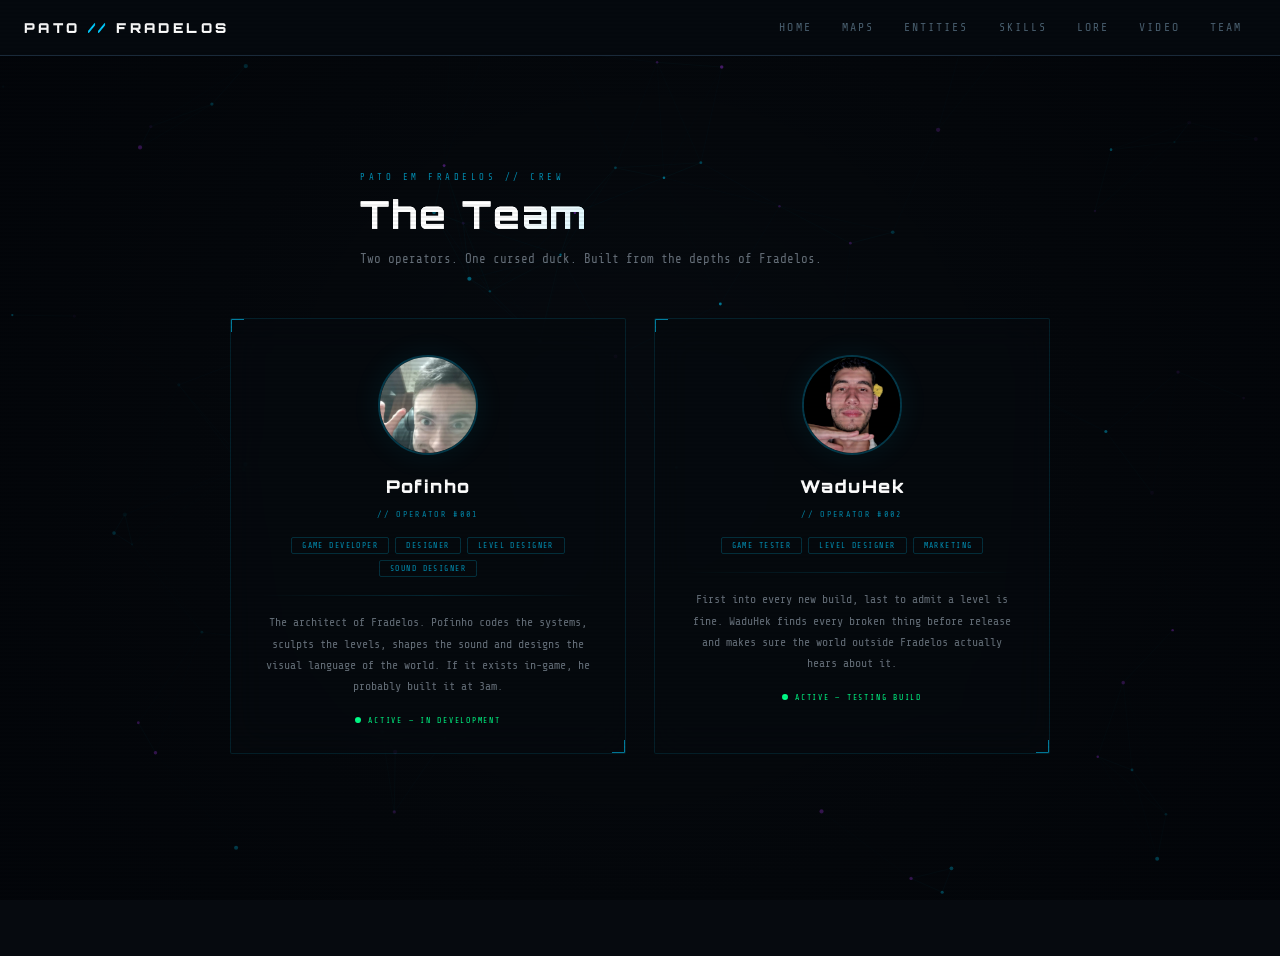
<file: pages/team.html>
<!DOCTYPE html>
<html lang="en">
<head>
  <link rel="icon" type="image/png" href="../favicon.ico">
  <link rel="shortcut icon" href="../favicon.ico">
  <meta charset="UTF-8">
  <meta name="viewport" content="width=device-width, initial-scale=1.0">
  <title>Team — Pato em Fradelos</title>
  <link rel="preconnect" href="https://fonts.googleapis.com">
  <link href="https://fonts.googleapis.com/css2?family=VT323&family=Share+Tech+Mono&family=Orbitron:wght@400;700;900&display=swap" rel="stylesheet">
  <link rel="stylesheet" href="../css/global.css">
  <link rel="stylesheet" href="../css/pages.css">
  <style>
    html, body { background: #060a0f !important; overflow-x: hidden; }

    /* ── BACKGROUND CANVAS ── */
    #team-bg { position: fixed; inset: 0; z-index: 0; pointer-events: none; }
    .navbar, .page-content { position: relative; z-index: 10; }
    .page-content, .inner-page { background: transparent; }

    /* ── PAGE HEADER GLITCH ── */
    .page-header__title {
      background: linear-gradient(135deg, #fff 30%, rgba(0,204,255,.7));
      -webkit-background-clip: text;
      -webkit-text-fill-color: transparent;
      background-clip: text;
      position: relative;
    }
    .page-header__title::before,
    .page-header__title::after {
      content: attr(data-text);
      position: absolute;
      inset: 0;
      background: inherit;
      -webkit-background-clip: text;
      -webkit-text-fill-color: transparent;
      background-clip: text;
      pointer-events: none;
    }
    @keyframes glitch-top {
      0%,100%  { clip-path: inset(0 0 90% 0); transform: translate(-3px,0); opacity: 0; }
      10%,11%  { clip-path: inset(0 0 60% 0); transform: translate(-3px,0); opacity: 1; }
      12%      { opacity: 0; }
      90%,91%  { clip-path: inset(0 0 50% 0); transform: translate(2px,0); opacity: 1; }
      92%      { opacity: 0; }
    }
    @keyframes glitch-bot {
      0%,100%  { clip-path: inset(70% 0 0 0); transform: translate(3px,0); opacity: 0; }
      10%,11%  { clip-path: inset(65% 0 0 0); transform: translate(3px,0); opacity: 1; }
      12%      { opacity: 0; }
      90%,91%  { clip-path: inset(55% 0 0 0); transform: translate(-2px,0); opacity: 1; }
      92%      { opacity: 0; }
    }
    .page-header__title::before { animation: glitch-top 9s infinite; }
    .page-header__title::after  { animation: glitch-bot 9s infinite 0.05s; }

    /* ── TEAM GRID ── */
    .team-grid {
      display: grid;
      grid-template-columns: repeat(auto-fit, minmax(320px, 1fr));
      gap: 28px;
      margin-top: 48px;
      max-width: 820px;
      margin-left: auto;
      margin-right: auto;
    }

    /* ── MEMBER CARD ── */
    .member-card {
      position: relative;
      background: rgba(6,10,15,.72);
      border: 1px solid rgba(0,204,255,.12);
      backdrop-filter: blur(18px);
      -webkit-backdrop-filter: blur(18px);
      border-radius: 2px;
      padding: 36px 30px 28px;
      transition: border-color .3s ease, transform .3s ease;
      animation: fadeInUp .5s ease both;
      overflow: hidden;
    }
    .member-card:nth-child(2) { animation-delay: .15s; }
    .member-card:hover {
      border-color: rgba(0,204,255,.35);
      transform: translateY(-5px);
    }

    /* Corner accents */
    .member-card::before,
    .member-card::after {
      content: '';
      position: absolute;
      width: 14px; height: 14px;
      pointer-events: none;
    }
    .member-card::before {
      top: -1px; left: -1px;
      border-top: 2px solid rgba(0,204,255,.6);
      border-left: 2px solid rgba(0,204,255,.6);
    }
    .member-card::after {
      bottom: -1px; right: -1px;
      border-bottom: 2px solid rgba(0,204,255,.6);
      border-right: 2px solid rgba(0,204,255,.6);
    }

    /* Subtle scan line per card on hover */
    .member-card__scan {
      position: absolute;
      left: 0; right: 0;
      height: 1px;
      background: linear-gradient(90deg, transparent, rgba(0,204,255,.25), transparent);
      top: 0;
      pointer-events: none;
      opacity: 0;
      transition: opacity .3s;
    }
    .member-card:hover .member-card__scan {
      opacity: 1;
      animation: cardScan 1.8s linear infinite;
    }
    @keyframes cardScan {
      0%   { top: 0%; }
      100% { top: 100%; }
    }

    /* ── AVATAR ── */
    .member-avatar {
      width: 100px;
      height: 100px;
      border-radius: 50%;
      border: 2px solid rgba(0,204,255,.25);
      margin: 0 auto 20px;
      overflow: hidden;
      position: relative;
      box-shadow: 0 0 30px rgba(0,204,255,.08);
    }
    .member-avatar img {
      width: 100%; height: 100%;
      object-fit: cover;
      object-position: center top;
      filter: saturate(.9) contrast(1.05);
    }

    /* Silhouette placeholder */
    .member-avatar--silhouette {
      background: linear-gradient(180deg, #0d1a24 0%, #060e16 100%);
      display: flex;
      align-items: flex-end;
      justify-content: center;
    }
    .silhouette-svg {
      width: 72px;
      height: 84px;
      opacity: .45;
      filter: drop-shadow(0 0 8px rgba(0,204,255,.3));
    }

    /* Avatar glow ring */
    .member-avatar::after {
      content: '';
      position: absolute;
      inset: -3px;
      border-radius: 50%;
      border: 1px solid transparent;
      background: linear-gradient(135deg, rgba(0,204,255,.4), transparent 60%) border-box;
      -webkit-mask: linear-gradient(#fff 0 0) padding-box, linear-gradient(#fff 0 0);
      -webkit-mask-composite: destination-out;
      mask-composite: exclude;
      pointer-events: none;
      opacity: 0;
      transition: opacity .3s;
    }
    .member-card:hover .member-avatar::after { opacity: 1; }

    /* ── CARD CONTENT ── */
    .member-name {
      font-family: 'Orbitron', monospace;
      font-size: 1.1rem;
      font-weight: 900;
      color: #fff;
      text-align: center;
      letter-spacing: .08em;
      margin-bottom: 6px;
    }

    .member-tag {
      display: inline-block;
      font-size: .52rem;
      letter-spacing: .28em;
      text-transform: uppercase;
      color: rgba(0,204,255,.65);
      font-family: 'Share Tech Mono', monospace;
      text-align: center;
      width: 100%;
      margin-bottom: 18px;
    }

    .member-roles {
      display: flex;
      flex-wrap: wrap;
      gap: 6px;
      justify-content: center;
      margin-bottom: 18px;
    }
    .role-badge {
      padding: 3px 10px;
      font-size: .5rem;
      letter-spacing: .18em;
      text-transform: uppercase;
      font-family: 'Share Tech Mono', monospace;
      border: 1px solid rgba(0,204,255,.2);
      color: rgba(0,204,255,.7);
      border-radius: 2px;
      transition: all .2s;
    }
    .member-card:hover .role-badge {
      border-color: rgba(0,204,255,.4);
      color: rgba(0,204,255,.9);
    }

    .member-divider {
      height: 1px;
      background: linear-gradient(90deg, transparent, rgba(0,204,255,.15), transparent);
      margin: 16px 0;
    }

    .member-bio {
      font-size: .72rem;
      line-height: 1.85;
      color: rgba(200,216,232,.5);
      text-align: center;
    }

    /* Status indicator */
    .member-status {
      display: flex;
      align-items: center;
      justify-content: center;
      gap: 7px;
      margin-top: 18px;
    }
    .member-status__dot {
      width: 6px; height: 6px;
      border-radius: 50%;
      background: #00ff88;
      animation: blink 2s infinite;
    }
    .member-status__text {
      font-size: .5rem;
      letter-spacing: .22em;
      text-transform: uppercase;
      color: #00ff88;
      font-family: 'Share Tech Mono', monospace;
    }
    @keyframes blink { 0%,100%{opacity:1} 50%{opacity:.15} }

    /* ── SECTION INTRO ── */
    .team-intro {
      max-width: 560px;
      margin: 0 auto;
    }

    /* ── MEDIA ── */
    @media (max-width: 600px) {
      .team-grid { grid-template-columns: 1fr; }
      .member-card { padding: 28px 20px 22px; }
    }
  </style>
</head>
<body>

<canvas id="team-bg"></canvas>

<nav class="navbar">
  <a href="../index.html" class="navbar__logo">PATO <span>//</span> FRADELOS</a>
  <ul class="navbar__links">
    <li><a href="../index.html">Home</a></li>
    <li><a href="maps.html">Maps</a></li>
    <li><a href="entities.html">Entities</a></li>
    <li><a href="skills.html">Skills</a></li>
    <li><a href="lore.html">Lore</a></li>
    <li><a href="video.html">Video</a></li>
    <li><a href="team.html" class="active">Team</a></li>
  </ul>
  <button class="navbar__hamburger" aria-label="Open menu">
    <span></span><span></span><span></span>
  </button>
</nav>
<div class="navbar__mobile-menu">
  <a href="../index.html">Home</a>
  <a href="maps.html">Maps</a>
  <a href="entities.html">Entities</a>
  <a href="skills.html">Skills</a>
  <a href="lore.html">Lore</a>
  <a href="video.html">Video</a>
  <a href="team.html" class="active">Team</a>
</div>

<div class="page-content">
  <div class="inner-page" style="max-width:960px">

    <header class="page-header team-intro">
      <div class="page-header__eyebrow">Pato em Fradelos // Crew</div>
      <h1 class="page-header__title" data-text="The Team">The Team</h1>
      <p class="page-header__desc">Two operators. One cursed duck. Built from the depths of Fradelos.</p>
    </header>

    <div class="team-grid">

      <!-- ── POFINHO ── -->
      <div class="member-card">
        <div class="member-card__scan"></div>
        <div class="member-avatar">
  	<img src="../assets/Team/epstein.png" alt="Pofinho">
	</div>
        <div class="member-name">Pofinho</div>
        <div class="member-tag">// Operator #001</div>
        <div class="member-roles">
          <span class="role-badge">Game Developer</span>
          <span class="role-badge">Designer</span>
          <span class="role-badge">Level Designer</span>
          <span class="role-badge">Sound Designer</span>
        </div>
        <div class="member-divider"></div>
        <p class="member-bio">
          The architect of Fradelos. Pofinho codes the systems, sculpts the levels,
          shapes the sound and designs the visual language of the world.
          If it exists in-game, he probably built it at 3am.
        </p>
        <div class="member-status">
          <div class="member-status__dot"></div>
          <span class="member-status__text">Active — In Development</span>
        </div>
      </div>

      <!-- ── WADUHEK ── -->
      <div class="member-card">
        <div class="member-card__scan"></div>
        <div class="member-avatar">
          <img src="[data-uri]" alt="WaduHek">
        </div>
        <div class="member-name">WaduHek</div>
        <div class="member-tag">// Operator #002</div>
        <div class="member-roles">
          <span class="role-badge">Game Tester</span>
          <span class="role-badge">Level Designer</span>
          <span class="role-badge">Marketing</span>
        </div>
        <div class="member-divider"></div>
        <p class="member-bio">
          First into every new build, last to admit a level is fine.
          WaduHek finds every broken thing before release and makes sure
          the world outside Fradelos actually hears about it.
        </p>
        <div class="member-status">
          <div class="member-status__dot"></div>
          <span class="member-status__text">Active — Testing Build</span>
        </div>
      </div>

    </div>
  </div>
</div>

<script src="../js/main.js"></script>
<script>
/* ── ANIMATED BACKGROUND ── */
(function () {
  'use strict';
  const cv = document.getElementById('team-bg');
  const cx = cv.getContext('2d');
  const TAU = Math.PI * 2;
  let W, H, T = 0;
  const rnd = (a, b) => a + Math.random() * (b - a);
  const rni = (a, b) => 0 | rnd(a, b);
  const clamp = (v, lo, hi) => v < lo ? lo : v > hi ? hi : v;

  /* ── CONSTELLATION NODES ── */
  class Node {
    constructor() { this.reset(true); }
    reset(init) {
      this.x = rnd(0, W);
      this.y = init ? rnd(0, H) : rnd(0, H);
      this.vx = rnd(-0.12, 0.12);
      this.vy = rnd(-0.08, 0.08);
      this.r = rnd(1, 2.2);
      this.pulse = rnd(0, TAU);
      this.col = Math.random() < 0.6 ? [0, 180, 220] : [139, 47, 201];
    }
    update() {
      this.x += this.vx; this.y += this.vy;
      if (this.x < -10) this.x = W + 10;
      if (this.x > W + 10) this.x = -10;
      if (this.y < -10) this.y = H + 10;
      if (this.y > H + 10) this.y = -10;
    }
    draw() {
      const a = 0.4 + Math.sin(T * 0.03 + this.pulse) * 0.3;
      const [r, g, b] = this.col;
      cx.beginPath();
      cx.arc(this.x, this.y, this.r, 0, TAU);
      cx.fillStyle = `rgba(${r},${g},${b},${a})`;
      cx.fill();
    }
  }

  let nodes = [];

  function buildNodes() {
    const n = clamp(Math.round(W * H / 14000), 30, 100);
    nodes = Array.from({ length: n }, () => new Node());
  }

  function drawConnections() {
    const maxDist = 160;
    for (let i = 0; i < nodes.length; i++) {
      for (let j = i + 1; j < nodes.length; j++) {
        const dx = nodes[i].x - nodes[j].x;
        const dy = nodes[i].y - nodes[j].y;
        const dist = Math.sqrt(dx * dx + dy * dy);
        if (dist < maxDist) {
          const a = (1 - dist / maxDist) * 0.12;
          cx.beginPath();
          cx.moveTo(nodes[i].x, nodes[i].y);
          cx.lineTo(nodes[j].x, nodes[j].y);
          cx.strokeStyle = `rgba(0,180,220,${a})`;
          cx.lineWidth = 0.5;
          cx.stroke();
        }
      }
    }
  }

  /* ── SLOW ENERGY RINGS ── */
  class Ring {
    constructor() { this.reset(); }
    reset() {
      this.x = rnd(W * 0.2, W * 0.8);
      this.y = rnd(H * 0.2, H * 0.8);
      this.r = 0;
      this.maxR = rnd(120, 300);
      this.speed = rnd(0.2, 0.5);
      this.col = Math.random() < 0.5 ? [0, 180, 220] : [139, 47, 201];
      this.dead = false;
    }
    update() { this.r += this.speed; if (this.r > this.maxR) this.dead = true; }
    draw() {
      const a = (1 - this.r / this.maxR) * 0.18;
      const [r, g, b] = this.col;
      cx.beginPath();
      cx.arc(this.x, this.y, this.r, 0, TAU);
      cx.strokeStyle = `rgba(${r},${g},${b},${a})`;
      cx.lineWidth = 1;
      cx.stroke();
    }
  }

  let rings = [], ringCD = 180;
  function updateRings() {
    ringCD--;
    if (ringCD <= 0) { rings.push(new Ring()); ringCD = rni(120, 360); }
    rings = rings.filter(r => { r.update(); r.draw(); return !r.dead; });
  }

  /* ── FLOATING DATA GLYPHS ── */
  const GP = '01║▓░▒█◆◇▸∅∞⟨⟩⌬';
  class Glyph {
    constructor() { this.reset(true); }
    reset(init) {
      this.x = rnd(0, W);
      this.y = init ? rnd(-200, H) : -20;
      this.vy = rnd(0.2, 0.6);
      this.chars = Array.from({ length: rni(3, 7) }, () => GP[rni(0, GP.length)]);
      this.life = 0; this.maxLife = rni(500, 1500); this.alpha = 0;
    }
    update() {
      this.y += this.vy; this.life++;
      const t = this.life / this.maxLife;
      this.alpha = Math.sin(t * Math.PI) * 0.1;
      if (Math.random() < 0.005) this.chars[rni(0, this.chars.length)] = GP[rni(0, GP.length)];
      if (this.y > H + 30 || this.life > this.maxLife) this.reset(false);
    }
    draw() {
      if (this.alpha < 0.005) return;
      cx.save();
      cx.font = '10px "Share Tech Mono",monospace';
      cx.fillStyle = `rgba(0,180,220,${this.alpha})`;
      this.chars.forEach((ch, i) => cx.fillText(ch, this.x, this.y + i * 13));
      cx.restore();
    }
  }
  let glyphs = [];
  function buildGlyphs() {
    glyphs = Array.from({ length: clamp(Math.round(W / 80), 8, 25) }, () => new Glyph());
  }

  /* ── VIGNETTE ── */
  function drawVignette() {
    const vig = cx.createRadialGradient(W * .5, H * .5, Math.min(W, H) * .1, W * .5, H * .5, Math.max(W, H) * .75);
    vig.addColorStop(0, 'rgba(0,0,0,0)');
    vig.addColorStop(1, 'rgba(1,3,8,.82)');
    cx.fillStyle = vig; cx.fillRect(0, 0, W, H);
  }

  /* ── SCAN LINE ── */
  let scanY = 0;
  function drawScan() {
    scanY = (scanY + 0.25) % H;
    const g = cx.createLinearGradient(0, scanY - 2, 0, scanY + 2);
    g.addColorStop(0, 'rgba(0,180,220,0)');
    g.addColorStop(.5, 'rgba(0,180,220,.05)');
    g.addColorStop(1, 'rgba(0,180,220,0)');
    cx.fillStyle = g; cx.fillRect(0, scanY - 2, W, 4);
  }

  function resize() {
    W = cv.width = window.innerWidth;
    H = cv.height = window.innerHeight;
    buildNodes(); buildGlyphs(); scanY = 0;
  }
  window.addEventListener('resize', resize);

  function loop() {
    T++;
    cx.fillStyle = '#060a0f';
    cx.fillRect(0, 0, W, H);
    drawConnections();
    nodes.forEach(n => { n.update(); n.draw(); });
    updateRings();
    glyphs.forEach(g => { g.update(); g.draw(); });
    drawScan();
    drawVignette();
    requestAnimationFrame(loop);
  }

  resize(); loop();
})();
</script>
</body>
</html>
</file>
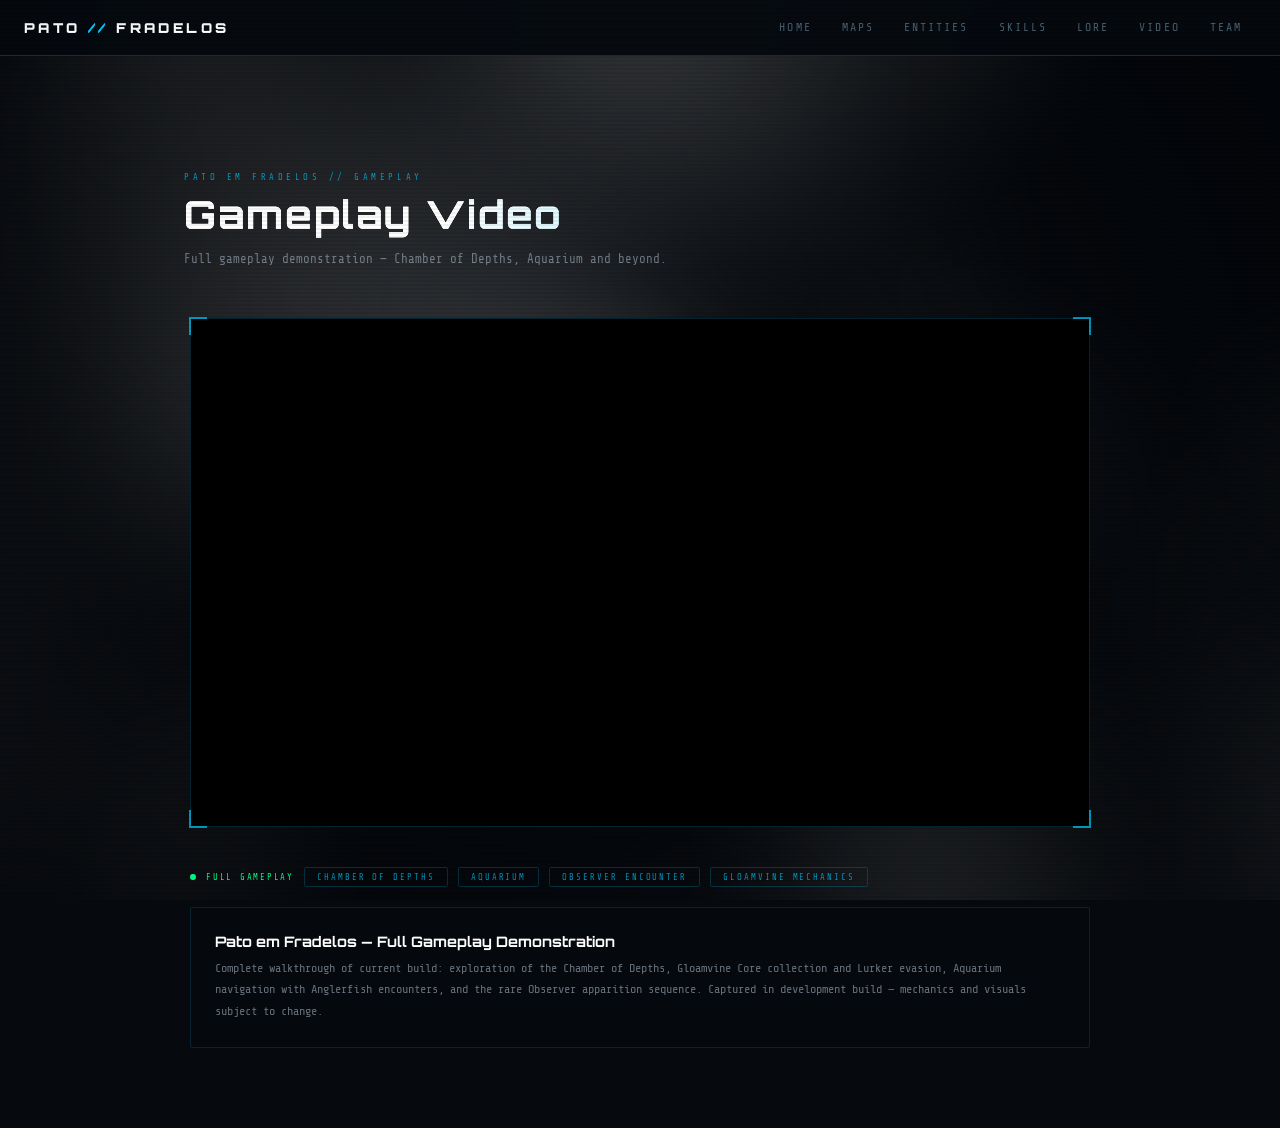
<file: pages/video.html>
<!DOCTYPE html>
<html lang="en">
<head>
  <link rel="icon" type="image/png" href="../favicon.ico">
  <link rel="shortcut icon" href="../favicon.ico">
  <meta charset="UTF-8">
  <meta name="viewport" content="width=device-width, initial-scale=1.0">
  <title>Video — Pato em Fradelos</title>
  <link rel="preconnect" href="https://fonts.googleapis.com">
  <link href="https://fonts.googleapis.com/css2?family=VT323&family=Share+Tech+Mono&family=Orbitron:wght@400;700;900&display=swap" rel="stylesheet">
  <link rel="stylesheet" href="../css/global.css">
  <link rel="stylesheet" href="../css/pages.css">
  <style>
    html,body{background:#060a0f!important;overflow-x:hidden}
    #video-bg{position:fixed;inset:0;z-index:0;pointer-events:none}
    body::after{content:'';position:fixed;inset:0;background:repeating-linear-gradient(0deg,transparent,transparent 2px,rgba(0,0,0,.06) 2px,rgba(0,0,0,.06) 4px);pointer-events:none;z-index:9999}
    .navbar,.page-content{position:relative;z-index:10}
    .page-content,.inner-page{background:transparent}
    .video-wrapper,.video-desc{background:rgba(6,10,15,.55)!important;backdrop-filter:blur(14px);-webkit-backdrop-filter:blur(14px);border-color:rgba(0,204,255,.14)!important}
    .video-embed{background:#000!important;border-color:rgba(0,204,255,.18)!important}
    .page-header__title{background:linear-gradient(135deg,#fff 30%,rgba(0,204,255,.7));-webkit-background-clip:text;-webkit-text-fill-color:transparent;background-clip:text;position:relative}
    .page-header__title::before,.page-header__title::after{content:attr(data-text);position:absolute;inset:0;background:inherit;-webkit-background-clip:text;-webkit-text-fill-color:transparent;background-clip:text;pointer-events:none}
    @keyframes glitch-top{0%,100%{clip-path:inset(0 0 90% 0);transform:translate(-3px,0);opacity:0}10%,11%{clip-path:inset(0 0 60% 0);transform:translate(-3px,0);opacity:1}12%{opacity:0}90%,91%{clip-path:inset(0 0 50% 0);transform:translate(2px,0);opacity:1}92%{opacity:0}}
    @keyframes glitch-bot{0%,100%{clip-path:inset(70% 0 0 0);transform:translate(3px,0);opacity:0}10%,11%{clip-path:inset(65% 0 0 0);transform:translate(3px,0);opacity:1}12%{opacity:0}90%,91%{clip-path:inset(55% 0 0 0);transform:translate(-2px,0);opacity:1}92%{opacity:0}}
    .page-header__title::before{animation:glitch-top 9s infinite;color:#0cf}
    .page-header__title::after{animation:glitch-bot 9s infinite 0.05s;color:#f0c}
    .video-wrapper{position:relative}
    .vid-corner{position:absolute;width:18px;height:18px;z-index:2;pointer-events:none}
    .vid-corner--tl{top:-1px;left:-1px;border-top:2px solid rgba(0,204,255,.7);border-left:2px solid rgba(0,204,255,.7)}
    .vid-corner--tr{top:-1px;right:-1px;border-top:2px solid rgba(0,204,255,.7);border-right:2px solid rgba(0,204,255,.7)}
    .vid-corner--bl{bottom:-1px;left:-1px;border-bottom:2px solid rgba(0,204,255,.7);border-left:2px solid rgba(0,204,255,.7)}
    .vid-corner--br{bottom:-1px;right:-1px;border-bottom:2px solid rgba(0,204,255,.7);border-right:2px solid rgba(0,204,255,.7)}
    .video-meta{display:flex;gap:10px;flex-wrap:wrap;align-items:center;margin:0 auto 20px;max-width:900px}
    .video-meta__tag{padding:4px 12px;font-size:.55rem;letter-spacing:.22em;text-transform:uppercase;border:1px solid rgba(0,204,255,.2);border-radius:2px;color:rgba(0,204,255,.7);font-family:'Share Tech Mono',monospace}
    .video-meta__dot{width:6px;height:6px;border-radius:50%;background:#00ff88;animation:blink 2s infinite;flex-shrink:0}
    @keyframes blink{0%,100%{opacity:1}50%{opacity:.15}}
    .video-meta__live{font-size:.55rem;letter-spacing:.2em;text-transform:uppercase;color:#00ff88;font-family:'Share Tech Mono',monospace}
  </style>
</head>
<body>

<canvas id="video-bg"></canvas>

<nav class="navbar">
  <a href="../index.html" class="navbar__logo">PATO <span>//</span> FRADELOS</a>
  <ul class="navbar__links">
    <li><a href="../index.html">Home</a></li>
    <li><a href="maps.html">Maps</a></li>
    <li><a href="entities.html">Entities</a></li>
    <li><a href="skills.html">Skills</a></li>
    <li><a href="lore.html">Lore</a></li>
    <li><a href="video.html" class="active">Video</a></li>
    <li><a href="team.html">Team</a></li>
  </ul>
  <button class="navbar__hamburger" aria-label="Open menu">
    <span></span><span></span><span></span>
  </button>
</nav>
<div class="navbar__mobile-menu">
  <a href="../index.html">Home</a>
  <a href="maps.html">Maps</a>
  <a href="entities.html">Entities</a>
  <a href="skills.html">Skills</a>
  <a href="lore.html">Lore</a>
  <a href="video.html" class="active">Video</a>
  <a href="team.html">Team</a>
</div>

<div class="page-content">
  <div class="inner-page" style="max-width:960px">

    <header class="page-header">
      <div class="page-header__eyebrow">Pato em Fradelos // Gameplay</div>
      <h1 class="page-header__title" data-text="Gameplay Video">Gameplay Video</h1>
      <p class="page-header__desc">Full gameplay demonstration — Chamber of Depths, Aquarium and beyond.</p>
    </header>

    <div class="video-wrapper">
      <div class="vid-corner vid-corner--tl"></div>
      <div class="vid-corner vid-corner--tr"></div>
      <div class="vid-corner vid-corner--bl"></div>
      <div class="vid-corner vid-corner--br"></div>
      <div class="video-embed">
        <iframe
          src="https://www.youtube.com/embed/8z03kvwKMd0?rel=0&modestbranding=1&color=white"
          title="Pato em Fradelos — Full Gameplay"
          frameborder="0"
          allow="accelerometer; autoplay; clipboard-write; encrypted-media; gyroscope; picture-in-picture; web-share"
          allowfullscreen>
        </iframe>
      </div>
    </div>

    <div class="video-meta">
      <div class="video-meta__dot"></div>
      <span class="video-meta__live">Full Gameplay</span>
      <span class="video-meta__tag">Chamber of Depths</span>
      <span class="video-meta__tag">Aquarium</span>
      <span class="video-meta__tag">Observer Encounter</span>
      <span class="video-meta__tag">Gloamvine Mechanics</span>
    </div>

    <div class="video-desc">
      <div class="video-desc__title">Pato em Fradelos — Full Gameplay Demonstration</div>
      <p class="video-desc__text">
        Complete walkthrough of current build: exploration of the Chamber of Depths,
        Gloamvine Core collection and Lurker evasion, Aquarium navigation with Anglerfish
        encounters, and the rare Observer apparition sequence.
        Captured in development build — mechanics and visuals subject to change.
      </p>
    </div>

  </div>
</div>

<script src="../js/main.js"></script>
<script>
(function(){
'use strict';
const cv=document.getElementById('video-bg');
const cx=cv.getContext('2d');
const TAU=Math.PI*2;
let W,H,T=0;
const rnd=(a,b)=>a+Math.random()*(b-a);
const rni=(a,b)=>0|rnd(a,b);
const clamp=(v,lo,hi)=>v<lo?lo:v>hi?hi:v;

/* FOG */
const FOG_RES=7;
let fogBuf=null,fogCtx2=null;
function ensureFog(){
  const fw=Math.ceil(W/FOG_RES),fh=Math.ceil(H/FOG_RES);
  if(!fogBuf||fogBuf.width!==fw||fogBuf.height!==fh){
    fogBuf=document.createElement('canvas');
    fogBuf.width=fw;fogBuf.height=fh;
    fogCtx2=fogBuf.getContext('2d');
  }
}
function turb(wx,wy,t,oct){
  let v=0,w=0;
  for(let o=0;o<oct;o++){
    const sc=1/(1<<o),a=sc;
    v+=Math.sin(wx*sc*0.0082+t*0.00018*(o+1)+o*2.399)*Math.cos(wy*sc*0.0071+t*0.00014*(o+1)+o*1.618)*a;
    v+=Math.sin((wx*0.6+wy*0.8)*sc*0.0055+t*0.00011*(o+1))*a*0.55;
    w+=a*1.55;
  }
  return clamp(v/w*0.5+0.5,0,1);
}
const FL=[
  {spx:.018,spy:.002,nox:0,    noy:0,   oct:4,thr:.45,dns:.40,r:6, g:9, b:22},
  {spx:.028,spy:-.002,nox:6000,noy:4000,oct:3,thr:.47,dns:.28,r:16,g:4, b:30},
  {spx:.042,spy:.003,nox:13000,noy:8500,oct:3,thr:.50,dns:.18,r:24,g:3, b:6 },
];
function drawFog(){
  ensureFog();
  const fw=fogBuf.width,fh=fogBuf.height;
  const img=fogCtx2.createImageData(fw,fh);const d=img.data;
  for(let py=0;py<fh;py++){
    for(let px=0;px<fw;px++){
      const wx=px*FOG_RES,wy=py*FOG_RES;
      let R=0,G=0,B=0,A=0;
      for(let i=0;i<FL.length;i++){
        const L=FL[i];
        const n=turb(wx+L.nox+T*L.spx*55,wy+L.noy+T*L.spy*55,T,L.oct);
        const ab=Math.max(0,(n-L.thr)/(1-L.thr));
        const al=Math.pow(ab,1.6)*L.dns;
        if(al<.003)continue;
        R+=L.r*al;G+=L.g*al;B+=L.b*al;A+=al;
      }
      if(A<.003)continue;
      const idx=(py*fw+px)*4;
      d[idx]=Math.min(255,R/A*255);d[idx+1]=Math.min(255,G/A*255);
      d[idx+2]=Math.min(255,B/A*255);d[idx+3]=Math.min(255,A*255);
    }
  }
  fogCtx2.putImageData(img,0,0);
  cx.save();cx.globalCompositeOperation='screen';cx.globalAlpha=.85;
  cx.imageSmoothingEnabled=true;cx.imageSmoothingQuality='high';
  cx.drawImage(fogBuf,0,0,fw,fh,0,0,W,H);cx.restore();
}

/* PARTICLES */
const PCOLS=[[139,47,201],[80,100,180],[0,180,220],[255,160,0],[200,10,10]];
class Particle{
  constructor(){this.reset(true);}
  reset(init){
    this.x=rnd(0,W);this.y=init?rnd(0,H):H+10;
    this.vy=rnd(-.15,-.55);this.vx=rnd(-.12,.12);
    this.r=rnd(.6,2.2);this.life=0;this.maxLife=rni(300,900);
    this.col=PCOLS[rni(0,PCOLS.length)];this.pulse=rnd(0,TAU);
  }
  update(){
    this.x+=this.vx;this.y+=this.vy;this.life++;
    if(this.y<-10||this.life>this.maxLife)this.reset(false);
  }
  draw(){
    const t=this.life/this.maxLife;
    const a=Math.sin(t*Math.PI)*0.5*(0.7+Math.sin(T*.04+this.pulse)*.3);
    const[r,g,b]=this.col;
    cx.beginPath();cx.arc(this.x,this.y,this.r,0,TAU);
    cx.fillStyle=`rgba(${r},${g},${b},${a})`;cx.fill();
    if(this.r>1.4){
      const grd=cx.createRadialGradient(this.x,this.y,0,this.x,this.y,this.r*4);
      grd.addColorStop(0,`rgba(${r},${g},${b},${a*.35})`);
      grd.addColorStop(1,`rgba(${r},${g},${b},0)`);
      cx.beginPath();cx.arc(this.x,this.y,this.r*4,0,TAU);
      cx.fillStyle=grd;cx.fill();
    }
  }
}
let particles=[];
function buildParticles(){
  const n=clamp(Math.round(W*H/10000),40,160);
  particles=Array.from({length:n},()=>new Particle());
}

/* SONAR PINGS */
class Ping{
  constructor(){this.reset();}
  reset(){
    this.x=rnd(W*.1,W*.9);this.y=rnd(H*.2,H*.8);
    this.r=0;this.maxR=rnd(80,220);this.speed=rnd(.4,.9);this.dead=false;
    this.col=Math.random()<.5?[139,47,201]:[0,180,220];
  }
  update(){this.r+=this.speed;if(this.r>this.maxR)this.dead=true;}
  draw(){
    const a=(1-this.r/this.maxR)*.32;
    const[r,g,b]=this.col;
    cx.beginPath();cx.arc(this.x,this.y,this.r,0,TAU);
    cx.strokeStyle=`rgba(${r},${g},${b},${a})`;cx.lineWidth=1;cx.stroke();
  }
}
let pings=[],pingCD=120;
function updatePings(){
  pingCD--;
  if(pingCD<=0){
    pings.push(new Ping());
    if(Math.random()<.4){const p=new Ping();p.r=20;pings.push(p);}
    pingCD=rni(90,280);
  }
  pings=pings.filter(p=>{p.update();p.draw();return!p.dead;});
}

/* DATA GLYPHS */
const GP='01║▓░▒█◆◇▸▹∅∞⟨⟩⌬01010110100111';
class Glyph{
  constructor(){this.reset(true);}
  reset(init){
    this.x=rnd(0,W);this.y=init?rnd(-200,H):-20;
    this.vy=rnd(.3,.9);
    this.chars=Array.from({length:rni(4,10)},()=>GP[rni(0,GP.length)]);
    this.life=0;this.maxLife=rni(400,1200);this.alpha=0;
    this.col=Math.random()<.6?'0,180,255':'139,47,201';
  }
  update(){
    this.y+=this.vy;this.life++;
    const t=this.life/this.maxLife;
    this.alpha=Math.sin(t*Math.PI)*.16;
    if(Math.random()<.008){const i=rni(0,this.chars.length);this.chars[i]=GP[rni(0,GP.length)];}
    if(this.y>H+30||this.life>this.maxLife)this.reset(false);
  }
  draw(){
    if(this.alpha<.005)return;
    cx.save();cx.font='10px "Share Tech Mono",monospace';
    cx.fillStyle=`rgba(${this.col},${this.alpha})`;
    this.chars.forEach((ch,i)=>cx.fillText(ch,this.x,this.y+i*13));
    cx.restore();
  }
}
let glyphs=[];
function buildGlyphs(){
  glyphs=Array.from({length:clamp(Math.round(W/60),12,35)},()=>new Glyph());
}

/* SCAN LINE */
let scanY=0;
function drawScan(){
  scanY=(scanY+.3)%H;
  const grd=cx.createLinearGradient(0,scanY-2,0,scanY+2);
  grd.addColorStop(0,'rgba(0,180,255,0)');
  grd.addColorStop(.5,'rgba(0,180,255,.07)');
  grd.addColorStop(1,'rgba(0,180,255,0)');
  cx.fillStyle=grd;cx.fillRect(0,scanY-2,W,4);
}

/* VIGNETTE */
function drawVignette(){
  const minD=Math.max(.1,Math.min(W,H)*.10);
  const maxD=Math.max(.1,Math.max(W,H)*.72);
  const vig=cx.createRadialGradient(W*.5,H*.5,minD,W*.5,H*.5,maxD);
  vig.addColorStop(0,'rgba(0,0,0,0)');vig.addColorStop(1,'rgba(1,3,8,.80)');
  cx.fillStyle=vig;cx.fillRect(0,0,W,H);
}

/* RESIZE / LOOP */
function resize(){
  W=cv.width=window.innerWidth;H=cv.height=window.innerHeight;
  buildParticles();buildGlyphs();scanY=0;
}
window.addEventListener('resize',resize);

function loop(){
  T++;
  cx.fillStyle='#060a0f';cx.fillRect(0,0,W,H);
  drawFog();
  updatePings();
  particles.forEach(p=>{p.update();p.draw();});
  glyphs.forEach(g=>{g.update();g.draw();});
  drawScan();
  drawVignette();
  requestAnimationFrame(loop);
}
resize();loop();
})();
</script>
</body>
</html>
</file>
<file: css/global.css>
/* ============================================================
   GLOBAL.CSS — Estilos partilhados por todas as páginas
   Pato em Fradelos / ORBIS Field Site
   ============================================================ */

/* ── RESET & BASE ── */
*, *::before, *::after {
  margin: 0;
  padding: 0;
  box-sizing: border-box;
}

:root {
  /* Paleta principal */
  --bg:           #060a0f;
  --bg-panel:     #0a1018;
  --bg-hover:     rgba(255, 255, 255, 0.03);
  --border:       #1a2a3a;
  --border-light: #243444;

  /* Texto */
  --text:         #c8d8e8;
  --text-dim:     #4a6070;
  --text-muted:   rgba(200, 216, 232, 0.5);

  /* Cores de acento por entidade */
  --cyan:         #00ccff;
  --purple:       #8b2fc9;
  --red:          #ff1a4a;
  --gold:         #ffcc00;
  --blue-dark:    #556688;
  --blue-baby:    #0a1a2e;

  /* Scrollbar */
  --scroll-track: #0a1a2e;
  --scroll-thumb: #00ccff;

  /* Tipografia */
  --font-mono:    'Share Tech Mono', monospace;
  --font-display: 'Orbitron', monospace;
  --font-vt:      'VT323', monospace;

  /* Layout */
  --nav-height:   56px;
  --max-width:    1400px;
  --radius:       2px;

  /* Transições */
  --transition:   0.2s ease;
}

html {
  scroll-behavior: smooth;
  font-size: 16px;
}

body {
  background: var(--bg);
  color: var(--text);
  font-family: var(--font-mono);
  min-height: 100vh;
  overflow-x: hidden;
  cursor: crosshair;
}

/* ── SCROLLBAR GLOBAL ── */
::-webkit-scrollbar {
  width: 6px;
  height: 6px;
}
::-webkit-scrollbar-track {
  background: var(--scroll-track);
  border-radius: 3px;
}
::-webkit-scrollbar-thumb {
  background: var(--scroll-thumb);
  border-radius: 3px;
}
::-webkit-scrollbar-thumb:hover {
  background: #33ddff;
}

/* ── SCANLINES — efeito CRT subtil ── */
body::after {
  content: '';
  position: fixed;
  inset: 0;
  background: repeating-linear-gradient(
    0deg,
    transparent,
    transparent 2px,
    rgba(0, 0, 0, 0.06) 2px,
    rgba(0, 0, 0, 0.06) 4px
  );
  pointer-events: none;
  z-index: 9999;
}

/* ── NAVBAR ── */
.navbar {
  position: fixed;
  top: 0;
  left: 0;
  right: 0;
  height: var(--nav-height);
  background: rgba(6, 10, 15, 0.95);
  border-bottom: 1px solid var(--border);
  backdrop-filter: blur(12px);
  -webkit-backdrop-filter: blur(12px);
  z-index: 1000;
  display: flex;
  align-items: center;
  justify-content: space-between;
  padding: 0 24px;
}

/* Logo da navbar */
.navbar__logo {
  font-family: var(--font-display);
  font-weight: 900;
  font-size: 0.85rem;
  letter-spacing: 0.25em;
  color: #fff;
  text-decoration: none;
  white-space: nowrap;
}
.navbar__logo span { color: var(--cyan); }

/* Links de navegação — desktop */
.navbar__links {
  display: flex;
  align-items: center;
  gap: 2px;
  list-style: none;
}

.navbar__links a {
  display: block;
  padding: 8px 14px;
  font-size: 0.72rem;
  letter-spacing: 0.18em;
  text-transform: uppercase;
  text-decoration: none;
  color: var(--text-dim);
  position: relative;
  transition: color var(--transition);
  white-space: nowrap;
}

.navbar__links a::after {
  content: '';
  position: absolute;
  bottom: 0; left: 14px; right: 14px;
  height: 2px;
  background: var(--cyan);
  transform: scaleX(0);
  transform-origin: right;
  transition: transform 0.3s cubic-bezier(0.4, 0, 0.2, 1);
  border-radius: 1px;
}

.navbar__links a:hover,
.navbar__links a.active {
  color: #fff;
}

.navbar__links a:hover::after,
.navbar__links a.active::after {
  transform: scaleX(1);
  transform-origin: left;
}

/* Botão hamburger — só visível em mobile */
.navbar__hamburger {
  display: none;
  flex-direction: column;
  gap: 5px;
  background: none;
  border: none;
  cursor: pointer;
  padding: 4px;
}
.navbar__hamburger span {
  display: block;
  width: 22px;
  height: 2px;
  background: var(--text-dim);
  border-radius: 1px;
  transition: all 0.3s ease;
}

/* Menu mobile — aberto */
.navbar__mobile-menu {
  display: none;
  position: fixed;
  top: var(--nav-height);
  left: 0;
  right: 0;
  background: rgba(6, 10, 15, 0.98);
  border-bottom: 1px solid var(--border);
  padding: 12px 0;
  z-index: 999;
  flex-direction: column;
}
.navbar__mobile-menu.open {
  display: flex;
}
.navbar__mobile-menu a {
  display: block;
  padding: 14px 24px;
  font-size: 0.7rem;
  letter-spacing: 0.2em;
  text-transform: uppercase;
  text-decoration: none;
  color: var(--text-dim);
  border-left: 2px solid transparent;
  transition: all var(--transition);
}
.navbar__mobile-menu a:hover,
.navbar__mobile-menu a.active {
  color: #fff;
  border-left-color: var(--cyan);
  background: var(--bg-hover);
}

/* ── CONTEÚDO PRINCIPAL ── */
/* Offset da navbar fixa */
.page-content {
  padding-top: var(--nav-height);
  min-height: 100vh;
}

/* ── UTILITÁRIOS GERAIS ── */

/* Linha separadora com gradiente */
.divider {
  height: 1px;
  background: linear-gradient(90deg, transparent, var(--border-light), transparent);
  margin: 32px 0;
}

/* Tag de estado (ponto + texto) */
.status-tag {
  display: inline-flex;
  align-items: center;
  gap: 8px;
  font-size: 0.6rem;
  letter-spacing: 0.2em;
  text-transform: uppercase;
  color: var(--text-dim);
}
.status-tag__dot {
  width: 6px;
  height: 6px;
  border-radius: 50%;
  background: #00ff88;
  animation: blink 2s infinite;
}

/* Animação de piscar para indicadores de estado */
@keyframes blink {
  0%, 100% { opacity: 1; }
  50%       { opacity: 0.2; }
}

/* Badge genérico */
.badge {
  display: inline-block;
  padding: 3px 10px;
  font-size: 0.6rem;
  letter-spacing: 0.15em;
  text-transform: uppercase;
  border: 1px solid currentColor;
  border-radius: var(--radius);
}

/* Bloco de informação com título flutuante */
.info-block {
  border: 1px solid var(--border);
  padding: 20px;
  position: relative;
  border-radius: var(--radius);
}
.info-block__title {
  position: absolute;
  top: -1px;
  left: 16px;
  background: var(--bg);
  padding: 0 8px;
  font-size: 0.55rem;
  letter-spacing: 0.25em;
  text-transform: uppercase;
  color: var(--text-dim);
  transform: translateY(-50%);
}

/* Texto de corpo dentro de blocos */
.info-block p {
  font-size: 0.78rem;
  line-height: 1.85;
  color: var(--text-muted);
}

/* ── ANIMAÇÕES REUTILIZÁVEIS ── */

/* Fade + subida na entrada */
@keyframes fadeInUp {
  from { opacity: 0; transform: translateY(16px); }
  to   { opacity: 1; transform: translateY(0); }
}

/* Preenchimento de barra da esquerda para a direita */
@keyframes fillIn {
  from { transform: scaleX(0); }
  to   { transform: scaleX(1); }
}

/* Varrimento de scan vertical */
@keyframes scan {
  0%   { top: 0; }
  100% { top: 100%; }
}

/* Piscar de perigo */
@keyframes dangerBlink {
  0%, 100% { opacity: 1; }
  50%       { opacity: 0.4; }
}

/* ── MEDIA QUERIES ── */

/* Tablet e abaixo */
@media (max-width: 768px) {
  /* Esconde links da navbar, mostra hamburger */
  .navbar__links    { display: none; }
  .navbar__hamburger { display: flex; }

  .navbar {
    padding: 0 16px;
  }

  .navbar__logo {
    font-size: 0.75rem;
  }
}

/* Mobile pequeno */
@media (max-width: 480px) {
  :root {
    --nav-height: 50px;
  }
}
</file>
<file: css/lore.css>
/* ============================================================
   LORE.CSS — Estilos da página de Lore (logs estilo terminal)
   ============================================================ */

/* ── LAYOUT PRINCIPAL ── */
.lore-page {
  max-width: 900px;
  margin: 0 auto;
  padding: 60px 24px 80px;
}

/* ── CABEÇALHO DA PÁGINA ── */
.lore-header {
  text-align: center;
  margin-bottom: 60px;
  animation: fadeInUp 0.6s ease both;
}

.lore-header__eyebrow {
  font-size: 0.55rem;
  letter-spacing: 0.4em;
  text-transform: uppercase;
  color: var(--cyan);
  opacity: 0.7;
  margin-bottom: 10px;
}

.lore-header__title {
  font-family: var(--font-display);
  font-size: clamp(1.4rem, 4vw, 2.2rem);
  font-weight: 700;
  color: #fff;
  letter-spacing: 0.1em;
  margin-bottom: 12px;
}

.lore-header__desc {
  font-size: 0.75rem;
  line-height: 1.8;
  color: var(--text-muted);
  max-width: 500px;
  margin: 0 auto;
}

/* ── FILTROS DE SECÇÃO ── */
.lore-filters {
  display: flex;
  gap: 6px;
  flex-wrap: wrap;
  margin-bottom: 40px;
  justify-content: center;
}

/* Botão de filtro individual */
.filter-btn {
  padding: 5px 14px;
  font-family: var(--font-mono);
  font-size: 0.6rem;
  letter-spacing: 0.15em;
  text-transform: uppercase;
  background: none;
  border: 1px solid var(--border);
  color: var(--text-dim);
  border-radius: var(--radius);
  cursor: pointer;
  transition: all var(--transition);
}
.filter-btn:hover {
  border-color: var(--cyan);
  color: var(--cyan);
}
.filter-btn.active {
  background: rgba(0, 204, 255, 0.08);
  border-color: var(--cyan);
  color: var(--cyan);
}

/* ── TIMELINE DE EVENTOS ── */
.timeline {
  position: relative;
  margin-bottom: 60px;
}

/* Linha vertical da timeline */
.timeline::before {
  content: '';
  position: absolute;
  left: 20px;
  top: 0;
  bottom: 0;
  width: 1px;
  background: linear-gradient(180deg, transparent, var(--border) 10%, var(--border) 90%, transparent);
}

/* Item individual da timeline */
.timeline-item {
  display: flex;
  gap: 24px;
  margin-bottom: 32px;
  padding-left: 8px;
  animation: fadeInUp 0.4s ease both;
}

/* Ponto na linha da timeline */
.timeline-item__dot {
  width: 26px;
  height: 26px;
  border-radius: 50%;
  border: 1px solid var(--border);
  background: var(--bg);
  flex-shrink: 0;
  display: flex;
  align-items: center;
  justify-content: center;
  font-size: 0.55rem;
  color: var(--text-dim);
  position: relative;
  z-index: 1;
  margin-top: 4px;
}

.timeline-item__body { flex: 1; }

.timeline-item__label {
  font-size: 0.55rem;
  letter-spacing: 0.2em;
  text-transform: uppercase;
  color: var(--text-dim);
  margin-bottom: 4px;
}

.timeline-item__title {
  font-family: var(--font-display);
  font-size: 0.85rem;
  font-weight: 700;
  color: #fff;
  letter-spacing: 0.05em;
  margin-bottom: 8px;
}

.timeline-item__desc {
  font-size: 0.75rem;
  line-height: 1.8;
  color: var(--text-muted);
}

/* ── TERMINAL DE LOGS ── */
.terminal {
  background: #020406;
  border: 1px solid var(--border);
  border-radius: var(--radius);
  overflow: hidden;
  margin-bottom: 32px;
}

/* Barra de título do terminal */
.terminal__titlebar {
  display: flex;
  align-items: center;
  gap: 10px;
  padding: 10px 16px;
  background: rgba(255, 255, 255, 0.03);
  border-bottom: 1px solid var(--border);
}

.terminal__dots {
  display: flex;
  gap: 5px;
}
.terminal__dot {
  width: 8px;
  height: 8px;
  border-radius: 50%;
}
.terminal__dot--red    { background: #ff5f57; }
.terminal__dot--yellow { background: #febc2e; }
.terminal__dot--green  { background: #28c840; }

.terminal__filename {
  font-size: 0.6rem;
  letter-spacing: 0.15em;
  color: var(--text-dim);
  margin-left: 4px;
}

/* Conteúdo do terminal */
.terminal__body {
  padding: 20px 24px;
  font-family: var(--font-mono);
  font-size: 0.78rem;
  line-height: 1.85;
  color: #8aff8a;
}

/* Linha do terminal com prompt */
.terminal__line {
  display: flex;
  gap: 8px;
  margin-bottom: 4px;
}

.terminal__prompt {
  color: var(--cyan);
  flex-shrink: 0;
  user-select: none;
}

.terminal__text { color: rgba(200, 216, 232, 0.75); }

/* Separador de log (número do registo) */
.terminal__separator {
  color: var(--text-dim);
  font-size: 0.6rem;
  letter-spacing: 0.2em;
  margin: 16px 0 8px;
  border-top: 1px solid var(--border);
  padding-top: 12px;
}

/* Cursor piscante no final do terminal */
.terminal__cursor {
  display: inline-block;
  width: 8px;
  height: 14px;
  background: #8aff8a;
  animation: blink 1s step-end infinite;
  vertical-align: middle;
  margin-left: 2px;
}

/* ── LOG CARDS (alternativa ao terminal) ── */
.log-section {
  margin-bottom: 48px;
}

.log-section__title {
  font-family: var(--font-display);
  font-size: 0.7rem;
  font-weight: 700;
  letter-spacing: 0.2em;
  text-transform: uppercase;
  color: var(--cyan);
  margin-bottom: 16px;
  padding-bottom: 8px;
  border-bottom: 1px solid var(--border);
}

/* Card de log individual */
.log-card {
  padding: 16px 20px;
  background: var(--bg-panel);
  border: 1px solid var(--border);
  border-left: 3px solid var(--border);
  border-radius: 0 var(--radius) var(--radius) 0;
  margin-bottom: 10px;
  transition: border-color var(--transition);
  animation: fadeInUp 0.3s ease both;
}
.log-card:hover {
  border-left-color: var(--cyan);
}

.log-card__meta {
  display: flex;
  justify-content: space-between;
  align-items: center;
  margin-bottom: 8px;
}

.log-card__id {
  font-size: 0.6rem;
  letter-spacing: 0.2em;
  color: var(--cyan);
  text-transform: uppercase;
}

.log-card__author {
  font-size: 0.55rem;
  letter-spacing: 0.12em;
  color: var(--text-dim);
  text-transform: uppercase;
}

.log-card__text {
  font-size: 0.75rem;
  line-height: 1.85;
  color: var(--text-muted);
  font-style: italic;
}

/* ── MEDIA QUERIES ── */
@media (max-width: 600px) {
  .lore-page {
    padding: 40px 16px 60px;
  }

  .timeline::before {
    left: 12px;
  }

  .timeline-item {
    gap: 14px;
  }

  .terminal__body {
    padding: 14px 16px;
    font-size: 0.72rem;
  }

  .lore-filters {
    gap: 4px;
  }

  .filter-btn {
    font-size: 0.55rem;
    padding: 4px 10px;
  }
}
</file>
<file: css/pages.css>
/* ============================================================
   PAGES.CSS — Estilos das páginas: Mapas, Vídeo, Equipa
   ============================================================ */

/* ── PARTILHADO PELAS PÁGINAS INTERNAS ── */
.inner-page {
  max-width: var(--max-width);
  margin: 0 auto;
  padding: 60px 24px 80px;
}

/* Cabeçalho genérico de página interna */
.page-header {
  margin-bottom: 48px;
  animation: fadeInUp 0.5s ease both;
}

.page-header__eyebrow {
  font-size: 0.55rem;
  letter-spacing: 0.4em;
  text-transform: uppercase;
  color: var(--cyan);
  opacity: 0.7;
  margin-bottom: 8px;
}

.page-header__title {
  font-family: var(--font-display);
  font-size: clamp(1.4rem, 4vw, 2.4rem);
  font-weight: 700;
  color: #fff;
  letter-spacing: 0.05em;
  margin-bottom: 10px;
}

.page-header__desc {
  font-size: 0.78rem;
  line-height: 1.8;
  color: var(--text-muted);
  max-width: 580px;
}

/* ─────────────────────────────────────────
   PÁGINA DE MAPAS
───────────────────────────────────────── */

/* Wrapper sticky dos tabs */
.map-tabs-sticky {
  position: sticky;
  top: var(--nav-height);
  z-index: 100;
  background: rgba(6, 10, 15, 0.96);
  backdrop-filter: blur(12px);
  -webkit-backdrop-filter: blur(12px);
  border-bottom: 1px solid var(--border);
  margin-bottom: 0;
}

/* Tabs de selecção de zona */
.map-tabs {
  display: flex;
  gap: 0;
  overflow-x: auto;
  scrollbar-width: none;
  max-width: var(--max-width);
  margin: 0 auto;
  padding: 0 24px;
}
.map-tabs::-webkit-scrollbar { display: none; }

.map-tab {
  padding: 12px 20px;
  font-family: var(--font-mono);
  font-size: 0.62rem;
  letter-spacing: 0.18em;
  text-transform: uppercase;
  background: none;
  border: none;
  border-bottom: 2px solid transparent;
  color: var(--text-dim);
  cursor: pointer;
  transition: all var(--transition);
  white-space: nowrap;
  margin-bottom: -1px;
}
.map-tab:hover  { color: var(--text); }
.map-tab.active { color: #fff; border-bottom-color: var(--cyan); }

/* Painel de mapa — sempre visível (scroll layout) */
.map-panel {
  display: block;
  margin-bottom: 0;
}

/* Contentor da visualização atmosférica */
.atmosphere-container {
  position: relative;
  min-height: 100vh;
  border: 1px solid var(--border);
  border-radius: var(--radius);
  overflow: hidden;
}

/* ── AQUÁRIO ── */
.atm-aquarium {
  background: #0a1a2e;
}

.atm-aquarium__bg {
  position: absolute;
  inset: 0;
  background:
    radial-gradient(ellipse 80% 60% at 50% 80%, rgba(20, 80, 120, 0.6) 0%, transparent 70%),
    radial-gradient(ellipse 40% 30% at 20% 50%, rgba(0, 150, 180, 0.15) 0%, transparent 60%);
  animation: waterShift 8s ease-in-out infinite alternate;
}

@keyframes waterShift {
  0%   { transform: scale(1) translateY(0); opacity: 0.8; }
  100% { transform: scale(1.04) translateY(-8px); opacity: 1; }
}

/* Grid de vidro do aquário */
.atm-aquarium__grid {
  position: absolute;
  inset: 0;
  background-image:
    linear-gradient(rgba(77, 217, 217, 0.03) 1px, transparent 1px),
    linear-gradient(90deg, rgba(77, 217, 217, 0.03) 1px, transparent 1px);
  background-size: 60px 60px;
  pointer-events: none;
}

/* Bolhas animadas */
.bubble {
  position: absolute;
  border-radius: 50%;
  background: radial-gradient(circle at 35% 35%, rgba(126, 247, 247, 0.45), rgba(77, 217, 217, 0.08));
  border: 1px solid rgba(77, 217, 217, 0.25);
  animation: bubbleRise linear infinite;
  pointer-events: none;
}

@keyframes bubbleRise {
  0%   { transform: translateY(110%); opacity: 0; }
  10%  { opacity: 1; }
  90%  { opacity: 0.6; }
  100% { transform: translateY(-10%); opacity: 0; }
}

/* Raios de luz do aquário */
.light-ray {
  position: absolute;
  top: 0;
  width: 2px;
  background: linear-gradient(180deg, rgba(126, 247, 247, 0.14) 0%, transparent 100%);
  transform-origin: top center;
  animation: raySway ease-in-out infinite alternate;
  pointer-events: none;
}

@keyframes raySway {
  0%   { transform: skewX(-8deg) scaleY(0.9); opacity: 0.35; }
  100% { transform: skewX(8deg) scaleY(1.1); opacity: 0.8; }
}

/* ── CÂMARA DAS PROFUNDEZAS ── */
.atm-depths {
  background: #020408;
}

.atm-depths__bg {
  position: absolute;
  inset: 0;
  background:
    radial-gradient(ellipse 50% 40% at 50% 100%, rgba(60, 10, 80, 0.8) 0%, transparent 70%),
    radial-gradient(ellipse 30% 20% at 15% 60%, rgba(139, 47, 201, 0.1) 0%, transparent 50%);
  animation: voidPulse 6s ease-in-out infinite alternate;
}

@keyframes voidPulse {
  0%   { opacity: 0.6; }
  100% { opacity: 1; }
}

/* Esporos flutuantes */
.spore {
  position: absolute;
  border-radius: 50%;
  background: var(--purple);
  box-shadow: 0 0 6px var(--purple);
  animation: sporeFloat linear infinite;
  pointer-events: none;
}

@keyframes sporeFloat {
  0%   { transform: translateY(110%); opacity: 0; }
  15%  { opacity: 0.6; }
  85%  { opacity: 0.3; }
  100% { transform: translateY(-5%); opacity: 0; }
}

/* Anéis de pulso de sonar */
.pulse-ring {
  position: absolute;
  border-radius: 50%;
  border: 1px solid rgba(139, 47, 201, 0.35);
  animation: pulseExpand ease-out infinite;
  pointer-events: none;
}

@keyframes pulseExpand {
  0%   { transform: scale(0); opacity: 0.8; }
  100% { transform: scale(3.5); opacity: 0; }
}

/* Olho da secret entity */
.depths-eye {
  position: absolute;
  top: 18%;
  left: 50%;
  transform: translateX(-50%);
  pointer-events: none;
  z-index: 2;
  animation: eyeAppear 12s ease-in-out infinite;
  opacity: 0;
}

@keyframes eyeAppear {
  0%, 70%  { opacity: 0; transform: translateX(-50%) scale(0.8); }
  75%      { opacity: 1; transform: translateX(-50%) scale(1); }
  82%      { opacity: 1; }
  86%      { opacity: 0; }
  100%     { opacity: 0; }
}

.depths-eye__iris {
  width: 40px;
  height: 40px;
  border-radius: 50%;
  background: radial-gradient(circle at 40% 40%, #c060ff, #3a0060);
  box-shadow: 0 0 24px rgba(139, 47, 201, 0.8), 0 0 50px rgba(139, 47, 201, 0.3);
  border: 1px solid rgba(139, 47, 201, 0.4);
}

/* Superfície de água negra no fundo */
.black-water {
  position: absolute;
  bottom: 0; left: 0; right: 0;
  height: 100px;
  background: linear-gradient(180deg, transparent, rgba(20, 0, 35, 0.9) 40%, #000 100%);
  pointer-events: none;
}
.black-water__surface {
  position: absolute;
  bottom: 65px; left: 0; right: 0;
  height: 1px;
  background: linear-gradient(90deg, transparent, rgba(139, 47, 201, 0.35), transparent);
  animation: waterWave 4s ease-in-out infinite alternate;
}

@keyframes waterWave {
  0%   { transform: scaleX(0.95) translateX(-8px); opacity: 0.3; }
  100% { transform: scaleX(1.05) translateX(8px); opacity: 0.7; }
}

/* ── NATUREZA ── */
.atm-nature {
  background: #0a1a06;
}
.atm-nature__bg {
  position: absolute;
  inset: 0;
  background:
    radial-gradient(ellipse 80% 60% at 50% 60%, rgba(30, 100, 20, 0.55) 0%, transparent 70%),
    radial-gradient(ellipse 40% 30% at 80% 30%, rgba(100, 220, 60, 0.08) 0%, transparent 60%),
    radial-gradient(ellipse 30% 40% at 10% 70%, rgba(60, 180, 30, 0.07) 0%, transparent 60%);
  animation: natureBreath 9s ease-in-out infinite alternate;
}
@keyframes natureBreath {
  0%   { opacity: 0.7; transform: scale(1); }
  100% { opacity: 1;   transform: scale(1.02); }
}

/* ── MINAS ── */
.atm-mines {
  background: #0c0a06;
}
.atm-mines__bg {
  position: absolute;
  inset: 0;
  background:
    radial-gradient(ellipse 70% 50% at 50% 90%, rgba(100, 70, 20, 0.45) 0%, transparent 70%),
    radial-gradient(ellipse 40% 30% at 20% 40%, rgba(80, 60, 20, 0.12) 0%, transparent 60%);
  animation: minesDust 7s ease-in-out infinite alternate;
}
@keyframes minesDust {
  0%   { opacity: 0.65; }
  100% { opacity: 1; }
}

/* ── FACILITY ── */
.atm-facility {
  background: #070d14;
}
.atm-facility__bg {
  position: absolute;
  inset: 0;
  background:
    radial-gradient(ellipse 60% 40% at 50% 50%, rgba(0, 80, 140, 0.3) 0%, transparent 70%),
    radial-gradient(ellipse 30% 20% at 80% 20%, rgba(0, 140, 200, 0.08) 0%, transparent 50%);
  animation: facilityHum 5s ease-in-out infinite alternate;
}
@keyframes facilityHum {
  0%   { opacity: 0.75; }
  100% { opacity: 1; }
}
.atm-facility__grid {
  position: absolute;
  inset: 0;
  background-image:
    linear-gradient(rgba(0, 180, 255, 0.025) 1px, transparent 1px),
    linear-gradient(90deg, rgba(0, 180, 255, 0.025) 1px, transparent 1px);
  background-size: 40px 40px;
  pointer-events: none;
}
/* Scan line animada na Facility */
.facility-scan {
  position: absolute;
  left: 0; right: 0;
  height: 1px;
  background: linear-gradient(90deg, transparent, rgba(0, 180, 255, 0.2), transparent);
  animation: facilityScan 7s linear infinite;
  pointer-events: none;
}
@keyframes facilityScan {
  0%   { top: 0%; opacity: 0; }
  5%   { opacity: 1; }
  95%  { opacity: 0.4; }
  100% { top: 100%; opacity: 0; }
}
/* Partículas de dados flutuantes na Facility */
.data-particle {
  position: absolute;
  font-family: var(--font-vt);
  font-size: 10px;
  color: rgba(0, 180, 255, 0.25);
  animation: dataFloat linear infinite;
  pointer-events: none;
  user-select: none;
}
@keyframes dataFloat {
  0%   { transform: translateY(110%); opacity: 0; }
  10%  { opacity: 1; }
  90%  { opacity: 0.4; }
  100% { transform: translateY(-5%); opacity: 0; }
}

/* ── LABORATÓRIO ── */
.atm-lab {
  background: #08040f;
}
.atm-lab__bg {
  position: absolute;
  inset: 0;
  background:
    radial-gradient(ellipse 50% 50% at 50% 50%, rgba(100, 20, 180, 0.35) 0%, transparent 70%),
    radial-gradient(ellipse 30% 20% at 20% 30%, rgba(160, 40, 255, 0.07) 0%, transparent 50%);
  animation: labPulse 4s ease-in-out infinite alternate;
}
@keyframes labPulse {
  0%   { opacity: 0.6; transform: scale(1); }
  100% { opacity: 1;   transform: scale(1.015); }
}
.atm-lab__scan {
  position: absolute;
  left: 0; right: 0;
  height: 2px;
  background: linear-gradient(90deg, transparent, rgba(180, 60, 255, 0.25), transparent);
  animation: labScan 6s linear infinite;
  pointer-events: none;
}
@keyframes labScan {
  0%   { top: 0%; opacity: 0; }
  5%   { opacity: 1; }
  95%  { opacity: 0.5; }
  100% { top: 100%; opacity: 0; }
}
/* Orbes de energia flutuantes no Lab */
.lab-orb {
  position: absolute;
  border-radius: 50%;
  background: radial-gradient(circle at 40% 40%, rgba(200, 80, 255, 0.6), rgba(100, 20, 180, 0.1));
  box-shadow: 0 0 12px rgba(180, 60, 255, 0.4);
  animation: orbFloat ease-in-out infinite;
  pointer-events: none;
}
@keyframes orbFloat {
  0%   { transform: translateY(0) scale(1);     opacity: 0.3; }
  50%  { transform: translateY(-30px) scale(1.1); opacity: 0.8; }
  100% { transform: translateY(0) scale(1);     opacity: 0.3; }
}

/* ── CORREDOR ── */
.atm-corridor {
  background: #0a0900;
}
.atm-corridor__bg {
  position: absolute;
  inset: 0;
  background:
    repeating-linear-gradient(
      90deg,
      transparent,
      transparent 120px,
      rgba(255, 200, 50, 0.015) 120px,
      rgba(255, 200, 50, 0.015) 121px
    ),
    radial-gradient(ellipse 80% 40% at 50% 50%, rgba(60, 50, 10, 0.4) 0%, transparent 70%);
}
.atm-corridor__flicker {
  position: absolute;
  inset: 0;
  background: rgba(255, 220, 80, 0.02);
  animation: corridorFlicker 3.7s step-end infinite;
  pointer-events: none;
}
@keyframes corridorFlicker {
  0%   { opacity: 1; }
  8%   { opacity: 0; }
  9%   { opacity: 1; }
  40%  { opacity: 1; }
  41%  { opacity: 0; }
  42%  { opacity: 1; }
  70%  { opacity: 1; }
  71%  { opacity: 0; }
  72%  { opacity: 0.3; }
  73%  { opacity: 1; }
  100% { opacity: 1; }
}
/* Sombra deslizante no corredor */
.corridor-shadow {
  position: absolute;
  top: 0; bottom: 0;
  width: 60px;
  background: linear-gradient(90deg, transparent, rgba(0,0,0,0.6), transparent);
  animation: shadowSlide 8s ease-in-out infinite;
  pointer-events: none;
}
@keyframes shadowSlide {
  0%   { left: -10%; opacity: 0; }
  10%  { opacity: 1; }
  90%  { opacity: 0.8; }
  100% { left: 110%; opacity: 0; }
}

/* ── GEYSERS ── */
.atm-geysers {
  background: #100500;
}
.atm-geysers__bg {
  position: absolute;
  inset: 0;
  background:
    radial-gradient(ellipse 60% 50% at 20% 90%, rgba(200, 80, 10, 0.5) 0%, transparent 60%),
    radial-gradient(ellipse 60% 50% at 80% 80%, rgba(180, 60, 0, 0.35) 0%, transparent 60%),
    radial-gradient(ellipse 40% 30% at 50% 50%, rgba(100, 30, 0, 0.2) 0%, transparent 70%);
  animation: geyserHeat 5s ease-in-out infinite alternate;
}
@keyframes geyserHeat {
  0%   { opacity: 0.7; transform: scaleY(1); }
  100% { opacity: 1;   transform: scaleY(1.03); }
}

/* ── TRANSPORTE ── */
.atm-transport {
  background: #04080f;
}
.atm-transport__bg {
  position: absolute;
  inset: 0;
  background:
    radial-gradient(ellipse 80% 30% at 50% 50%, rgba(20, 60, 120, 0.3) 0%, transparent 70%),
    radial-gradient(ellipse 30% 60% at 10% 50%, rgba(0, 80, 160, 0.08) 0%, transparent 50%),
    radial-gradient(ellipse 30% 60% at 90% 50%, rgba(0, 80, 160, 0.08) 0%, transparent 50%);
  animation: transportPulse 6s ease-in-out infinite alternate;
}
@keyframes transportPulse {
  0%   { opacity: 0.7; }
  100% { opacity: 1; }
}
.atm-transport__rail {
  position: absolute;
  left: 0; right: 0;
  top: 50%;
  height: 2px;
  background: linear-gradient(90deg, transparent, rgba(80, 160, 255, 0.25) 20%, rgba(80, 160, 255, 0.25) 80%, transparent);
  transform: translateY(-50%);
  pointer-events: none;
  animation: railGlow 3s ease-in-out infinite alternate;
}
@keyframes railGlow {
  0%   { opacity: 0.3; }
  100% { opacity: 0.9; }
}
/* Vagão animado nos carris */
.rail-cart {
  position: absolute;
  top: 50%;
  width: 40px;
  height: 20px;
  margin-top: -10px;
  background: rgba(80, 160, 255, 0.08);
  border: 1px solid rgba(80, 160, 255, 0.3);
  box-shadow: 0 0 8px rgba(80, 160, 255, 0.2), -10px 0 12px rgba(80, 160, 255, 0.1);
  animation: cartMove linear infinite;
  pointer-events: none;
}
@keyframes cartMove {
  0%   { left: -5%; opacity: 0; }
  5%   { opacity: 1; }
  95%  { opacity: 0.8; }
  100% { left: 105%; opacity: 0; }
}

/* ── VENTO ── */
.atm-wind {
  background: #050a12;
}
.atm-wind__bg {
  position: absolute;
  inset: 0;
  background:
    radial-gradient(ellipse 100% 40% at 50% 30%, rgba(140, 200, 255, 0.08) 0%, transparent 70%),
    radial-gradient(ellipse 60% 60% at 80% 60%, rgba(100, 160, 220, 0.05) 0%, transparent 60%);
  animation: windDrift 8s ease-in-out infinite alternate;
}
@keyframes windDrift {
  0%   { transform: translateX(-10px); opacity: 0.7; }
  100% { transform: translateX(10px);  opacity: 1; }
}

/* Conteúdo textual dentro do painel de mapa */
.map-info {
  position: relative;
  z-index: 3;
  display: flex;
  flex-direction: column;
  align-items: center;
  justify-content: center;
  min-height: 100vh;
  padding: 80px 40px;
  text-align: center;
}

.map-info__tag {
  display: inline-flex;
  align-items: center;
  gap: 8px;
  padding: 5px 14px;
  border: 1px solid rgba(255, 255, 255, 0.1);
  font-size: 0.58rem;
  letter-spacing: 0.2em;
  text-transform: uppercase;
  color: var(--text-dim);
  margin-bottom: 20px;
  border-radius: var(--radius);
}

.map-info__title {
  font-family: var(--font-display);
  font-weight: 900;
  font-size: clamp(2rem, 5vw, 3.5rem);
  line-height: 1.1;
  margin-bottom: 16px;
}

.map-info__desc {
  font-size: 0.82rem;
  line-height: 1.9;
  max-width: 600px;
  margin: 0 auto 32px;
  color: var(--text-muted);
}

/* Estatísticas da zona */
.map-stats {
  display: flex;
  gap: 8px;
  flex-wrap: wrap;
  justify-content: center;
}

.map-stat {
  padding: 5px 14px;
  font-size: 0.6rem;
  letter-spacing: 0.12em;
  text-transform: uppercase;
  border: 1px solid rgba(255, 255, 255, 0.08);
  border-radius: var(--radius);
  color: rgba(200, 216, 232, 0.6);
}

/* Criaturas da zona */
.zone-creatures {
  display: flex;
  gap: 10px;
  flex-wrap: wrap;
  justify-content: center;
  margin-top: 24px;
}

.zone-creature {
  width: 80px;
  padding: 12px 8px;
  text-align: center;
  border: 1px solid rgba(255, 255, 255, 0.07);
  border-radius: var(--radius);
  background: rgba(0, 0, 0, 0.3);
  backdrop-filter: blur(4px);
  transition: border-color var(--transition);
}
.zone-creature:hover {
  border-color: rgba(255, 255, 255, 0.2);
}
.zone-creature__icon {
  font-size: 1.5rem;
  display: block;
  margin-bottom: 6px;
}
.zone-creature__name {
  font-size: 0.5rem;
  letter-spacing: 0.1em;
  text-transform: uppercase;
  color: var(--text-dim);
}

/* ─────────────────────────────────────────
   PÁGINA DE VÍDEO
───────────────────────────────────────── */

/* Contentor principal do vídeo */
.video-wrapper {
  position: relative;
  width: 100%;
  max-width: 900px;
  margin: 0 auto 40px;
}

/* Aspect ratio 16:9 */
.video-embed {
  position: relative;
  padding-bottom: 56.25%;
  border: 1px solid var(--border);
  border-radius: var(--radius);
  overflow: hidden;
  background: var(--bg-panel);
}

.video-embed iframe,
.video-embed video {
  position: absolute;
  inset: 0;
  width: 100%;
  height: 100%;
}

/* Placeholder enquanto não há vídeo */
.video-placeholder {
  position: absolute;
  inset: 0;
  display: flex;
  flex-direction: column;
  align-items: center;
  justify-content: center;
  gap: 16px;
  background: var(--bg-panel);
}

.video-placeholder__icon {
  font-size: 3rem;
  opacity: 0.2;
}

.video-placeholder__text {
  font-size: 0.7rem;
  letter-spacing: 0.2em;
  text-transform: uppercase;
  color: var(--text-dim);
}

/* Descrição do vídeo */
.video-desc {
  max-width: 900px;
  margin: 0 auto;
  padding: 24px;
  border: 1px solid var(--border);
  border-radius: var(--radius);
  background: var(--bg-panel);
}

.video-desc__title {
  font-family: var(--font-display);
  font-size: 0.9rem;
  font-weight: 700;
  color: #fff;
  margin-bottom: 8px;
}

.video-desc__text {
  font-size: 0.75rem;
  line-height: 1.8;
  color: var(--text-muted);
}

/* ─────────────────────────────────────────
   PÁGINA DE EQUIPA
───────────────────────────────────────── */

/* Grid de membros */
.team-grid {
  display: grid;
  grid-template-columns: repeat(auto-fill, minmax(280px, 1fr));
  gap: 20px;
  margin-top: 40px;
}

/* Card de membro da equipa */
.team-card {
  padding: 28px 24px;
  border: 1px solid var(--border);
  border-radius: var(--radius);
  background: var(--bg-panel);
  transition: border-color var(--transition), transform var(--transition);
  animation: fadeInUp 0.4s ease both;
}
.team-card:hover {
  border-color: rgba(0, 204, 255, 0.25);
  transform: translateY(-3px);
}

/* Foto do membro */
.team-card__avatar {
  width: 72px;
  height: 72px;
  border-radius: 50%;
  background: var(--bg);
  border: 1px solid var(--border);
  margin-bottom: 16px;
  overflow: hidden;
  display: flex;
  align-items: center;
  justify-content: center;
  font-size: 1.8rem;
}
.team-card__avatar img {
  width: 100%;
  height: 100%;
  object-fit: cover;
}

.team-card__name {
  font-family: var(--font-display);
  font-size: 0.95rem;
  font-weight: 700;
  color: #fff;
  margin-bottom: 4px;
  letter-spacing: 0.05em;
}

.team-card__role {
  font-size: 0.6rem;
  letter-spacing: 0.2em;
  text-transform: uppercase;
  color: var(--cyan);
  margin-bottom: 14px;
}

.team-card__desc {
  font-size: 0.72rem;
  line-height: 1.75;
  color: var(--text-muted);
}

/* Links sociais do membro */
.team-card__links {
  display: flex;
  gap: 8px;
  margin-top: 16px;
}

.team-card__link {
  padding: 4px 10px;
  font-size: 0.58rem;
  letter-spacing: 0.1em;
  text-transform: uppercase;
  text-decoration: none;
  border: 1px solid var(--border);
  color: var(--text-dim);
  border-radius: var(--radius);
  transition: all var(--transition);
}
.team-card__link:hover {
  border-color: var(--cyan);
  color: var(--cyan);
}

/* ── MEDIA QUERIES ── */
@media (max-width: 768px) {
  .inner-page {
    padding: 40px 0 60px;
  }

  .inner-page .page-header {
    padding: 0 16px;
  }

  .map-tabs-sticky {
    top: var(--nav-height);
  }

  .map-tabs {
    padding: 0 8px;
  }

  .map-tab {
    padding: 10px 14px;
    font-size: 0.58rem;
  }

  .map-info {
    padding: 60px 20px;
  }

  .team-grid {
    grid-template-columns: 1fr;
  }

  .video-desc {
    padding: 16px;
  }
}

@media (max-width: 480px) {
  .map-stats {
    gap: 4px;
  }
  .map-stat {
    font-size: 0.55rem;
    padding: 4px 10px;
  }
}

/* ── KEYFRAMES DE PARTÍCULAS NOVAS ── */
@keyframes leafFloat {
  0%   { transform: translateY(110%) rotate(0deg);   opacity: 0; }
  10%  { opacity: 0.7; }
  50%  { transform: translateY(50%) rotate(180deg) translateX(20px); }
  90%  { opacity: 0.4; }
  100% { transform: translateY(-10%) rotate(360deg) translateX(-10px); opacity: 0; }
}

@keyframes dustFloat {
  0%   { transform: translateY(110%); opacity: 0; }
  15%  { opacity: 0.4; }
  85%  { opacity: 0.2; }
  100% { transform: translateY(-5%); opacity: 0; }
}

@keyframes steamRise {
  0%   { transform: translateY(0) scaleX(1);   opacity: 0; }
  10%  { opacity: 0.5; }
  60%  { transform: translateY(-80px) scaleX(2); opacity: 0.3; }
  100% { transform: translateY(-160px) scaleX(3); opacity: 0; }
}

@keyframes windStreakMove {
  0%   { left: -10%; opacity: 0; }
  10%  { opacity: 1; }
  90%  { opacity: 0.5; }
  100% { left: 110%; opacity: 0; }
}
</file>
